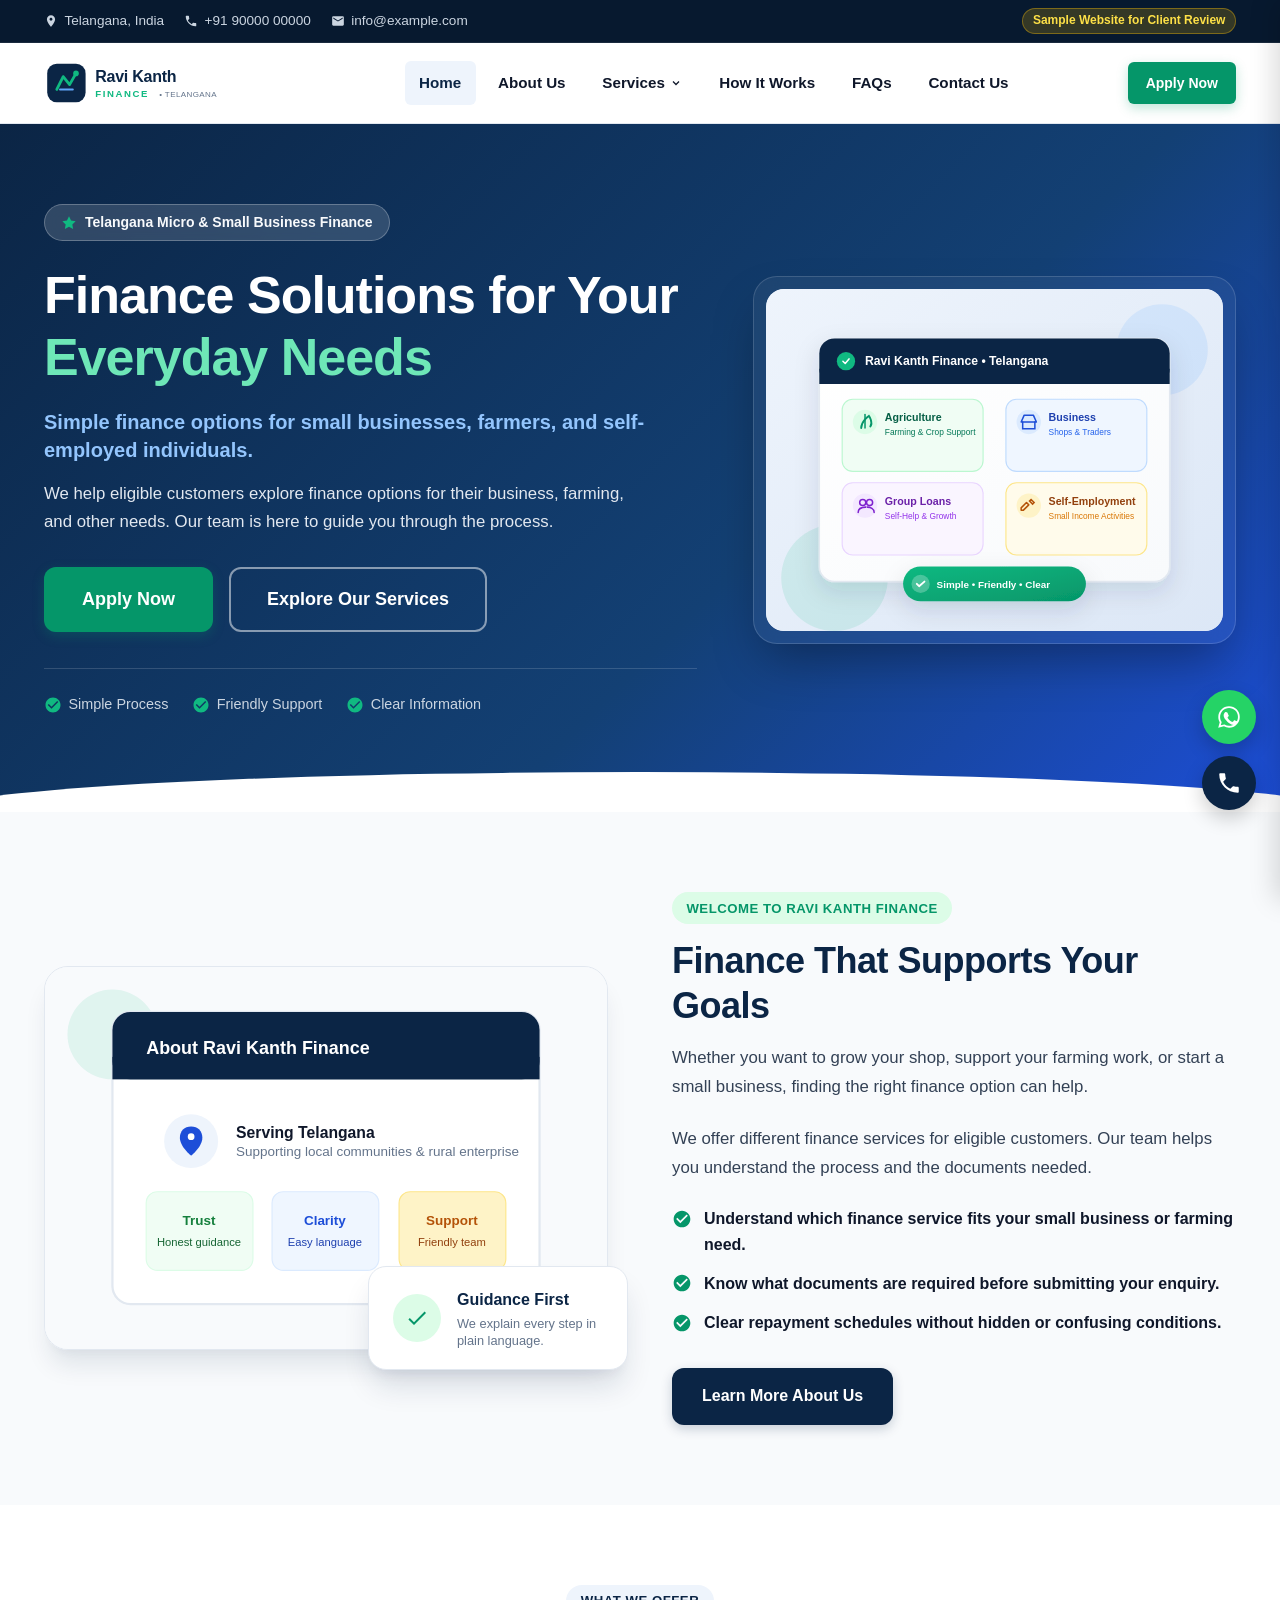
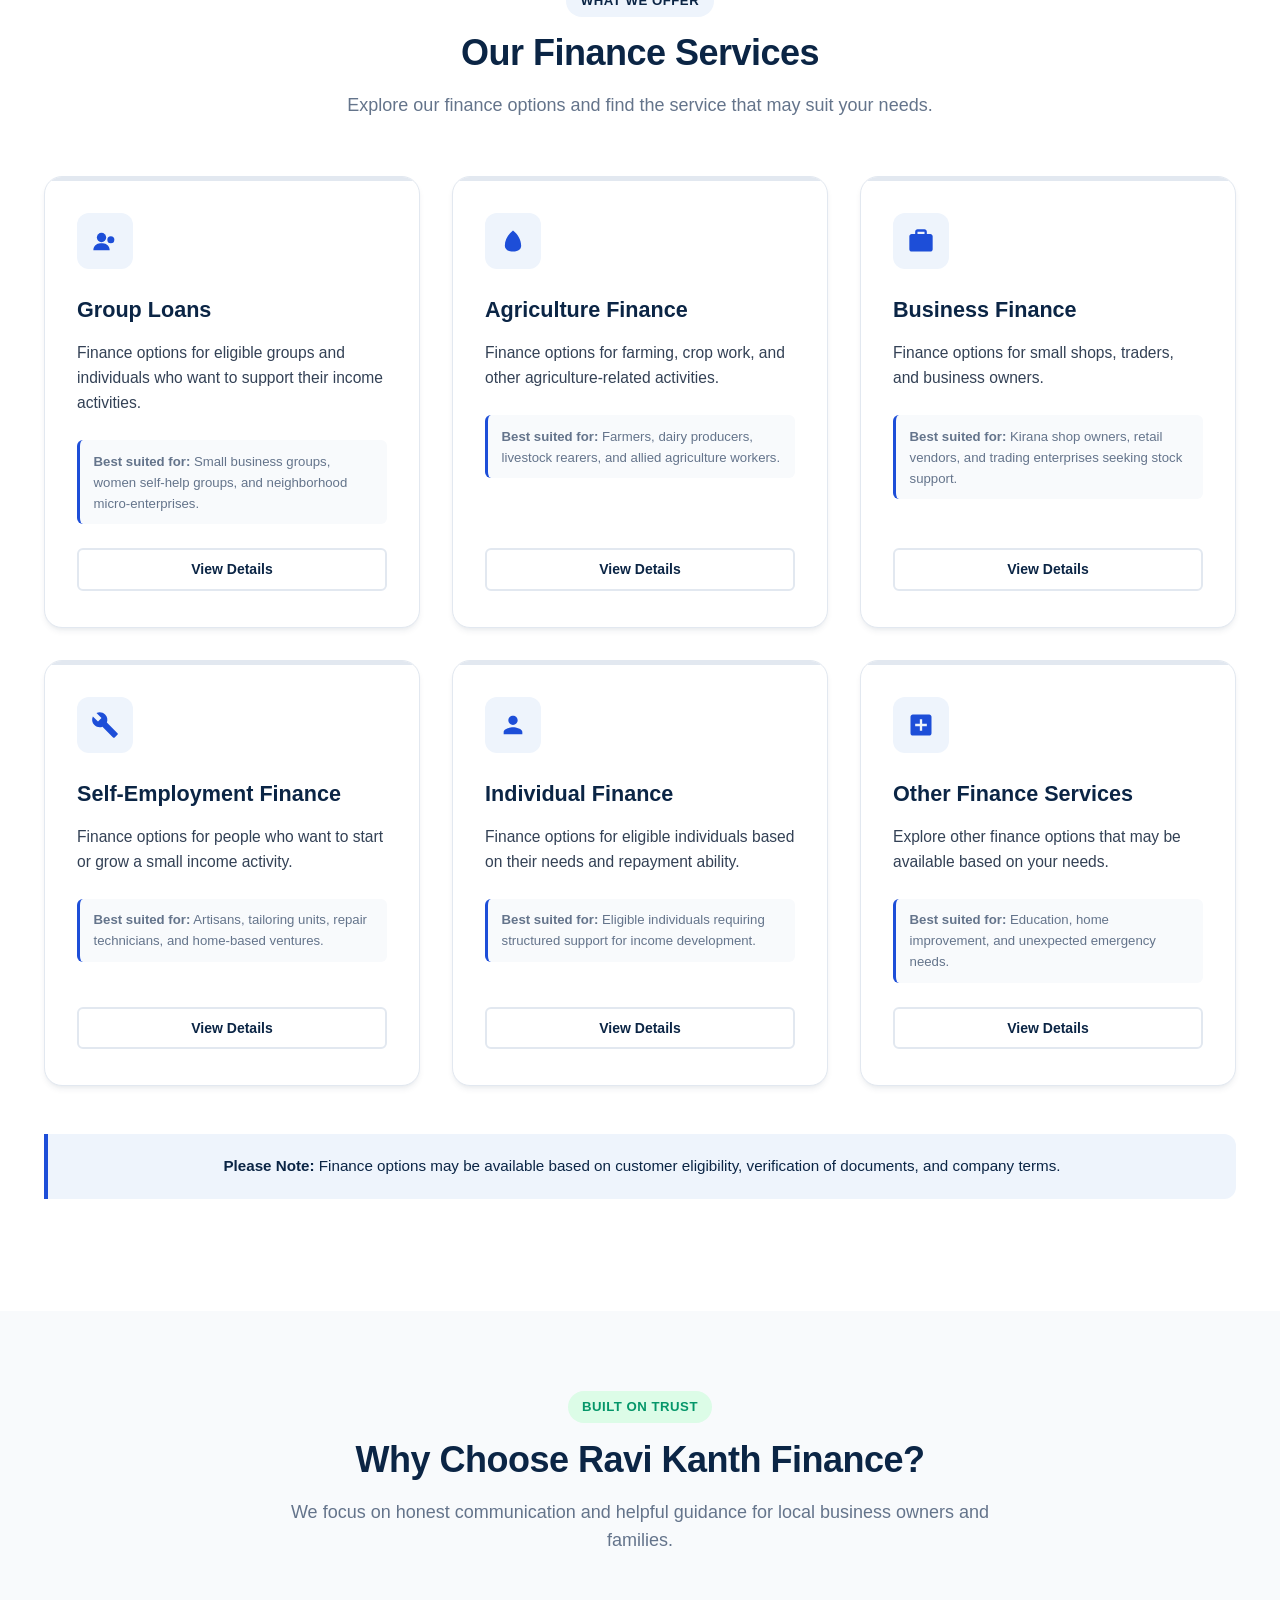
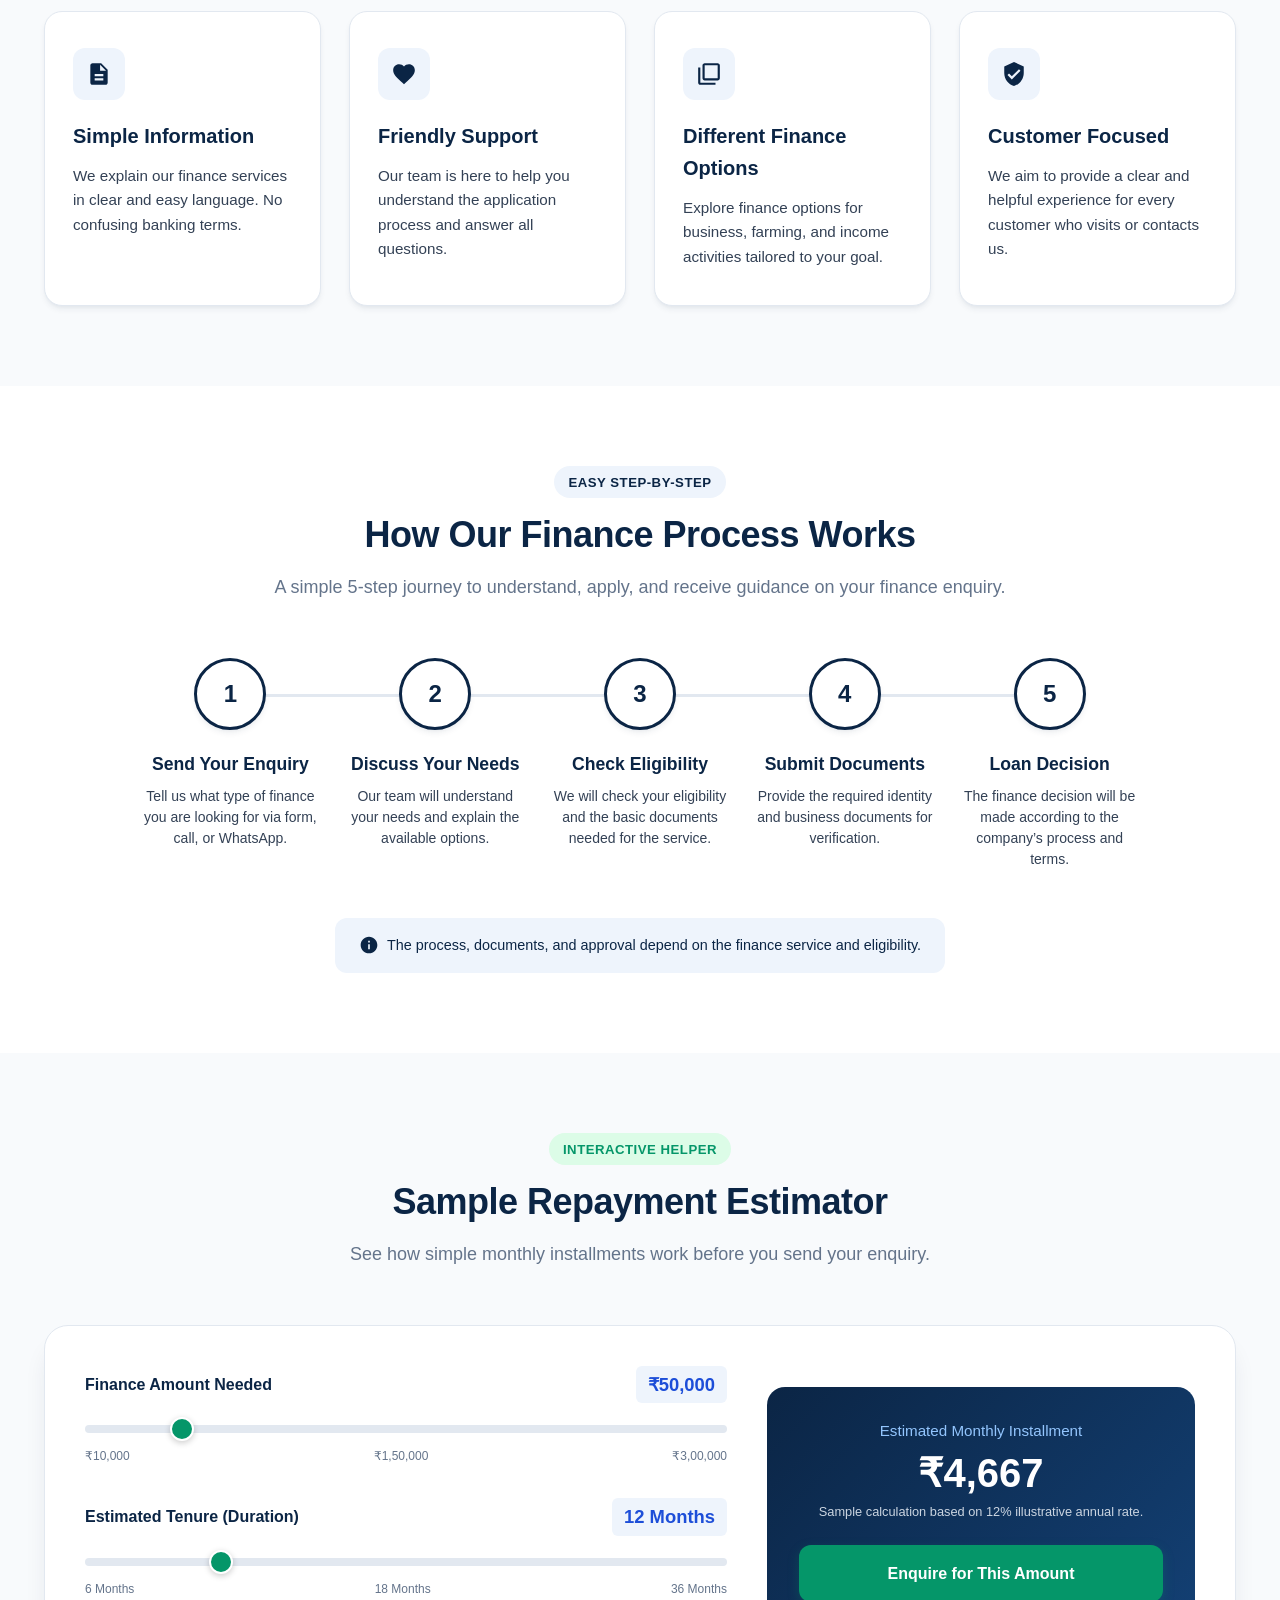
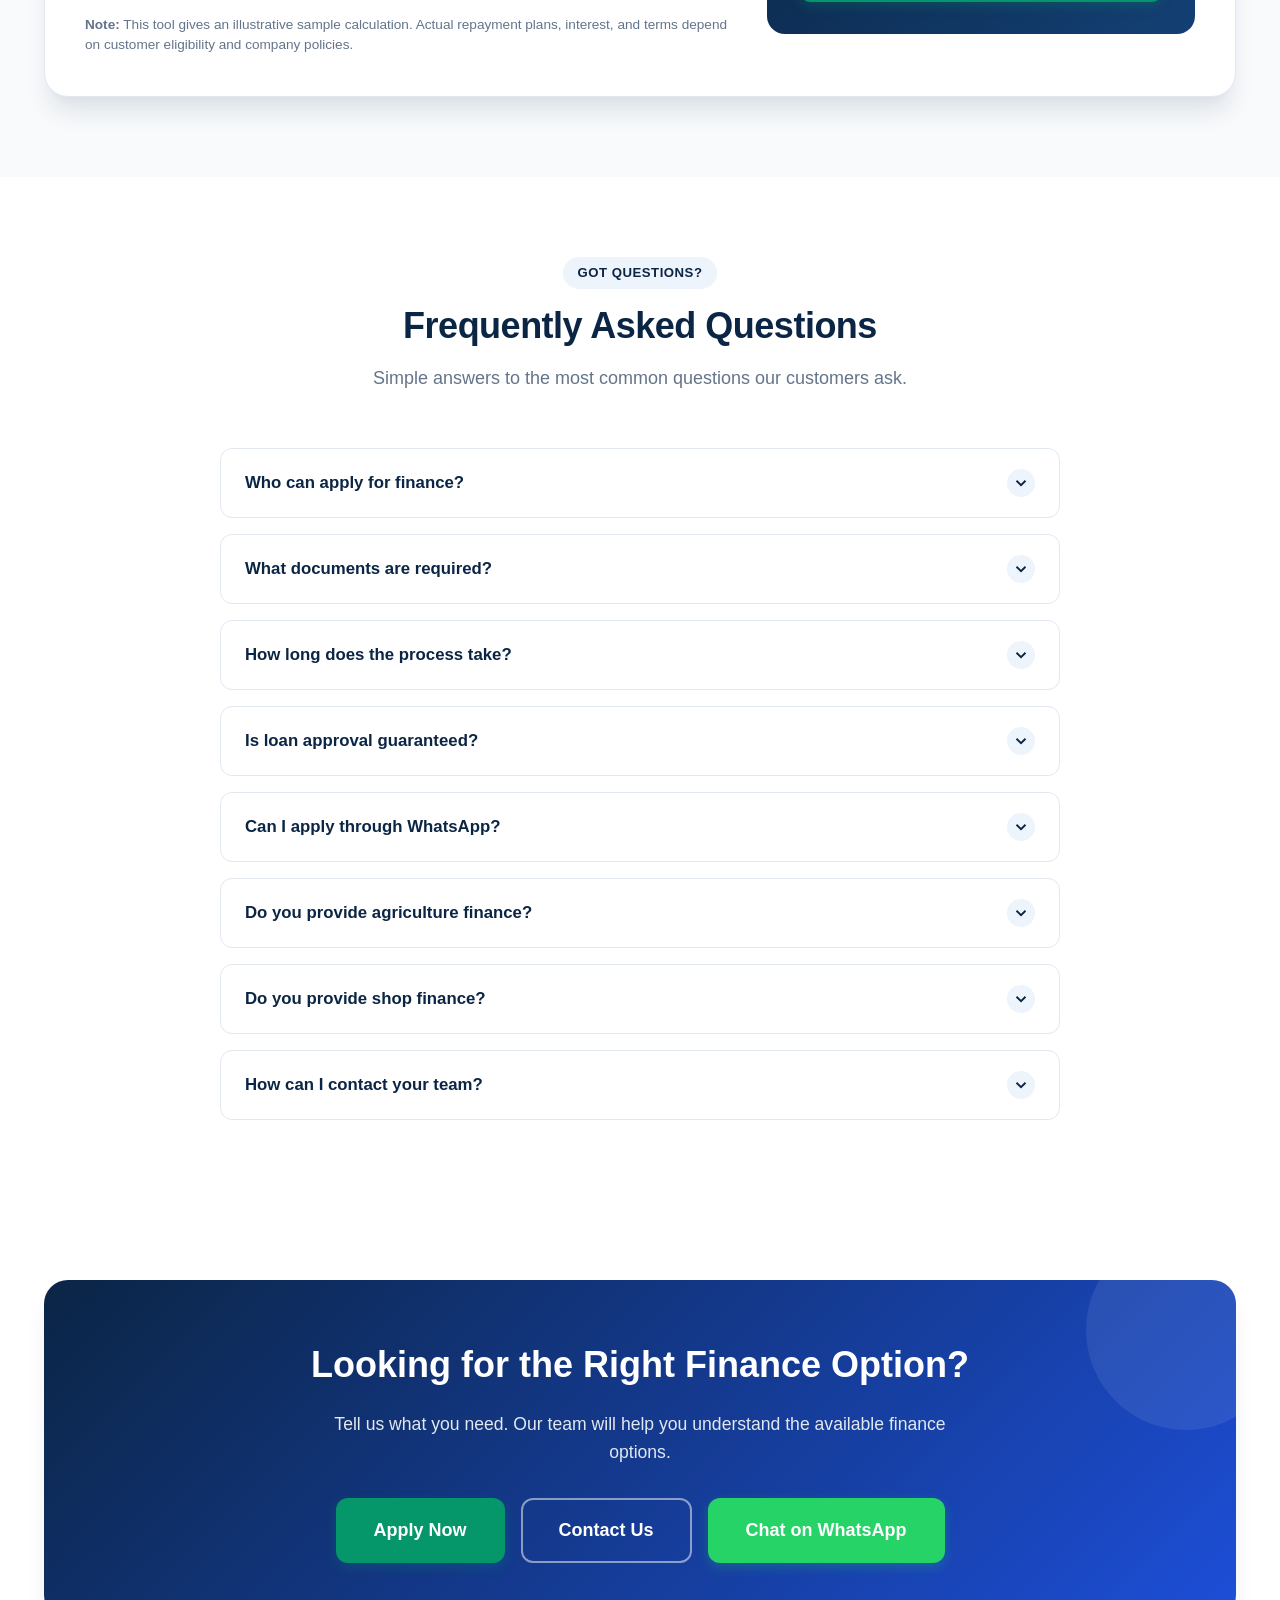
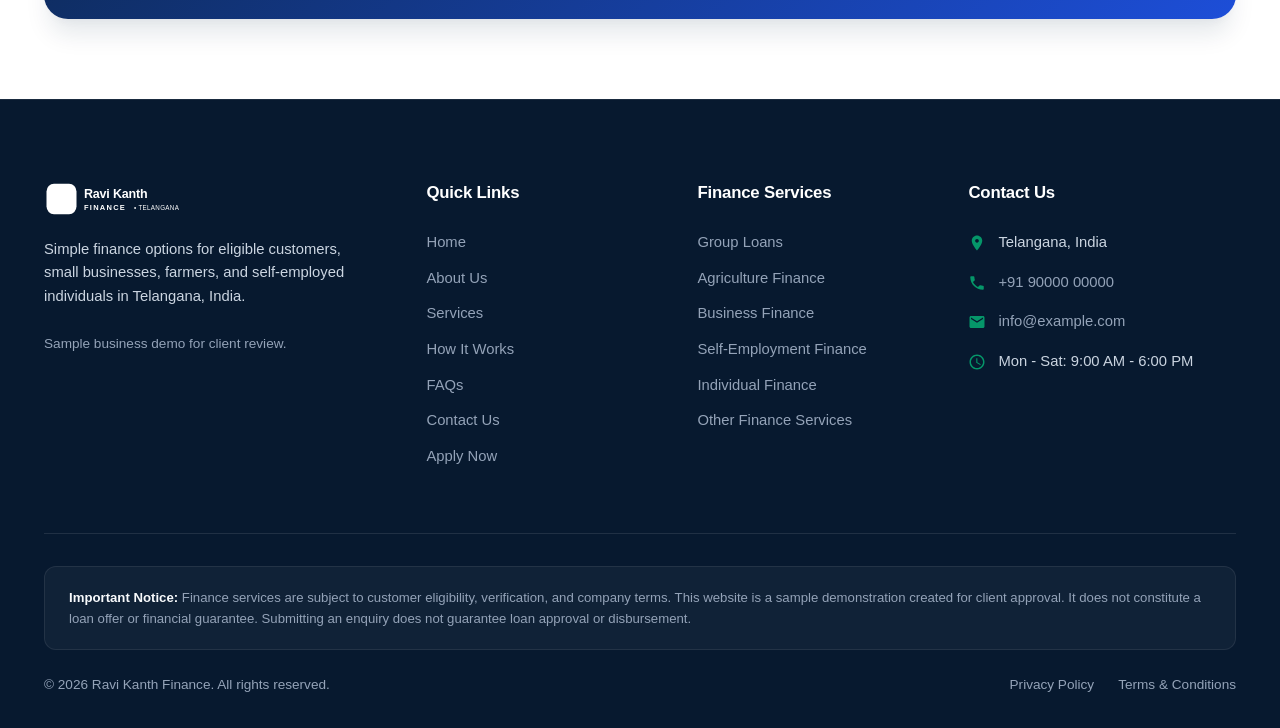
<file: index.html>
<!DOCTYPE html>
<html lang="en">
<head>
  <meta charset="UTF-8">
  <meta name="viewport" content="width=device-width, initial-scale=1.0">
  <title>Ravi Kanth Finance | Group Loans, Agriculture &amp; Business Finance</title>
  <meta name="description" content="Explore finance options for eligible customers, small businesses, farmers, and self-employed individuals in Telangana.">
  
  <!-- Favicon -->
  <link rel="icon" type="image/svg+xml" href="images/favicon.svg">
  
  <!-- Stylesheet -->
  <link rel="stylesheet" href="css/style.css">
</head>
<body>

  <!-- Top Announcement / Contact Bar -->
  <div class="top-bar">
    <div class="container top-bar-inner">
      <div class="top-bar-left">
        <div class="top-bar-item">
          <svg viewBox="0 0 24 24"><path d="M12 2C8.13 2 5 5.13 5 9c0 5.25 7 13 7 13s7-7.75 7-13c0-3.87-3.13-7-7-7zm0 9.5c-1.38 0-2.5-1.12-2.5-2.5s1.12-2.5 2.5-2.5 2.5 1.12 2.5 2.5-1.12 2.5-2.5 2.5z"/></svg>
          <span>Telangana, India</span>
        </div>
        <div class="top-bar-item">
          <svg viewBox="0 0 24 24"><path d="M6.62 10.79c1.44 2.83 3.76 5.14 6.59 6.59l2.2-2.2c.27-.27.67-.36 1.02-.24 1.12.37 2.33.57 3.57.57.55 0 1 .45 1 1V20c0 .55-.45 1-1 1-9.39 0-17-7.61-17-17 0-.55.45-1 1-1h3.5c.55 0 1 .45 1 1 0 1.25.2 2.45.57 3.57.11.35.03.74-.25 1.02l-2.2 2.2z"/></svg>
          <a href="tel:+919000000000" class="top-bar-link">+91 90000 00000</a>
        </div>
        <div class="top-bar-item">
          <svg viewBox="0 0 24 24"><path d="M20 4H4c-1.1 0-1.99.9-1.99 2L2 18c0 1.1.9 2 2 2h16c1.1 0 2-.9 2-2V6c0-1.1-.9-2-2-2zm0 4l-8 5-8-5V6l8 5 8-5v2z"/></svg>
          <a href="mailto:info@example.com" class="top-bar-link">info@example.com</a>
        </div>
      </div>
      <div class="top-bar-right">
        <span class="sample-notice-pill">Sample Website for Client Review</span>
      </div>
    </div>
  </div>

  <!-- Main Sticky Header -->
  <header class="site-header">
    <div class="container nav-container">
      <a href="index.html" class="brand-logo" aria-label="Ravi Kanth Finance Home">
        <img src="images/logo.svg" alt="Ravi Kanth Finance Logo" width="220" height="48">
      </a>

      <!-- Desktop Navigation -->
      <nav class="main-nav" aria-label="Main Navigation">
        <ul class="nav-menu">
          <li class="nav-item">
            <a href="index.html" class="nav-link active">Home</a>
          </li>
          <li class="nav-item">
            <a href="about.html" class="nav-link">About Us</a>
          </li>
          <li class="nav-item has-dropdown">
            <a href="services.html" class="nav-link">
              Services
              <svg class="chevron" viewBox="0 0 24 24" fill="none" stroke="currentColor" stroke-width="2.5"><polyline points="6 9 12 15 18 9"></polyline></svg>
            </a>
            <div class="dropdown-menu">
              <a href="group-loans.html" class="dropdown-item">
                <svg viewBox="0 0 24 24" fill="currentColor"><circle cx="9" cy="9" r="4"/><circle cx="17" cy="11" r="3"/><path d="M2 20c0-3.3 2.7-6 6-6h2c3.3 0 6 2.7 6 6H2z"/></svg>
                Group Loans
              </a>
              <a href="agriculture-finance.html" class="dropdown-item">
                <svg viewBox="0 0 24 24" fill="currentColor"><path d="M12 3v18M12 3c-4 3-7 8-7 13 0 2.5 2 5 7 5s7-2.5 7-5c0-5-3-10-7-13z"/></svg>
                Agriculture Finance
              </a>
              <a href="business-finance.html" class="dropdown-item">
                <svg viewBox="0 0 24 24" fill="currentColor"><path d="M20 6h-3V4c0-1.1-.9-2-2-2h-6c-1.1 0-2 .9-2 2v2H4c-1.1 0-2 .9-2 2v11c0 1.1.9 2 2 2h16c1.1 0 2-.9 2-2V8c0-1.1-.9-2-2-2zm-11-2h6v2H9V4z"/></svg>
                Business Finance
              </a>
              <a href="self-employment-finance.html" class="dropdown-item">
                <svg viewBox="0 0 24 24" fill="currentColor"><path d="M22.7 19l-9.1-9.1c.9-2.3.4-5-1.5-6.9-2-2-5-2.4-7.4-1.3L9 6 6 9 1.6 4.7C.4 7.1.9 10.1 2.9 12.1c1.9 1.9 4.6 2.4 6.9 1.5l9.1 9.1c.4.4 1 .4 1.4 0l2.3-2.3c.5-.4.5-1.1.1-1.4z"/></svg>
                Self-Employment
              </a>
              <a href="individual-finance.html" class="dropdown-item">
                <svg viewBox="0 0 24 24" fill="currentColor"><path d="M12 12c2.21 0 4-1.79 4-4s-1.79-4-4-4-4 1.79-4 4 1.79 4 4 4zm0 2c-2.67 0-8 1.34-8 4v2h16v-2c0-2.66-5.33-4-8-4z"/></svg>
                Individual Finance
              </a>
              <a href="other-finance.html" class="dropdown-item">
                <svg viewBox="0 0 24 24" fill="currentColor"><path d="M19 3H5c-1.1 0-2 .9-2 2v14c0 1.1.9 2 2 2h14c1.1 0 2-.9 2-2V5c0-1.1-.9-2-2-2zm-2 10h-4v4h-2v-4H7v-2h4V7h2v4h4v2z"/></svg>
                Other Finance
              </a>
            </div>
          </li>
          <li class="nav-item">
            <a href="#how-it-works" class="nav-link">How It Works</a>
          </li>
          <li class="nav-item">
            <a href="#faqs" class="nav-link">FAQs</a>
          </li>
          <li class="nav-item">
            <a href="contact.html" class="nav-link">Contact Us</a>
          </li>
        </ul>
      </nav>

      <!-- Header CTA & Mobile Trigger -->
      <div class="header-actions">
        <a href="apply.html" class="btn btn-primary btn-sm">Apply Now</a>
        <button class="hamburger" aria-label="Open Mobile Menu" aria-expanded="false">
          <svg viewBox="0 0 24 24" fill="none" stroke="currentColor" stroke-width="2.2" stroke-linecap="round"><line x1="3" y1="6" x2="21" y2="6"></line><line x1="3" y1="12" x2="21" y2="12"></line><line x1="3" y1="18" x2="21" y2="18"></line></svg>
        </button>
      </div>
    </div>
  </header>

  <!-- Mobile Drawer Backdrop & Menu -->
  <div class="mobile-backdrop"></div>
  <div class="mobile-drawer" role="dialog" aria-label="Mobile Navigation">
    <div class="mobile-drawer-header">
      <img src="images/logo.svg" alt="Ravi Kanth Finance" width="160" height="36">
      <button class="drawer-close" aria-label="Close menu">
        <svg width="24" height="24" viewBox="0 0 24 24" fill="none" stroke="currentColor" stroke-width="2.5"><line x1="18" y1="6" x2="6" y2="18"></line><line x1="6" y1="6" x2="18" y2="18"></line></svg>
      </button>
    </div>
    <div class="drawer-menu">
      <a href="index.html" class="drawer-link active">Home</a>
      <a href="about.html" class="drawer-link">About Us</a>
      <a href="services.html" class="drawer-link">Services Overview</a>
      <div class="drawer-submenu">
        <a href="group-loans.html" class="drawer-sublink">• Group Loans</a>
        <a href="agriculture-finance.html" class="drawer-sublink">• Agriculture Finance</a>
        <a href="business-finance.html" class="drawer-sublink">• Business Finance</a>
        <a href="self-employment-finance.html" class="drawer-sublink">• Self-Employment Finance</a>
        <a href="individual-finance.html" class="drawer-sublink">• Individual Finance</a>
        <a href="other-finance.html" class="drawer-sublink">• Other Finance Services</a>
      </div>
      <a href="#how-it-works" class="drawer-link">How It Works</a>
      <a href="#faqs" class="drawer-link">FAQs</a>
      <a href="contact.html" class="drawer-link">Contact Us</a>
    </div>
    <div style="margin-top: auto; display: flex; flex-direction: column; gap: 0.75rem;">
      <a href="apply.html" class="btn btn-primary" style="width: 100%;">Apply Now</a>
      <a href="https://wa.me/919000000000?text=Hello%2C%20I%20would%20like%20to%20know%20more%20about%20your%20finance%20services." class="btn btn-whatsapp" style="width: 100%;" target="_blank" rel="noopener">WhatsApp Us</a>
    </div>
  </div>

  <main>
    <!-- HERO SECTION -->
    <section class="hero">
      <div class="container">
        <div class="hero-grid">
          <div class="hero-content">
            <div class="hero-badge">
              <svg viewBox="0 0 24 24" fill="currentColor"><path d="M12 2L15.09 8.26L22 9.27L17 14.14L18.18 21.02L12 17.77L5.82 21.02L7 14.14L2 9.27L8.91 8.26L12 2Z"/></svg>
              <span>Telangana Micro &amp; Small Business Finance</span>
            </div>
            <h1 class="hero-title">
              Finance Solutions for Your <span class="highlight">Everyday Needs</span>
            </h1>
            <p class="hero-subtitle">
              Simple finance options for small businesses, farmers, and self-employed individuals.
            </p>
            <p class="hero-description">
              We help eligible customers explore finance options for their business, farming, and other needs. Our team is here to guide you through the process.
            </p>
            <div class="hero-buttons">
              <a href="apply.html" class="btn btn-primary btn-lg">Apply Now</a>
              <a href="services.html" class="btn btn-outline-white btn-lg">Explore Our Services</a>
            </div>
            <div class="hero-trust-bar">
              <div class="hero-trust-item">
                <svg viewBox="0 0 24 24" fill="currentColor"><path d="M12 2C6.48 2 2 6.48 2 12s4.48 10 10 10 10-4.48 10-10S17.52 2 12 2zm-2 15l-5-5 1.41-1.41L10 14.17l7.59-7.59L19 8l-9 9z"/></svg>
                <span>Simple Process</span>
              </div>
              <div class="hero-trust-item">
                <svg viewBox="0 0 24 24" fill="currentColor"><path d="M12 2C6.48 2 2 6.48 2 12s4.48 10 10 10 10-4.48 10-10S17.52 2 12 2zm-2 15l-5-5 1.41-1.41L10 14.17l7.59-7.59L19 8l-9 9z"/></svg>
                <span>Friendly Support</span>
              </div>
              <div class="hero-trust-item">
                <svg viewBox="0 0 24 24" fill="currentColor"><path d="M12 2C6.48 2 2 6.48 2 12s4.48 10 10 10 10-4.48 10-10S17.52 2 12 2zm-2 15l-5-5 1.41-1.41L10 14.17l7.59-7.59L19 8l-9 9z"/></svg>
                <span>Clear Information</span>
              </div>
            </div>
          </div>

          <div class="hero-visual">
            <div class="hero-image-card">
              <img src="images/hero-art.svg" alt="Ravi Kanth Finance Microfinance and Rural Small Business Support in Telangana" width="500" height="375">
            </div>
          </div>
        </div>
      </div>
    </section>

    <!-- INTRODUCTION SECTION -->
    <section class="section section-bg">
      <div class="container">
        <div class="intro-grid">
          <div class="intro-image-wrap">
            <img src="images/about-art.svg" alt="Finance Support for Local Communities" width="500" height="340">
            <div class="intro-float-badge">
              <div class="badge-icon">
                <svg width="24" height="24" viewBox="0 0 24 24" fill="currentColor"><path d="M9 16.17L4.83 12l-1.42 1.41L9 19 21 7l-1.41-1.41z"/></svg>
              </div>
              <div class="badge-text">
                <h4>Guidance First</h4>
                <p>We explain every step in plain language.</p>
              </div>
            </div>
          </div>

          <div class="intro-content">
            <div class="section-tag green">Welcome to Ravi Kanth Finance</div>
            <h2 class="section-title">Finance That Supports Your Goals</h2>
            <p>
              Whether you want to grow your shop, support your farming work, or start a small business, finding the right finance option can help.
            </p>
            <p>
              We offer different finance services for eligible customers. Our team helps you understand the process and the documents needed.
            </p>
            <div class="intro-checklist">
              <div class="intro-check-item">
                <svg viewBox="0 0 24 24" fill="currentColor"><path d="M12 2C6.48 2 2 6.48 2 12s4.48 10 10 10 10-4.48 10-10S17.52 2 12 2zm-2 15l-5-5 1.41-1.41L10 14.17l7.59-7.59L19 8l-9 9z"/></svg>
                <span>Understand which finance service fits your small business or farming need.</span>
              </div>
              <div class="intro-check-item">
                <svg viewBox="0 0 24 24" fill="currentColor"><path d="M12 2C6.48 2 2 6.48 2 12s4.48 10 10 10 10-4.48 10-10S17.52 2 12 2zm-2 15l-5-5 1.41-1.41L10 14.17l7.59-7.59L19 8l-9 9z"/></svg>
                <span>Know what documents are required before submitting your enquiry.</span>
              </div>
              <div class="intro-check-item">
                <svg viewBox="0 0 24 24" fill="currentColor"><path d="M12 2C6.48 2 2 6.48 2 12s4.48 10 10 10 10-4.48 10-10S17.52 2 12 2zm-2 15l-5-5 1.41-1.41L10 14.17l7.59-7.59L19 8l-9 9z"/></svg>
                <span>Clear repayment schedules without hidden or confusing conditions.</span>
              </div>
            </div>
            <a href="about.html" class="btn btn-navy">Learn More About Us</a>
          </div>
        </div>
      </div>
    </section>

    <!-- SERVICES SECTION -->
    <section class="section">
      <div class="container">
        <div class="section-header">
          <div class="section-tag">What We Offer</div>
          <h2 class="section-title">Our Finance Services</h2>
          <p class="section-subtitle">
            Explore our finance options and find the service that may suit your needs.
          </p>
        </div>

        <div class="services-grid">
          <!-- Card 1: Group Loans -->
          <div class="service-card">
            <div>
              <div class="service-icon-box">
                <svg viewBox="0 0 24 24" fill="currentColor"><circle cx="9" cy="9" r="4"/><circle cx="17" cy="11" r="3"/><path d="M2 20c0-3.3 2.7-6 6-6h2c3.3 0 6 2.7 6 6H2z"/></svg>
              </div>
              <h3 class="service-card-title">Group Loans</h3>
              <p class="service-card-desc">
                Finance options for eligible groups and individuals who want to support their income activities.
              </p>
              <div class="service-card-audience">
                <strong>Best suited for:</strong> Small business groups, women self-help groups, and neighborhood micro-enterprises.
              </div>
            </div>
            <div class="service-card-footer">
              <a href="group-loans.html" class="btn btn-outline btn-sm" style="width: 100%;">View Details</a>
            </div>
          </div>

          <!-- Card 2: Agriculture Finance -->
          <div class="service-card">
            <div>
              <div class="service-icon-box">
                <svg viewBox="0 0 24 24" fill="currentColor"><path d="M12 3v18M12 3c-4 3-7 8-7 13 0 2.5 2 5 7 5s7-2.5 7-5c0-5-3-10-7-13z"/></svg>
              </div>
              <h3 class="service-card-title">Agriculture Finance</h3>
              <p class="service-card-desc">
                Finance options for farming, crop work, and other agriculture-related activities.
              </p>
              <div class="service-card-audience">
                <strong>Best suited for:</strong> Farmers, dairy producers, livestock rearers, and allied agriculture workers.
              </div>
            </div>
            <div class="service-card-footer">
              <a href="agriculture-finance.html" class="btn btn-outline btn-sm" style="width: 100%;">View Details</a>
            </div>
          </div>

          <!-- Card 3: Business Finance -->
          <div class="service-card">
            <div>
              <div class="service-icon-box">
                <svg viewBox="0 0 24 24" fill="currentColor"><path d="M20 6h-3V4c0-1.1-.9-2-2-2h-6c-1.1 0-2 .9-2 2v2H4c-1.1 0-2 .9-2 2v11c0 1.1.9 2 2 2h16c1.1 0 2-.9 2-2V8c0-1.1-.9-2-2-2zm-11-2h6v2H9V4z"/></svg>
              </div>
              <h3 class="service-card-title">Business Finance</h3>
              <p class="service-card-desc">
                Finance options for small shops, traders, and business owners.
              </p>
              <div class="service-card-audience">
                <strong>Best suited for:</strong> Kirana shop owners, retail vendors, and trading enterprises seeking stock support.
              </div>
            </div>
            <div class="service-card-footer">
              <a href="business-finance.html" class="btn btn-outline btn-sm" style="width: 100%;">View Details</a>
            </div>
          </div>

          <!-- Card 4: Self-Employment Finance -->
          <div class="service-card">
            <div>
              <div class="service-icon-box">
                <svg viewBox="0 0 24 24" fill="currentColor"><path d="M22.7 19l-9.1-9.1c.9-2.3.4-5-1.5-6.9-2-2-5-2.4-7.4-1.3L9 6 6 9 1.6 4.7C.4 7.1.9 10.1 2.9 12.1c1.9 1.9 4.6 2.4 6.9 1.5l9.1 9.1c.4.4 1 .4 1.4 0l2.3-2.3c.5-.4.5-1.1.1-1.4z"/></svg>
              </div>
              <h3 class="service-card-title">Self-Employment Finance</h3>
              <p class="service-card-desc">
                Finance options for people who want to start or grow a small income activity.
              </p>
              <div class="service-card-audience">
                <strong>Best suited for:</strong> Artisans, tailoring units, repair technicians, and home-based ventures.
              </div>
            </div>
            <div class="service-card-footer">
              <a href="self-employment-finance.html" class="btn btn-outline btn-sm" style="width: 100%;">View Details</a>
            </div>
          </div>

          <!-- Card 5: Individual Finance -->
          <div class="service-card">
            <div>
              <div class="service-icon-box">
                <svg viewBox="0 0 24 24" fill="currentColor"><path d="M12 12c2.21 0 4-1.79 4-4s-1.79-4-4-4-4 1.79-4 4 1.79 4 4 4zm0 2c-2.67 0-8 1.34-8 4v2h16v-2c0-2.66-5.33-4-8-4z"/></svg>
              </div>
              <h3 class="service-card-title">Individual Finance</h3>
              <p class="service-card-desc">
                Finance options for eligible individuals based on their needs and repayment ability.
              </p>
              <div class="service-card-audience">
                <strong>Best suited for:</strong> Eligible individuals requiring structured support for income development.
              </div>
            </div>
            <div class="service-card-footer">
              <a href="individual-finance.html" class="btn btn-outline btn-sm" style="width: 100%;">View Details</a>
            </div>
          </div>

          <!-- Card 6: Other Finance Services -->
          <div class="service-card">
            <div>
              <div class="service-icon-box">
                <svg viewBox="0 0 24 24" fill="currentColor"><path d="M19 3H5c-1.1 0-2 .9-2 2v14c0 1.1.9 2 2 2h14c1.1 0 2-.9 2-2V5c0-1.1-.9-2-2-2zm-2 10h-4v4h-2v-4H7v-2h4V7h2v4h4v2z"/></svg>
              </div>
              <h3 class="service-card-title">Other Finance Services</h3>
              <p class="service-card-desc">
                Explore other finance options that may be available based on your needs.
              </p>
              <div class="service-card-audience">
                <strong>Best suited for:</strong> Education, home improvement, and unexpected emergency needs.
              </div>
            </div>
            <div class="service-card-footer">
              <a href="other-finance.html" class="btn btn-outline btn-sm" style="width: 100%;">View Details</a>
            </div>
          </div>
        </div>

        <div class="info-note-box" style="margin-top: 3rem; text-align: center;">
          <p>
            <strong>Please Note:</strong> Finance options may be available based on customer eligibility, verification of documents, and company terms.
          </p>
        </div>
      </div>
    </section>

    <!-- WHY CHOOSE US SECTION -->
    <section class="section section-bg">
      <div class="container">
        <div class="section-header">
          <div class="section-tag green">Built on Trust</div>
          <h2 class="section-title">Why Choose Ravi Kanth Finance?</h2>
          <p class="section-subtitle">
            We focus on honest communication and helpful guidance for local business owners and families.
          </p>
        </div>

        <div class="why-grid">
          <!-- Card 1 -->
          <div class="why-card">
            <div class="why-icon">
              <svg viewBox="0 0 24 24" fill="currentColor"><path d="M14 2H6c-1.1 0-1.99.9-1.99 2L4 20c0 1.1.89 2 1.99 2H18c1.1 0 2-.9 2-2V8l-6-6zm2 16H8v-2h8v2zm0-4H8v-2h8v2zm-3-5V3.5L18.5 9H13z"/></svg>
            </div>
            <h3>Simple Information</h3>
            <p>
              We explain our finance services in clear and easy language. No confusing banking terms.
            </p>
          </div>

          <!-- Card 2 -->
          <div class="why-card">
            <div class="why-icon">
              <svg viewBox="0 0 24 24" fill="currentColor"><path d="M12 21.35l-1.45-1.32C5.4 15.36 2 12.28 2 8.5 2 5.42 4.42 3 7.5 3c1.74 0 3.41.81 4.5 2.09C13.09 3.81 14.76 3 16.5 3 19.58 3 22 5.42 22 8.5c0 3.78-3.4 6.86-8.55 11.54L12 21.35z"/></svg>
            </div>
            <h3>Friendly Support</h3>
            <p>
              Our team is here to help you understand the application process and answer all questions.
            </p>
          </div>

          <!-- Card 3 -->
          <div class="why-card">
            <div class="why-icon">
              <svg viewBox="0 0 24 24" fill="currentColor"><path d="M4 6H2v14c0 1.1.9 2 2 2h14v-2H4V6zm16-4H8c-1.1 0-2 .9-2 2v12c0 1.1.9 2 2 2h12c1.1 0 2-.9 2-2V4c0-1.1-.9-2-2-2zm0 14H8V4h12v12z"/></svg>
            </div>
            <h3>Different Finance Options</h3>
            <p>
              Explore finance options for business, farming, and income activities tailored to your goal.
            </p>
          </div>

          <!-- Card 4 -->
          <div class="why-card">
            <div class="why-icon">
              <svg viewBox="0 0 24 24" fill="currentColor"><path d="M12 1L3 5v6c0 5.55 3.84 10.74 9 12 5.16-1.26 9-6.45 9-12V5l-9-4zm-2 16l-4-4 1.41-1.41L10 14.17l6.59-6.59L18 9l-8 8z"/></svg>
            </div>
            <h3>Customer Focused</h3>
            <p>
              We aim to provide a clear and helpful experience for every customer who visits or contacts us.
            </p>
          </div>
        </div>
      </div>
    </section>

    <!-- HOW IT WORKS SECTION (5-STEP TIMELINE) -->
    <section class="section" id="how-it-works">
      <div class="container">
        <div class="section-header">
          <div class="section-tag">Easy Step-by-Step</div>
          <h2 class="section-title">How Our Finance Process Works</h2>
          <p class="section-subtitle">
            A simple 5-step journey to understand, apply, and receive guidance on your finance enquiry.
          </p>
        </div>

        <div class="timeline-wrapper">
          <div class="timeline-line"></div>
          <div class="timeline-steps">
            <!-- Step 1 -->
            <div class="step-card">
              <div class="step-number">1</div>
              <h3 class="step-title">Send Your Enquiry</h3>
              <p class="step-desc">Tell us what type of finance you are looking for via form, call, or WhatsApp.</p>
            </div>

            <!-- Step 2 -->
            <div class="step-card">
              <div class="step-number">2</div>
              <h3 class="step-title">Discuss Your Needs</h3>
              <p class="step-desc">Our team will understand your needs and explain the available options.</p>
            </div>

            <!-- Step 3 -->
            <div class="step-card">
              <div class="step-number">3</div>
              <h3 class="step-title">Check Eligibility</h3>
              <p class="step-desc">We will check your eligibility and the basic documents needed for the service.</p>
            </div>

            <!-- Step 4 -->
            <div class="step-card">
              <div class="step-number">4</div>
              <h3 class="step-title">Submit Documents</h3>
              <p class="step-desc">Provide the required identity and business documents for verification.</p>
            </div>

            <!-- Step 5 -->
            <div class="step-card">
              <div class="step-number">5</div>
              <h3 class="step-title">Loan Decision</h3>
              <p class="step-desc">The finance decision will be made according to the company’s process and terms.</p>
            </div>
          </div>
        </div>

        <div style="text-align: center;">
          <div class="timeline-note">
            <svg width="20" height="20" viewBox="0 0 24 24" fill="currentColor"><path d="M12 2C6.48 2 2 6.48 2 12s4.48 10 10 10 10-4.48 10-10S17.52 2 12 2zm1 15h-2v-6h2v6zm0-8h-2V7h2v2z"/></svg>
            <span>The process, documents, and approval depend on the finance service and eligibility.</span>
          </div>
        </div>
      </div>
    </section>

    <!-- SIMPLE REPAYMENT ESTIMATOR / CALCULATOR -->
    <section class="section section-bg">
      <div class="container">
        <div class="section-header">
          <div class="section-tag green">Interactive Helper</div>
          <h2 class="section-title">Sample Repayment Estimator</h2>
          <p class="section-subtitle">
            See how simple monthly installments work before you send your enquiry.
          </p>
        </div>

        <div class="calc-card">
          <div class="calc-inputs">
            <!-- Amount Slider -->
            <div class="calc-control-group">
              <div class="calc-label-row">
                <label for="calc-amount-slider" class="calc-label">Finance Amount Needed</label>
                <span class="calc-value-badge" id="calc-amount-val">₹50,000</span>
              </div>
              <input type="range" id="calc-amount-slider" class="calc-slider" min="10000" max="300000" step="5000" value="50000">
              <div style="display: flex; justify-content: space-between; font-size: 0.75rem; color: var(--text-muted); margin-top: 0.4rem;">
                <span>₹10,000</span>
                <span>₹1,50,000</span>
                <span>₹3,00,000</span>
              </div>
            </div>

            <!-- Tenure Slider -->
            <div class="calc-control-group" style="margin-bottom: 1rem;">
              <div class="calc-label-row">
                <label for="calc-tenure-slider" class="calc-label">Estimated Tenure (Duration)</label>
                <span class="calc-value-badge" id="calc-tenure-val">12 Months</span>
              </div>
              <input type="range" id="calc-tenure-slider" class="calc-slider" min="6" max="36" step="6" value="12">
              <div style="display: flex; justify-content: space-between; font-size: 0.75rem; color: var(--text-muted); margin-top: 0.4rem;">
                <span>6 Months</span>
                <span>18 Months</span>
                <span>36 Months</span>
              </div>
            </div>

            <p style="font-size: 0.85rem; color: var(--text-muted); line-height: 1.5;">
              <strong>Note:</strong> This tool gives an illustrative sample calculation. Actual repayment plans, interest, and terms depend on customer eligibility and company policies.
            </p>
          </div>

          <div class="calc-result-box">
            <span class="calc-result-label">Estimated Monthly Installment</span>
            <div class="calc-result-amount" id="calc-monthly-emi">₹4,667</div>
            <p class="calc-result-subtext">Sample calculation based on 12% illustrative annual rate.</p>
            <a href="apply.html" class="btn btn-primary" style="width: 100%;">Enquire for This Amount</a>
          </div>
        </div>
      </div>
    </section>

    <!-- FAQS SECTION -->
    <section class="section" id="faqs">
      <div class="container">
        <div class="section-header">
          <div class="section-tag">Got Questions?</div>
          <h2 class="section-title">Frequently Asked Questions</h2>
          <p class="section-subtitle">
            Simple answers to the most common questions our customers ask.
          </p>
        </div>

        <div class="faq-list">
          <!-- FAQ 1 -->
          <div class="faq-item">
            <button class="faq-question" aria-expanded="false">
              <span>Who can apply for finance?</span>
              <div class="faq-icon">
                <svg width="18" height="18" viewBox="0 0 24 24" fill="currentColor"><polyline points="6 9 12 15 18 9" stroke="currentColor" stroke-width="2.5" fill="none"></polyline></svg>
              </div>
            </button>
            <div class="faq-answer">
              <div class="faq-answer-inner">
                Eligible individuals, business owners, farmers, and other customers in Telangana may apply based on the finance service and repayment ability.
              </div>
            </div>
          </div>

          <!-- FAQ 2 -->
          <div class="faq-item">
            <button class="faq-question" aria-expanded="false">
              <span>What documents are required?</span>
              <div class="faq-icon">
                <svg width="18" height="18" viewBox="0 0 24 24" fill="currentColor"><polyline points="6 9 12 15 18 9" stroke="currentColor" stroke-width="2.5" fill="none"></polyline></svg>
              </div>
            </button>
            <div class="faq-answer">
              <div class="faq-answer-inner">
                The required documents depend on the finance service and the company’s process. Usually, basic identity proof, address proof, and simple business or farming records are requested.
              </div>
            </div>
          </div>

          <!-- FAQ 3 -->
          <div class="faq-item">
            <button class="faq-question" aria-expanded="false">
              <span>How long does the process take?</span>
              <div class="faq-icon">
                <svg width="18" height="18" viewBox="0 0 24 24" fill="currentColor"><polyline points="6 9 12 15 18 9" stroke="currentColor" stroke-width="2.5" fill="none"></polyline></svg>
              </div>
            </button>
            <div class="faq-answer">
              <div class="faq-answer-inner">
                The process time depends on the service, documents submitted, and customer eligibility. Our team works to guide you as quickly and smoothly as possible.
              </div>
            </div>
          </div>

          <!-- FAQ 4 -->
          <div class="faq-item">
            <button class="faq-question" aria-expanded="false">
              <span>Is loan approval guaranteed?</span>
              <div class="faq-icon">
                <svg width="18" height="18" viewBox="0 0 24 24" fill="currentColor"><polyline points="6 9 12 15 18 9" stroke="currentColor" stroke-width="2.5" fill="none"></polyline></svg>
              </div>
            </button>
            <div class="faq-answer">
              <div class="faq-answer-inner">
                No. Finance approval depends on eligibility, verification, and the company’s terms. We do not make false promises of guaranteed approval.
              </div>
            </div>
          </div>

          <!-- FAQ 5 -->
          <div class="faq-item">
            <button class="faq-question" aria-expanded="false">
              <span>Can I apply through WhatsApp?</span>
              <div class="faq-icon">
                <svg width="18" height="18" viewBox="0 0 24 24" fill="currentColor"><polyline points="6 9 12 15 18 9" stroke="currentColor" stroke-width="2.5" fill="none"></polyline></svg>
              </div>
            </button>
            <div class="faq-answer">
              <div class="faq-answer-inner">
                Yes. You can send an enquiry through WhatsApp. Our friendly team will reply and explain the steps.
              </div>
            </div>
          </div>

          <!-- FAQ 6 -->
          <div class="faq-item">
            <button class="faq-question" aria-expanded="false">
              <span>Do you provide agriculture finance?</span>
              <div class="faq-icon">
                <svg width="18" height="18" viewBox="0 0 24 24" fill="currentColor"><polyline points="6 9 12 15 18 9" stroke="currentColor" stroke-width="2.5" fill="none"></polyline></svg>
              </div>
            </button>
            <div class="faq-answer">
              <div class="faq-answer-inner">
                Agriculture finance options may be available based on the company’s services and customer eligibility.
              </div>
            </div>
          </div>

          <!-- FAQ 7 -->
          <div class="faq-item">
            <button class="faq-question" aria-expanded="false">
              <span>Do you provide shop finance?</span>
              <div class="faq-icon">
                <svg width="18" height="18" viewBox="0 0 24 24" fill="currentColor"><polyline points="6 9 12 15 18 9" stroke="currentColor" stroke-width="2.5" fill="none"></polyline></svg>
              </div>
            </button>
            <div class="faq-answer">
              <div class="faq-answer-inner">
                Shop finance options may be available for eligible business owners looking for working capital or stock purchase support.
              </div>
            </div>
          </div>

          <!-- FAQ 8 -->
          <div class="faq-item">
            <button class="faq-question" aria-expanded="false">
              <span>How can I contact your team?</span>
              <div class="faq-icon">
                <svg width="18" height="18" viewBox="0 0 24 24" fill="currentColor"><polyline points="6 9 12 15 18 9" stroke="currentColor" stroke-width="2.5" fill="none"></polyline></svg>
              </div>
            </button>
            <div class="faq-answer">
              <div class="faq-answer-inner">
                You can call us at +91 90000 00000, send a WhatsApp message, or submit an enquiry form on our Contact Us page.
              </div>
            </div>
          </div>
        </div>
      </div>
    </section>

    <!-- CALL TO ACTION SECTION -->
    <section class="section">
      <div class="container">
        <div class="cta-banner">
          <h2 class="cta-title">Looking for the Right Finance Option?</h2>
          <p class="cta-desc">
            Tell us what you need. Our team will help you understand the available finance options.
          </p>
          <div class="cta-buttons">
            <a href="apply.html" class="btn btn-primary btn-lg">Apply Now</a>
            <a href="contact.html" class="btn btn-outline-white btn-lg">Contact Us</a>
            <a href="https://wa.me/919000000000?text=Hello%2C%20I%20would%20like%20to%20know%20more%20about%20your%20finance%20services." class="btn btn-whatsapp btn-lg" target="_blank" rel="noopener">Chat on WhatsApp</a>
          </div>
        </div>
      </div>
    </section>
  </main>

  <!-- SUCCESS MODAL FOR DEMO ENQUIRIES -->
  <div class="modal-backdrop" id="success-modal" role="dialog" aria-modal="true">
    <div class="modal-card">
      <div class="modal-icon-success">
        <svg viewBox="0 0 24 24" fill="currentColor"><path d="M9 16.17L4.83 12l-1.42 1.41L9 19 21 7l-1.41-1.41z"/></svg>
      </div>
      <h3 class="modal-title">Enquiry Submitted</h3>
      <p class="modal-text">
        Thank you for your enquiry. Our team will contact you soon.
      </p>
      <button class="btn btn-navy" id="modal-close-btn" style="width: 100%;">Close</button>
    </div>
  </div>

  <!-- FLOATING QUICK ACTIONS -->
  <div class="floating-actions" aria-label="Quick Contacts">
    <a href="https://wa.me/919000000000?text=Hello%2C%20I%20would%20like%20to%20know%20more%20about%20your%20finance%20services." class="floating-btn floating-whatsapp" target="_blank" rel="noopener" aria-label="Chat on WhatsApp">
      <svg viewBox="0 0 24 24" fill="currentColor"><path d="M12.04 2C6.58 2 2.13 6.45 2.13 11.91C2.13 13.66 2.59 15.36 3.45 16.86L2.05 22L7.3 20.62C8.75 21.41 10.38 21.83 12.04 21.83C17.5 21.83 21.95 17.38 21.95 11.92C21.95 9.27 20.92 6.78 19.05 4.91C17.18 3.03 14.69 2 12.04 2M12.05 3.67C14.25 3.67 16.31 4.53 17.87 6.09C19.42 7.65 20.28 9.72 20.28 11.92C20.28 16.46 16.58 20.15 12.04 20.15C10.56 20.15 9.11 19.76 7.85 19L7.55 18.83L4.43 19.65L5.26 16.61L5.06 16.29C4.24 14.99 3.8 13.47 3.8 11.91C3.81 7.37 7.5 3.67 12.05 3.67M9.05 7.42C8.84 7.42 8.5 7.5 8.2 7.82C7.9 8.15 7.07 8.93 7.07 10.51C7.07 12.09 8.22 13.62 8.38 13.83C8.54 14.04 10.6 17.22 13.78 18.59C14.54 18.91 15.13 19.11 15.59 19.26C16.35 19.5 17.05 19.47 17.6 19.38C18.21 19.29 19.48 18.61 19.74 17.87C20 17.13 20 16.5 19.92 16.37C19.84 16.24 19.63 16.17 19.31 16.01C19 15.85 17.53 15.13 17.26 15.03C16.99 14.93 16.8 14.88 16.6 15.19C16.4 15.5 15.84 16.17 15.66 16.37C15.49 16.57 15.32 16.6 15.01 16.44C14.7 16.28 13.7 15.96 12.51 14.9C11.58 14.07 10.96 13.05 10.78 12.74C10.6 12.43 10.76 12.26 10.92 12.1C11.06 11.96 11.23 11.73 11.39 11.55C11.55 11.37 11.6 11.24 11.7 11.03C11.8 10.82 11.75 10.64 11.67 10.48C11.59 10.33 11 8.87 10.75 8.26C10.5 7.67 10.26 7.75 10.07 7.74C9.89 7.74 9.68 7.42 9.05 7.42Z"/></svg>
    </a>
    <a href="tel:+919000000000" class="floating-btn floating-phone" aria-label="Call Ravi Kanth Finance">
      <svg viewBox="0 0 24 24" fill="currentColor"><path d="M6.62 10.79c1.44 2.83 3.76 5.14 6.59 6.59l2.2-2.2c.27-.27.67-.36 1.02-.24 1.12.37 2.33.57 3.57.57.55 0 1 .45 1 1V20c0 .55-.45 1-1 1-9.39 0-17-7.61-17-17 0-.55.45-1 1-1h3.5c.55 0 1 .45 1 1 0 1.25.2 2.45.57 3.57.11.35.03.74-.25 1.02l-2.2 2.2z"/></svg>
    </a>
    <a href="#" class="floating-btn floating-top" aria-label="Back to Top">
      <svg viewBox="0 0 24 24" fill="none" stroke="currentColor" stroke-width="2.5"><polyline points="18 15 12 9 6 15"></polyline></svg>
    </a>
  </div>

  <!-- FOOTER -->
  <footer class="site-footer">
    <div class="container">
      <div class="footer-grid">
        <!-- Col 1: Brand -->
        <div class="footer-brand">
          <img src="images/logo.svg" alt="Ravi Kanth Finance" width="200" height="42" style="filter: brightness(0) invert(1);">
          <p>
            Simple finance options for eligible customers, small businesses, farmers, and self-employed individuals in Telangana, India.
          </p>
          <div style="font-size: 0.85rem; color: #94A3B8;">
            Sample business demo for client review.
          </div>
        </div>

        <!-- Col 2: Quick Links -->
        <div>
          <h4 class="footer-col-title">Quick Links</h4>
          <div class="footer-links">
            <a href="index.html" class="footer-link">Home</a>
            <a href="about.html" class="footer-link">About Us</a>
            <a href="services.html" class="footer-link">Services</a>
            <a href="#how-it-works" class="footer-link">How It Works</a>
            <a href="#faqs" class="footer-link">FAQs</a>
            <a href="contact.html" class="footer-link">Contact Us</a>
            <a href="apply.html" class="footer-link">Apply Now</a>
          </div>
        </div>

        <!-- Col 3: Services -->
        <div>
          <h4 class="footer-col-title">Finance Services</h4>
          <div class="footer-links">
            <a href="group-loans.html" class="footer-link">Group Loans</a>
            <a href="agriculture-finance.html" class="footer-link">Agriculture Finance</a>
            <a href="business-finance.html" class="footer-link">Business Finance</a>
            <a href="self-employment-finance.html" class="footer-link">Self-Employment Finance</a>
            <a href="individual-finance.html" class="footer-link">Individual Finance</a>
            <a href="other-finance.html" class="footer-link">Other Finance Services</a>
          </div>
        </div>

        <!-- Col 4: Contact & Hours -->
        <div>
          <h4 class="footer-col-title">Contact Us</h4>
          <div class="footer-contact-list">
            <div class="footer-contact-item">
              <svg viewBox="0 0 24 24" fill="currentColor"><path d="M12 2C8.13 2 5 5.13 5 9c0 5.25 7 13 7 13s7-7.75 7-13c0-3.87-3.13-7-7-7zm0 9.5c-1.38 0-2.5-1.12-2.5-2.5s1.12-2.5 2.5-2.5 2.5 1.12 2.5 2.5-1.12 2.5-2.5 2.5z"/></svg>
              <span>Telangana, India</span>
            </div>
            <div class="footer-contact-item">
              <svg viewBox="0 0 24 24" fill="currentColor"><path d="M6.62 10.79c1.44 2.83 3.76 5.14 6.59 6.59l2.2-2.2c.27-.27.67-.36 1.02-.24 1.12.37 2.33.57 3.57.57.55 0 1 .45 1 1V20c0 .55-.45 1-1 1-9.39 0-17-7.61-17-17 0-.55.45-1 1-1h3.5c.55 0 1 .45 1 1 0 1.25.2 2.45.57 3.57.11.35.03.74-.25 1.02l-2.2 2.2z"/></svg>
              <a href="tel:+919000000000" class="footer-link">+91 90000 00000</a>
            </div>
            <div class="footer-contact-item">
              <svg viewBox="0 0 24 24" fill="currentColor"><path d="M20 4H4c-1.1 0-1.99.9-1.99 2L2 18c0 1.1.9 2 2 2h16c1.1 0 2-.9 2-2V6c0-1.1-.9-2-2-2zm0 4l-8 5-8-5V6l8 5 8-5v2z"/></svg>
              <a href="mailto:info@example.com" class="footer-link">info@example.com</a>
            </div>
            <div class="footer-contact-item">
              <svg viewBox="0 0 24 24" fill="currentColor"><path d="M11.99 2C6.47 2 2 6.48 2 12s4.47 10 9.99 10C17.52 22 22 17.52 22 12S17.52 2 11.99 2zM12 20c-4.42 0-8-3.58-8-8s3.58-8 8-8 8 3.58 8 8-3.58 8-8 8zm.5-13H11v6l5.25 3.15.75-1.23-4.5-2.67z"/></svg>
              <span>Mon - Sat: 9:00 AM - 6:00 PM</span>
            </div>
          </div>
        </div>
      </div>

      <!-- Legal & Disclaimer -->
      <div class="footer-bottom">
        <div class="footer-disclaimer-card">
          <strong>Important Notice:</strong> Finance services are subject to customer eligibility, verification, and company terms. This website is a sample demonstration created for client approval. It does not constitute a loan offer or financial guarantee. Submitting an enquiry does not guarantee loan approval or disbursement.
        </div>

        <div class="footer-bottom-row">
          <div>
            &copy; 2026 Ravi Kanth Finance. All rights reserved.
          </div>
          <div class="footer-legal-links">
            <a href="privacy-policy.html">Privacy Policy</a>
            <a href="terms.html">Terms &amp; Conditions</a>
          </div>
        </div>
      </div>
    </div>
  </footer>

  <!-- Main JavaScript -->
  <script src="js/script.js"></script>
</body>
</html>
</file>
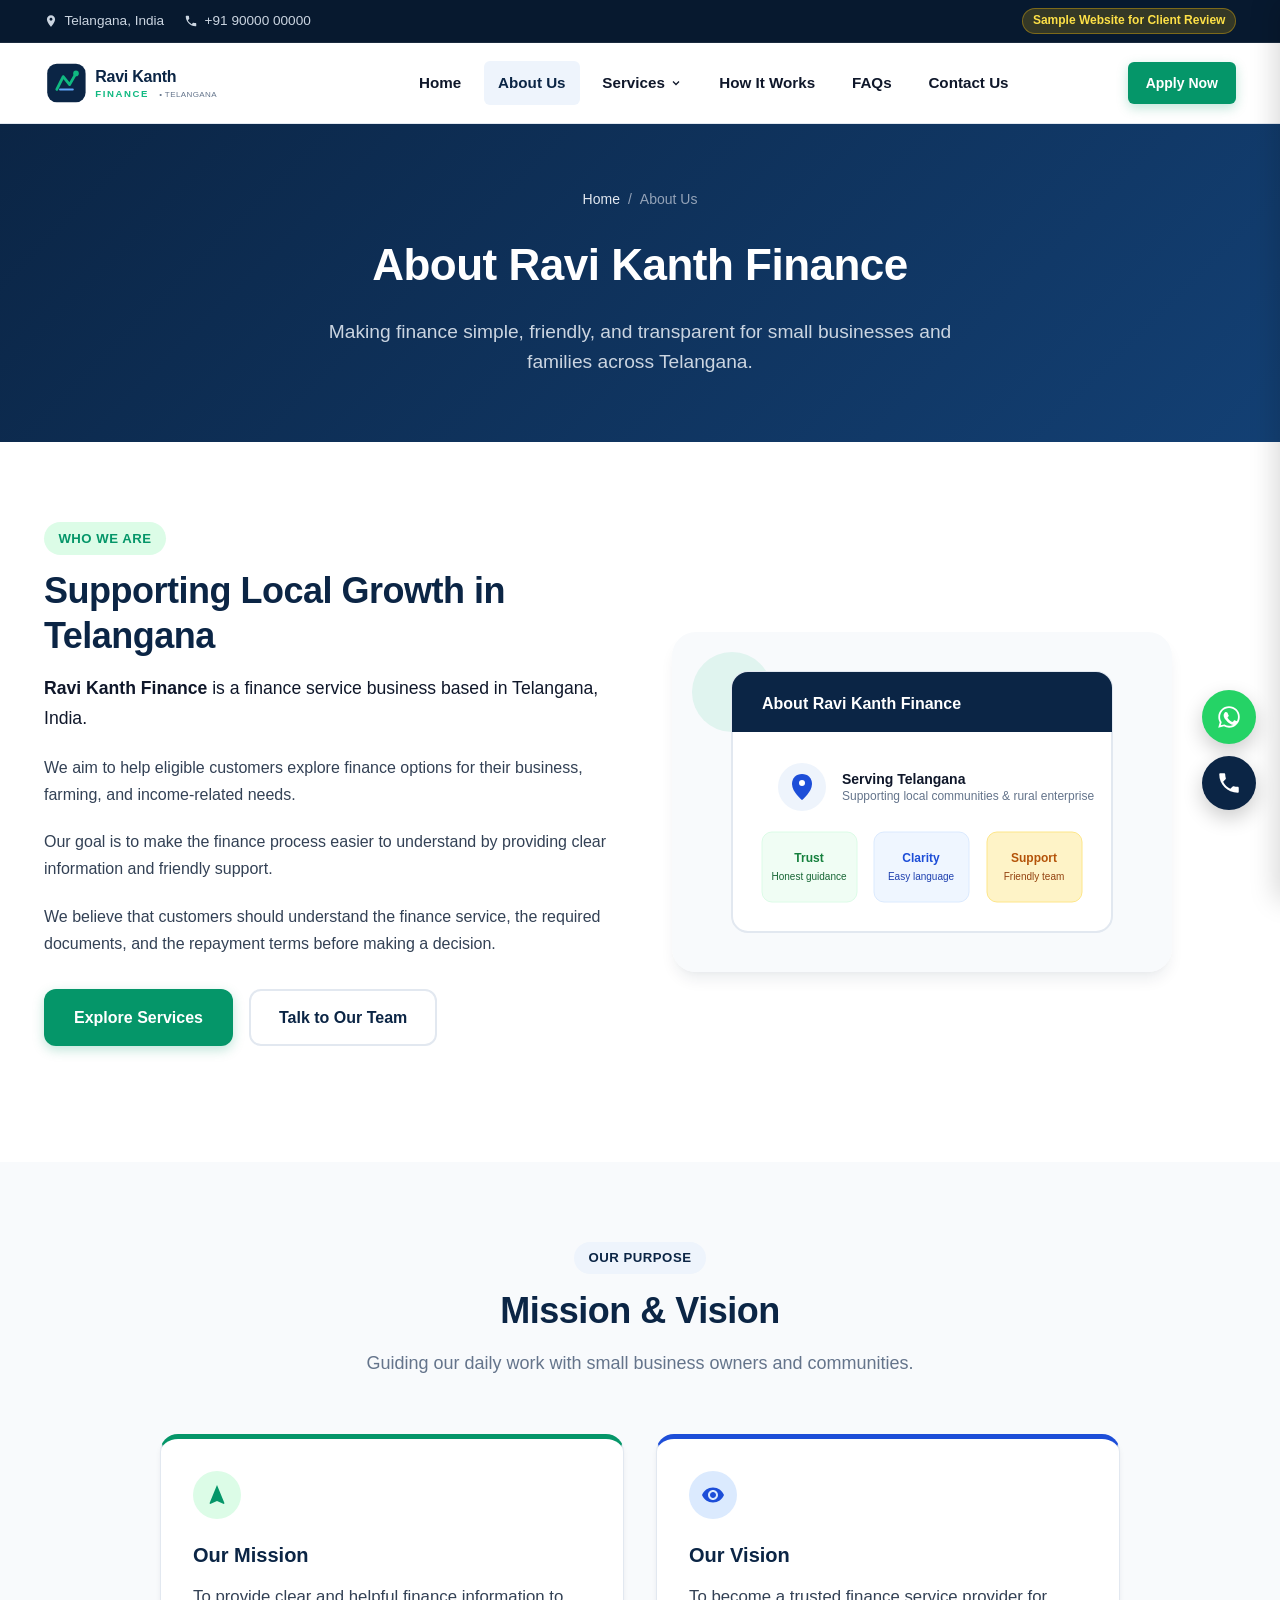
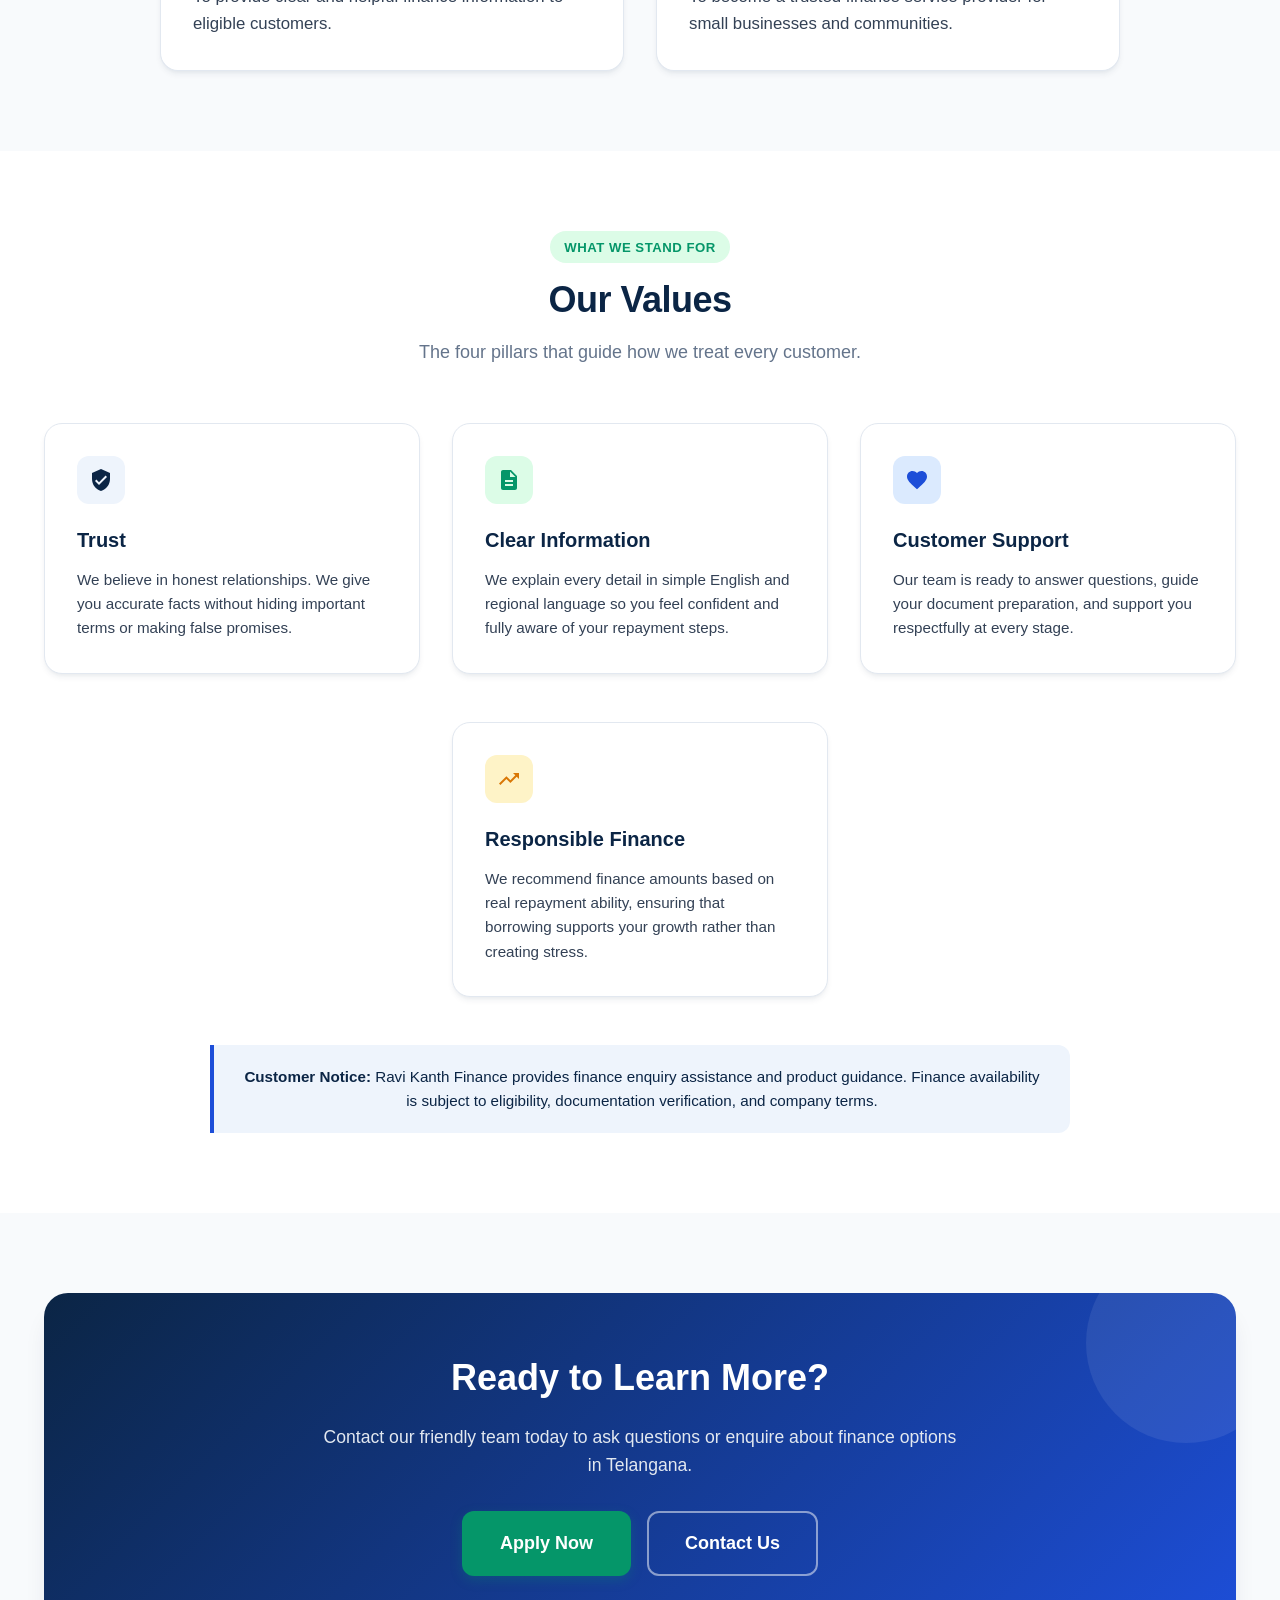
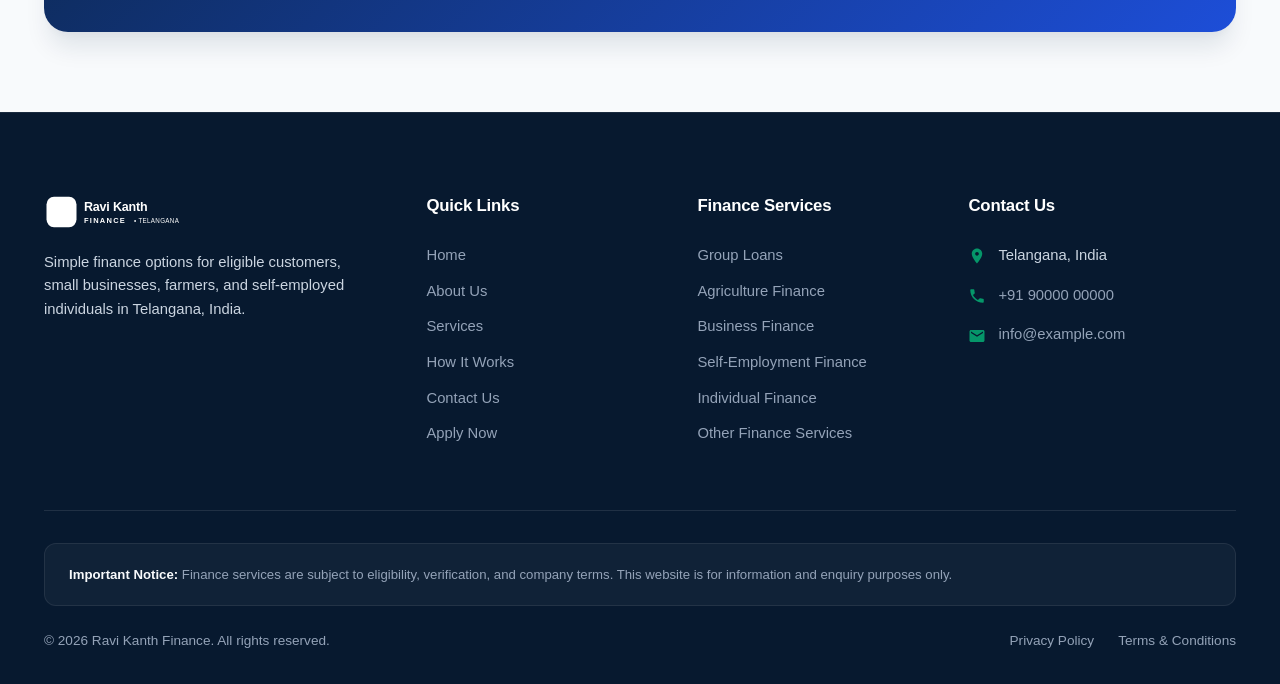
<file: about.html>
<!DOCTYPE html>
<html lang="en">
<head>
  <meta charset="UTF-8">
  <meta name="viewport" content="width=device-width, initial-scale=1.0">
  <title>About Us | Ravi Kanth Finance</title>
  <meta name="description" content="Learn about Ravi Kanth Finance in Telangana. We provide clear, friendly, and honest microfinance guidance for small businesses, farmers, and self-employed individuals.">
  
  <!-- Favicon -->
  <link rel="icon" type="image/svg+xml" href="images/favicon.svg">
  
  <!-- Stylesheet -->
  <link rel="stylesheet" href="css/style.css">
</head>
<body>

  <!-- Top Announcement Bar -->
  <div class="top-bar">
    <div class="container top-bar-inner">
      <div class="top-bar-left">
        <div class="top-bar-item">
          <svg viewBox="0 0 24 24"><path d="M12 2C8.13 2 5 5.13 5 9c0 5.25 7 13 7 13s7-7.75 7-13c0-3.87-3.13-7-7-7zm0 9.5c-1.38 0-2.5-1.12-2.5-2.5s1.12-2.5 2.5-2.5 2.5 1.12 2.5 2.5-1.12 2.5-2.5 2.5z"/></svg>
          <span>Telangana, India</span>
        </div>
        <div class="top-bar-item">
          <svg viewBox="0 0 24 24"><path d="M6.62 10.79c1.44 2.83 3.76 5.14 6.59 6.59l2.2-2.2c.27-.27.67-.36 1.02-.24 1.12.37 2.33.57 3.57.57.55 0 1 .45 1 1V20c0 .55-.45 1-1 1-9.39 0-17-7.61-17-17 0-.55.45-1 1-1h3.5c.55 0 1 .45 1 1 0 1.25.2 2.45.57 3.57.11.35.03.74-.25 1.02l-2.2 2.2z"/></svg>
          <a href="tel:+919000000000" class="top-bar-link">+91 90000 00000</a>
        </div>
      </div>
      <div class="top-bar-right">
        <span class="sample-notice-pill">Sample Website for Client Review</span>
      </div>
    </div>
  </div>

  <!-- Header -->
  <header class="site-header">
    <div class="container nav-container">
      <a href="index.html" class="brand-logo" aria-label="Ravi Kanth Finance Home">
        <img src="images/logo.svg" alt="Ravi Kanth Finance Logo" width="220" height="48">
      </a>

      <nav class="main-nav" aria-label="Main Navigation">
        <ul class="nav-menu">
          <li class="nav-item"><a href="index.html" class="nav-link">Home</a></li>
          <li class="nav-item"><a href="about.html" class="nav-link active">About Us</a></li>
          <li class="nav-item has-dropdown">
            <a href="services.html" class="nav-link">
              Services
              <svg class="chevron" viewBox="0 0 24 24" fill="none" stroke="currentColor" stroke-width="2.5"><polyline points="6 9 12 15 18 9"></polyline></svg>
            </a>
            <div class="dropdown-menu">
              <a href="group-loans.html" class="dropdown-item">Group Loans</a>
              <a href="agriculture-finance.html" class="dropdown-item">Agriculture Finance</a>
              <a href="business-finance.html" class="dropdown-item">Business Finance</a>
              <a href="self-employment-finance.html" class="dropdown-item">Self-Employment</a>
              <a href="individual-finance.html" class="dropdown-item">Individual Finance</a>
              <a href="other-finance.html" class="dropdown-item">Other Finance</a>
            </div>
          </li>
          <li class="nav-item"><a href="index.html#how-it-works" class="nav-link">How It Works</a></li>
          <li class="nav-item"><a href="index.html#faqs" class="nav-link">FAQs</a></li>
          <li class="nav-item"><a href="contact.html" class="nav-link">Contact Us</a></li>
        </ul>
      </nav>

      <div class="header-actions">
        <a href="apply.html" class="btn btn-primary btn-sm">Apply Now</a>
        <button class="hamburger" aria-label="Open Mobile Menu" aria-expanded="false">
          <svg viewBox="0 0 24 24" fill="none" stroke="currentColor" stroke-width="2.2" stroke-linecap="round"><line x1="3" y1="6" x2="21" y2="6"></line><line x1="3" y1="12" x2="21" y2="12"></line><line x1="3" y1="18" x2="21" y2="18"></line></svg>
        </button>
      </div>
    </div>
  </header>

  <!-- Mobile Drawer Backdrop & Menu -->
  <div class="mobile-backdrop"></div>
  <div class="mobile-drawer" role="dialog" aria-label="Mobile Navigation">
    <div class="mobile-drawer-header">
      <img src="images/logo.svg" alt="Ravi Kanth Finance" width="160" height="36">
      <button class="drawer-close" aria-label="Close menu">
        <svg width="24" height="24" viewBox="0 0 24 24" fill="none" stroke="currentColor" stroke-width="2.5"><line x1="18" y1="6" x2="6" y2="18"></line><line x1="6" y1="6" x2="18" y2="18"></line></svg>
      </button>
    </div>
    <div class="drawer-menu">
      <a href="index.html" class="drawer-link">Home</a>
      <a href="about.html" class="drawer-link active">About Us</a>
      <a href="services.html" class="drawer-link">Services Overview</a>
      <div class="drawer-submenu">
        <a href="group-loans.html" class="drawer-sublink">• Group Loans</a>
        <a href="agriculture-finance.html" class="drawer-sublink">• Agriculture Finance</a>
        <a href="business-finance.html" class="drawer-sublink">• Business Finance</a>
        <a href="self-employment-finance.html" class="drawer-sublink">• Self-Employment Finance</a>
        <a href="individual-finance.html" class="drawer-sublink">• Individual Finance</a>
        <a href="other-finance.html" class="drawer-sublink">• Other Finance Services</a>
      </div>
      <a href="index.html#how-it-works" class="drawer-link">How It Works</a>
      <a href="index.html#faqs" class="drawer-link">FAQs</a>
      <a href="contact.html" class="drawer-link">Contact Us</a>
    </div>
    <div style="margin-top: auto; display: flex; flex-direction: column; gap: 0.75rem;">
      <a href="apply.html" class="btn btn-primary" style="width: 100%;">Apply Now</a>
    </div>
  </div>

  <main>
    <!-- PAGE HERO -->
    <section class="page-hero">
      <div class="container">
        <div class="breadcrumbs">
          <a href="index.html">Home</a>
          <span>/</span>
          <span>About Us</span>
        </div>
        <h1 class="page-hero-title">About Ravi Kanth Finance</h1>
        <p class="page-hero-subtitle">
          Making finance simple, friendly, and transparent for small businesses and families across Telangana.
        </p>
      </div>
    </section>

    <!-- MAIN ABOUT CONTENT -->
    <section class="section">
      <div class="container">
        <div class="intro-grid">
          <div>
            <div class="section-tag green">Who We Are</div>
            <h2 class="section-title">Supporting Local Growth in Telangana</h2>
            <p style="font-size: 1.1rem; line-height: 1.7; color: var(--text-dark); margin-bottom: 1.25rem;">
              <strong>Ravi Kanth Finance</strong> is a finance service business based in Telangana, India.
            </p>
            <p style="margin-bottom: 1.25rem; line-height: 1.7;">
              We aim to help eligible customers explore finance options for their business, farming, and income-related needs.
            </p>
            <p style="margin-bottom: 1.25rem; line-height: 1.7;">
              Our goal is to make the finance process easier to understand by providing clear information and friendly support.
            </p>
            <p style="margin-bottom: 2rem; line-height: 1.7;">
              We believe that customers should understand the finance service, the required documents, and the repayment terms before making a decision.
            </p>
            <div class="hero-buttons">
              <a href="services.html" class="btn btn-primary">Explore Services</a>
              <a href="contact.html" class="btn btn-outline">Talk to Our Team</a>
            </div>
          </div>

          <div>
            <img src="images/about-art.svg" alt="Ravi Kanth Finance Community Support" width="500" height="340" style="border-radius: var(--radius-xl); box-shadow: var(--shadow-md);">
          </div>
        </div>
      </div>
    </section>

    <!-- MISSION & VISION SECTION -->
    <section class="section section-bg">
      <div class="container">
        <div class="section-header">
          <div class="section-tag">Our Purpose</div>
          <h2 class="section-title">Mission &amp; Vision</h2>
          <p class="section-subtitle">Guiding our daily work with small business owners and communities.</p>
        </div>

        <div style="display: grid; grid-template-columns: 1fr 1fr; gap: 2rem; max-width: 960px; margin: 0 auto;">
          <!-- Mission -->
          <div class="feature-box" style="border-top: 5px solid var(--accent-green);">
            <div style="width: 48px; height: 48px; border-radius: 50%; background-color: var(--accent-green-light); display: flex; align-items: center; justify-content: center; color: var(--accent-green); margin-bottom: 1.25rem;">
              <svg width="24" height="24" viewBox="0 0 24 24" fill="currentColor"><path d="M12 2L4.5 20.29l.71.71L12 18l6.79 3 .71-.71z"/></svg>
            </div>
            <h3>Our Mission</h3>
            <p style="font-size: 1.05rem; line-height: 1.65; color: var(--text-body);">
              To provide clear and helpful finance information to eligible customers.
            </p>
          </div>

          <!-- Vision -->
          <div class="feature-box" style="border-top: 5px solid var(--accent-blue);">
            <div style="width: 48px; height: 48px; border-radius: 50%; background-color: var(--accent-blue-light); display: flex; align-items: center; justify-content: center; color: var(--accent-blue); margin-bottom: 1.25rem;">
              <svg width="24" height="24" viewBox="0 0 24 24" fill="currentColor"><path d="M12 4.5C7 4.5 2.73 7.61 1 12c1.73 4.39 6 7.5 11 7.5s9.27-3.11 11-7.5c-1.73-4.39-6-7.5-11-7.5zM12 17c-2.76 0-5-2.24-5-5s2.24-5 5-5 5 2.24 5 5-2.24 5-5 5zm0-8c-1.66 0-3 1.34-3 3s1.34 3 3 3 3-1.34 3-3-1.34-3-3-3z"/></svg>
            </div>
            <h3>Our Vision</h3>
            <p style="font-size: 1.05rem; line-height: 1.65; color: var(--text-body);">
              To become a trusted finance service provider for small businesses and communities.
            </p>
          </div>
        </div>
      </div>
    </section>

    <!-- OUR CORE VALUES -->
    <section class="section">
      <div class="container">
        <div class="section-header">
          <div class="section-tag green">What We Stand For</div>
          <h2 class="section-title">Our Values</h2>
          <p class="section-subtitle">The four pillars that guide how we treat every customer.</p>
        </div>

        <div class="feature-box-grid">
          <!-- Value 1 -->
          <div class="feature-box">
            <div style="width: 48px; height: 48px; border-radius: 12px; background-color: var(--primary-light); color: var(--primary); display: flex; align-items: center; justify-content: center; margin-bottom: 1.25rem;">
              <svg width="24" height="24" viewBox="0 0 24 24" fill="currentColor"><path d="M12 1L3 5v6c0 5.55 3.84 10.74 9 12 5.16-1.26 9-6.45 9-12V5l-9-4zm-2 16l-4-4 1.41-1.41L10 14.17l6.59-6.59L18 9l-8 8z"/></svg>
            </div>
            <h3>Trust</h3>
            <p>
              We believe in honest relationships. We give you accurate facts without hiding important terms or making false promises.
            </p>
          </div>

          <!-- Value 2 -->
          <div class="feature-box">
            <div style="width: 48px; height: 48px; border-radius: 12px; background-color: var(--accent-green-light); color: var(--accent-green); display: flex; align-items: center; justify-content: center; margin-bottom: 1.25rem;">
              <svg width="24" height="24" viewBox="0 0 24 24" fill="currentColor"><path d="M14 2H6c-1.1 0-1.99.9-1.99 2L4 20c0 1.1.89 2 1.99 2H18c1.1 0 2-.9 2-2V8l-6-6zm2 16H8v-2h8v2zm0-4H8v-2h8v2zm-3-5V3.5L18.5 9H13z"/></svg>
            </div>
            <h3>Clear Information</h3>
            <p>
              We explain every detail in simple English and regional language so you feel confident and fully aware of your repayment steps.
            </p>
          </div>

          <!-- Value 3 -->
          <div class="feature-box">
            <div style="width: 48px; height: 48px; border-radius: 12px; background-color: var(--accent-blue-light); color: var(--accent-blue); display: flex; align-items: center; justify-content: center; margin-bottom: 1.25rem;">
              <svg width="24" height="24" viewBox="0 0 24 24" fill="currentColor"><path d="M12 21.35l-1.45-1.32C5.4 15.36 2 12.28 2 8.5 2 5.42 4.42 3 7.5 3c1.74 0 3.41.81 4.5 2.09C13.09 3.81 14.76 3 16.5 3 19.58 3 22 5.42 22 8.5c0 3.78-3.4 6.86-8.55 11.54L12 21.35z"/></svg>
            </div>
            <h3>Customer Support</h3>
            <p>
              Our team is ready to answer questions, guide your document preparation, and support you respectfully at every stage.
            </p>
          </div>

          <!-- Value 4 -->
          <div class="feature-box" style="grid-column: 2; margin-top: 1rem;">
            <div style="width: 48px; height: 48px; border-radius: 12px; background-color: var(--accent-gold-light); color: var(--accent-gold); display: flex; align-items: center; justify-content: center; margin-bottom: 1.25rem;">
              <svg width="24" height="24" viewBox="0 0 24 24" fill="currentColor"><path d="M16 6l2.29 2.29-4.88 4.88-4-4L2 16.59 3.41 18l6-6 4 4 6.3-6.29L22 12V6z"/></svg>
            </div>
            <h3>Responsible Finance</h3>
            <p>
              We recommend finance amounts based on real repayment ability, ensuring that borrowing supports your growth rather than creating stress.
            </p>
          </div>
        </div>

        <!-- Disclaimers Notice -->
        <div class="info-note-box" style="max-width: 860px; margin: 3rem auto 0 auto; text-align: center;">
          <p>
            <strong>Customer Notice:</strong> Ravi Kanth Finance provides finance enquiry assistance and product guidance. Finance availability is subject to eligibility, documentation verification, and company terms.
          </p>
        </div>
      </div>
    </section>

    <!-- CALL TO ACTION -->
    <section class="section section-bg">
      <div class="container">
        <div class="cta-banner">
          <h2 class="cta-title">Ready to Learn More?</h2>
          <p class="cta-desc">
            Contact our friendly team today to ask questions or enquire about finance options in Telangana.
          </p>
          <div class="cta-buttons">
            <a href="apply.html" class="btn btn-primary btn-lg">Apply Now</a>
            <a href="contact.html" class="btn btn-outline-white btn-lg">Contact Us</a>
          </div>
        </div>
      </div>
    </section>
  </main>

  <!-- FLOATING QUICK ACTIONS -->
  <div class="floating-actions" aria-label="Quick Contacts">
    <a href="https://wa.me/919000000000?text=Hello%2C%20I%20would%20like%20to%20know%20more%20about%20your%20finance%20services." class="floating-btn floating-whatsapp" target="_blank" rel="noopener" aria-label="Chat on WhatsApp">
      <svg viewBox="0 0 24 24" fill="currentColor"><path d="M12.04 2C6.58 2 2.13 6.45 2.13 11.91C2.13 13.66 2.59 15.36 3.45 16.86L2.05 22L7.3 20.62C8.75 21.41 10.38 21.83 12.04 21.83C17.5 21.83 21.95 17.38 21.95 11.92C21.95 9.27 20.92 6.78 19.05 4.91C17.18 3.03 14.69 2 12.04 2M12.05 3.67C14.25 3.67 16.31 4.53 17.87 6.09C19.42 7.65 20.28 9.72 20.28 11.92C20.28 16.46 16.58 20.15 12.04 20.15C10.56 20.15 9.11 19.76 7.85 19L7.55 18.83L4.43 19.65L5.26 16.61L5.06 16.29C4.24 14.99 3.8 13.47 3.8 11.91C3.81 7.37 7.5 3.67 12.05 3.67M9.05 7.42C8.84 7.42 8.5 7.5 8.2 7.82C7.9 8.15 7.07 8.93 7.07 10.51C7.07 12.09 8.22 13.62 8.38 13.83C8.54 14.04 10.6 17.22 13.78 18.59C14.54 18.91 15.13 19.11 15.59 19.26C16.35 19.5 17.05 19.47 17.6 19.38C18.21 19.29 19.48 18.61 19.74 17.87C20 17.13 20 16.5 19.92 16.37C19.84 16.24 19.63 16.17 19.31 16.01C19 15.85 17.53 15.13 17.26 15.03C16.99 14.93 16.8 14.88 16.6 15.19C16.4 15.5 15.84 16.17 15.66 16.37C15.49 16.57 15.32 16.6 15.01 16.44C14.7 16.28 13.7 15.96 12.51 14.9C11.58 14.07 10.96 13.05 10.78 12.74C10.6 12.43 10.76 12.26 10.92 12.1C11.06 11.96 11.23 11.73 11.39 11.55C11.55 11.37 11.6 11.24 11.7 11.03C11.8 10.82 11.75 10.64 11.67 10.48C11.59 10.33 11 8.87 10.75 8.26C10.5 7.67 10.26 7.75 10.07 7.74C9.89 7.74 9.68 7.42 9.05 7.42Z"/></svg>
    </a>
    <a href="tel:+919000000000" class="floating-btn floating-phone" aria-label="Call Ravi Kanth Finance">
      <svg viewBox="0 0 24 24" fill="currentColor"><path d="M6.62 10.79c1.44 2.83 3.76 5.14 6.59 6.59l2.2-2.2c.27-.27.67-.36 1.02-.24 1.12.37 2.33.57 3.57.57.55 0 1 .45 1 1V20c0 .55-.45 1-1 1-9.39 0-17-7.61-17-17 0-.55.45-1 1-1h3.5c.55 0 1 .45 1 1 0 1.25.2 2.45.57 3.57.11.35.03.74-.25 1.02l-2.2 2.2z"/></svg>
    </a>
    <a href="#" class="floating-btn floating-top" aria-label="Back to Top">
      <svg viewBox="0 0 24 24" fill="none" stroke="currentColor" stroke-width="2.5"><polyline points="18 15 12 9 6 15"></polyline></svg>
    </a>
  </div>

  <!-- FOOTER -->
  <footer class="site-footer">
    <div class="container">
      <div class="footer-grid">
        <div class="footer-brand">
          <img src="images/logo.svg" alt="Ravi Kanth Finance" width="200" height="42" style="filter: brightness(0) invert(1);">
          <p>
            Simple finance options for eligible customers, small businesses, farmers, and self-employed individuals in Telangana, India.
          </p>
        </div>
        <div>
          <h4 class="footer-col-title">Quick Links</h4>
          <div class="footer-links">
            <a href="index.html" class="footer-link">Home</a>
            <a href="about.html" class="footer-link">About Us</a>
            <a href="services.html" class="footer-link">Services</a>
            <a href="index.html#how-it-works" class="footer-link">How It Works</a>
            <a href="contact.html" class="footer-link">Contact Us</a>
            <a href="apply.html" class="footer-link">Apply Now</a>
          </div>
        </div>
        <div>
          <h4 class="footer-col-title">Finance Services</h4>
          <div class="footer-links">
            <a href="group-loans.html" class="footer-link">Group Loans</a>
            <a href="agriculture-finance.html" class="footer-link">Agriculture Finance</a>
            <a href="business-finance.html" class="footer-link">Business Finance</a>
            <a href="self-employment-finance.html" class="footer-link">Self-Employment Finance</a>
            <a href="individual-finance.html" class="footer-link">Individual Finance</a>
            <a href="other-finance.html" class="footer-link">Other Finance Services</a>
          </div>
        </div>
        <div>
          <h4 class="footer-col-title">Contact Us</h4>
          <div class="footer-contact-list">
            <div class="footer-contact-item">
              <svg viewBox="0 0 24 24" fill="currentColor"><path d="M12 2C8.13 2 5 5.13 5 9c0 5.25 7 13 7 13s7-7.75 7-13c0-3.87-3.13-7-7-7zm0 9.5c-1.38 0-2.5-1.12-2.5-2.5s1.12-2.5 2.5-2.5 2.5 1.12 2.5 2.5-1.12 2.5-2.5 2.5z"/></svg>
              <span>Telangana, India</span>
            </div>
            <div class="footer-contact-item">
              <svg viewBox="0 0 24 24" fill="currentColor"><path d="M6.62 10.79c1.44 2.83 3.76 5.14 6.59 6.59l2.2-2.2c.27-.27.67-.36 1.02-.24 1.12.37 2.33.57 3.57.57.55 0 1 .45 1 1V20c0 .55-.45 1-1 1-9.39 0-17-7.61-17-17 0-.55.45-1 1-1h3.5c.55 0 1 .45 1 1 0 1.25.2 2.45.57 3.57.11.35.03.74-.25 1.02l-2.2 2.2z"/></svg>
              <a href="tel:+919000000000" class="footer-link">+91 90000 00000</a>
            </div>
            <div class="footer-contact-item">
              <svg viewBox="0 0 24 24" fill="currentColor"><path d="M20 4H4c-1.1 0-1.99.9-1.99 2L2 18c0 1.1.9 2 2 2h16c1.1 0 2-.9 2-2V6c0-1.1-.9-2-2-2zm0 4l-8 5-8-5V6l8 5 8-5v2z"/></svg>
              <a href="mailto:info@example.com" class="footer-link">info@example.com</a>
            </div>
          </div>
        </div>
      </div>

      <div class="footer-bottom">
        <div class="footer-disclaimer-card">
          <strong>Important Notice:</strong> Finance services are subject to eligibility, verification, and company terms. This website is for information and enquiry purposes only.
        </div>
        <div class="footer-bottom-row">
          <div>&copy; 2026 Ravi Kanth Finance. All rights reserved.</div>
          <div class="footer-legal-links">
            <a href="privacy-policy.html">Privacy Policy</a>
            <a href="terms.html">Terms &amp; Conditions</a>
          </div>
        </div>
      </div>
    </div>
  </footer>

  <script src="js/script.js"></script>
</body>
</html>
</file>
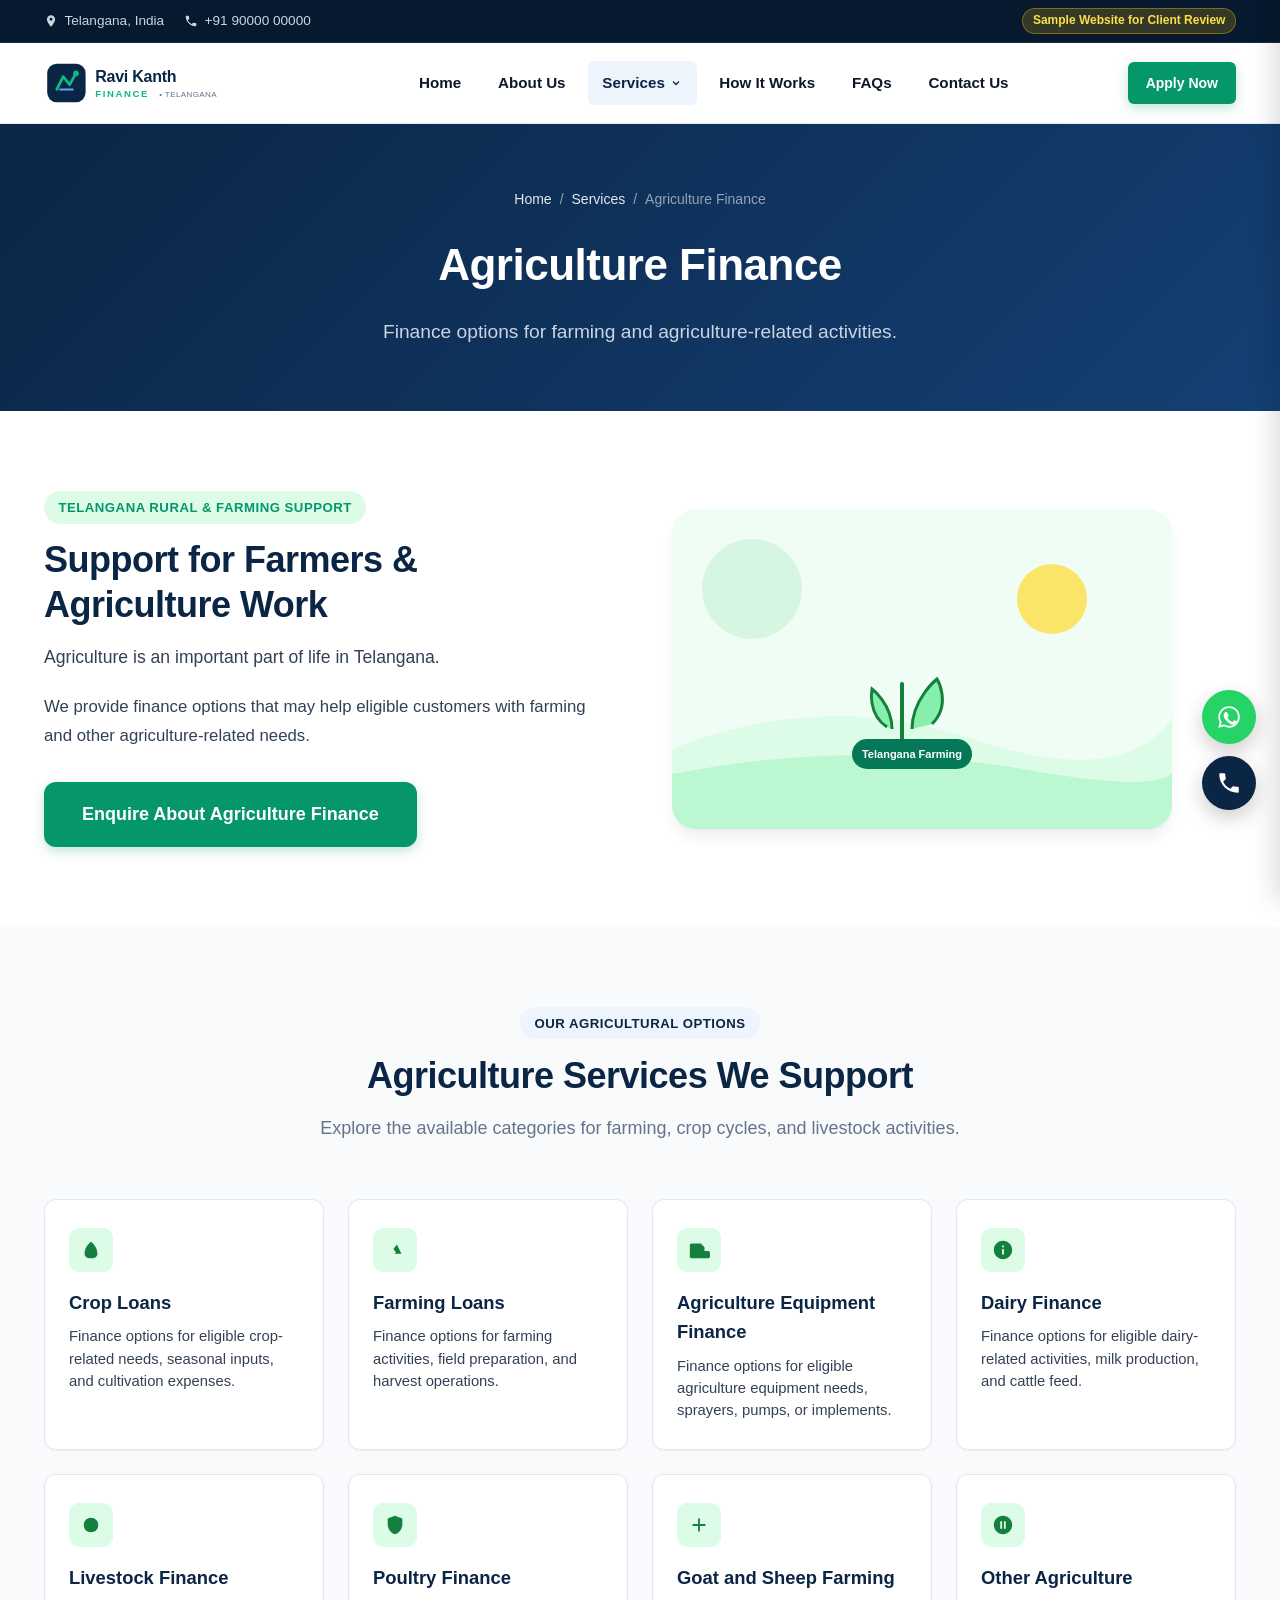
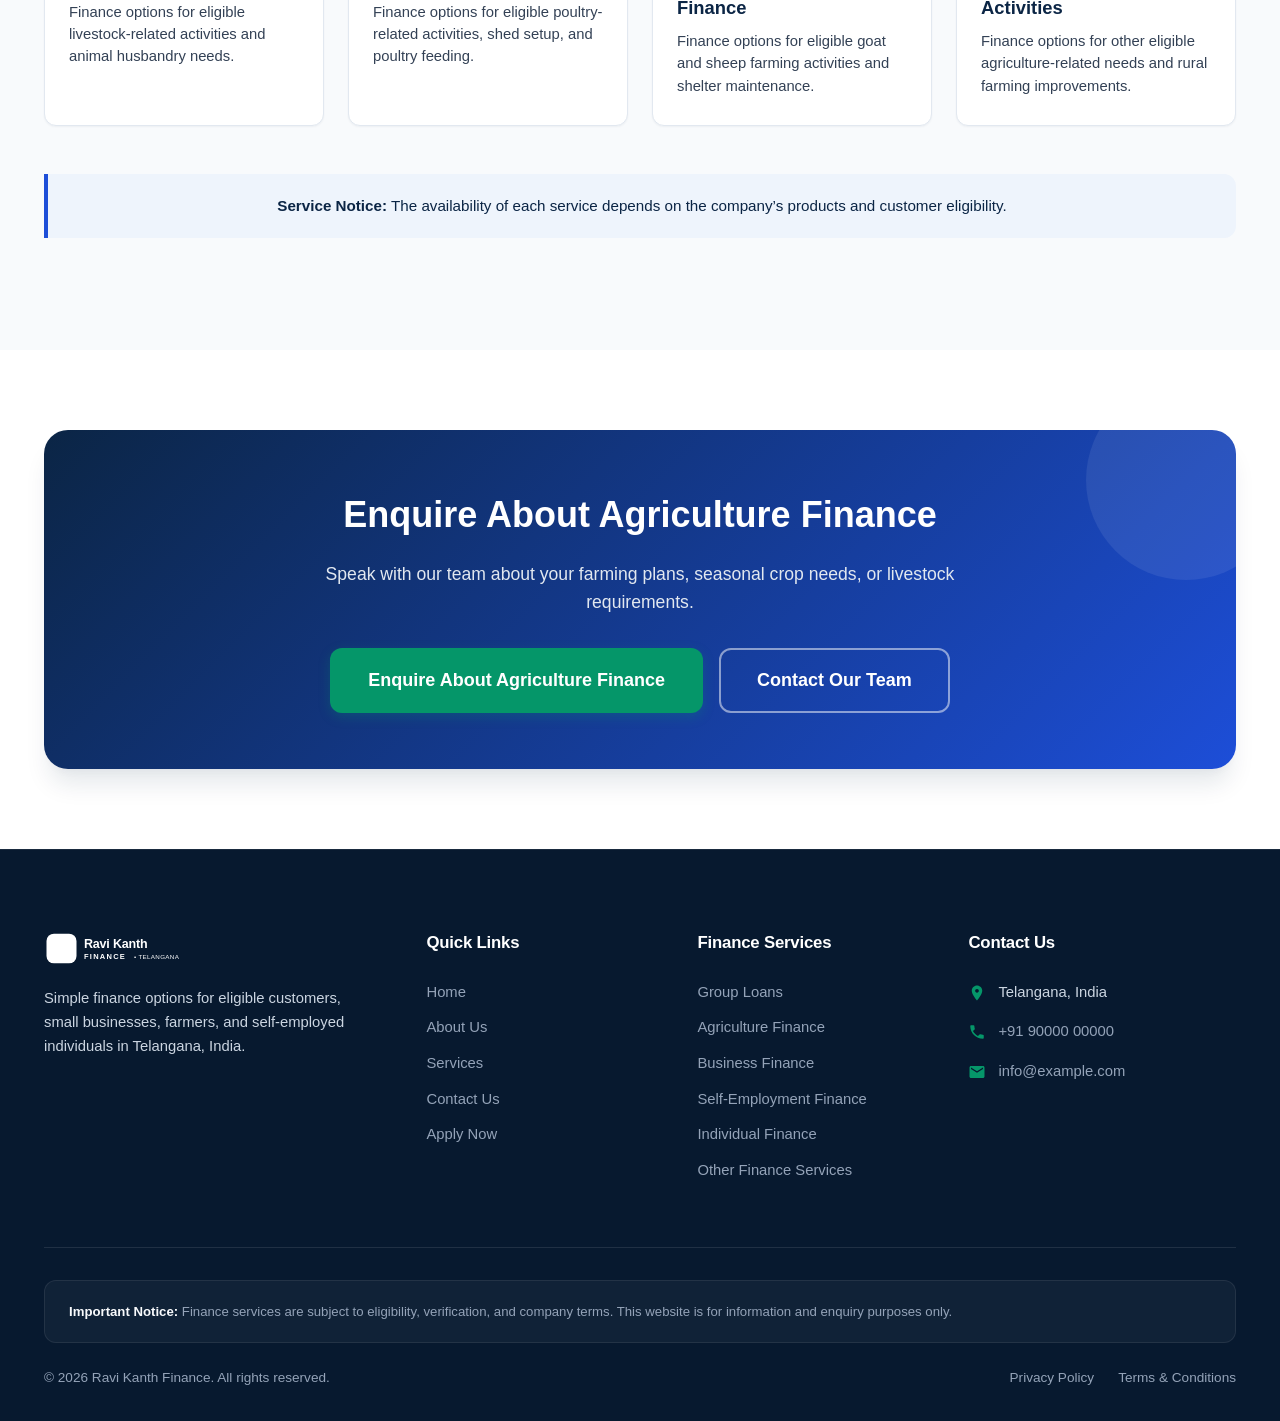
<file: agriculture-finance.html>
<!DOCTYPE html>
<html lang="en">
<head>
  <meta charset="UTF-8">
  <meta name="viewport" content="width=device-width, initial-scale=1.0">
  <title>Agriculture Finance | Ravi Kanth Finance</title>
  <meta name="description" content="Explore crop loans, farming equipment, dairy, and livestock finance options for eligible farmers in Telangana.">
  
  <link rel="icon" type="image/svg+xml" href="images/favicon.svg">
  <link rel="stylesheet" href="css/style.css">
</head>
<body>

  <!-- Top Announcement Bar -->
  <div class="top-bar">
    <div class="container top-bar-inner">
      <div class="top-bar-left">
        <div class="top-bar-item">
          <svg viewBox="0 0 24 24"><path d="M12 2C8.13 2 5 5.13 5 9c0 5.25 7 13 7 13s7-7.75 7-13c0-3.87-3.13-7-7-7zm0 9.5c-1.38 0-2.5-1.12-2.5-2.5s1.12-2.5 2.5-2.5 2.5 1.12 2.5 2.5-1.12 2.5-2.5 2.5z"/></svg>
          <span>Telangana, India</span>
        </div>
        <div class="top-bar-item">
          <svg viewBox="0 0 24 24"><path d="M6.62 10.79c1.44 2.83 3.76 5.14 6.59 6.59l2.2-2.2c.27-.27.67-.36 1.02-.24 1.12.37 2.33.57 3.57.57.55 0 1 .45 1 1V20c0 .55-.45 1-1 1-9.39 0-17-7.61-17-17 0-.55.45-1 1-1h3.5c.55 0 1 .45 1 1 0 1.25.2 2.45.57 3.57.11.35.03.74-.25 1.02l-2.2 2.2z"/></svg>
          <a href="tel:+919000000000" class="top-bar-link">+91 90000 00000</a>
        </div>
      </div>
      <div class="top-bar-right">
        <span class="sample-notice-pill">Sample Website for Client Review</span>
      </div>
    </div>
  </div>

  <!-- Header -->
  <header class="site-header">
    <div class="container nav-container">
      <a href="index.html" class="brand-logo" aria-label="Ravi Kanth Finance Home">
        <img src="images/logo.svg" alt="Ravi Kanth Finance Logo" width="220" height="48">
      </a>

      <nav class="main-nav" aria-label="Main Navigation">
        <ul class="nav-menu">
          <li class="nav-item"><a href="index.html" class="nav-link">Home</a></li>
          <li class="nav-item"><a href="about.html" class="nav-link">About Us</a></li>
          <li class="nav-item has-dropdown">
            <a href="services.html" class="nav-link active">
              Services
              <svg class="chevron" viewBox="0 0 24 24" fill="none" stroke="currentColor" stroke-width="2.5"><polyline points="6 9 12 15 18 9"></polyline></svg>
            </a>
            <div class="dropdown-menu">
              <a href="group-loans.html" class="dropdown-item">Group Loans</a>
              <a href="agriculture-finance.html" class="dropdown-item">Agriculture Finance</a>
              <a href="business-finance.html" class="dropdown-item">Business Finance</a>
              <a href="self-employment-finance.html" class="dropdown-item">Self-Employment</a>
              <a href="individual-finance.html" class="dropdown-item">Individual Finance</a>
              <a href="other-finance.html" class="dropdown-item">Other Finance</a>
            </div>
          </li>
          <li class="nav-item"><a href="index.html#how-it-works" class="nav-link">How It Works</a></li>
          <li class="nav-item"><a href="index.html#faqs" class="nav-link">FAQs</a></li>
          <li class="nav-item"><a href="contact.html" class="nav-link">Contact Us</a></li>
        </ul>
      </nav>

      <div class="header-actions">
        <a href="apply.html?service=agriculture-finance" class="btn btn-primary btn-sm">Apply Now</a>
        <button class="hamburger" aria-label="Open Mobile Menu" aria-expanded="false">
          <svg viewBox="0 0 24 24" fill="none" stroke="currentColor" stroke-width="2.2" stroke-linecap="round"><line x1="3" y1="6" x2="21" y2="6"></line><line x1="3" y1="12" x2="21" y2="12"></line><line x1="3" y1="18" x2="21" y2="18"></line></svg>
        </button>
      </div>
    </div>
  </header>

  <!-- Mobile Drawer -->
  <div class="mobile-backdrop"></div>
  <div class="mobile-drawer" role="dialog" aria-label="Mobile Navigation">
    <div class="mobile-drawer-header">
      <img src="images/logo.svg" alt="Ravi Kanth Finance" width="160" height="36">
      <button class="drawer-close" aria-label="Close menu">
        <svg width="24" height="24" viewBox="0 0 24 24" fill="none" stroke="currentColor" stroke-width="2.5"><line x1="18" y1="6" x2="6" y2="18"></line><line x1="6" y1="6" x2="18" y2="18"></line></svg>
      </button>
    </div>
    <div class="drawer-menu">
      <a href="index.html" class="drawer-link">Home</a>
      <a href="about.html" class="drawer-link">About Us</a>
      <a href="services.html" class="drawer-link">Services Overview</a>
      <div class="drawer-submenu">
        <a href="group-loans.html" class="drawer-sublink">• Group Loans</a>
        <a href="agriculture-finance.html" class="drawer-sublink active">• Agriculture Finance</a>
        <a href="business-finance.html" class="drawer-sublink">• Business Finance</a>
        <a href="self-employment-finance.html" class="drawer-sublink">• Self-Employment Finance</a>
        <a href="individual-finance.html" class="drawer-sublink">• Individual Finance</a>
        <a href="other-finance.html" class="drawer-sublink">• Other Finance Services</a>
      </div>
      <a href="index.html#how-it-works" class="drawer-link">How It Works</a>
      <a href="index.html#faqs" class="drawer-link">FAQs</a>
      <a href="contact.html" class="drawer-link">Contact Us</a>
    </div>
    <div style="margin-top: auto;">
      <a href="apply.html?service=agriculture-finance" class="btn btn-primary" style="width: 100%;">Apply Now</a>
    </div>
  </div>

  <main>
    <!-- PAGE HERO -->
    <section class="page-hero">
      <div class="container">
        <div class="breadcrumbs">
          <a href="index.html">Home</a>
          <span>/</span>
          <a href="services.html">Services</a>
          <span>/</span>
          <span>Agriculture Finance</span>
        </div>
        <h1 class="page-hero-title">Agriculture Finance</h1>
        <p class="page-hero-subtitle">
          Finance options for farming and agriculture-related activities.
        </p>
      </div>
    </section>

    <!-- INTRO CONTENT -->
    <section class="section">
      <div class="container">
        <div class="intro-grid">
          <div>
            <div class="section-tag green">Telangana Rural &amp; Farming Support</div>
            <h2 class="section-title">Support for Farmers &amp; Agriculture Work</h2>
            <p style="font-size: 1.1rem; line-height: 1.7; margin-bottom: 1.25rem;">
              Agriculture is an important part of life in Telangana.
            </p>
            <p style="font-size: 1.05rem; line-height: 1.7; margin-bottom: 2rem;">
              We provide finance options that may help eligible customers with farming and other agriculture-related needs.
            </p>
            <a href="apply.html?service=agriculture-finance" class="btn btn-primary btn-lg">Enquire About Agriculture Finance</a>
          </div>

          <div>
            <img src="images/agri-art.svg" alt="Agriculture and Farming Finance" width="500" height="320" style="border-radius: var(--radius-xl); box-shadow: var(--shadow-md);">
          </div>
        </div>
      </div>
    </section>

    <!-- 8 SERVICE CARDS -->
    <section class="section section-bg">
      <div class="container">
        <div class="section-header">
          <div class="section-tag">Our Agricultural Options</div>
          <h2 class="section-title">Agriculture Services We Support</h2>
          <p class="section-subtitle">
            Explore the available categories for farming, crop cycles, and livestock activities.
          </p>
        </div>

        <div class="subservices-grid">
          <!-- Card 1 -->
          <div class="subservice-card">
            <div style="width: 44px; height: 44px; border-radius: 10px; background: #DCFCE7; color: #15803D; display: flex; align-items: center; justify-content: center; margin-bottom: 1rem;">
              <svg width="22" height="22" viewBox="0 0 24 24" fill="currentColor"><path d="M12 3v18M12 3c-4 3-7 8-7 13 0 2.5 2 5 7 5s7-2.5 7-5c0-5-3-10-7-13z"/></svg>
            </div>
            <h4>Crop Loans</h4>
            <p>Finance options for eligible crop-related needs, seasonal inputs, and cultivation expenses.</p>
          </div>

          <!-- Card 2 -->
          <div class="subservice-card">
            <div style="width: 44px; height: 44px; border-radius: 10px; background: #DCFCE7; color: #15803D; display: flex; align-items: center; justify-content: center; margin-bottom: 1rem;">
              <svg width="22" height="22" viewBox="0 0 24 24" fill="currentColor"><path d="M14 6l-3.75 5 2.85 3.8L11.5 16H19l-5-10z"/></svg>
            </div>
            <h4>Farming Loans</h4>
            <p>Finance options for farming activities, field preparation, and harvest operations.</p>
          </div>

          <!-- Card 3 -->
          <div class="subservice-card">
            <div style="width: 44px; height: 44px; border-radius: 10px; background: #DCFCE7; color: #15803D; display: flex; align-items: center; justify-content: center; margin-bottom: 1rem;">
              <svg width="22" height="22" viewBox="0 0 24 24" fill="currentColor"><path d="M22 13h-4V9l-4-4H4c-1.1 0-2 .9-2 2v12c0 1.1.9 2 2 2h18c1.1 0 2-.9 2-2v-4c0-1.1-.9-2-2-2z"/></svg>
            </div>
            <h4>Agriculture Equipment Finance</h4>
            <p>Finance options for eligible agriculture equipment needs, sprayers, pumps, or implements.</p>
          </div>

          <!-- Card 4 -->
          <div class="subservice-card">
            <div style="width: 44px; height: 44px; border-radius: 10px; background: #DCFCE7; color: #15803D; display: flex; align-items: center; justify-content: center; margin-bottom: 1rem;">
              <svg width="22" height="22" viewBox="0 0 24 24" fill="currentColor"><path d="M12 2C6.48 2 2 6.48 2 12s4.48 10 10 10 10-4.48 10-10S17.52 2 12 2zm1 15h-2v-6h2v6zm0-8h-2V7h2v2z"/></svg>
            </div>
            <h4>Dairy Finance</h4>
            <p>Finance options for eligible dairy-related activities, milk production, and cattle feed.</p>
          </div>

          <!-- Card 5 -->
          <div class="subservice-card">
            <div style="width: 44px; height: 44px; border-radius: 10px; background: #DCFCE7; color: #15803D; display: flex; align-items: center; justify-content: center; margin-bottom: 1rem;">
              <svg width="22" height="22" viewBox="0 0 24 24" fill="currentColor"><circle cx="12" cy="12" r="8"/></svg>
            </div>
            <h4>Livestock Finance</h4>
            <p>Finance options for eligible livestock-related activities and animal husbandry needs.</p>
          </div>

          <!-- Card 6 -->
          <div class="subservice-card">
            <div style="width: 44px; height: 44px; border-radius: 10px; background: #DCFCE7; color: #15803D; display: flex; align-items: center; justify-content: center; margin-bottom: 1rem;">
              <svg width="22" height="22" viewBox="0 0 24 24" fill="currentColor"><path d="M12 2L4 5v6.09c0 5.05 3.41 9.76 8 10.91 4.59-1.15 8-5.86 8-10.91V5l-8-3z"/></svg>
            </div>
            <h4>Poultry Finance</h4>
            <p>Finance options for eligible poultry-related activities, shed setup, and poultry feeding.</p>
          </div>

          <!-- Card 7 -->
          <div class="subservice-card">
            <div style="width: 44px; height: 44px; border-radius: 10px; background: #DCFCE7; color: #15803D; display: flex; align-items: center; justify-content: center; margin-bottom: 1rem;">
              <svg width="22" height="22" viewBox="0 0 24 24" fill="currentColor"><path d="M19 13h-6v6h-2v-6H5v-2h6V5h2v6h6v2z"/></svg>
            </div>
            <h4>Goat and Sheep Farming Finance</h4>
            <p>Finance options for eligible goat and sheep farming activities and shelter maintenance.</p>
          </div>

          <!-- Card 8 -->
          <div class="subservice-card">
            <div style="width: 44px; height: 44px; border-radius: 10px; background: #DCFCE7; color: #15803D; display: flex; align-items: center; justify-content: center; margin-bottom: 1rem;">
              <svg width="22" height="22" viewBox="0 0 24 24" fill="currentColor"><path d="M12 2C6.48 2 2 6.48 2 12s4.48 10 10 10 10-4.48 10-10S17.52 2 12 2zm-1 14H9V8h2v8zm4 0h-2V8h2v8z"/></svg>
            </div>
            <h4>Other Agriculture Activities</h4>
            <p>Finance options for other eligible agriculture-related needs and rural farming improvements.</p>
          </div>
        </div>

        <div class="info-note-box" style="margin-top: 3rem; text-align: center;">
          <p>
            <strong>Service Notice:</strong> The availability of each service depends on the company’s products and customer eligibility.
          </p>
        </div>
      </div>
    </section>

    <!-- CTA -->
    <section class="section">
      <div class="container">
        <div class="cta-banner">
          <h2 class="cta-title">Enquire About Agriculture Finance</h2>
          <p class="cta-desc">
            Speak with our team about your farming plans, seasonal crop needs, or livestock requirements.
          </p>
          <div class="cta-buttons">
            <a href="apply.html?service=agriculture-finance" class="btn btn-primary btn-lg">Enquire About Agriculture Finance</a>
            <a href="contact.html" class="btn btn-outline-white btn-lg">Contact Our Team</a>
          </div>
        </div>
      </div>
    </section>
  </main>

  <!-- FLOATING QUICK ACTIONS -->
  <div class="floating-actions" aria-label="Quick Contacts">
    <a href="https://wa.me/919000000000?text=Hello%2C%20I%20would%20like%20to%20know%20more%20about%20Agriculture%20Finance." class="floating-btn floating-whatsapp" target="_blank" rel="noopener" aria-label="Chat on WhatsApp">
      <svg viewBox="0 0 24 24" fill="currentColor"><path d="M12.04 2C6.58 2 2.13 6.45 2.13 11.91C2.13 13.66 2.59 15.36 3.45 16.86L2.05 22L7.3 20.62C8.75 21.41 10.38 21.83 12.04 21.83C17.5 21.83 21.95 17.38 21.95 11.92C21.95 9.27 20.92 6.78 19.05 4.91C17.18 3.03 14.69 2 12.04 2M12.05 3.67C14.25 3.67 16.31 4.53 17.87 6.09C19.42 7.65 20.28 9.72 20.28 11.92C20.28 16.46 16.58 20.15 12.04 20.15C10.56 20.15 9.11 19.76 7.85 19L7.55 18.83L4.43 19.65L5.26 16.61L5.06 16.29C4.24 14.99 3.8 13.47 3.8 11.91C3.81 7.37 7.5 3.67 12.05 3.67M9.05 7.42C8.84 7.42 8.5 7.5 8.2 7.82C7.9 8.15 7.07 8.93 7.07 10.51C7.07 12.09 8.22 13.62 8.38 13.83C8.54 14.04 10.6 17.22 13.78 18.59C14.54 18.91 15.13 19.11 15.59 19.26C16.35 19.5 17.05 19.47 17.6 19.38C18.21 19.29 19.48 18.61 19.74 17.87C20 17.13 20 16.5 19.92 16.37C19.84 16.24 19.63 16.17 19.31 16.01C19 15.85 17.53 15.13 17.26 15.03C16.99 14.93 16.8 14.88 16.6 15.19C16.4 15.5 15.84 16.17 15.66 16.37C15.49 16.57 15.32 16.6 15.01 16.44C14.7 16.28 13.7 15.96 12.51 14.9C11.58 14.07 10.96 13.05 10.78 12.74C10.6 12.43 10.76 12.26 10.92 12.1C11.06 11.96 11.23 11.73 11.39 11.55C11.55 11.37 11.6 11.24 11.7 11.03C11.8 10.82 11.75 10.64 11.67 10.48C11.59 10.33 11 8.87 10.75 8.26C10.5 7.67 10.26 7.75 10.07 7.74C9.89 7.74 9.68 7.42 9.05 7.42Z"/></svg>
    </a>
    <a href="tel:+919000000000" class="floating-btn floating-phone" aria-label="Call Ravi Kanth Finance">
      <svg viewBox="0 0 24 24" fill="currentColor"><path d="M6.62 10.79c1.44 2.83 3.76 5.14 6.59 6.59l2.2-2.2c.27-.27.67-.36 1.02-.24 1.12.37 2.33.57 3.57.57.55 0 1 .45 1 1V20c0 .55-.45 1-1 1-9.39 0-17-7.61-17-17 0-.55.45-1 1-1h3.5c.55 0 1 .45 1 1 0 1.25.2 2.45.57 3.57.11.35.03.74-.25 1.02l-2.2 2.2z"/></svg>
    </a>
    <a href="#" class="floating-btn floating-top" aria-label="Back to Top">
      <svg viewBox="0 0 24 24" fill="none" stroke="currentColor" stroke-width="2.5"><polyline points="18 15 12 9 6 15"></polyline></svg>
    </a>
  </div>

  <!-- FOOTER -->
  <footer class="site-footer">
    <div class="container">
      <div class="footer-grid">
        <div class="footer-brand">
          <img src="images/logo.svg" alt="Ravi Kanth Finance" width="200" height="42" style="filter: brightness(0) invert(1);">
          <p>Simple finance options for eligible customers, small businesses, farmers, and self-employed individuals in Telangana, India.</p>
        </div>
        <div>
          <h4 class="footer-col-title">Quick Links</h4>
          <div class="footer-links">
            <a href="index.html" class="footer-link">Home</a>
            <a href="about.html" class="footer-link">About Us</a>
            <a href="services.html" class="footer-link">Services</a>
            <a href="contact.html" class="footer-link">Contact Us</a>
            <a href="apply.html" class="footer-link">Apply Now</a>
          </div>
        </div>
        <div>
          <h4 class="footer-col-title">Finance Services</h4>
          <div class="footer-links">
            <a href="group-loans.html" class="footer-link">Group Loans</a>
            <a href="agriculture-finance.html" class="footer-link">Agriculture Finance</a>
            <a href="business-finance.html" class="footer-link">Business Finance</a>
            <a href="self-employment-finance.html" class="footer-link">Self-Employment Finance</a>
            <a href="individual-finance.html" class="footer-link">Individual Finance</a>
            <a href="other-finance.html" class="footer-link">Other Finance Services</a>
          </div>
        </div>
        <div>
          <h4 class="footer-col-title">Contact Us</h4>
          <div class="footer-contact-list">
            <div class="footer-contact-item">
              <svg viewBox="0 0 24 24" fill="currentColor"><path d="M12 2C8.13 2 5 5.13 5 9c0 5.25 7 13 7 13s7-7.75 7-13c0-3.87-3.13-7-7-7zm0 9.5c-1.38 0-2.5-1.12-2.5-2.5s1.12-2.5 2.5-2.5 2.5 1.12 2.5 2.5-1.12 2.5-2.5 2.5z"/></svg>
              <span>Telangana, India</span>
            </div>
            <div class="footer-contact-item">
              <svg viewBox="0 0 24 24" fill="currentColor"><path d="M6.62 10.79c1.44 2.83 3.76 5.14 6.59 6.59l2.2-2.2c.27-.27.67-.36 1.02-.24 1.12.37 2.33.57 3.57.57.55 0 1 .45 1 1V20c0 .55-.45 1-1 1-9.39 0-17-7.61-17-17 0-.55.45-1 1-1h3.5c.55 0 1 .45 1 1 0 1.25.2 2.45.57 3.57.11.35.03.74-.25 1.02l-2.2 2.2z"/></svg>
              <a href="tel:+919000000000" class="footer-link">+91 90000 00000</a>
            </div>
            <div class="footer-contact-item">
              <svg viewBox="0 0 24 24" fill="currentColor"><path d="M20 4H4c-1.1 0-1.99.9-1.99 2L2 18c0 1.1.9 2 2 2h16c1.1 0 2-.9 2-2V6c0-1.1-.9-2-2-2zm0 4l-8 5-8-5V6l8 5 8-5v2z"/></svg>
              <a href="mailto:info@example.com" class="footer-link">info@example.com</a>
            </div>
          </div>
        </div>
      </div>

      <div class="footer-bottom">
        <div class="footer-disclaimer-card">
          <strong>Important Notice:</strong> Finance services are subject to eligibility, verification, and company terms. This website is for information and enquiry purposes only.
        </div>
        <div class="footer-bottom-row">
          <div>&copy; 2026 Ravi Kanth Finance. All rights reserved.</div>
          <div class="footer-legal-links">
            <a href="privacy-policy.html">Privacy Policy</a>
            <a href="terms.html">Terms &amp; Conditions</a>
          </div>
        </div>
      </div>
    </div>
  </footer>

  <script src="js/script.js"></script>
</body>
</html>
</file>
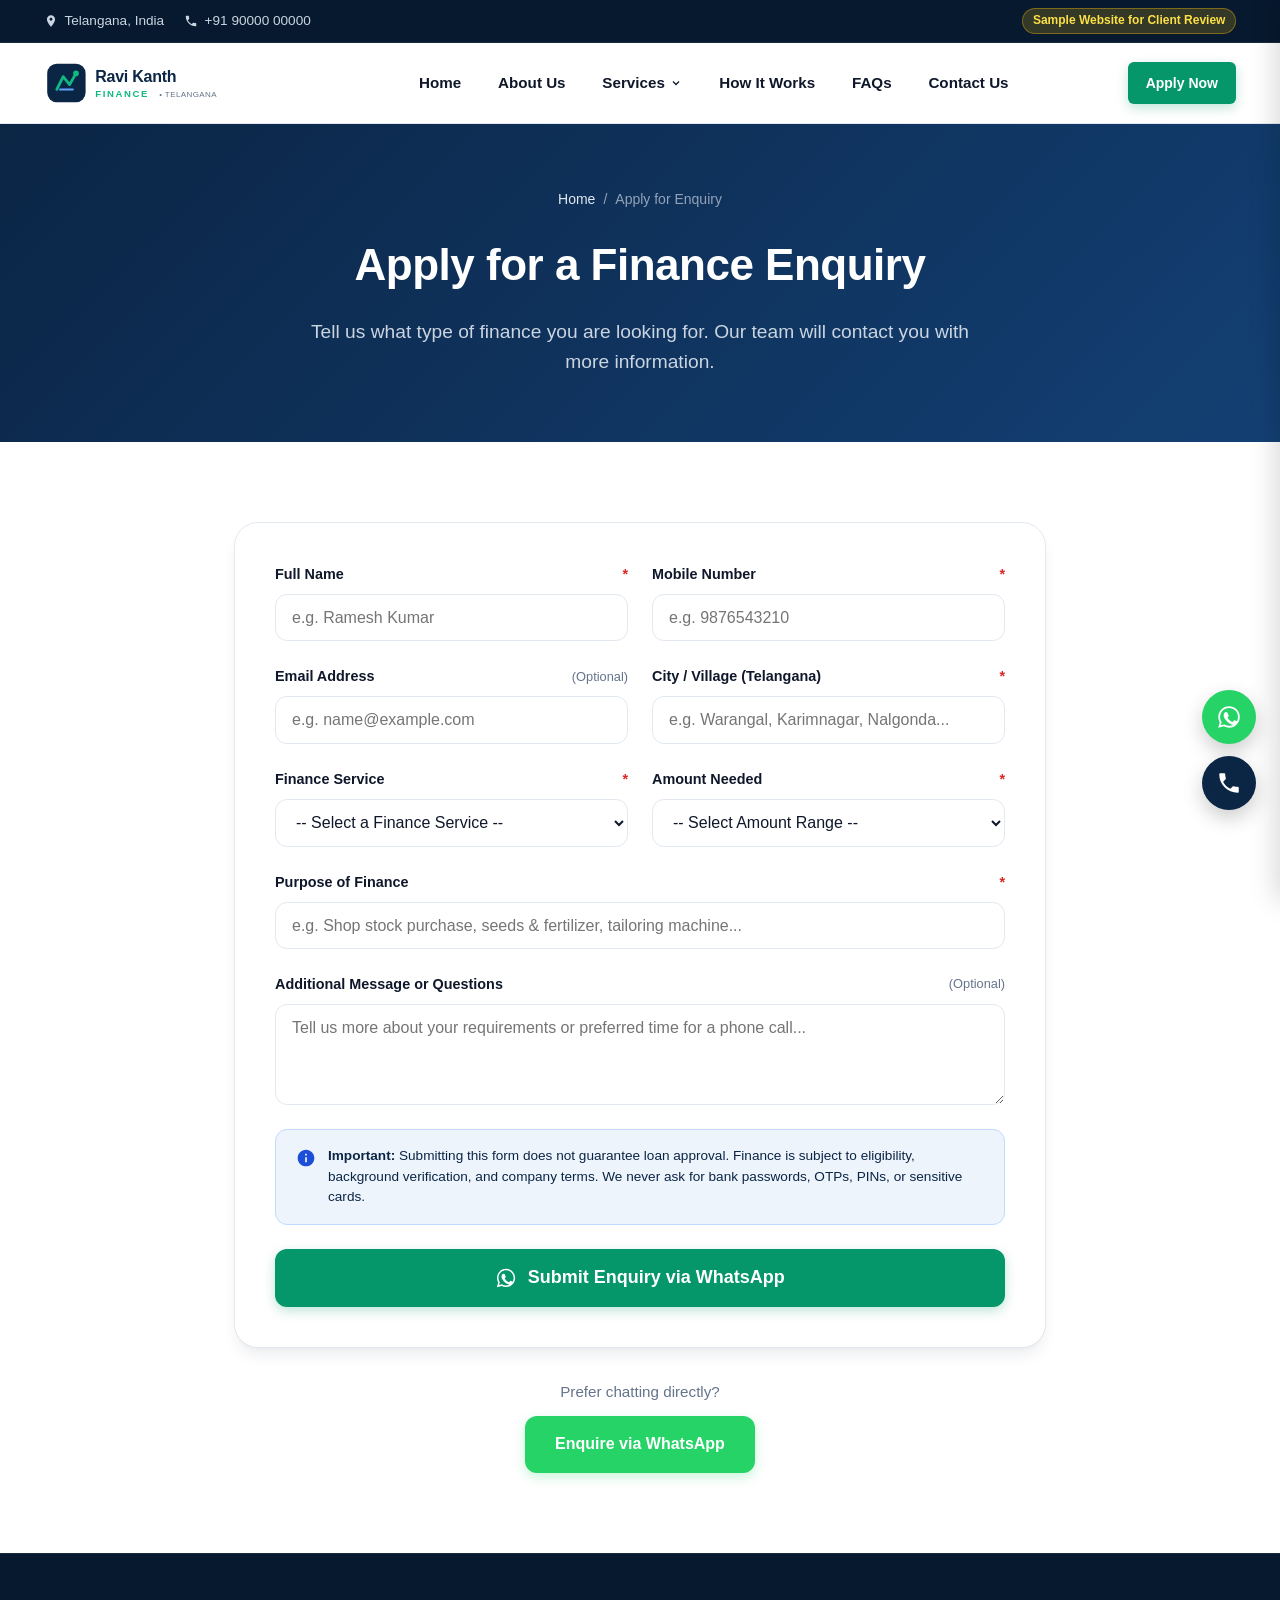
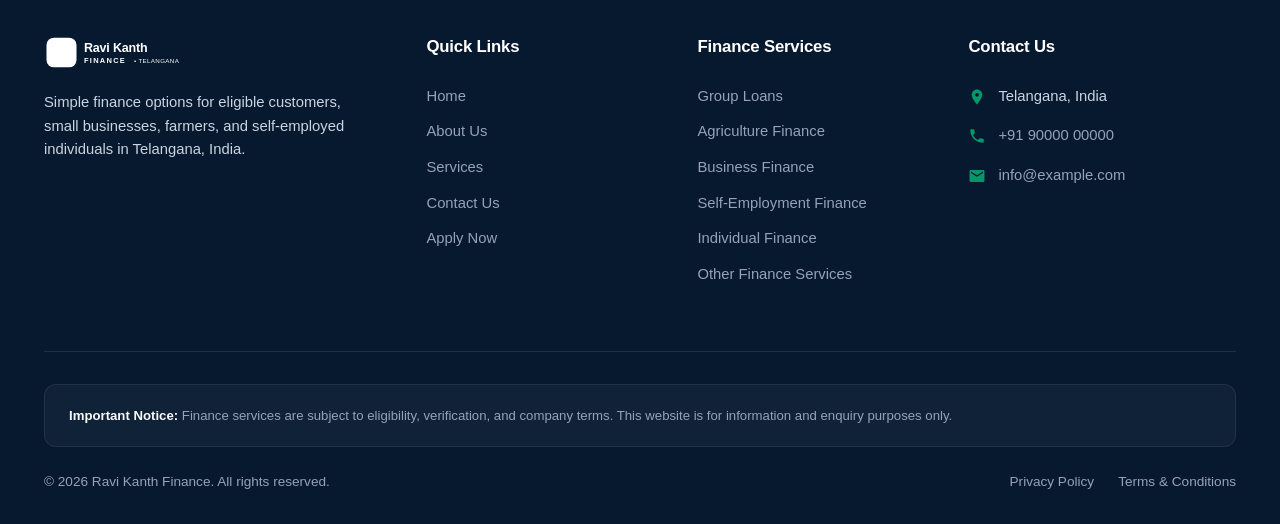
<file: apply.html>
<!DOCTYPE html>
<html lang="en">
<head>
  <meta charset="UTF-8">
  <meta name="viewport" content="width=device-width, initial-scale=1.0">
  <title>Apply for a Finance Enquiry | Ravi Kanth Finance</title>
  <meta name="description" content="Submit a finance enquiry to Ravi Kanth Finance in Telangana. Explore group, agriculture, business, and self-employment finance options.">
  
  <link rel="icon" type="image/svg+xml" href="images/favicon.svg">
  <link rel="stylesheet" href="css/style.css">
</head>
<body>

  <!-- Top Announcement Bar -->
  <div class="top-bar">
    <div class="container top-bar-inner">
      <div class="top-bar-left">
        <div class="top-bar-item">
          <svg viewBox="0 0 24 24"><path d="M12 2C8.13 2 5 5.13 5 9c0 5.25 7 13 7 13s7-7.75 7-13c0-3.87-3.13-7-7-7zm0 9.5c-1.38 0-2.5-1.12-2.5-2.5s1.12-2.5 2.5-2.5 2.5 1.12 2.5 2.5-1.12 2.5-2.5 2.5z"/></svg>
          <span>Telangana, India</span>
        </div>
        <div class="top-bar-item">
          <svg viewBox="0 0 24 24"><path d="M6.62 10.79c1.44 2.83 3.76 5.14 6.59 6.59l2.2-2.2c.27-.27.67-.36 1.02-.24 1.12.37 2.33.57 3.57.57.55 0 1 .45 1 1V20c0 .55-.45 1-1 1-9.39 0-17-7.61-17-17 0-.55.45-1 1-1h3.5c.55 0 1 .45 1 1 0 1.25.2 2.45.57 3.57.11.35.03.74-.25 1.02l-2.2 2.2z"/></svg>
          <a href="tel:+919000000000" class="top-bar-link">+91 90000 00000</a>
        </div>
      </div>
      <div class="top-bar-right">
        <span class="sample-notice-pill">Sample Website for Client Review</span>
      </div>
    </div>
  </div>

  <!-- Header -->
  <header class="site-header">
    <div class="container nav-container">
      <a href="index.html" class="brand-logo" aria-label="Ravi Kanth Finance Home">
        <img src="images/logo.svg" alt="Ravi Kanth Finance Logo" width="220" height="48">
      </a>

      <nav class="main-nav" aria-label="Main Navigation">
        <ul class="nav-menu">
          <li class="nav-item"><a href="index.html" class="nav-link">Home</a></li>
          <li class="nav-item"><a href="about.html" class="nav-link">About Us</a></li>
          <li class="nav-item has-dropdown">
            <a href="services.html" class="nav-link">
              Services
              <svg class="chevron" viewBox="0 0 24 24" fill="none" stroke="currentColor" stroke-width="2.5"><polyline points="6 9 12 15 18 9"></polyline></svg>
            </a>
            <div class="dropdown-menu">
              <a href="group-loans.html" class="dropdown-item">Group Loans</a>
              <a href="agriculture-finance.html" class="dropdown-item">Agriculture Finance</a>
              <a href="business-finance.html" class="dropdown-item">Business Finance</a>
              <a href="self-employment-finance.html" class="dropdown-item">Self-Employment</a>
              <a href="individual-finance.html" class="dropdown-item">Individual Finance</a>
              <a href="other-finance.html" class="dropdown-item">Other Finance</a>
            </div>
          </li>
          <li class="nav-item"><a href="index.html#how-it-works" class="nav-link">How It Works</a></li>
          <li class="nav-item"><a href="index.html#faqs" class="nav-link">FAQs</a></li>
          <li class="nav-item"><a href="contact.html" class="nav-link">Contact Us</a></li>
        </ul>
      </nav>

      <div class="header-actions">
        <a href="apply.html" class="btn btn-primary btn-sm active">Apply Now</a>
        <button class="hamburger" aria-label="Open Mobile Menu" aria-expanded="false">
          <svg viewBox="0 0 24 24" fill="none" stroke="currentColor" stroke-width="2.2" stroke-linecap="round"><line x1="3" y1="6" x2="21" y2="6"></line><line x1="3" y1="12" x2="21" y2="12"></line><line x1="3" y1="18" x2="21" y2="18"></line></svg>
        </button>
      </div>
    </div>
  </header>

  <!-- Mobile Drawer -->
  <div class="mobile-backdrop"></div>
  <div class="mobile-drawer" role="dialog" aria-label="Mobile Navigation">
    <div class="mobile-drawer-header">
      <img src="images/logo.svg" alt="Ravi Kanth Finance" width="160" height="36">
      <button class="drawer-close" aria-label="Close menu">
        <svg width="24" height="24" viewBox="0 0 24 24" fill="none" stroke="currentColor" stroke-width="2.5"><line x1="18" y1="6" x2="6" y2="18"></line><line x1="6" y1="6" x2="18" y2="18"></line></svg>
      </button>
    </div>
    <div class="drawer-menu">
      <a href="index.html" class="drawer-link">Home</a>
      <a href="about.html" class="drawer-link">About Us</a>
      <a href="services.html" class="drawer-link">Services Overview</a>
      <div class="drawer-submenu">
        <a href="group-loans.html" class="drawer-sublink">• Group Loans</a>
        <a href="agriculture-finance.html" class="drawer-sublink">• Agriculture Finance</a>
        <a href="business-finance.html" class="drawer-sublink">• Business Finance</a>
        <a href="self-employment-finance.html" class="drawer-sublink">• Self-Employment Finance</a>
        <a href="individual-finance.html" class="drawer-sublink">• Individual Finance</a>
        <a href="other-finance.html" class="drawer-sublink">• Other Finance Services</a>
      </div>
      <a href="index.html#how-it-works" class="drawer-link">How It Works</a>
      <a href="index.html#faqs" class="drawer-link">FAQs</a>
      <a href="contact.html" class="drawer-link">Contact Us</a>
    </div>
    <div style="margin-top: auto;">
      <a href="apply.html" class="btn btn-primary" style="width: 100%;">Apply Now</a>
    </div>
  </div>

  <main>
    <!-- PAGE HERO -->
    <section class="page-hero">
      <div class="container">
        <div class="breadcrumbs">
          <a href="index.html">Home</a>
          <span>/</span>
          <span>Apply for Enquiry</span>
        </div>
        <h1 class="page-hero-title">Apply for a Finance Enquiry</h1>
        <p class="page-hero-subtitle">
          Tell us what type of finance you are looking for. Our team will contact you with more information.
        </p>
      </div>
    </section>

    <!-- FORM SECTION -->
    <section class="section">
      <div class="container" style="max-width: 860px;">
        <div class="form-card">
          <form id="loan-enquiry-form" novalidate>
            <div class="form-grid">
              <!-- Full Name -->
              <div class="form-group">
                <label for="enquiry-name" class="form-label">
                  <span>Full Name</span>
                  <span class="req">*</span>
                </label>
                <input type="text" id="enquiry-name" class="form-input" placeholder="e.g. Ramesh Kumar" required>
                <span class="error-text">Please enter your full name (at least 2 letters).</span>
              </div>

              <!-- Mobile Number -->
              <div class="form-group">
                <label for="enquiry-phone" class="form-label">
                  <span>Mobile Number</span>
                  <span class="req">*</span>
                </label>
                <input type="tel" id="enquiry-phone" class="form-input" placeholder="e.g. 9876543210" maxlength="10" required>
                <span class="error-text">Please enter a valid 10-digit Indian mobile number.</span>
              </div>

              <!-- Email Address -->
              <div class="form-group">
                <label for="enquiry-email" class="form-label">
                  <span>Email Address</span>
                  <span style="font-size: 0.8rem; color: var(--text-muted); font-weight: normal;">(Optional)</span>
                </label>
                <input type="email" id="enquiry-email" class="form-input" placeholder="e.g. name@example.com">
              </div>

              <!-- City / Village -->
              <div class="form-group">
                <label for="enquiry-location" class="form-label">
                  <span>City / Village (Telangana)</span>
                  <span class="req">*</span>
                </label>
                <input type="text" id="enquiry-location" class="form-input" placeholder="e.g. Warangal, Karimnagar, Nalgonda..." required>
                <span class="error-text">Please enter your city or village in Telangana.</span>
              </div>

              <!-- Finance Service Dropdown -->
              <div class="form-group">
                <label for="enquiry-service" class="form-label">
                  <span>Finance Service</span>
                  <span class="req">*</span>
                </label>
                <select id="enquiry-service" class="form-select" required>
                  <option value="">-- Select a Finance Service --</option>
                  <option value="group-loans">Group Loans</option>
                  <option value="agriculture-finance">Agriculture Finance</option>
                  <option value="business-finance">Business Finance</option>
                  <option value="self-employment-finance">Self-Employment Finance</option>
                  <option value="individual-finance">Individual Finance</option>
                  <option value="other-finance">Other Finance</option>
                </select>
                <span class="error-text">Please select which finance service you need.</span>
              </div>

              <!-- Amount Needed -->
              <div class="form-group">
                <label for="enquiry-amount" class="form-label">
                  <span>Amount Needed</span>
                  <span class="req">*</span>
                </label>
                <select id="enquiry-amount" class="form-select" required>
                  <option value="">-- Select Amount Range --</option>
                  <option value="up-to-25k">Up to ₹25,000</option>
                  <option value="25k-50k">₹25,000 to ₹50,000</option>
                  <option value="50k-100k">₹50,000 to ₹1,00,000</option>
                  <option value="100k-200k">₹1,00,000 to ₹2,00,000</option>
                  <option value="above-200k">Above ₹2,00,000</option>
                </select>
                <span class="error-text">Please select an estimated amount range.</span>
              </div>

              <!-- Purpose of Finance -->
              <div class="form-group col-span-2">
                <label for="enquiry-purpose" class="form-label">
                  <span>Purpose of Finance</span>
                  <span class="req">*</span>
                </label>
                <input type="text" id="enquiry-purpose" class="form-input" placeholder="e.g. Shop stock purchase, seeds &amp; fertilizer, tailoring machine..." required>
                <span class="error-text">Please describe the purpose of finance.</span>
              </div>

              <!-- Additional Message -->
              <div class="form-group col-span-2">
                <label for="enquiry-message" class="form-label">
                  <span>Additional Message or Questions</span>
                  <span style="font-size: 0.8rem; color: var(--text-muted); font-weight: normal;">(Optional)</span>
                </label>
                <textarea id="enquiry-message" rows="4" class="form-textarea" placeholder="Tell us more about your requirements or preferred time for a phone call..."></textarea>
              </div>
            </div>

            <!-- Disclaimer Box -->
            <div class="form-disclaimer-box">
              <svg viewBox="0 0 24 24" fill="currentColor"><path d="M12 2C6.48 2 2 6.48 2 12s4.48 10 10 10 10-4.48 10-10S17.52 2 12 2zm1 15h-2v-6h2v6zm0-8h-2V7h2v2z"/></svg>
              <div>
                <strong>Important:</strong> Submitting this form does not guarantee loan approval. Finance is subject to eligibility, background verification, and company terms. We never ask for bank passwords, OTPs, PINs, or sensitive cards.
              </div>
            </div>

            <!-- Submit Button -->
            <button type="submit" class="btn btn-primary btn-lg" style="width: 100%; display: flex; align-items: center; justify-content: center; gap: 0.65rem;">
              <svg width="22" height="22" viewBox="0 0 24 24" fill="currentColor"><path d="M12.04 2C6.58 2 2.13 6.45 2.13 11.91C2.13 13.66 2.59 15.36 3.45 16.86L2.05 22L7.3 20.62C8.75 21.41 10.38 21.83 12.04 21.83C17.5 21.83 21.95 17.38 21.95 11.92C21.95 9.27 20.92 6.78 19.05 4.91C17.18 3.03 14.69 2 12.04 2M12.05 3.67C14.25 3.67 16.31 4.53 17.87 6.09C19.42 7.65 20.28 9.72 20.28 11.92C20.28 16.46 16.58 20.15 12.04 20.15C10.56 20.15 9.11 19.76 7.85 19L7.55 18.83L4.43 19.65L5.26 16.61L5.06 16.29C4.24 14.99 3.8 13.47 3.8 11.91C3.81 7.37 7.5 3.67 12.05 3.67M9.05 7.42C8.84 7.42 8.5 7.5 8.2 7.82C7.9 8.15 7.07 8.93 7.07 10.51C7.07 12.09 8.22 13.62 8.38 13.83C8.54 14.04 10.6 17.22 13.78 18.59C14.54 18.91 15.13 19.11 15.59 19.26C16.35 19.5 17.05 19.47 17.6 19.38C18.21 19.29 19.48 18.61 19.74 17.87C20 17.13 20 16.5 19.92 16.37C19.84 16.24 19.63 16.17 19.31 16.01C19 15.85 17.53 15.13 17.26 15.03C16.99 14.93 16.8 14.88 16.6 15.19C16.4 15.5 15.84 16.17 15.66 16.37C15.49 16.57 15.32 16.6 15.01 16.44C14.7 16.28 13.7 15.96 12.51 14.9C11.58 14.07 10.96 13.05 10.78 12.74C10.6 12.43 10.76 12.26 10.92 12.1C11.06 11.96 11.23 11.73 11.39 11.55C11.55 11.37 11.6 11.24 11.7 11.03C11.8 10.82 11.75 10.64 11.67 10.48C11.59 10.33 11 8.87 10.75 8.26C10.5 7.67 10.26 7.75 10.07 7.74C9.89 7.74 9.68 7.42 9.05 7.42Z"/></svg>
              <span>Submit Enquiry via WhatsApp</span>
            </button>
          </form>
        </div>

        <!-- WhatsApp Quick Alternative -->
        <div style="text-align: center; margin-top: 2rem;">
          <p style="color: var(--text-muted); font-size: 0.95rem; margin-bottom: 0.75rem;">Prefer chatting directly?</p>
          <a href="https://wa.me/919000000000?text=Hello%2C%20I%20would%20like%20to%20submit%20a%20loan%20enquiry." class="btn btn-whatsapp" target="_blank" rel="noopener">
            Enquire via WhatsApp
          </a>
        </div>
      </div>
    </section>
  </main>

  <!-- SUCCESS MODAL FOR DEMO ENQUIRIES -->
  <div class="modal-backdrop" id="success-modal" role="dialog" aria-modal="true">
    <div class="modal-card">
      <div class="modal-icon-success">
        <svg viewBox="0 0 24 24" fill="currentColor"><path d="M9 16.17L4.83 12l-1.42 1.41L9 19 21 7l-1.41-1.41z"/></svg>
      </div>
      <h3 class="modal-title">Enquiry Submitted</h3>
      <p class="modal-text">
        Thank you for your enquiry. Our team will contact you soon.
      </p>
      <button class="btn btn-navy" id="modal-close-btn" style="width: 100%;">Close</button>
    </div>
  </div>

  <!-- FLOATING QUICK ACTIONS -->
  <div class="floating-actions" aria-label="Quick Contacts">
    <a href="https://wa.me/919000000000?text=Hello%2C%20I%20would%20like%20to%20know%20more%20about%20your%20finance%20services." class="floating-btn floating-whatsapp" target="_blank" rel="noopener" aria-label="Chat on WhatsApp">
      <svg viewBox="0 0 24 24" fill="currentColor"><path d="M12.04 2C6.58 2 2.13 6.45 2.13 11.91C2.13 13.66 2.59 15.36 3.45 16.86L2.05 22L7.3 20.62C8.75 21.41 10.38 21.83 12.04 21.83C17.5 21.83 21.95 17.38 21.95 11.92C21.95 9.27 20.92 6.78 19.05 4.91C17.18 3.03 14.69 2 12.04 2M12.05 3.67C14.25 3.67 16.31 4.53 17.87 6.09C19.42 7.65 20.28 9.72 20.28 11.92C20.28 16.46 16.58 20.15 12.04 20.15C10.56 20.15 9.11 19.76 7.85 19L7.55 18.83L4.43 19.65L5.26 16.61L5.06 16.29C4.24 14.99 3.8 13.47 3.8 11.91C3.81 7.37 7.5 3.67 12.05 3.67M9.05 7.42C8.84 7.42 8.5 7.5 8.2 7.82C7.9 8.15 7.07 8.93 7.07 10.51C7.07 12.09 8.22 13.62 8.38 13.83C8.54 14.04 10.6 17.22 13.78 18.59C14.54 18.91 15.13 19.11 15.59 19.26C16.35 19.5 17.05 19.47 17.6 19.38C18.21 19.29 19.48 18.61 19.74 17.87C20 17.13 20 16.5 19.92 16.37C19.84 16.24 19.63 16.17 19.31 16.01C19 15.85 17.53 15.13 17.26 15.03C16.99 14.93 16.8 14.88 16.6 15.19C16.4 15.5 15.84 16.17 15.66 16.37C15.49 16.57 15.32 16.6 15.01 16.44C14.7 16.28 13.7 15.96 12.51 14.9C11.58 14.07 10.96 13.05 10.78 12.74C10.6 12.43 10.76 12.26 10.92 12.1C11.06 11.96 11.23 11.73 11.39 11.55C11.55 11.37 11.6 11.24 11.7 11.03C11.8 10.82 11.75 10.64 11.67 10.48C11.59 10.33 11 8.87 10.75 8.26C10.5 7.67 10.26 7.75 10.07 7.74C9.89 7.74 9.68 7.42 9.05 7.42Z"/></svg>
    </a>
    <a href="tel:+919000000000" class="floating-btn floating-phone" aria-label="Call Ravi Kanth Finance">
      <svg viewBox="0 0 24 24" fill="currentColor"><path d="M6.62 10.79c1.44 2.83 3.76 5.14 6.59 6.59l2.2-2.2c.27-.27.67-.36 1.02-.24 1.12.37 2.33.57 3.57.57.55 0 1 .45 1 1V20c0 .55-.45 1-1 1-9.39 0-17-7.61-17-17 0-.55.45-1 1-1h3.5c.55 0 1 .45 1 1 0 1.25.2 2.45.57 3.57.11.35.03.74-.25 1.02l-2.2 2.2z"/></svg>
    </a>
    <a href="#" class="floating-btn floating-top" aria-label="Back to Top">
      <svg viewBox="0 0 24 24" fill="none" stroke="currentColor" stroke-width="2.5"><polyline points="18 15 12 9 6 15"></polyline></svg>
    </a>
  </div>

  <!-- FOOTER -->
  <footer class="site-footer">
    <div class="container">
      <div class="footer-grid">
        <div class="footer-brand">
          <img src="images/logo.svg" alt="Ravi Kanth Finance" width="200" height="42" style="filter: brightness(0) invert(1);">
          <p>Simple finance options for eligible customers, small businesses, farmers, and self-employed individuals in Telangana, India.</p>
        </div>
        <div>
          <h4 class="footer-col-title">Quick Links</h4>
          <div class="footer-links">
            <a href="index.html" class="footer-link">Home</a>
            <a href="about.html" class="footer-link">About Us</a>
            <a href="services.html" class="footer-link">Services</a>
            <a href="contact.html" class="footer-link">Contact Us</a>
            <a href="apply.html" class="footer-link">Apply Now</a>
          </div>
        </div>
        <div>
          <h4 class="footer-col-title">Finance Services</h4>
          <div class="footer-links">
            <a href="group-loans.html" class="footer-link">Group Loans</a>
            <a href="agriculture-finance.html" class="footer-link">Agriculture Finance</a>
            <a href="business-finance.html" class="footer-link">Business Finance</a>
            <a href="self-employment-finance.html" class="footer-link">Self-Employment Finance</a>
            <a href="individual-finance.html" class="footer-link">Individual Finance</a>
            <a href="other-finance.html" class="footer-link">Other Finance Services</a>
          </div>
        </div>
        <div>
          <h4 class="footer-col-title">Contact Us</h4>
          <div class="footer-contact-list">
            <div class="footer-contact-item">
              <svg viewBox="0 0 24 24" fill="currentColor"><path d="M12 2C8.13 2 5 5.13 5 9c0 5.25 7 13 7 13s7-7.75 7-13c0-3.87-3.13-7-7-7zm0 9.5c-1.38 0-2.5-1.12-2.5-2.5s1.12-2.5 2.5-2.5 2.5 1.12 2.5 2.5-1.12 2.5-2.5 2.5z"/></svg>
              <span>Telangana, India</span>
            </div>
            <div class="footer-contact-item">
              <svg viewBox="0 0 24 24" fill="currentColor"><path d="M6.62 10.79c1.44 2.83 3.76 5.14 6.59 6.59l2.2-2.2c.27-.27.67-.36 1.02-.24 1.12.37 2.33.57 3.57.57.55 0 1 .45 1 1V20c0 .55-.45 1-1 1-9.39 0-17-7.61-17-17 0-.55.45-1 1-1h3.5c.55 0 1 .45 1 1 0 1.25.2 2.45.57 3.57.11.35.03.74-.25 1.02l-2.2 2.2z"/></svg>
              <a href="tel:+919000000000" class="footer-link">+91 90000 00000</a>
            </div>
            <div class="footer-contact-item">
              <svg viewBox="0 0 24 24" fill="currentColor"><path d="M20 4H4c-1.1 0-1.99.9-1.99 2L2 18c0 1.1.9 2 2 2h16c1.1 0 2-.9 2-2V6c0-1.1-.9-2-2-2zm0 4l-8 5-8-5V6l8 5 8-5v2z"/></svg>
              <a href="mailto:info@example.com" class="footer-link">info@example.com</a>
            </div>
          </div>
        </div>
      </div>

      <div class="footer-bottom">
        <div class="footer-disclaimer-card">
          <strong>Important Notice:</strong> Finance services are subject to eligibility, verification, and company terms. This website is for information and enquiry purposes only.
        </div>
        <div class="footer-bottom-row">
          <div>&copy; 2026 Ravi Kanth Finance. All rights reserved.</div>
          <div class="footer-legal-links">
            <a href="privacy-policy.html">Privacy Policy</a>
            <a href="terms.html">Terms &amp; Conditions</a>
          </div>
        </div>
      </div>
    </div>
  </footer>

  <script src="js/script.js"></script>
  <script>
    // Pre-select service dropdown if passed in query string
    document.addEventListener('DOMContentLoaded', () => {
      const urlParams = new URLSearchParams(window.location.search);
      const serviceParam = urlParams.get('service');
      if (serviceParam) {
        const selectEl = document.getElementById('enquiry-service');
        if (selectEl) {
          selectEl.value = serviceParam;
        }
      }
    });
  </script>
</body>
</html>
</file>
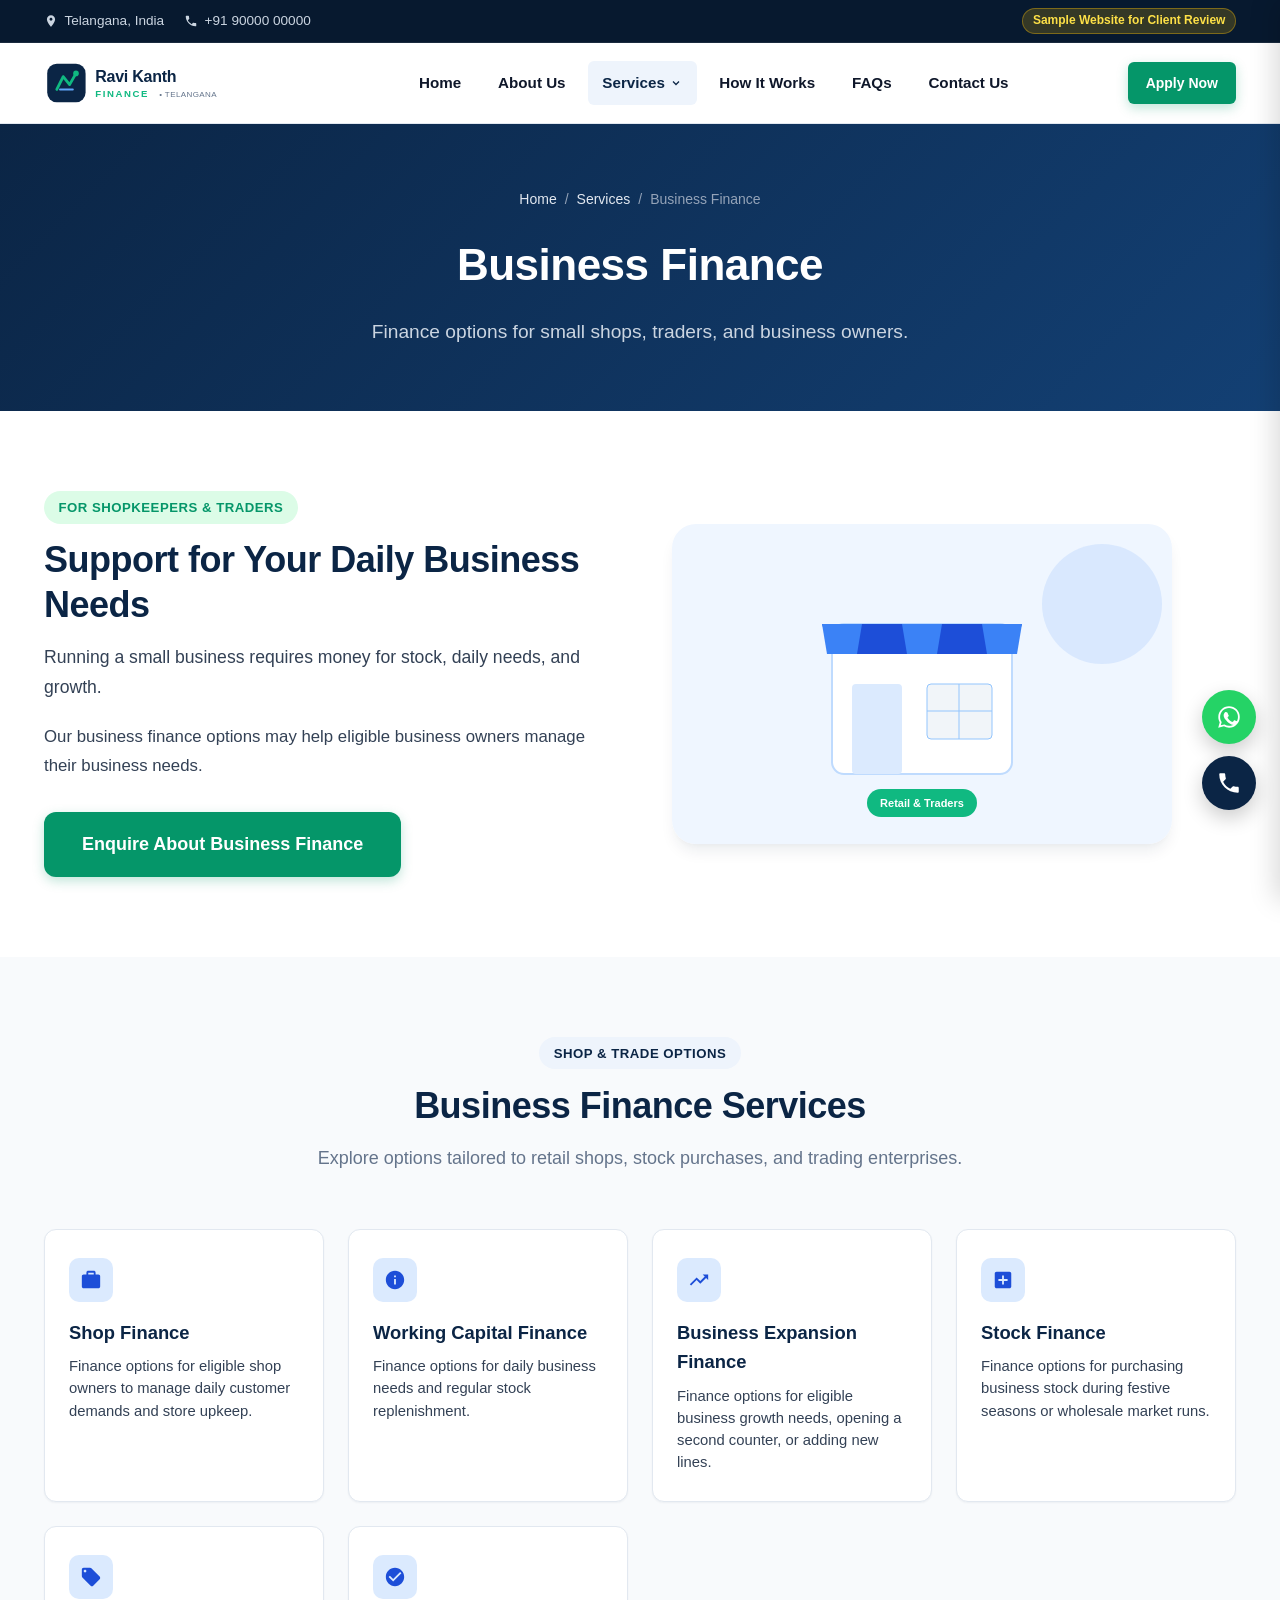
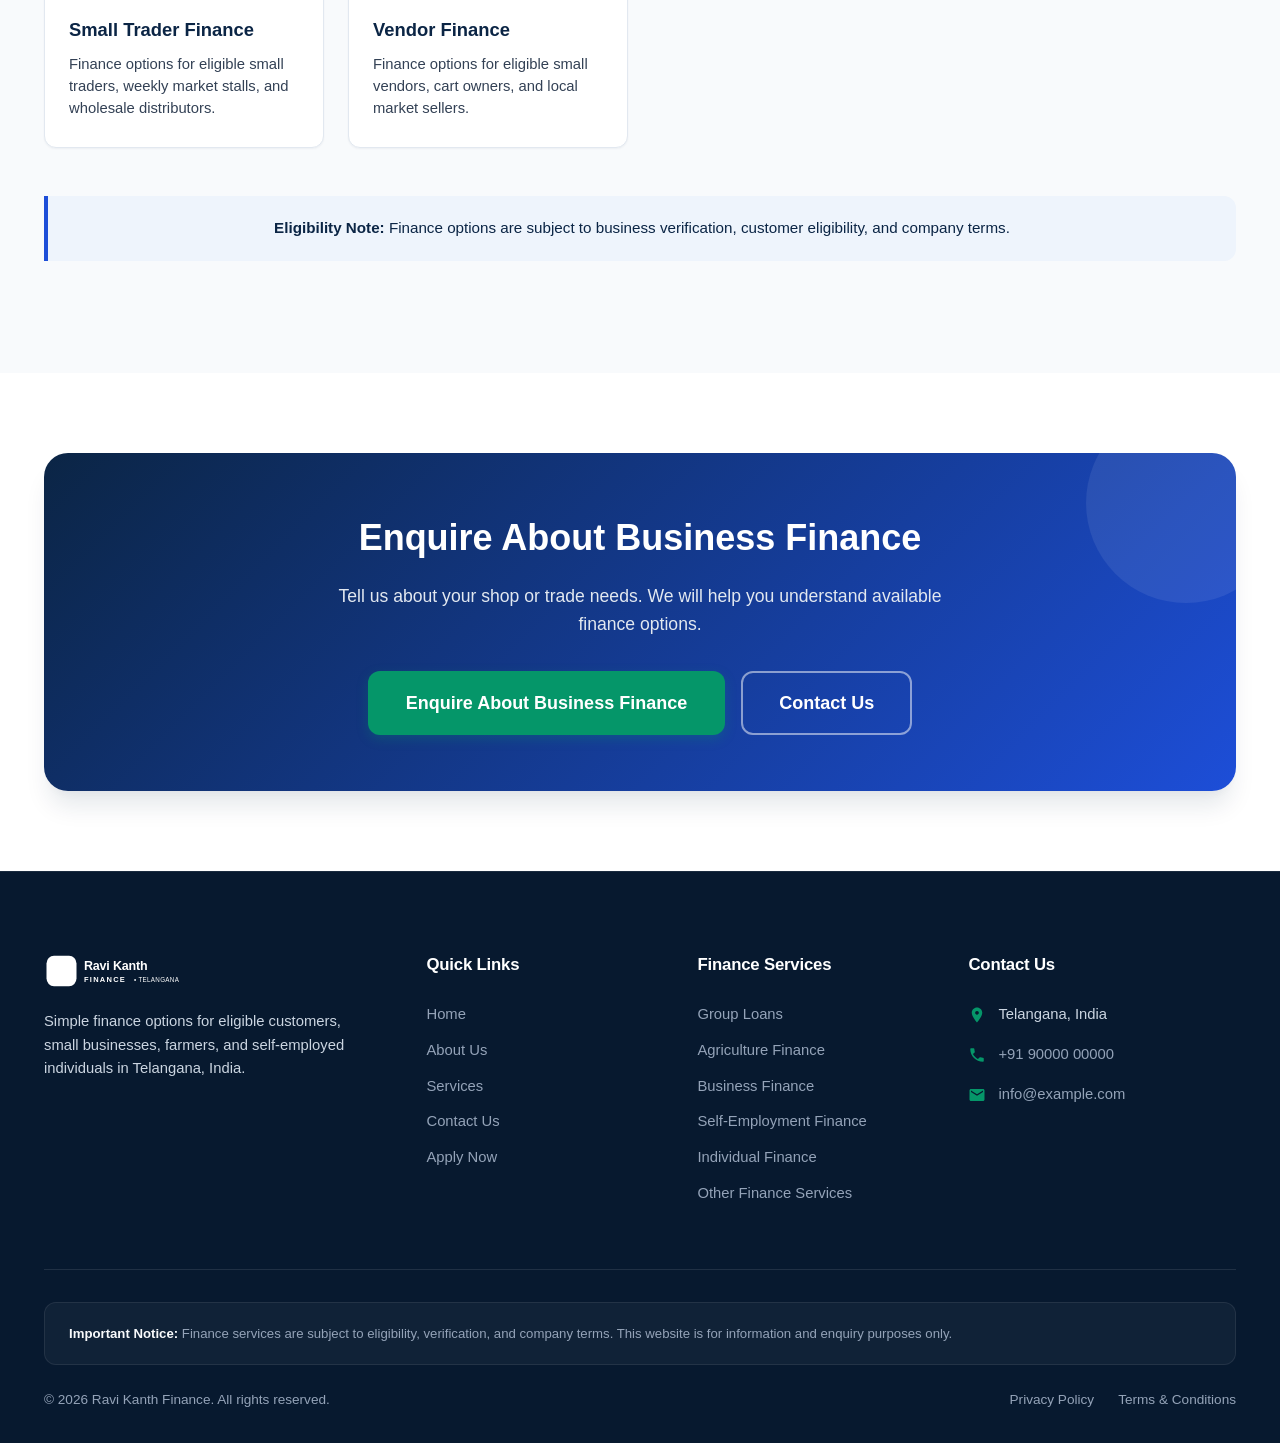
<file: business-finance.html>
<!DOCTYPE html>
<html lang="en">
<head>
  <meta charset="UTF-8">
  <meta name="viewport" content="width=device-width, initial-scale=1.0">
  <title>Business Finance | Ravi Kanth Finance</title>
  <meta name="description" content="Finance options for small shops, traders, and business owners in Telangana. Working capital, stock purchase, and shop expansion support.">
  
  <link rel="icon" type="image/svg+xml" href="images/favicon.svg">
  <link rel="stylesheet" href="css/style.css">
</head>
<body>

  <!-- Top Announcement Bar -->
  <div class="top-bar">
    <div class="container top-bar-inner">
      <div class="top-bar-left">
        <div class="top-bar-item">
          <svg viewBox="0 0 24 24"><path d="M12 2C8.13 2 5 5.13 5 9c0 5.25 7 13 7 13s7-7.75 7-13c0-3.87-3.13-7-7-7zm0 9.5c-1.38 0-2.5-1.12-2.5-2.5s1.12-2.5 2.5-2.5 2.5 1.12 2.5 2.5-1.12 2.5-2.5 2.5z"/></svg>
          <span>Telangana, India</span>
        </div>
        <div class="top-bar-item">
          <svg viewBox="0 0 24 24"><path d="M6.62 10.79c1.44 2.83 3.76 5.14 6.59 6.59l2.2-2.2c.27-.27.67-.36 1.02-.24 1.12.37 2.33.57 3.57.57.55 0 1 .45 1 1V20c0 .55-.45 1-1 1-9.39 0-17-7.61-17-17 0-.55.45-1 1-1h3.5c.55 0 1 .45 1 1 0 1.25.2 2.45.57 3.57.11.35.03.74-.25 1.02l-2.2 2.2z"/></svg>
          <a href="tel:+919000000000" class="top-bar-link">+91 90000 00000</a>
        </div>
      </div>
      <div class="top-bar-right">
        <span class="sample-notice-pill">Sample Website for Client Review</span>
      </div>
    </div>
  </div>

  <!-- Header -->
  <header class="site-header">
    <div class="container nav-container">
      <a href="index.html" class="brand-logo" aria-label="Ravi Kanth Finance Home">
        <img src="images/logo.svg" alt="Ravi Kanth Finance Logo" width="220" height="48">
      </a>

      <nav class="main-nav" aria-label="Main Navigation">
        <ul class="nav-menu">
          <li class="nav-item"><a href="index.html" class="nav-link">Home</a></li>
          <li class="nav-item"><a href="about.html" class="nav-link">About Us</a></li>
          <li class="nav-item has-dropdown">
            <a href="services.html" class="nav-link active">
              Services
              <svg class="chevron" viewBox="0 0 24 24" fill="none" stroke="currentColor" stroke-width="2.5"><polyline points="6 9 12 15 18 9"></polyline></svg>
            </a>
            <div class="dropdown-menu">
              <a href="group-loans.html" class="dropdown-item">Group Loans</a>
              <a href="agriculture-finance.html" class="dropdown-item">Agriculture Finance</a>
              <a href="business-finance.html" class="dropdown-item">Business Finance</a>
              <a href="self-employment-finance.html" class="dropdown-item">Self-Employment</a>
              <a href="individual-finance.html" class="dropdown-item">Individual Finance</a>
              <a href="other-finance.html" class="dropdown-item">Other Finance</a>
            </div>
          </li>
          <li class="nav-item"><a href="index.html#how-it-works" class="nav-link">How It Works</a></li>
          <li class="nav-item"><a href="index.html#faqs" class="nav-link">FAQs</a></li>
          <li class="nav-item"><a href="contact.html" class="nav-link">Contact Us</a></li>
        </ul>
      </nav>

      <div class="header-actions">
        <a href="apply.html?service=business-finance" class="btn btn-primary btn-sm">Apply Now</a>
        <button class="hamburger" aria-label="Open Mobile Menu" aria-expanded="false">
          <svg viewBox="0 0 24 24" fill="none" stroke="currentColor" stroke-width="2.2" stroke-linecap="round"><line x1="3" y1="6" x2="21" y2="6"></line><line x1="3" y1="12" x2="21" y2="12"></line><line x1="3" y1="18" x2="21" y2="18"></line></svg>
        </button>
      </div>
    </div>
  </header>

  <!-- Mobile Drawer -->
  <div class="mobile-backdrop"></div>
  <div class="mobile-drawer" role="dialog" aria-label="Mobile Navigation">
    <div class="mobile-drawer-header">
      <img src="images/logo.svg" alt="Ravi Kanth Finance" width="160" height="36">
      <button class="drawer-close" aria-label="Close menu">
        <svg width="24" height="24" viewBox="0 0 24 24" fill="none" stroke="currentColor" stroke-width="2.5"><line x1="18" y1="6" x2="6" y2="18"></line><line x1="6" y1="6" x2="18" y2="18"></line></svg>
      </button>
    </div>
    <div class="drawer-menu">
      <a href="index.html" class="drawer-link">Home</a>
      <a href="about.html" class="drawer-link">About Us</a>
      <a href="services.html" class="drawer-link">Services Overview</a>
      <div class="drawer-submenu">
        <a href="group-loans.html" class="drawer-sublink">• Group Loans</a>
        <a href="agriculture-finance.html" class="drawer-sublink">• Agriculture Finance</a>
        <a href="business-finance.html" class="drawer-sublink active">• Business Finance</a>
        <a href="self-employment-finance.html" class="drawer-sublink">• Self-Employment Finance</a>
        <a href="individual-finance.html" class="drawer-sublink">• Individual Finance</a>
        <a href="other-finance.html" class="drawer-sublink">• Other Finance Services</a>
      </div>
      <a href="index.html#how-it-works" class="drawer-link">How It Works</a>
      <a href="index.html#faqs" class="drawer-link">FAQs</a>
      <a href="contact.html" class="drawer-link">Contact Us</a>
    </div>
    <div style="margin-top: auto;">
      <a href="apply.html?service=business-finance" class="btn btn-primary" style="width: 100%;">Apply Now</a>
    </div>
  </div>

  <main>
    <!-- PAGE HERO -->
    <section class="page-hero">
      <div class="container">
        <div class="breadcrumbs">
          <a href="index.html">Home</a>
          <span>/</span>
          <a href="services.html">Services</a>
          <span>/</span>
          <span>Business Finance</span>
        </div>
        <h1 class="page-hero-title">Business Finance</h1>
        <p class="page-hero-subtitle">
          Finance options for small shops, traders, and business owners.
        </p>
      </div>
    </section>

    <!-- INTRO CONTENT -->
    <section class="section">
      <div class="container">
        <div class="intro-grid">
          <div>
            <div class="section-tag green">For Shopkeepers &amp; Traders</div>
            <h2 class="section-title">Support for Your Daily Business Needs</h2>
            <p style="font-size: 1.1rem; line-height: 1.7; margin-bottom: 1.25rem;">
              Running a small business requires money for stock, daily needs, and growth.
            </p>
            <p style="font-size: 1.05rem; line-height: 1.7; margin-bottom: 2rem;">
              Our business finance options may help eligible business owners manage their business needs.
            </p>
            <a href="apply.html?service=business-finance" class="btn btn-primary btn-lg">Enquire About Business Finance</a>
          </div>

          <div>
            <img src="images/biz-art.svg" alt="Business and Shop Finance" width="500" height="320" style="border-radius: var(--radius-xl); box-shadow: var(--shadow-md);">
          </div>
        </div>
      </div>
    </section>

    <!-- 6 SERVICE CARDS -->
    <section class="section section-bg">
      <div class="container">
        <div class="section-header">
          <div class="section-tag">Shop &amp; Trade Options</div>
          <h2 class="section-title">Business Finance Services</h2>
          <p class="section-subtitle">
            Explore options tailored to retail shops, stock purchases, and trading enterprises.
          </p>
        </div>

        <div class="subservices-grid">
          <!-- Card 1 -->
          <div class="subservice-card">
            <div style="width: 44px; height: 44px; border-radius: 10px; background: #DBEAFE; color: #1D4ED8; display: flex; align-items: center; justify-content: center; margin-bottom: 1rem;">
              <svg width="22" height="22" viewBox="0 0 24 24" fill="currentColor"><path d="M20 6h-3V4c0-1.1-.9-2-2-2h-6c-1.1 0-2 .9-2 2v2H4c-1.1 0-2 .9-2 2v11c0 1.1.9 2 2 2h16c1.1 0 2-.9 2-2V8c0-1.1-.9-2-2-2zm-11-2h6v2H9V4z"/></svg>
            </div>
            <h4>Shop Finance</h4>
            <p>Finance options for eligible shop owners to manage daily customer demands and store upkeep.</p>
          </div>

          <!-- Card 2 -->
          <div class="subservice-card">
            <div style="width: 44px; height: 44px; border-radius: 10px; background: #DBEAFE; color: #1D4ED8; display: flex; align-items: center; justify-content: center; margin-bottom: 1rem;">
              <svg width="22" height="22" viewBox="0 0 24 24" fill="currentColor"><path d="M12 2C6.48 2 2 6.48 2 12s4.48 10 10 10 10-4.48 10-10S17.52 2 12 2zm1 15h-2v-6h2v6zm0-8h-2V7h2v2z"/></svg>
            </div>
            <h4>Working Capital Finance</h4>
            <p>Finance options for daily business needs and regular stock replenishment.</p>
          </div>

          <!-- Card 3 -->
          <div class="subservice-card">
            <div style="width: 44px; height: 44px; border-radius: 10px; background: #DBEAFE; color: #1D4ED8; display: flex; align-items: center; justify-content: center; margin-bottom: 1rem;">
              <svg width="22" height="22" viewBox="0 0 24 24" fill="currentColor"><path d="M16 6l2.29 2.29-4.88 4.88-4-4L2 16.59 3.41 18l6-6 4 4 6.3-6.29L22 12V6z"/></svg>
            </div>
            <h4>Business Expansion Finance</h4>
            <p>Finance options for eligible business growth needs, opening a second counter, or adding new lines.</p>
          </div>

          <!-- Card 4 -->
          <div class="subservice-card">
            <div style="width: 44px; height: 44px; border-radius: 10px; background: #DBEAFE; color: #1D4ED8; display: flex; align-items: center; justify-content: center; margin-bottom: 1rem;">
              <svg width="22" height="22" viewBox="0 0 24 24" fill="currentColor"><path d="M19 3H5c-1.1 0-2 .9-2 2v14c0 1.1.9 2 2 2h14c1.1 0 2-.9 2-2V5c0-1.1-.9-2-2-2zm-2 10h-4v4h-2v-4H7v-2h4V7h2v4h4v2z"/></svg>
            </div>
            <h4>Stock Finance</h4>
            <p>Finance options for purchasing business stock during festive seasons or wholesale market runs.</p>
          </div>

          <!-- Card 5 -->
          <div class="subservice-card">
            <div style="width: 44px; height: 44px; border-radius: 10px; background: #DBEAFE; color: #1D4ED8; display: flex; align-items: center; justify-content: center; margin-bottom: 1rem;">
              <svg width="22" height="22" viewBox="0 0 24 24" fill="currentColor"><path d="M21.41 11.58l-9-9C12.05 2.22 11.55 2 11 2H4c-1.1 0-2 .9-2 2v7c0 .55.22 1.05.59 1.42l9 9c.36.36.86.58 1.41.58.55 0 1.05-.22 1.41-.59l7-7c.37-.36.59-.86.59-1.41 0-.55-.23-1.06-.59-1.42zM5.5 7C4.67 7 4 6.33 4 5.5S4.67 4 5.5 4 7 4.67 7 5.5 6.33 7 5.5 7z"/></svg>
            </div>
            <h4>Small Trader Finance</h4>
            <p>Finance options for eligible small traders, weekly market stalls, and wholesale distributors.</p>
          </div>

          <!-- Card 6 -->
          <div class="subservice-card">
            <div style="width: 44px; height: 44px; border-radius: 10px; background: #DBEAFE; color: #1D4ED8; display: flex; align-items: center; justify-content: center; margin-bottom: 1rem;">
              <svg width="22" height="22" viewBox="0 0 24 24" fill="currentColor"><path d="M12 2C6.48 2 2 6.48 2 12s4.48 10 10 10 10-4.48 10-10S17.52 2 12 2zm-2 15l-5-5 1.41-1.41L10 14.17l7.59-7.59L19 8l-9 9z"/></svg>
            </div>
            <h4>Vendor Finance</h4>
            <p>Finance options for eligible small vendors, cart owners, and local market sellers.</p>
          </div>
        </div>

        <div class="info-note-box" style="margin-top: 3rem; text-align: center;">
          <p>
            <strong>Eligibility Note:</strong> Finance options are subject to business verification, customer eligibility, and company terms.
          </p>
        </div>
      </div>
    </section>

    <!-- CTA -->
    <section class="section">
      <div class="container">
        <div class="cta-banner">
          <h2 class="cta-title">Enquire About Business Finance</h2>
          <p class="cta-desc">
            Tell us about your shop or trade needs. We will help you understand available finance options.
          </p>
          <div class="cta-buttons">
            <a href="apply.html?service=business-finance" class="btn btn-primary btn-lg">Enquire About Business Finance</a>
            <a href="contact.html" class="btn btn-outline-white btn-lg">Contact Us</a>
          </div>
        </div>
      </div>
    </section>
  </main>

  <!-- FLOATING QUICK ACTIONS -->
  <div class="floating-actions" aria-label="Quick Contacts">
    <a href="https://wa.me/919000000000?text=Hello%2C%20I%20would%20like%20to%20know%20more%20about%20Business%20Finance." class="floating-btn floating-whatsapp" target="_blank" rel="noopener" aria-label="Chat on WhatsApp">
      <svg viewBox="0 0 24 24" fill="currentColor"><path d="M12.04 2C6.58 2 2.13 6.45 2.13 11.91C2.13 13.66 2.59 15.36 3.45 16.86L2.05 22L7.3 20.62C8.75 21.41 10.38 21.83 12.04 21.83C17.5 21.83 21.95 17.38 21.95 11.92C21.95 9.27 20.92 6.78 19.05 4.91C17.18 3.03 14.69 2 12.04 2M12.05 3.67C14.25 3.67 16.31 4.53 17.87 6.09C19.42 7.65 20.28 9.72 20.28 11.92C20.28 16.46 16.58 20.15 12.04 20.15C10.56 20.15 9.11 19.76 7.85 19L7.55 18.83L4.43 19.65L5.26 16.61L5.06 16.29C4.24 14.99 3.8 13.47 3.8 11.91C3.81 7.37 7.5 3.67 12.05 3.67M9.05 7.42C8.84 7.42 8.5 7.5 8.2 7.82C7.9 8.15 7.07 8.93 7.07 10.51C7.07 12.09 8.22 13.62 8.38 13.83C8.54 14.04 10.6 17.22 13.78 18.59C14.54 18.91 15.13 19.11 15.59 19.26C16.35 19.5 17.05 19.47 17.6 19.38C18.21 19.29 19.48 18.61 19.74 17.87C20 17.13 20 16.5 19.92 16.37C19.84 16.24 19.63 16.17 19.31 16.01C19 15.85 17.53 15.13 17.26 15.03C16.99 14.93 16.8 14.88 16.6 15.19C16.4 15.5 15.84 16.17 15.66 16.37C15.49 16.57 15.32 16.6 15.01 16.44C14.7 16.28 13.7 15.96 12.51 14.9C11.58 14.07 10.96 13.05 10.78 12.74C10.6 12.43 10.76 12.26 10.92 12.1C11.06 11.96 11.23 11.73 11.39 11.55C11.55 11.37 11.6 11.24 11.7 11.03C11.8 10.82 11.75 10.64 11.67 10.48C11.59 10.33 11 8.87 10.75 8.26C10.5 7.67 10.26 7.75 10.07 7.74C9.89 7.74 9.68 7.42 9.05 7.42Z"/></svg>
    </a>
    <a href="tel:+919000000000" class="floating-btn floating-phone" aria-label="Call Ravi Kanth Finance">
      <svg viewBox="0 0 24 24" fill="currentColor"><path d="M6.62 10.79c1.44 2.83 3.76 5.14 6.59 6.59l2.2-2.2c.27-.27.67-.36 1.02-.24 1.12.37 2.33.57 3.57.57.55 0 1 .45 1 1V20c0 .55-.45 1-1 1-9.39 0-17-7.61-17-17 0-.55.45-1 1-1h3.5c.55 0 1 .45 1 1 0 1.25.2 2.45.57 3.57.11.35.03.74-.25 1.02l-2.2 2.2z"/></svg>
    </a>
    <a href="#" class="floating-btn floating-top" aria-label="Back to Top">
      <svg viewBox="0 0 24 24" fill="none" stroke="currentColor" stroke-width="2.5"><polyline points="18 15 12 9 6 15"></polyline></svg>
    </a>
  </div>

  <!-- FOOTER -->
  <footer class="site-footer">
    <div class="container">
      <div class="footer-grid">
        <div class="footer-brand">
          <img src="images/logo.svg" alt="Ravi Kanth Finance" width="200" height="42" style="filter: brightness(0) invert(1);">
          <p>Simple finance options for eligible customers, small businesses, farmers, and self-employed individuals in Telangana, India.</p>
        </div>
        <div>
          <h4 class="footer-col-title">Quick Links</h4>
          <div class="footer-links">
            <a href="index.html" class="footer-link">Home</a>
            <a href="about.html" class="footer-link">About Us</a>
            <a href="services.html" class="footer-link">Services</a>
            <a href="contact.html" class="footer-link">Contact Us</a>
            <a href="apply.html" class="footer-link">Apply Now</a>
          </div>
        </div>
        <div>
          <h4 class="footer-col-title">Finance Services</h4>
          <div class="footer-links">
            <a href="group-loans.html" class="footer-link">Group Loans</a>
            <a href="agriculture-finance.html" class="footer-link">Agriculture Finance</a>
            <a href="business-finance.html" class="footer-link">Business Finance</a>
            <a href="self-employment-finance.html" class="footer-link">Self-Employment Finance</a>
            <a href="individual-finance.html" class="footer-link">Individual Finance</a>
            <a href="other-finance.html" class="footer-link">Other Finance Services</a>
          </div>
        </div>
        <div>
          <h4 class="footer-col-title">Contact Us</h4>
          <div class="footer-contact-list">
            <div class="footer-contact-item">
              <svg viewBox="0 0 24 24" fill="currentColor"><path d="M12 2C8.13 2 5 5.13 5 9c0 5.25 7 13 7 13s7-7.75 7-13c0-3.87-3.13-7-7-7zm0 9.5c-1.38 0-2.5-1.12-2.5-2.5s1.12-2.5 2.5-2.5 2.5 1.12 2.5 2.5-1.12 2.5-2.5 2.5z"/></svg>
              <span>Telangana, India</span>
            </div>
            <div class="footer-contact-item">
              <svg viewBox="0 0 24 24" fill="currentColor"><path d="M6.62 10.79c1.44 2.83 3.76 5.14 6.59 6.59l2.2-2.2c.27-.27.67-.36 1.02-.24 1.12.37 2.33.57 3.57.57.55 0 1 .45 1 1V20c0 .55-.45 1-1 1-9.39 0-17-7.61-17-17 0-.55.45-1 1-1h3.5c.55 0 1 .45 1 1 0 1.25.2 2.45.57 3.57.11.35.03.74-.25 1.02l-2.2 2.2z"/></svg>
              <a href="tel:+919000000000" class="footer-link">+91 90000 00000</a>
            </div>
            <div class="footer-contact-item">
              <svg viewBox="0 0 24 24" fill="currentColor"><path d="M20 4H4c-1.1 0-1.99.9-1.99 2L2 18c0 1.1.9 2 2 2h16c1.1 0 2-.9 2-2V6c0-1.1-.9-2-2-2zm0 4l-8 5-8-5V6l8 5 8-5v2z"/></svg>
              <a href="mailto:info@example.com" class="footer-link">info@example.com</a>
            </div>
          </div>
        </div>
      </div>

      <div class="footer-bottom">
        <div class="footer-disclaimer-card">
          <strong>Important Notice:</strong> Finance services are subject to eligibility, verification, and company terms. This website is for information and enquiry purposes only.
        </div>
        <div class="footer-bottom-row">
          <div>&copy; 2026 Ravi Kanth Finance. All rights reserved.</div>
          <div class="footer-legal-links">
            <a href="privacy-policy.html">Privacy Policy</a>
            <a href="terms.html">Terms &amp; Conditions</a>
          </div>
        </div>
      </div>
    </div>
  </footer>

  <script src="js/script.js"></script>
</body>
</html>
</file>
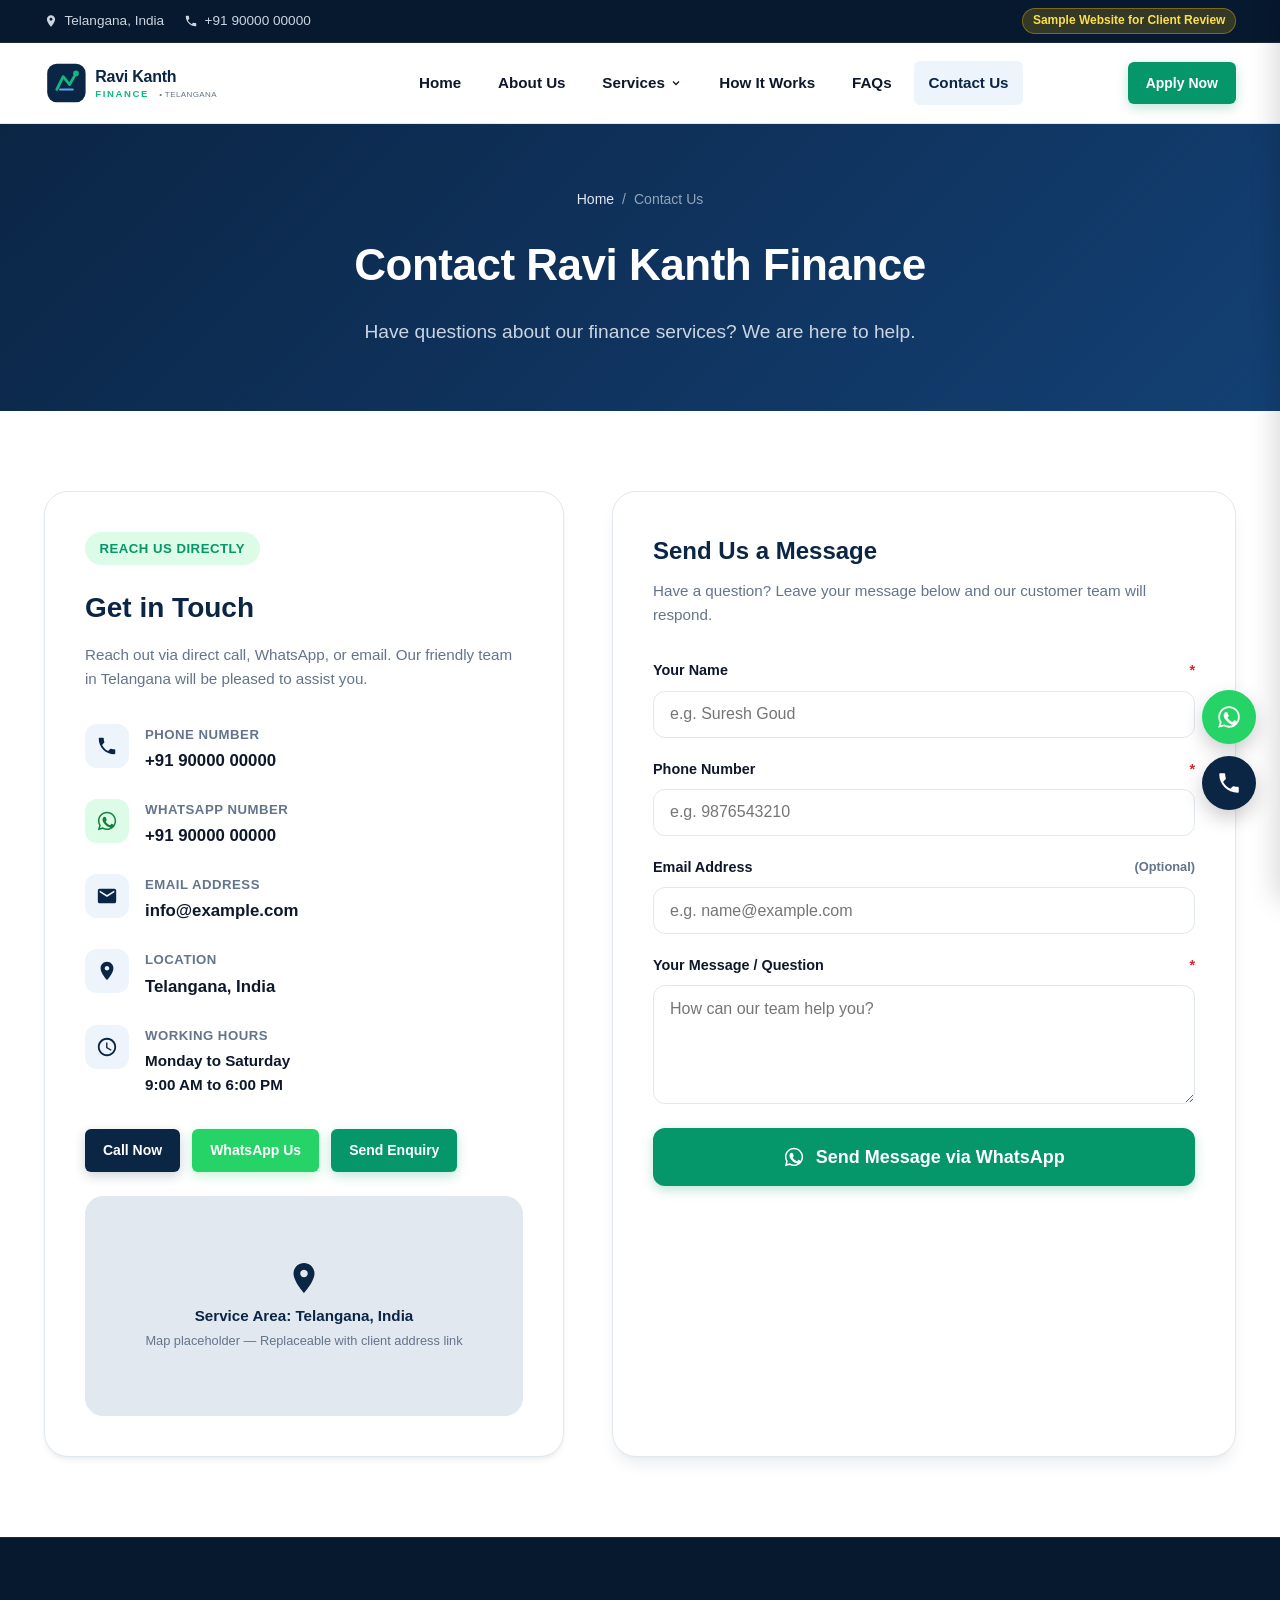
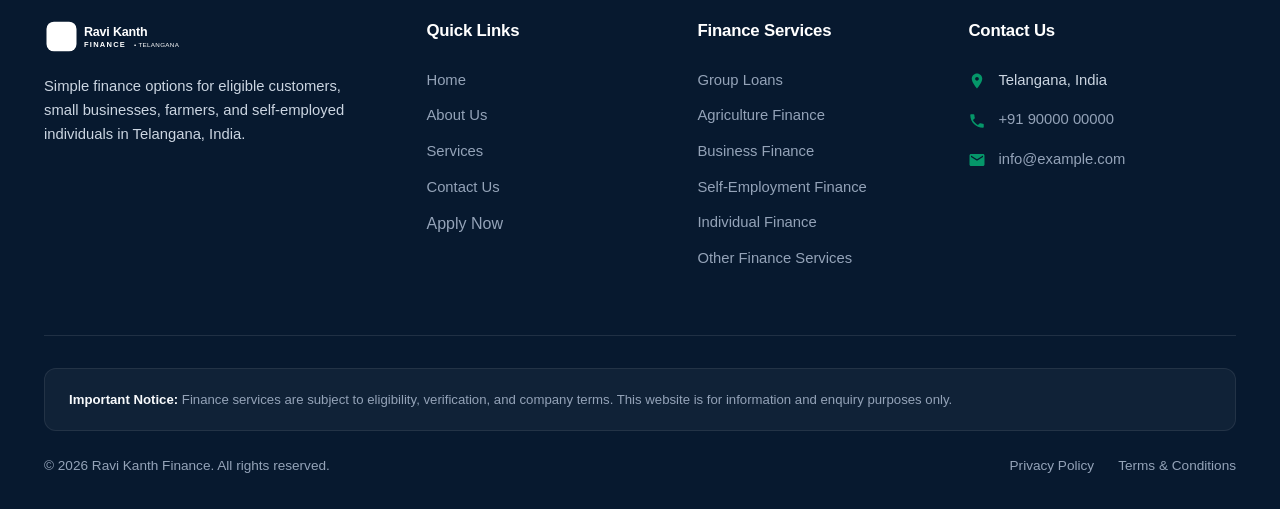
<file: contact.html>
<!DOCTYPE html>
<html lang="en">
<head>
  <meta charset="UTF-8">
  <meta name="viewport" content="width=device-width, initial-scale=1.0">
  <title>Contact Us | Ravi Kanth Finance</title>
  <meta name="description" content="Contact Ravi Kanth Finance in Telangana, India. Phone, WhatsApp, and enquiry form for friendly microfinance guidance.">
  
  <link rel="icon" type="image/svg+xml" href="images/favicon.svg">
  <link rel="stylesheet" href="css/style.css">
</head>
<body>

  <!-- Top Announcement Bar -->
  <div class="top-bar">
    <div class="container top-bar-inner">
      <div class="top-bar-left">
        <div class="top-bar-item">
          <svg viewBox="0 0 24 24"><path d="M12 2C8.13 2 5 5.13 5 9c0 5.25 7 13 7 13s7-7.75 7-13c0-3.87-3.13-7-7-7zm0 9.5c-1.38 0-2.5-1.12-2.5-2.5s1.12-2.5 2.5-2.5 2.5 1.12 2.5 2.5-1.12 2.5-2.5 2.5z"/></svg>
          <span>Telangana, India</span>
        </div>
        <div class="top-bar-item">
          <svg viewBox="0 0 24 24"><path d="M6.62 10.79c1.44 2.83 3.76 5.14 6.59 6.59l2.2-2.2c.27-.27.67-.36 1.02-.24 1.12.37 2.33.57 3.57.57.55 0 1 .45 1 1V20c0 .55-.45 1-1 1-9.39 0-17-7.61-17-17 0-.55.45-1 1-1h3.5c.55 0 1 .45 1 1 0 1.25.2 2.45.57 3.57.11.35.03.74-.25 1.02l-2.2 2.2z"/></svg>
          <a href="tel:+919000000000" class="top-bar-link">+91 90000 00000</a>
        </div>
      </div>
      <div class="top-bar-right">
        <span class="sample-notice-pill">Sample Website for Client Review</span>
      </div>
    </div>
  </div>

  <!-- Header -->
  <header class="site-header">
    <div class="container nav-container">
      <a href="index.html" class="brand-logo" aria-label="Ravi Kanth Finance Home">
        <img src="images/logo.svg" alt="Ravi Kanth Finance Logo" width="220" height="48">
      </a>

      <nav class="main-nav" aria-label="Main Navigation">
        <ul class="nav-menu">
          <li class="nav-item"><a href="index.html" class="nav-link">Home</a></li>
          <li class="nav-item"><a href="about.html" class="nav-link">About Us</a></li>
          <li class="nav-item has-dropdown">
            <a href="services.html" class="nav-link">
              Services
              <svg class="chevron" viewBox="0 0 24 24" fill="none" stroke="currentColor" stroke-width="2.5"><polyline points="6 9 12 15 18 9"></polyline></svg>
            </a>
            <div class="dropdown-menu">
              <a href="group-loans.html" class="dropdown-item">Group Loans</a>
              <a href="agriculture-finance.html" class="dropdown-item">Agriculture Finance</a>
              <a href="business-finance.html" class="dropdown-item">Business Finance</a>
              <a href="self-employment-finance.html" class="dropdown-item">Self-Employment</a>
              <a href="individual-finance.html" class="dropdown-item">Individual Finance</a>
              <a href="other-finance.html" class="dropdown-item">Other Finance</a>
            </div>
          </li>
          <li class="nav-item"><a href="index.html#how-it-works" class="nav-link">How It Works</a></li>
          <li class="nav-item"><a href="index.html#faqs" class="nav-link">FAQs</a></li>
          <li class="nav-item"><a href="contact.html" class="nav-link active">Contact Us</a></li>
        </ul>
      </nav>

      <div class="header-actions">
        <a href="apply.html" class="btn btn-primary btn-sm">Apply Now</a>
        <button class="hamburger" aria-label="Open Mobile Menu" aria-expanded="false">
          <svg viewBox="0 0 24 24" fill="none" stroke="currentColor" stroke-width="2.2" stroke-linecap="round"><line x1="3" y1="6" x2="21" y2="6"></line><line x1="3" y1="12" x2="21" y2="12"></line><line x1="3" y1="18" x2="21" y2="18"></line></svg>
        </button>
      </div>
    </div>
  </header>

  <!-- Mobile Drawer -->
  <div class="mobile-backdrop"></div>
  <div class="mobile-drawer" role="dialog" aria-label="Mobile Navigation">
    <div class="mobile-drawer-header">
      <img src="images/logo.svg" alt="Ravi Kanth Finance" width="160" height="36">
      <button class="drawer-close" aria-label="Close menu">
        <svg width="24" height="24" viewBox="0 0 24 24" fill="none" stroke="currentColor" stroke-width="2.5"><line x1="18" y1="6" x2="6" y2="18"></line><line x1="6" y1="6" x2="18" y2="18"></line></svg>
      </button>
    </div>
    <div class="drawer-menu">
      <a href="index.html" class="drawer-link">Home</a>
      <a href="about.html" class="drawer-link">About Us</a>
      <a href="services.html" class="drawer-link">Services Overview</a>
      <div class="drawer-submenu">
        <a href="group-loans.html" class="drawer-sublink">• Group Loans</a>
        <a href="agriculture-finance.html" class="drawer-sublink">• Agriculture Finance</a>
        <a href="business-finance.html" class="drawer-sublink">• Business Finance</a>
        <a href="self-employment-finance.html" class="drawer-sublink">• Self-Employment Finance</a>
        <a href="individual-finance.html" class="drawer-sublink">• Individual Finance</a>
        <a href="other-finance.html" class="drawer-sublink">• Other Finance Services</a>
      </div>
      <a href="index.html#how-it-works" class="drawer-link">How It Works</a>
      <a href="index.html#faqs" class="drawer-link">FAQs</a>
      <a href="contact.html" class="drawer-link active">Contact Us</a>
    </div>
    <div style="margin-top: auto;">
      <a href="apply.html" class="btn btn-primary" style="width: 100%;">Apply Now</a>
    </div>
  </div>

  <main>
    <!-- PAGE HERO -->
    <section class="page-hero">
      <div class="container">
        <div class="breadcrumbs">
          <a href="index.html">Home</a>
          <span>/</span>
          <span>Contact Us</span>
        </div>
        <h1 class="page-hero-title">Contact Ravi Kanth Finance</h1>
        <p class="page-hero-subtitle">
          Have questions about our finance services? We are here to help.
        </p>
      </div>
    </section>

    <!-- CONTACT DETAILS & FORM SECTION -->
    <section class="section">
      <div class="container">
        <div class="contact-layout">
          <!-- Left Column: Contact Information -->
          <div class="contact-info-card">
            <div class="section-tag green">Reach Us Directly</div>
            <h2 style="font-size: 1.75rem; color: var(--primary); margin-top: 0.5rem; margin-bottom: 0.75rem;">
              Get in Touch
            </h2>
            <p style="color: var(--text-muted); font-size: 0.95rem; line-height: 1.6;">
              Reach out via direct call, WhatsApp, or email. Our friendly team in Telangana will be pleased to assist you.
            </p>

            <div class="contact-channels">
              <!-- Phone -->
              <div class="contact-channel-item">
                <div class="contact-channel-icon">
                  <svg viewBox="0 0 24 24" fill="currentColor"><path d="M6.62 10.79c1.44 2.83 3.76 5.14 6.59 6.59l2.2-2.2c.27-.27.67-.36 1.02-.24 1.12.37 2.33.57 3.57.57.55 0 1 .45 1 1V20c0 .55-.45 1-1 1-9.39 0-17-7.61-17-17 0-.55.45-1 1-1h3.5c.55 0 1 .45 1 1 0 1.25.2 2.45.57 3.57.11.35.03.74-.25 1.02l-2.2 2.2z"/></svg>
                </div>
                <div>
                  <div class="contact-channel-title">Phone Number</div>
                  <div class="contact-channel-val">
                    <a href="tel:+919000000000">+91 90000 00000</a>
                  </div>
                </div>
              </div>

              <!-- WhatsApp -->
              <div class="contact-channel-item">
                <div class="contact-channel-icon" style="background-color: #DCFCE7; color: #15803D;">
                  <svg viewBox="0 0 24 24" fill="currentColor"><path d="M12.04 2C6.58 2 2.13 6.45 2.13 11.91C2.13 13.66 2.59 15.36 3.45 16.86L2.05 22L7.3 20.62C8.75 21.41 10.38 21.83 12.04 21.83C17.5 21.83 21.95 17.38 21.95 11.92C21.95 9.27 20.92 6.78 19.05 4.91C17.18 3.03 14.69 2 12.04 2M12.05 3.67C14.25 3.67 16.31 4.53 17.87 6.09C19.42 7.65 20.28 9.72 20.28 11.92C20.28 16.46 16.58 20.15 12.04 20.15C10.56 20.15 9.11 19.76 7.85 19L7.55 18.83L4.43 19.65L5.26 16.61L5.06 16.29C4.24 14.99 3.8 13.47 3.8 11.91C3.81 7.37 7.5 3.67 12.05 3.67M9.05 7.42C8.84 7.42 8.5 7.5 8.2 7.82C7.9 8.15 7.07 8.93 7.07 10.51C7.07 12.09 8.22 13.62 8.38 13.83C8.54 14.04 10.6 17.22 13.78 18.59C14.54 18.91 15.13 19.11 15.59 19.26C16.35 19.5 17.05 19.47 17.6 19.38C18.21 19.29 19.48 18.61 19.74 17.87C20 17.13 20 16.5 19.92 16.37C19.84 16.24 19.63 16.17 19.31 16.01C19 15.85 17.53 15.13 17.26 15.03C16.99 14.93 16.8 14.88 16.6 15.19C16.4 15.5 15.84 16.17 15.66 16.37C15.49 16.57 15.32 16.6 15.01 16.44C14.7 16.28 13.7 15.96 12.51 14.9C11.58 14.07 10.96 13.05 10.78 12.74C10.6 12.43 10.76 12.26 10.92 12.1C11.06 11.96 11.23 11.73 11.39 11.55C11.55 11.37 11.6 11.24 11.7 11.03C11.8 10.82 11.75 10.64 11.67 10.48C11.59 10.33 11 8.87 10.75 8.26C10.5 7.67 10.26 7.75 10.07 7.74C9.89 7.74 9.68 7.42 9.05 7.42Z"/></svg>
                </div>
                <div>
                  <div class="contact-channel-title">WhatsApp Number</div>
                  <div class="contact-channel-val">
                    <a href="https://wa.me/919000000000?text=Hello%2C%20I%20would%20like%20to%20know%20more%20about%20your%20finance%20services." target="_blank" rel="noopener">+91 90000 00000</a>
                  </div>
                </div>
              </div>

              <!-- Email -->
              <div class="contact-channel-item">
                <div class="contact-channel-icon">
                  <svg viewBox="0 0 24 24" fill="currentColor"><path d="M20 4H4c-1.1 0-1.99.9-1.99 2L2 18c0 1.1.9 2 2 2h16c1.1 0 2-.9 2-2V6c0-1.1-.9-2-2-2zm0 4l-8 5-8-5V6l8 5 8-5v2z"/></svg>
                </div>
                <div>
                  <div class="contact-channel-title">Email Address</div>
                  <div class="contact-channel-val">
                    <a href="mailto:info@example.com">info@example.com</a>
                  </div>
                </div>
              </div>

              <!-- Address -->
              <div class="contact-channel-item">
                <div class="contact-channel-icon">
                  <svg viewBox="0 0 24 24" fill="currentColor"><path d="M12 2C8.13 2 5 5.13 5 9c0 5.25 7 13 7 13s7-7.75 7-13c0-3.87-3.13-7-7-7zm0 9.5c-1.38 0-2.5-1.12-2.5-2.5s1.12-2.5 2.5-2.5 2.5 1.12 2.5 2.5-1.12 2.5-2.5 2.5z"/></svg>
                </div>
                <div>
                  <div class="contact-channel-title">Location</div>
                  <div class="contact-channel-val">
                    Telangana, India
                  </div>
                </div>
              </div>

              <!-- Working Hours -->
              <div class="contact-channel-item">
                <div class="contact-channel-icon">
                  <svg viewBox="0 0 24 24" fill="currentColor"><path d="M11.99 2C6.47 2 2 6.48 2 12s4.47 10 9.99 10C17.52 22 22 17.52 22 12S17.52 2 11.99 2zM12 20c-4.42 0-8-3.58-8-8s3.58-8 8-8 8 3.58 8 8-3.58 8-8 8zm.5-13H11v6l5.25 3.15.75-1.23-4.5-2.67z"/></svg>
                </div>
                <div>
                  <div class="contact-channel-title">Working Hours</div>
                  <div class="contact-channel-val" style="font-size: 0.95rem;">
                    Monday to Saturday<br>9:00 AM to 6:00 PM
                  </div>
                </div>
              </div>
            </div>

            <!-- Quick Action Buttons -->
            <div style="display: flex; gap: 0.75rem; flex-wrap: wrap;">
              <a href="tel:+919000000000" class="btn btn-navy btn-sm">Call Now</a>
              <a href="https://wa.me/919000000000?text=Hello%2C%20I%20would%20like%20to%20know%20more%20about%20your%20finance%20services." class="btn btn-whatsapp btn-sm" target="_blank" rel="noopener">WhatsApp Us</a>
              <a href="apply.html" class="btn btn-primary btn-sm">Send Enquiry</a>
            </div>

            <!-- Location Map Placeholder -->
            <div class="map-placeholder">
              <div>
                <svg width="36" height="36" viewBox="0 0 24 24" fill="#0B2545" style="margin: 0 auto 0.5rem auto;"><path d="M12 2C8.13 2 5 5.13 5 9c0 5.25 7 13 7 13s7-7.75 7-13c0-3.87-3.13-7-7-7zm0 9.5c-1.38 0-2.5-1.12-2.5-2.5s1.12-2.5 2.5-2.5 2.5 1.12 2.5 2.5-1.12 2.5-2.5 2.5z"/></svg>
                <div style="font-weight: 700; color: var(--primary); font-size: 0.95rem;">Service Area: Telangana, India</div>
                <div style="font-size: 0.8rem; color: var(--text-muted); margin-top: 0.2rem;">Map placeholder — Replaceable with client address link</div>
              </div>
            </div>
          </div>

          <!-- Right Column: Message Form -->
          <div class="form-card">
            <h3 style="font-size: 1.5rem; color: var(--primary); margin-bottom: 0.5rem;">Send Us a Message</h3>
            <p style="color: var(--text-muted); font-size: 0.95rem; margin-bottom: 2rem;">
              Have a question? Leave your message below and our customer team will respond.
            </p>

            <form id="contact-us-form" novalidate>
              <div class="form-group" style="margin-bottom: 1.25rem;">
                <label for="contact-name" class="form-label">
                  <span>Your Name</span>
                  <span class="req">*</span>
                </label>
                <input type="text" id="contact-name" class="form-input" placeholder="e.g. Suresh Goud" required>
                <span class="error-text">Please enter your name (at least 2 letters).</span>
              </div>

              <div class="form-group" style="margin-bottom: 1.25rem;">
                <label for="contact-phone" class="form-label">
                  <span>Phone Number</span>
                  <span class="req">*</span>
                </label>
                <input type="tel" id="contact-phone" class="form-input" placeholder="e.g. 9876543210" maxlength="10" required>
                <span class="error-text">Please enter a valid 10-digit mobile number.</span>
              </div>

              <div class="form-group" style="margin-bottom: 1.25rem;">
                <label for="contact-email" class="form-label">
                  <span>Email Address</span>
                  <span style="font-size: 0.8rem; color: var(--text-muted);">(Optional)</span>
                </label>
                <input type="email" id="contact-email" class="form-input" placeholder="e.g. name@example.com">
              </div>

              <div class="form-group" style="margin-bottom: 1.5rem;">
                <label for="contact-message" class="form-label">
                  <span>Your Message / Question</span>
                  <span class="req">*</span>
                </label>
                <textarea id="contact-message" rows="5" class="form-textarea" placeholder="How can our team help you?" required></textarea>
                <span class="error-text">Please enter your message (at least 5 letters).</span>
              </div>

              <button type="submit" class="btn btn-primary btn-lg" style="width: 100%; display: flex; align-items: center; justify-content: center; gap: 0.65rem;">
                <svg width="22" height="22" viewBox="0 0 24 24" fill="currentColor"><path d="M12.04 2C6.58 2 2.13 6.45 2.13 11.91C2.13 13.66 2.59 15.36 3.45 16.86L2.05 22L7.3 20.62C8.75 21.41 10.38 21.83 12.04 21.83C17.5 21.83 21.95 17.38 21.95 11.92C21.95 9.27 20.92 6.78 19.05 4.91C17.18 3.03 14.69 2 12.04 2M12.05 3.67C14.25 3.67 16.31 4.53 17.87 6.09C19.42 7.65 20.28 9.72 20.28 11.92C20.28 16.46 16.58 20.15 12.04 20.15C10.56 20.15 9.11 19.76 7.85 19L7.55 18.83L4.43 19.65L5.26 16.61L5.06 16.29C4.24 14.99 3.8 13.47 3.8 11.91C3.81 7.37 7.5 3.67 12.05 3.67M9.05 7.42C8.84 7.42 8.5 7.5 8.2 7.82C7.9 8.15 7.07 8.93 7.07 10.51C7.07 12.09 8.22 13.62 8.38 13.83C8.54 14.04 10.6 17.22 13.78 18.59C14.54 18.91 15.13 19.11 15.59 19.26C16.35 19.5 17.05 19.47 17.6 19.38C18.21 19.29 19.48 18.61 19.74 17.87C20 17.13 20 16.5 19.92 16.37C19.84 16.24 19.63 16.17 19.31 16.01C19 15.85 17.53 15.13 17.26 15.03C16.99 14.93 16.8 14.88 16.6 15.19C16.4 15.5 15.84 16.17 15.66 16.37C15.49 16.57 15.32 16.6 15.01 16.44C14.7 16.28 13.7 15.96 12.51 14.9C11.58 14.07 10.96 13.05 10.78 12.74C10.6 12.43 10.76 12.26 10.92 12.1C11.06 11.96 11.23 11.73 11.39 11.55C11.55 11.37 11.6 11.24 11.7 11.03C11.8 10.82 11.75 10.64 11.67 10.48C11.59 10.33 11 8.87 10.75 8.26C10.5 7.67 10.26 7.75 10.07 7.74C9.89 7.74 9.68 7.42 9.05 7.42Z"/></svg>
                <span>Send Message via WhatsApp</span>
              </button>
            </form>
          </div>
        </div>
      </div>
    </section>
  </main>

  <!-- SUCCESS MODAL -->
  <div class="modal-backdrop" id="success-modal" role="dialog" aria-modal="true">
    <div class="modal-card">
      <div class="modal-icon-success">
        <svg viewBox="0 0 24 24" fill="currentColor"><path d="M9 16.17L4.83 12l-1.42 1.41L9 19 21 7l-1.41-1.41z"/></svg>
      </div>
      <h3 class="modal-title">Message Received</h3>
      <p class="modal-text">
        Thank you for contacting Ravi Kanth Finance. Our team will get back to you shortly.
      </p>
      <button class="btn btn-navy" id="modal-close-btn" style="width: 100%;">Close</button>
    </div>
  </div>

  <!-- FLOATING QUICK ACTIONS -->
  <div class="floating-actions" aria-label="Quick Contacts">
    <a href="https://wa.me/919000000000?text=Hello%2C%20I%20would%20like%20to%20know%20more%20about%20your%20finance%20services." class="floating-btn floating-whatsapp" target="_blank" rel="noopener" aria-label="Chat on WhatsApp">
      <svg viewBox="0 0 24 24" fill="currentColor"><path d="M12.04 2C6.58 2 2.13 6.45 2.13 11.91C2.13 13.66 2.59 15.36 3.45 16.86L2.05 22L7.3 20.62C8.75 21.41 10.38 21.83 12.04 21.83C17.5 21.83 21.95 17.38 21.95 11.92C21.95 9.27 20.92 6.78 19.05 4.91C17.18 3.03 14.69 2 12.04 2M12.05 3.67C14.25 3.67 16.31 4.53 17.87 6.09C19.42 7.65 20.28 9.72 20.28 11.92C20.28 16.46 16.58 20.15 12.04 20.15C10.56 20.15 9.11 19.76 7.85 19L7.55 18.83L4.43 19.65L5.26 16.61L5.06 16.29C4.24 14.99 3.8 13.47 3.8 11.91C3.81 7.37 7.5 3.67 12.05 3.67M9.05 7.42C8.84 7.42 8.5 7.5 8.2 7.82C7.9 8.15 7.07 8.93 7.07 10.51C7.07 12.09 8.22 13.62 8.38 13.83C8.54 14.04 10.6 17.22 13.78 18.59C14.54 18.91 15.13 19.11 15.59 19.26C16.35 19.5 17.05 19.47 17.6 19.38C18.21 19.29 19.48 18.61 19.74 17.87C20 17.13 20 16.5 19.92 16.37C19.84 16.24 19.63 16.17 19.31 16.01C19 15.85 17.53 15.13 17.26 15.03C16.99 14.93 16.8 14.88 16.6 15.19C16.4 15.5 15.84 16.17 15.66 16.37C15.49 16.57 15.32 16.6 15.01 16.44C14.7 16.28 13.7 15.96 12.51 14.9C11.58 14.07 10.96 13.05 10.78 12.74C10.6 12.43 10.76 12.26 10.92 12.1C11.06 11.96 11.23 11.73 11.39 11.55C11.55 11.37 11.6 11.24 11.7 11.03C11.8 10.82 11.75 10.64 11.67 10.48C11.59 10.33 11 8.87 10.75 8.26C10.5 7.67 10.26 7.75 10.07 7.74C9.89 7.74 9.68 7.42 9.05 7.42Z"/></svg>
    </a>
    <a href="tel:+919000000000" class="floating-btn floating-phone" aria-label="Call Ravi Kanth Finance">
      <svg viewBox="0 0 24 24" fill="currentColor"><path d="M6.62 10.79c1.44 2.83 3.76 5.14 6.59 6.59l2.2-2.2c.27-.27.67-.36 1.02-.24 1.12.37 2.33.57 3.57.57.55 0 1 .45 1 1V20c0 .55-.45 1-1 1-9.39 0-17-7.61-17-17 0-.55.45-1 1-1h3.5c.55 0 1 .45 1 1 0 1.25.2 2.45.57 3.57.11.35.03.74-.25 1.02l-2.2 2.2z"/></svg>
    </a>
    <a href="#" class="floating-btn floating-top" aria-label="Back to Top">
      <svg viewBox="0 0 24 24" fill="none" stroke="currentColor" stroke-width="2.5"><polyline points="18 15 12 9 6 15"></polyline></svg>
    </a>
  </div>

  <!-- FOOTER -->
  <footer class="site-footer">
    <div class="container">
      <div class="footer-grid">
        <div class="footer-brand">
          <img src="images/logo.svg" alt="Ravi Kanth Finance" width="200" height="42" style="filter: brightness(0) invert(1);">
          <p>Simple finance options for eligible customers, small businesses, farmers, and self-employed individuals in Telangana, India.</p>
        </div>
        <div>
          <h4 class="footer-col-title">Quick Links</h4>
          <div class="footer-links">
            <a href="index.html" class="footer-link">Home</a>
            <a href="about.html" class="footer-link">About Us</a>
            <a href="services.html" class="footer-link">Services</a>
            <a href="contact.html" class="footer-link">Contact Us</a>
            <a href="apply.html">Apply Now</a>
          </div>
        </div>
        <div>
          <h4 class="footer-col-title">Finance Services</h4>
          <div class="footer-links">
            <a href="group-loans.html" class="footer-link">Group Loans</a>
            <a href="agriculture-finance.html" class="footer-link">Agriculture Finance</a>
            <a href="business-finance.html" class="footer-link">Business Finance</a>
            <a href="self-employment-finance.html" class="footer-link">Self-Employment Finance</a>
            <a href="individual-finance.html" class="footer-link">Individual Finance</a>
            <a href="other-finance.html" class="footer-link">Other Finance Services</a>
          </div>
        </div>
        <div>
          <h4 class="footer-col-title">Contact Us</h4>
          <div class="footer-contact-list">
            <div class="footer-contact-item">
              <svg viewBox="0 0 24 24" fill="currentColor"><path d="M12 2C8.13 2 5 5.13 5 9c0 5.25 7 13 7 13s7-7.75 7-13c0-3.87-3.13-7-7-7zm0 9.5c-1.38 0-2.5-1.12-2.5-2.5s1.12-2.5 2.5-2.5 2.5 1.12 2.5 2.5-1.12 2.5-2.5 2.5z"/></svg>
              <span>Telangana, India</span>
            </div>
            <div class="footer-contact-item">
              <svg viewBox="0 0 24 24" fill="currentColor"><path d="M6.62 10.79c1.44 2.83 3.76 5.14 6.59 6.59l2.2-2.2c.27-.27.67-.36 1.02-.24 1.12.37 2.33.57 3.57.57.55 0 1 .45 1 1V20c0 .55-.45 1-1 1-9.39 0-17-7.61-17-17 0-.55.45-1 1-1h3.5c.55 0 1 .45 1 1 0 1.25.2 2.45.57 3.57.11.35.03.74-.25 1.02l-2.2 2.2z"/></svg>
              <a href="tel:+919000000000" class="footer-link">+91 90000 00000</a>
            </div>
            <div class="footer-contact-item">
              <svg viewBox="0 0 24 24" fill="currentColor"><path d="M20 4H4c-1.1 0-1.99.9-1.99 2L2 18c0 1.1.9 2 2 2h16c1.1 0 2-.9 2-2V6c0-1.1-.9-2-2-2zm0 4l-8 5-8-5V6l8 5 8-5v2z"/></svg>
              <a href="mailto:info@example.com" class="footer-link">info@example.com</a>
            </div>
          </div>
        </div>
      </div>

      <div class="footer-bottom">
        <div class="footer-disclaimer-card">
          <strong>Important Notice:</strong> Finance services are subject to eligibility, verification, and company terms. This website is for information and enquiry purposes only.
        </div>
        <div class="footer-bottom-row">
          <div>&copy; 2026 Ravi Kanth Finance. All rights reserved.</div>
          <div class="footer-legal-links">
            <a href="privacy-policy.html">Privacy Policy</a>
            <a href="terms.html">Terms &amp; Conditions</a>
          </div>
        </div>
      </div>
    </div>
  </footer>

  <script src="js/script.js"></script>
</body>
</html>
</file>
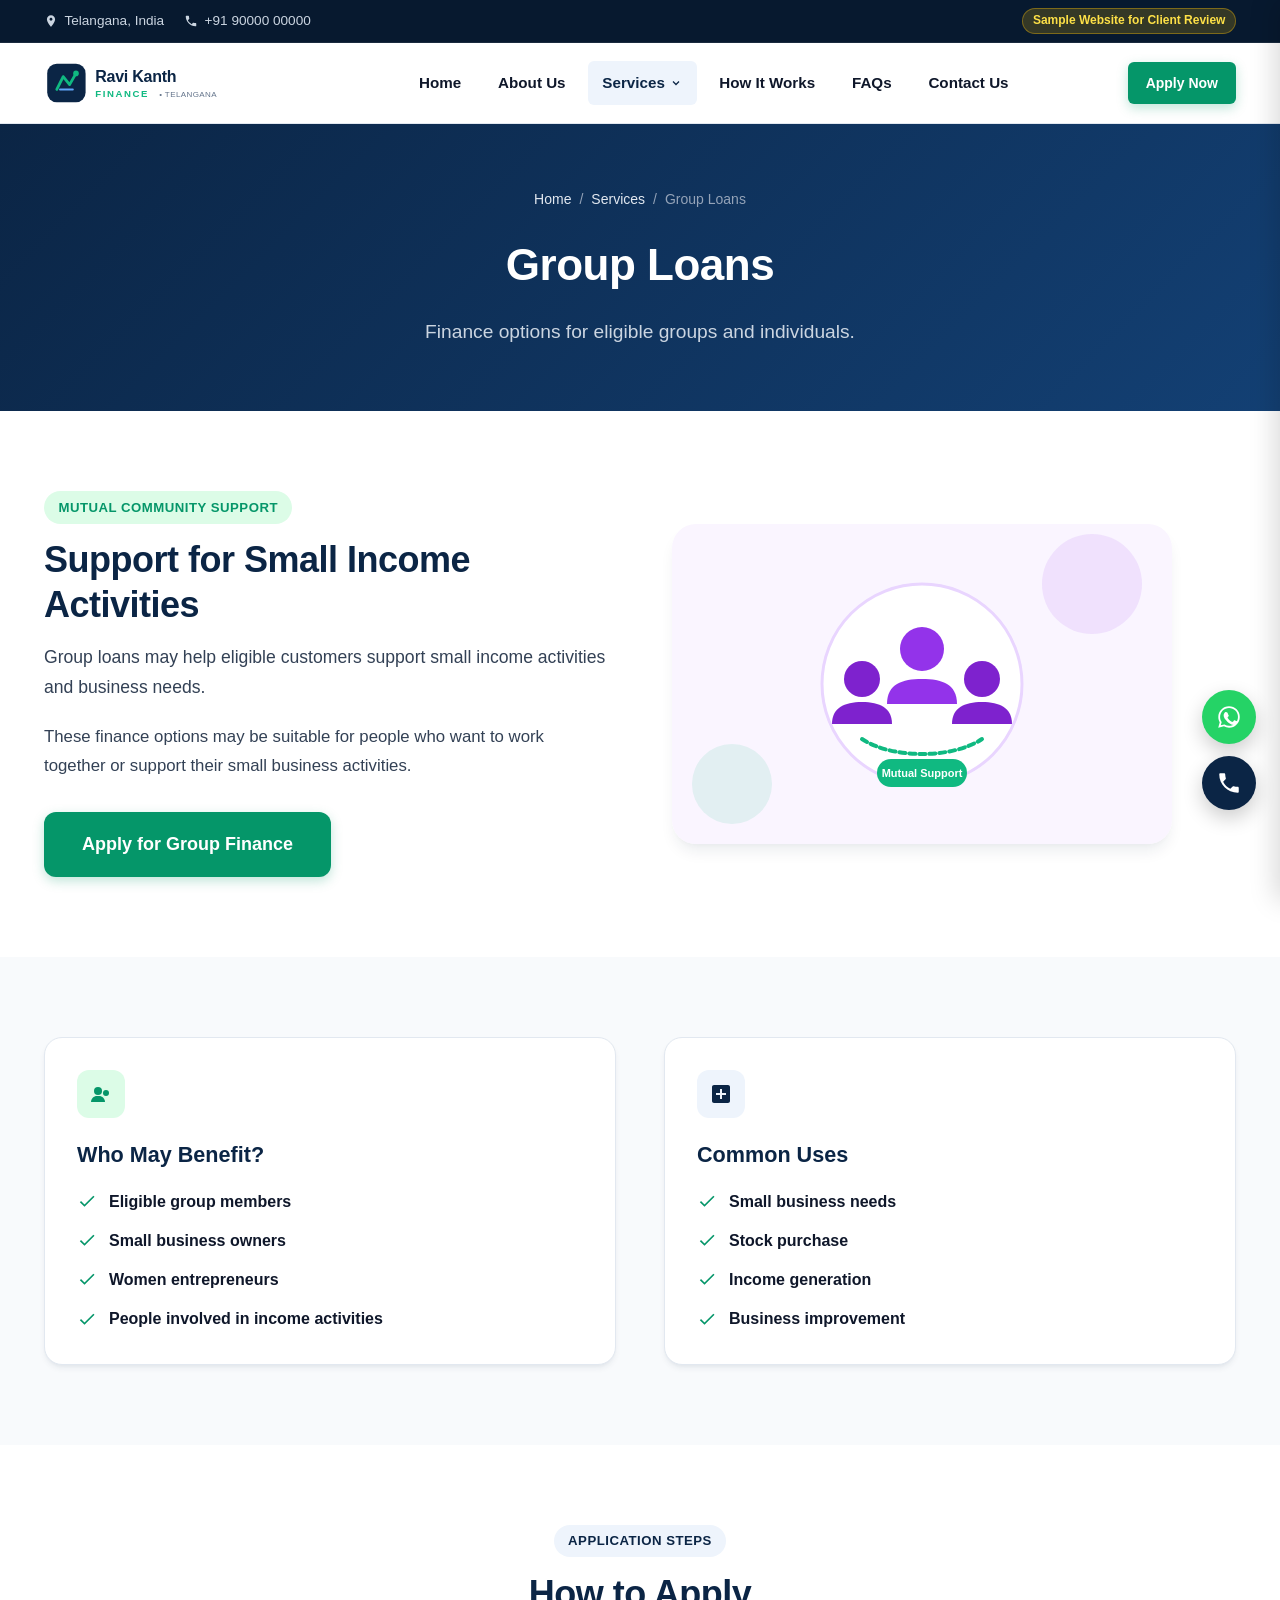
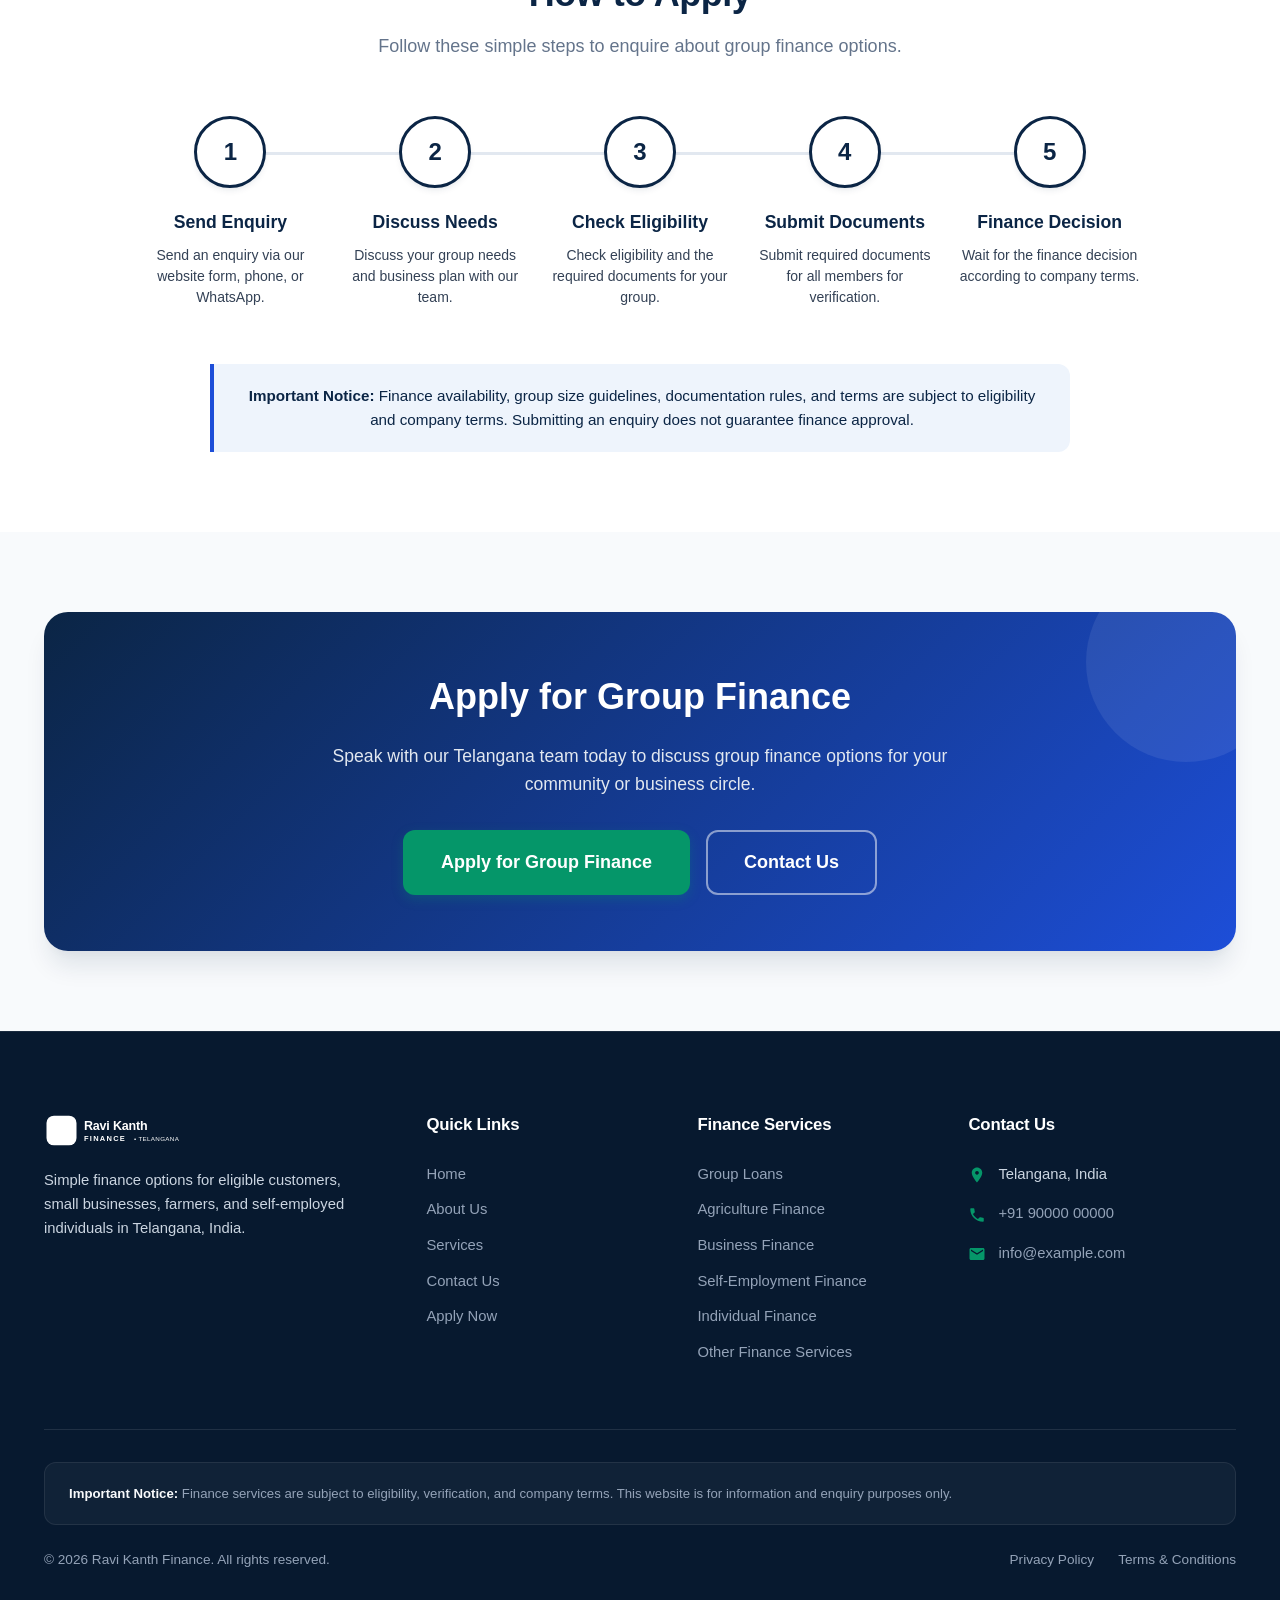
<file: group-loans.html>
<!DOCTYPE html>
<html lang="en">
<head>
  <meta charset="UTF-8">
  <meta name="viewport" content="width=device-width, initial-scale=1.0">
  <title>Group Loans | Ravi Kanth Finance</title>
  <meta name="description" content="Group finance options for eligible groups and individuals in Telangana. Support small business needs, stock purchases, and income activities.">
  
  <link rel="icon" type="image/svg+xml" href="images/favicon.svg">
  <link rel="stylesheet" href="css/style.css">
</head>
<body>

  <!-- Top Announcement Bar -->
  <div class="top-bar">
    <div class="container top-bar-inner">
      <div class="top-bar-left">
        <div class="top-bar-item">
          <svg viewBox="0 0 24 24"><path d="M12 2C8.13 2 5 5.13 5 9c0 5.25 7 13 7 13s7-7.75 7-13c0-3.87-3.13-7-7-7zm0 9.5c-1.38 0-2.5-1.12-2.5-2.5s1.12-2.5 2.5-2.5 2.5 1.12 2.5 2.5-1.12 2.5-2.5 2.5z"/></svg>
          <span>Telangana, India</span>
        </div>
        <div class="top-bar-item">
          <svg viewBox="0 0 24 24"><path d="M6.62 10.79c1.44 2.83 3.76 5.14 6.59 6.59l2.2-2.2c.27-.27.67-.36 1.02-.24 1.12.37 2.33.57 3.57.57.55 0 1 .45 1 1V20c0 .55-.45 1-1 1-9.39 0-17-7.61-17-17 0-.55.45-1 1-1h3.5c.55 0 1 .45 1 1 0 1.25.2 2.45.57 3.57.11.35.03.74-.25 1.02l-2.2 2.2z"/></svg>
          <a href="tel:+919000000000" class="top-bar-link">+91 90000 00000</a>
        </div>
      </div>
      <div class="top-bar-right">
        <span class="sample-notice-pill">Sample Website for Client Review</span>
      </div>
    </div>
  </div>

  <!-- Header -->
  <header class="site-header">
    <div class="container nav-container">
      <a href="index.html" class="brand-logo" aria-label="Ravi Kanth Finance Home">
        <img src="images/logo.svg" alt="Ravi Kanth Finance Logo" width="220" height="48">
      </a>

      <nav class="main-nav" aria-label="Main Navigation">
        <ul class="nav-menu">
          <li class="nav-item"><a href="index.html" class="nav-link">Home</a></li>
          <li class="nav-item"><a href="about.html" class="nav-link">About Us</a></li>
          <li class="nav-item has-dropdown">
            <a href="services.html" class="nav-link active">
              Services
              <svg class="chevron" viewBox="0 0 24 24" fill="none" stroke="currentColor" stroke-width="2.5"><polyline points="6 9 12 15 18 9"></polyline></svg>
            </a>
            <div class="dropdown-menu">
              <a href="group-loans.html" class="dropdown-item">Group Loans</a>
              <a href="agriculture-finance.html" class="dropdown-item">Agriculture Finance</a>
              <a href="business-finance.html" class="dropdown-item">Business Finance</a>
              <a href="self-employment-finance.html" class="dropdown-item">Self-Employment</a>
              <a href="individual-finance.html" class="dropdown-item">Individual Finance</a>
              <a href="other-finance.html" class="dropdown-item">Other Finance</a>
            </div>
          </li>
          <li class="nav-item"><a href="index.html#how-it-works" class="nav-link">How It Works</a></li>
          <li class="nav-item"><a href="index.html#faqs" class="nav-link">FAQs</a></li>
          <li class="nav-item"><a href="contact.html" class="nav-link">Contact Us</a></li>
        </ul>
      </nav>

      <div class="header-actions">
        <a href="apply.html?service=group-loans" class="btn btn-primary btn-sm">Apply Now</a>
        <button class="hamburger" aria-label="Open Mobile Menu" aria-expanded="false">
          <svg viewBox="0 0 24 24" fill="none" stroke="currentColor" stroke-width="2.2" stroke-linecap="round"><line x1="3" y1="6" x2="21" y2="6"></line><line x1="3" y1="12" x2="21" y2="12"></line><line x1="3" y1="18" x2="21" y2="18"></line></svg>
        </button>
      </div>
    </div>
  </header>

  <!-- Mobile Drawer -->
  <div class="mobile-backdrop"></div>
  <div class="mobile-drawer" role="dialog" aria-label="Mobile Navigation">
    <div class="mobile-drawer-header">
      <img src="images/logo.svg" alt="Ravi Kanth Finance" width="160" height="36">
      <button class="drawer-close" aria-label="Close menu">
        <svg width="24" height="24" viewBox="0 0 24 24" fill="none" stroke="currentColor" stroke-width="2.5"><line x1="18" y1="6" x2="6" y2="18"></line><line x1="6" y1="6" x2="18" y2="18"></line></svg>
      </button>
    </div>
    <div class="drawer-menu">
      <a href="index.html" class="drawer-link">Home</a>
      <a href="about.html" class="drawer-link">About Us</a>
      <a href="services.html" class="drawer-link">Services Overview</a>
      <div class="drawer-submenu">
        <a href="group-loans.html" class="drawer-sublink active">• Group Loans</a>
        <a href="agriculture-finance.html" class="drawer-sublink">• Agriculture Finance</a>
        <a href="business-finance.html" class="drawer-sublink">• Business Finance</a>
        <a href="self-employment-finance.html" class="drawer-sublink">• Self-Employment Finance</a>
        <a href="individual-finance.html" class="drawer-sublink">• Individual Finance</a>
        <a href="other-finance.html" class="drawer-sublink">• Other Finance Services</a>
      </div>
      <a href="index.html#how-it-works" class="drawer-link">How It Works</a>
      <a href="index.html#faqs" class="drawer-link">FAQs</a>
      <a href="contact.html" class="drawer-link">Contact Us</a>
    </div>
    <div style="margin-top: auto;">
      <a href="apply.html?service=group-loans" class="btn btn-primary" style="width: 100%;">Apply Now</a>
    </div>
  </div>

  <main>
    <!-- PAGE HERO -->
    <section class="page-hero">
      <div class="container">
        <div class="breadcrumbs">
          <a href="index.html">Home</a>
          <span>/</span>
          <a href="services.html">Services</a>
          <span>/</span>
          <span>Group Loans</span>
        </div>
        <h1 class="page-hero-title">Group Loans</h1>
        <p class="page-hero-subtitle">
          Finance options for eligible groups and individuals.
        </p>
      </div>
    </section>

    <!-- INTRO CONTENT -->
    <section class="section">
      <div class="container">
        <div class="intro-grid">
          <div>
            <div class="section-tag green">Mutual Community Support</div>
            <h2 class="section-title">Support for Small Income Activities</h2>
            <p style="font-size: 1.1rem; line-height: 1.7; margin-bottom: 1.25rem;">
              Group loans may help eligible customers support small income activities and business needs.
            </p>
            <p style="font-size: 1.05rem; line-height: 1.7; margin-bottom: 2rem;">
              These finance options may be suitable for people who want to work together or support their small business activities.
            </p>
            <a href="apply.html?service=group-loans" class="btn btn-primary btn-lg">Apply for Group Finance</a>
          </div>

          <div>
            <img src="images/group-art.svg" alt="Group Loans Mutual Community Support" width="500" height="320" style="border-radius: var(--radius-xl); box-shadow: var(--shadow-md);">
          </div>
        </div>
      </div>
    </section>

    <!-- WHO MAY BENEFIT & COMMON USES -->
    <section class="section section-bg">
      <div class="container">
        <div style="display: grid; grid-template-columns: 1fr 1fr; gap: 3rem;">
          <!-- Who May Benefit -->
          <div class="feature-box">
            <div style="width: 48px; height: 48px; border-radius: 12px; background: var(--accent-green-light); color: var(--accent-green); display: flex; align-items: center; justify-content: center; margin-bottom: 1.25rem;">
              <svg width="24" height="24" viewBox="0 0 24 24" fill="currentColor"><circle cx="9" cy="9" r="4"/><circle cx="17" cy="11" r="3"/><path d="M2 20c0-3.3 2.7-6 6-6h2c3.3 0 6 2.7 6 6H2z"/></svg>
            </div>
            <h3 style="font-size: 1.35rem; color: var(--primary); margin-bottom: 1rem;">Who May Benefit?</h3>
            <ul style="display: flex; flex-direction: column; gap: 0.85rem;">
              <li class="intro-check-item">
                <svg viewBox="0 0 24 24" fill="currentColor"><path d="M9 16.17L4.83 12l-1.42 1.41L9 19 21 7l-1.41-1.41z"/></svg>
                <span>Eligible group members</span>
              </li>
              <li class="intro-check-item">
                <svg viewBox="0 0 24 24" fill="currentColor"><path d="M9 16.17L4.83 12l-1.42 1.41L9 19 21 7l-1.41-1.41z"/></svg>
                <span>Small business owners</span>
              </li>
              <li class="intro-check-item">
                <svg viewBox="0 0 24 24" fill="currentColor"><path d="M9 16.17L4.83 12l-1.42 1.41L9 19 21 7l-1.41-1.41z"/></svg>
                <span>Women entrepreneurs</span>
              </li>
              <li class="intro-check-item">
                <svg viewBox="0 0 24 24" fill="currentColor"><path d="M9 16.17L4.83 12l-1.42 1.41L9 19 21 7l-1.41-1.41z"/></svg>
                <span>People involved in income activities</span>
              </li>
            </ul>
          </div>

          <!-- Common Uses -->
          <div class="feature-box">
            <div style="width: 48px; height: 48px; border-radius: 12px; background: var(--primary-light); color: var(--primary); display: flex; align-items: center; justify-content: center; margin-bottom: 1.25rem;">
              <svg width="24" height="24" viewBox="0 0 24 24" fill="currentColor"><path d="M19 3H5c-1.1 0-2 .9-2 2v14c0 1.1.9 2 2 2h14c1.1 0 2-.9 2-2V5c0-1.1-.9-2-2-2zm-2 10h-4v4h-2v-4H7v-2h4V7h2v4h4v2z"/></svg>
            </div>
            <h3 style="font-size: 1.35rem; color: var(--primary); margin-bottom: 1rem;">Common Uses</h3>
            <ul style="display: flex; flex-direction: column; gap: 0.85rem;">
              <li class="intro-check-item">
                <svg viewBox="0 0 24 24" fill="currentColor"><path d="M9 16.17L4.83 12l-1.42 1.41L9 19 21 7l-1.41-1.41z"/></svg>
                <span>Small business needs</span>
              </li>
              <li class="intro-check-item">
                <svg viewBox="0 0 24 24" fill="currentColor"><path d="M9 16.17L4.83 12l-1.42 1.41L9 19 21 7l-1.41-1.41z"/></svg>
                <span>Stock purchase</span>
              </li>
              <li class="intro-check-item">
                <svg viewBox="0 0 24 24" fill="currentColor"><path d="M9 16.17L4.83 12l-1.42 1.41L9 19 21 7l-1.41-1.41z"/></svg>
                <span>Income generation</span>
              </li>
              <li class="intro-check-item">
                <svg viewBox="0 0 24 24" fill="currentColor"><path d="M9 16.17L4.83 12l-1.42 1.41L9 19 21 7l-1.41-1.41z"/></svg>
                <span>Business improvement</span>
              </li>
            </ul>
          </div>
        </div>
      </div>
    </section>

    <!-- HOW TO APPLY -->
    <section class="section">
      <div class="container">
        <div class="section-header">
          <div class="section-tag">Application Steps</div>
          <h2 class="section-title">How to Apply</h2>
          <p class="section-subtitle">
            Follow these simple steps to enquire about group finance options.
          </p>
        </div>

        <div class="timeline-wrapper">
          <div class="timeline-line"></div>
          <div class="timeline-steps">
            <div class="step-card">
              <div class="step-number">1</div>
              <h3 class="step-title">Send Enquiry</h3>
              <p class="step-desc">Send an enquiry via our website form, phone, or WhatsApp.</p>
            </div>
            <div class="step-card">
              <div class="step-number">2</div>
              <h3 class="step-title">Discuss Needs</h3>
              <p class="step-desc">Discuss your group needs and business plan with our team.</p>
            </div>
            <div class="step-card">
              <div class="step-number">3</div>
              <h3 class="step-title">Check Eligibility</h3>
              <p class="step-desc">Check eligibility and the required documents for your group.</p>
            </div>
            <div class="step-card">
              <div class="step-number">4</div>
              <h3 class="step-title">Submit Documents</h3>
              <p class="step-desc">Submit required documents for all members for verification.</p>
            </div>
            <div class="step-card">
              <div class="step-number">5</div>
              <h3 class="step-title">Finance Decision</h3>
              <p class="step-desc">Wait for the finance decision according to company terms.</p>
            </div>
          </div>
        </div>

        <div class="info-note-box" style="max-width: 860px; margin: 3.5rem auto 0 auto; text-align: center;">
          <p>
            <strong>Important Notice:</strong> Finance availability, group size guidelines, documentation rules, and terms are subject to eligibility and company terms. Submitting an enquiry does not guarantee finance approval.
          </p>
        </div>
      </div>
    </section>

    <!-- CTA -->
    <section class="section section-bg">
      <div class="container">
        <div class="cta-banner">
          <h2 class="cta-title">Apply for Group Finance</h2>
          <p class="cta-desc">
            Speak with our Telangana team today to discuss group finance options for your community or business circle.
          </p>
          <div class="cta-buttons">
            <a href="apply.html?service=group-loans" class="btn btn-primary btn-lg">Apply for Group Finance</a>
            <a href="contact.html" class="btn btn-outline-white btn-lg">Contact Us</a>
          </div>
        </div>
      </div>
    </section>
  </main>

  <!-- FLOATING QUICK ACTIONS -->
  <div class="floating-actions" aria-label="Quick Contacts">
    <a href="https://wa.me/919000000000?text=Hello%2C%20I%20would%20like%20to%20know%20more%20about%20Group%20Loans." class="floating-btn floating-whatsapp" target="_blank" rel="noopener" aria-label="Chat on WhatsApp">
      <svg viewBox="0 0 24 24" fill="currentColor"><path d="M12.04 2C6.58 2 2.13 6.45 2.13 11.91C2.13 13.66 2.59 15.36 3.45 16.86L2.05 22L7.3 20.62C8.75 21.41 10.38 21.83 12.04 21.83C17.5 21.83 21.95 17.38 21.95 11.92C21.95 9.27 20.92 6.78 19.05 4.91C17.18 3.03 14.69 2 12.04 2M12.05 3.67C14.25 3.67 16.31 4.53 17.87 6.09C19.42 7.65 20.28 9.72 20.28 11.92C20.28 16.46 16.58 20.15 12.04 20.15C10.56 20.15 9.11 19.76 7.85 19L7.55 18.83L4.43 19.65L5.26 16.61L5.06 16.29C4.24 14.99 3.8 13.47 3.8 11.91C3.81 7.37 7.5 3.67 12.05 3.67M9.05 7.42C8.84 7.42 8.5 7.5 8.2 7.82C7.9 8.15 7.07 8.93 7.07 10.51C7.07 12.09 8.22 13.62 8.38 13.83C8.54 14.04 10.6 17.22 13.78 18.59C14.54 18.91 15.13 19.11 15.59 19.26C16.35 19.5 17.05 19.47 17.6 19.38C18.21 19.29 19.48 18.61 19.74 17.87C20 17.13 20 16.5 19.92 16.37C19.84 16.24 19.63 16.17 19.31 16.01C19 15.85 17.53 15.13 17.26 15.03C16.99 14.93 16.8 14.88 16.6 15.19C16.4 15.5 15.84 16.17 15.66 16.37C15.49 16.57 15.32 16.6 15.01 16.44C14.7 16.28 13.7 15.96 12.51 14.9C11.58 14.07 10.96 13.05 10.78 12.74C10.6 12.43 10.76 12.26 10.92 12.1C11.06 11.96 11.23 11.73 11.39 11.55C11.55 11.37 11.6 11.24 11.7 11.03C11.8 10.82 11.75 10.64 11.67 10.48C11.59 10.33 11 8.87 10.75 8.26C10.5 7.67 10.26 7.75 10.07 7.74C9.89 7.74 9.68 7.42 9.05 7.42Z"/></svg>
    </a>
    <a href="tel:+919000000000" class="floating-btn floating-phone" aria-label="Call Ravi Kanth Finance">
      <svg viewBox="0 0 24 24" fill="currentColor"><path d="M6.62 10.79c1.44 2.83 3.76 5.14 6.59 6.59l2.2-2.2c.27-.27.67-.36 1.02-.24 1.12.37 2.33.57 3.57.57.55 0 1 .45 1 1V20c0 .55-.45 1-1 1-9.39 0-17-7.61-17-17 0-.55.45-1 1-1h3.5c.55 0 1 .45 1 1 0 1.25.2 2.45.57 3.57.11.35.03.74-.25 1.02l-2.2 2.2z"/></svg>
    </a>
    <a href="#" class="floating-btn floating-top" aria-label="Back to Top">
      <svg viewBox="0 0 24 24" fill="none" stroke="currentColor" stroke-width="2.5"><polyline points="18 15 12 9 6 15"></polyline></svg>
    </a>
  </div>

  <!-- FOOTER -->
  <footer class="site-footer">
    <div class="container">
      <div class="footer-grid">
        <div class="footer-brand">
          <img src="images/logo.svg" alt="Ravi Kanth Finance" width="200" height="42" style="filter: brightness(0) invert(1);">
          <p>Simple finance options for eligible customers, small businesses, farmers, and self-employed individuals in Telangana, India.</p>
        </div>
        <div>
          <h4 class="footer-col-title">Quick Links</h4>
          <div class="footer-links">
            <a href="index.html" class="footer-link">Home</a>
            <a href="about.html" class="footer-link">About Us</a>
            <a href="services.html" class="footer-link">Services</a>
            <a href="contact.html" class="footer-link">Contact Us</a>
            <a href="apply.html" class="footer-link">Apply Now</a>
          </div>
        </div>
        <div>
          <h4 class="footer-col-title">Finance Services</h4>
          <div class="footer-links">
            <a href="group-loans.html" class="footer-link">Group Loans</a>
            <a href="agriculture-finance.html" class="footer-link">Agriculture Finance</a>
            <a href="business-finance.html" class="footer-link">Business Finance</a>
            <a href="self-employment-finance.html" class="footer-link">Self-Employment Finance</a>
            <a href="individual-finance.html" class="footer-link">Individual Finance</a>
            <a href="other-finance.html" class="footer-link">Other Finance Services</a>
          </div>
        </div>
        <div>
          <h4 class="footer-col-title">Contact Us</h4>
          <div class="footer-contact-list">
            <div class="footer-contact-item">
              <svg viewBox="0 0 24 24" fill="currentColor"><path d="M12 2C8.13 2 5 5.13 5 9c0 5.25 7 13 7 13s7-7.75 7-13c0-3.87-3.13-7-7-7zm0 9.5c-1.38 0-2.5-1.12-2.5-2.5s1.12-2.5 2.5-2.5 2.5 1.12 2.5 2.5-1.12 2.5-2.5 2.5z"/></svg>
              <span>Telangana, India</span>
            </div>
            <div class="footer-contact-item">
              <svg viewBox="0 0 24 24" fill="currentColor"><path d="M6.62 10.79c1.44 2.83 3.76 5.14 6.59 6.59l2.2-2.2c.27-.27.67-.36 1.02-.24 1.12.37 2.33.57 3.57.57.55 0 1 .45 1 1V20c0 .55-.45 1-1 1-9.39 0-17-7.61-17-17 0-.55.45-1 1-1h3.5c.55 0 1 .45 1 1 0 1.25.2 2.45.57 3.57.11.35.03.74-.25 1.02l-2.2 2.2z"/></svg>
              <a href="tel:+919000000000" class="footer-link">+91 90000 00000</a>
            </div>
            <div class="footer-contact-item">
              <svg viewBox="0 0 24 24" fill="currentColor"><path d="M20 4H4c-1.1 0-1.99.9-1.99 2L2 18c0 1.1.9 2 2 2h16c1.1 0 2-.9 2-2V6c0-1.1-.9-2-2-2zm0 4l-8 5-8-5V6l8 5 8-5v2z"/></svg>
              <a href="mailto:info@example.com" class="footer-link">info@example.com</a>
            </div>
          </div>
        </div>
      </div>

      <div class="footer-bottom">
        <div class="footer-disclaimer-card">
          <strong>Important Notice:</strong> Finance services are subject to eligibility, verification, and company terms. This website is for information and enquiry purposes only.
        </div>
        <div class="footer-bottom-row">
          <div>&copy; 2026 Ravi Kanth Finance. All rights reserved.</div>
          <div class="footer-legal-links">
            <a href="privacy-policy.html">Privacy Policy</a>
            <a href="terms.html">Terms &amp; Conditions</a>
          </div>
        </div>
      </div>
    </div>
  </footer>

  <script src="js/script.js"></script>
</body>
</html>
</file>
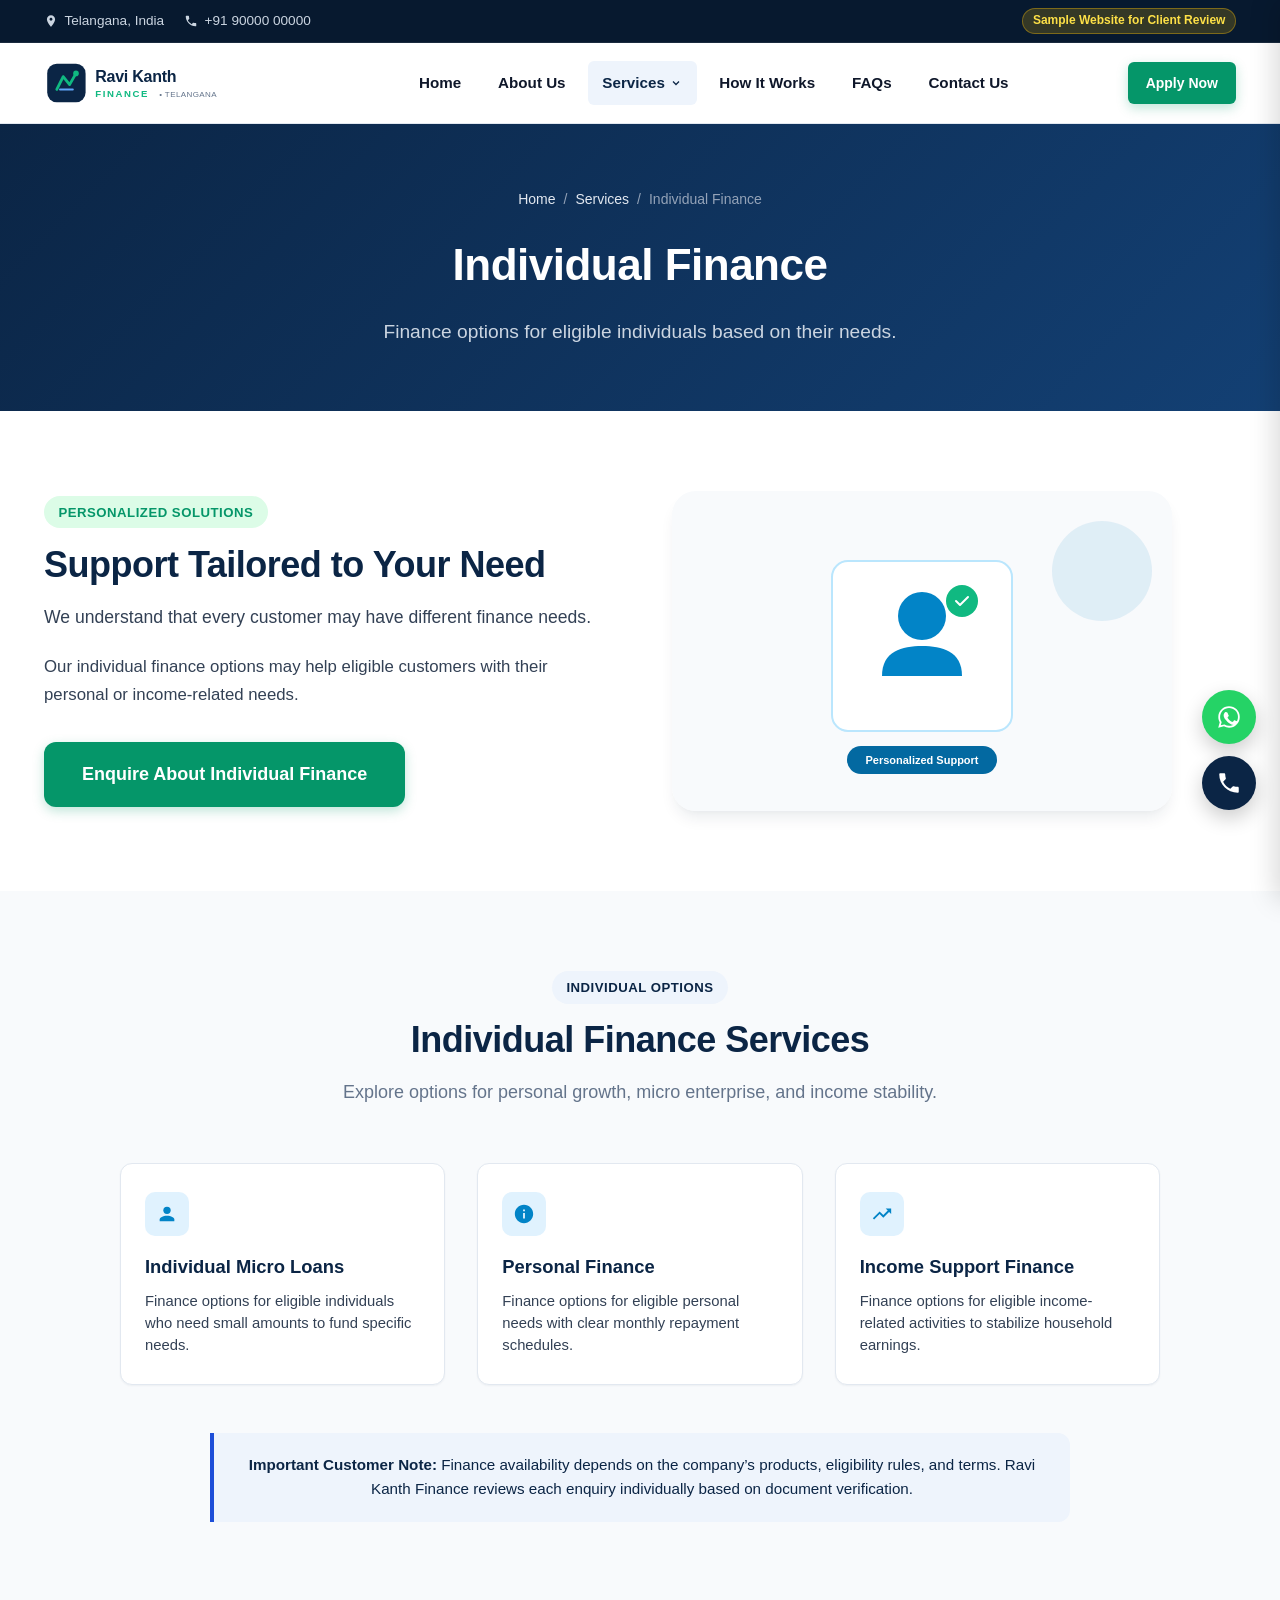
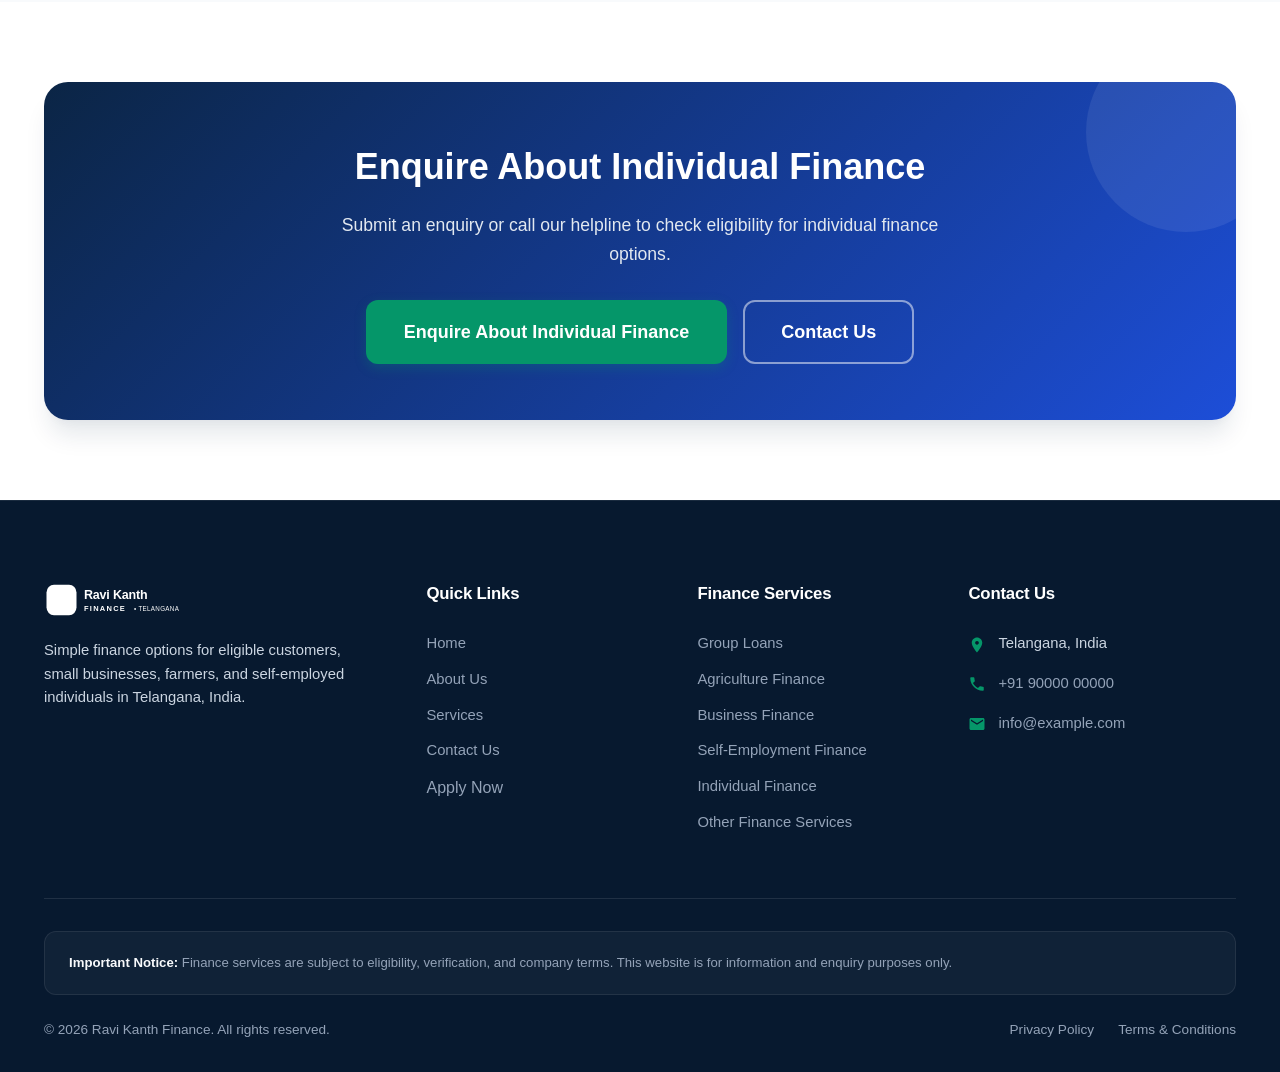
<file: individual-finance.html>
<!DOCTYPE html>
<html lang="en">
<head>
  <meta charset="UTF-8">
  <meta name="viewport" content="width=device-width, initial-scale=1.0">
  <title>Individual Finance | Ravi Kanth Finance</title>
  <meta name="description" content="Explore individual micro loans and income support finance options for eligible individuals in Telangana.">
  
  <link rel="icon" type="image/svg+xml" href="images/favicon.svg">
  <link rel="stylesheet" href="css/style.css">
</head>
<body>

  <!-- Top Announcement Bar -->
  <div class="top-bar">
    <div class="container top-bar-inner">
      <div class="top-bar-left">
        <div class="top-bar-item">
          <svg viewBox="0 0 24 24"><path d="M12 2C8.13 2 5 5.13 5 9c0 5.25 7 13 7 13s7-7.75 7-13c0-3.87-3.13-7-7-7zm0 9.5c-1.38 0-2.5-1.12-2.5-2.5s1.12-2.5 2.5-2.5 2.5 1.12 2.5 2.5-1.12 2.5-2.5 2.5z"/></svg>
          <span>Telangana, India</span>
        </div>
        <div class="top-bar-item">
          <svg viewBox="0 0 24 24"><path d="M6.62 10.79c1.44 2.83 3.76 5.14 6.59 6.59l2.2-2.2c.27-.27.67-.36 1.02-.24 1.12.37 2.33.57 3.57.57.55 0 1 .45 1 1V20c0 .55-.45 1-1 1-9.39 0-17-7.61-17-17 0-.55.45-1 1-1h3.5c.55 0 1 .45 1 1 0 1.25.2 2.45.57 3.57.11.35.03.74-.25 1.02l-2.2 2.2z"/></svg>
          <a href="tel:+919000000000" class="top-bar-link">+91 90000 00000</a>
        </div>
      </div>
      <div class="top-bar-right">
        <span class="sample-notice-pill">Sample Website for Client Review</span>
      </div>
    </div>
  </div>

  <!-- Header -->
  <header class="site-header">
    <div class="container nav-container">
      <a href="index.html" class="brand-logo" aria-label="Ravi Kanth Finance Home">
        <img src="images/logo.svg" alt="Ravi Kanth Finance Logo" width="220" height="48">
      </a>

      <nav class="main-nav" aria-label="Main Navigation">
        <ul class="nav-menu">
          <li class="nav-item"><a href="index.html" class="nav-link">Home</a></li>
          <li class="nav-item"><a href="about.html" class="nav-link">About Us</a></li>
          <li class="nav-item has-dropdown">
            <a href="services.html" class="nav-link active">
              Services
              <svg class="chevron" viewBox="0 0 24 24" fill="none" stroke="currentColor" stroke-width="2.5"><polyline points="6 9 12 15 18 9"></polyline></svg>
            </a>
            <div class="dropdown-menu">
              <a href="group-loans.html" class="dropdown-item">Group Loans</a>
              <a href="agriculture-finance.html" class="dropdown-item">Agriculture Finance</a>
              <a href="business-finance.html" class="dropdown-item">Business Finance</a>
              <a href="self-employment-finance.html" class="dropdown-item">Self-Employment</a>
              <a href="individual-finance.html" class="dropdown-item">Individual Finance</a>
              <a href="other-finance.html" class="dropdown-item">Other Finance</a>
            </div>
          </li>
          <li class="nav-item"><a href="index.html#how-it-works" class="nav-link">How It Works</a></li>
          <li class="nav-item"><a href="index.html#faqs" class="nav-link">FAQs</a></li>
          <li class="nav-item"><a href="contact.html" class="nav-link">Contact Us</a></li>
        </ul>
      </nav>

      <div class="header-actions">
        <a href="apply.html?service=individual-finance" class="btn btn-primary btn-sm">Apply Now</a>
        <button class="hamburger" aria-label="Open Mobile Menu" aria-expanded="false">
          <svg viewBox="0 0 24 24" fill="none" stroke="currentColor" stroke-width="2.2" stroke-linecap="round"><line x1="3" y1="6" x2="21" y2="6"></line><line x1="3" y1="12" x2="21" y2="12"></line><line x1="3" y1="18" x2="21" y2="18"></line></svg>
        </button>
      </div>
    </div>
  </header>

  <!-- Mobile Drawer -->
  <div class="mobile-backdrop"></div>
  <div class="mobile-drawer" role="dialog" aria-label="Mobile Navigation">
    <div class="mobile-drawer-header">
      <img src="images/logo.svg" alt="Ravi Kanth Finance" width="160" height="36">
      <button class="drawer-close" aria-label="Close menu">
        <svg width="24" height="24" viewBox="0 0 24 24" fill="none" stroke="currentColor" stroke-width="2.5"><line x1="18" y1="6" x2="6" y2="18"></line><line x1="6" y1="6" x2="18" y2="18"></line></svg>
      </button>
    </div>
    <div class="drawer-menu">
      <a href="index.html" class="drawer-link">Home</a>
      <a href="about.html" class="drawer-link">About Us</a>
      <a href="services.html" class="drawer-link">Services Overview</a>
      <div class="drawer-submenu">
        <a href="group-loans.html" class="drawer-sublink">• Group Loans</a>
        <a href="agriculture-finance.html" class="drawer-sublink">• Agriculture Finance</a>
        <a href="business-finance.html" class="drawer-sublink">• Business Finance</a>
        <a href="self-employment-finance.html" class="drawer-sublink">• Self-Employment Finance</a>
        <a href="individual-finance.html" class="drawer-sublink active">• Individual Finance</a>
        <a href="other-finance.html" class="drawer-sublink">• Other Finance Services</a>
      </div>
      <a href="index.html#how-it-works" class="drawer-link">How It Works</a>
      <a href="index.html#faqs" class="drawer-link">FAQs</a>
      <a href="contact.html" class="drawer-link">Contact Us</a>
    </div>
    <div style="margin-top: auto;">
      <a href="apply.html?service=individual-finance" class="btn btn-primary" style="width: 100%;">Apply Now</a>
    </div>
  </div>

  <main>
    <!-- PAGE HERO -->
    <section class="page-hero">
      <div class="container">
        <div class="breadcrumbs">
          <a href="index.html">Home</a>
          <span>/</span>
          <a href="services.html">Services</a>
          <span>/</span>
          <span>Individual Finance</span>
        </div>
        <h1 class="page-hero-title">Individual Finance</h1>
        <p class="page-hero-subtitle">
          Finance options for eligible individuals based on their needs.
        </p>
      </div>
    </section>

    <!-- INTRO CONTENT -->
    <section class="section">
      <div class="container">
        <div class="intro-grid">
          <div>
            <div class="section-tag green">Personalized Solutions</div>
            <h2 class="section-title">Support Tailored to Your Need</h2>
            <p style="font-size: 1.1rem; line-height: 1.7; margin-bottom: 1.25rem;">
              We understand that every customer may have different finance needs.
            </p>
            <p style="font-size: 1.05rem; line-height: 1.7; margin-bottom: 2rem;">
              Our individual finance options may help eligible customers with their personal or income-related needs.
            </p>
            <a href="apply.html?service=individual-finance" class="btn btn-primary btn-lg">Enquire About Individual Finance</a>
          </div>

          <div>
            <img src="images/individual-art.svg" alt="Individual Finance Services" width="500" height="320" style="border-radius: var(--radius-xl); box-shadow: var(--shadow-md);">
          </div>
        </div>
      </div>
    </section>

    <!-- 3 SERVICE CARDS -->
    <section class="section section-bg">
      <div class="container">
        <div class="section-header">
          <div class="section-tag">Individual Options</div>
          <h2 class="section-title">Individual Finance Services</h2>
          <p class="section-subtitle">
            Explore options for personal growth, micro enterprise, and income stability.
          </p>
        </div>

        <div style="display: grid; grid-template-columns: repeat(3, 1fr); gap: 2rem; max-width: 1040px; margin: 0 auto;">
          <!-- Card 1 -->
          <div class="subservice-card">
            <div style="width: 44px; height: 44px; border-radius: 10px; background: #E0F2FE; color: #0284C7; display: flex; align-items: center; justify-content: center; margin-bottom: 1rem;">
              <svg width="22" height="22" viewBox="0 0 24 24" fill="currentColor"><circle cx="12" cy="8" r="4"/><path d="M12 14c-4.42 0-8 2-8 4v2h16v-2c0-2-3.58-4-8-4z"/></svg>
            </div>
            <h4>Individual Micro Loans</h4>
            <p>Finance options for eligible individuals who need small amounts to fund specific needs.</p>
          </div>

          <!-- Card 2 -->
          <div class="subservice-card">
            <div style="width: 44px; height: 44px; border-radius: 10px; background: #E0F2FE; color: #0284C7; display: flex; align-items: center; justify-content: center; margin-bottom: 1rem;">
              <svg width="22" height="22" viewBox="0 0 24 24" fill="currentColor"><path d="M12 2C6.48 2 2 6.48 2 12s4.48 10 10 10 10-4.48 10-10S17.52 2 12 2zm1 15h-2v-6h2v6zm0-8h-2V7h2v2z"/></svg>
            </div>
            <h4>Personal Finance</h4>
            <p>Finance options for eligible personal needs with clear monthly repayment schedules.</p>
          </div>

          <!-- Card 3 -->
          <div class="subservice-card">
            <div style="width: 44px; height: 44px; border-radius: 10px; background: #E0F2FE; color: #0284C7; display: flex; align-items: center; justify-content: center; margin-bottom: 1rem;">
              <svg width="22" height="22" viewBox="0 0 24 24" fill="currentColor"><path d="M16 6l2.29 2.29-4.88 4.88-4-4L2 16.59 3.41 18l6-6 4 4 6.3-6.29L22 12V6z"/></svg>
            </div>
            <h4>Income Support Finance</h4>
            <p>Finance options for eligible income-related activities to stabilize household earnings.</p>
          </div>
        </div>

        <div class="info-note-box" style="max-width: 860px; margin: 3rem auto 0 auto; text-align: center;">
          <p>
            <strong>Important Customer Note:</strong> Finance availability depends on the company’s products, eligibility rules, and terms. Ravi Kanth Finance reviews each enquiry individually based on document verification.
          </p>
        </div>
      </div>
    </section>

    <!-- CTA -->
    <section class="section">
      <div class="container">
        <div class="cta-banner">
          <h2 class="cta-title">Enquire About Individual Finance</h2>
          <p class="cta-desc">
            Submit an enquiry or call our helpline to check eligibility for individual finance options.
          </p>
          <div class="cta-buttons">
            <a href="apply.html?service=individual-finance" class="btn btn-primary btn-lg">Enquire About Individual Finance</a>
            <a href="contact.html" class="btn btn-outline-white btn-lg">Contact Us</a>
          </div>
        </div>
      </div>
    </section>
  </main>

  <!-- FLOATING QUICK ACTIONS -->
  <div class="floating-actions" aria-label="Quick Contacts">
    <a href="https://wa.me/919000000000?text=Hello%2C%20I%20would%20like%20to%20know%20more%20about%20Individual%20Finance." class="floating-btn floating-whatsapp" target="_blank" rel="noopener" aria-label="Chat on WhatsApp">
      <svg viewBox="0 0 24 24" fill="currentColor"><path d="M12.04 2C6.58 2 2.13 6.45 2.13 11.91C2.13 13.66 2.59 15.36 3.45 16.86L2.05 22L7.3 20.62C8.75 21.41 10.38 21.83 12.04 21.83C17.5 21.83 21.95 17.38 21.95 11.92C21.95 9.27 20.92 6.78 19.05 4.91C17.18 3.03 14.69 2 12.04 2M12.05 3.67C14.25 3.67 16.31 4.53 17.87 6.09C19.42 7.65 20.28 9.72 20.28 11.92C20.28 16.46 16.58 20.15 12.04 20.15C10.56 20.15 9.11 19.76 7.85 19L7.55 18.83L4.43 19.65L5.26 16.61L5.06 16.29C4.24 14.99 3.8 13.47 3.8 11.91C3.81 7.37 7.5 3.67 12.05 3.67M9.05 7.42C8.84 7.42 8.5 7.5 8.2 7.82C7.9 8.15 7.07 8.93 7.07 10.51C7.07 12.09 8.22 13.62 8.38 13.83C8.54 14.04 10.6 17.22 13.78 18.59C14.54 18.91 15.13 19.11 15.59 19.26C16.35 19.5 17.05 19.47 17.6 19.38C18.21 19.29 19.48 18.61 19.74 17.87C20 17.13 20 16.5 19.92 16.37C19.84 16.24 19.63 16.17 19.31 16.01C19 15.85 17.53 15.13 17.26 15.03C16.99 14.93 16.8 14.88 16.6 15.19C16.4 15.5 15.84 16.17 15.66 16.37C15.49 16.57 15.32 16.6 15.01 16.44C14.7 16.28 13.7 15.96 12.51 14.9C11.58 14.07 10.96 13.05 10.78 12.74C10.6 12.43 10.76 12.26 10.92 12.1C11.06 11.96 11.23 11.73 11.39 11.55C11.55 11.37 11.6 11.24 11.7 11.03C11.8 10.82 11.75 10.64 11.67 10.48C11.59 10.33 11 8.87 10.75 8.26C10.5 7.67 10.26 7.75 10.07 7.74C9.89 7.74 9.68 7.42 9.05 7.42Z"/></svg>
    </a>
    <a href="tel:+919000000000" class="floating-btn floating-phone" aria-label="Call Ravi Kanth Finance">
      <svg viewBox="0 0 24 24" fill="currentColor"><path d="M6.62 10.79c1.44 2.83 3.76 5.14 6.59 6.59l2.2-2.2c.27-.27.67-.36 1.02-.24 1.12.37 2.33.57 3.57.57.55 0 1 .45 1 1V20c0 .55-.45 1-1 1-9.39 0-17-7.61-17-17 0-.55.45-1 1-1h3.5c.55 0 1 .45 1 1 0 1.25.2 2.45.57 3.57.11.35.03.74-.25 1.02l-2.2 2.2z"/></svg>
    </a>
    <a href="#" class="floating-btn floating-top" aria-label="Back to Top">
      <svg viewBox="0 0 24 24" fill="none" stroke="currentColor" stroke-width="2.5"><polyline points="18 15 12 9 6 15"></polyline></svg>
    </a>
  </div>

  <!-- FOOTER -->
  <footer class="site-footer">
    <div class="container">
      <div class="footer-grid">
        <div class="footer-brand">
          <img src="images/logo.svg" alt="Ravi Kanth Finance" width="200" height="42" style="filter: brightness(0) invert(1);">
          <p>Simple finance options for eligible customers, small businesses, farmers, and self-employed individuals in Telangana, India.</p>
        </div>
        <div>
          <h4 class="footer-col-title">Quick Links</h4>
          <div class="footer-links">
            <a href="index.html" class="footer-link">Home</a>
            <a href="about.html" class="footer-link">About Us</a>
            <a href="services.html" class="footer-link">Services</a>
            <a href="contact.html" class="footer-link">Contact Us</a>
            <a href="apply.html">Apply Now</a>
          </div>
        </div>
        <div>
          <h4 class="footer-col-title">Finance Services</h4>
          <div class="footer-links">
            <a href="group-loans.html" class="footer-link">Group Loans</a>
            <a href="agriculture-finance.html" class="footer-link">Agriculture Finance</a>
            <a href="business-finance.html" class="footer-link">Business Finance</a>
            <a href="self-employment-finance.html" class="footer-link">Self-Employment Finance</a>
            <a href="individual-finance.html" class="footer-link">Individual Finance</a>
            <a href="other-finance.html" class="footer-link">Other Finance Services</a>
          </div>
        </div>
        <div>
          <h4 class="footer-col-title">Contact Us</h4>
          <div class="footer-contact-list">
            <div class="footer-contact-item">
              <svg viewBox="0 0 24 24" fill="currentColor"><path d="M12 2C8.13 2 5 5.13 5 9c0 5.25 7 13 7 13s7-7.75 7-13c0-3.87-3.13-7-7-7zm0 9.5c-1.38 0-2.5-1.12-2.5-2.5s1.12-2.5 2.5-2.5 2.5 1.12 2.5 2.5-1.12 2.5-2.5 2.5z"/></svg>
              <span>Telangana, India</span>
            </div>
            <div class="footer-contact-item">
              <svg viewBox="0 0 24 24" fill="currentColor"><path d="M6.62 10.79c1.44 2.83 3.76 5.14 6.59 6.59l2.2-2.2c.27-.27.67-.36 1.02-.24 1.12.37 2.33.57 3.57.57.55 0 1 .45 1 1V20c0 .55-.45 1-1 1-9.39 0-17-7.61-17-17 0-.55.45-1 1-1h3.5c.55 0 1 .45 1 1 0 1.25.2 2.45.57 3.57.11.35.03.74-.25 1.02l-2.2 2.2z"/></svg>
              <a href="tel:+919000000000" class="footer-link">+91 90000 00000</a>
            </div>
            <div class="footer-contact-item">
              <svg viewBox="0 0 24 24" fill="currentColor"><path d="M20 4H4c-1.1 0-1.99.9-1.99 2L2 18c0 1.1.9 2 2 2h16c1.1 0 2-.9 2-2V6c0-1.1-.9-2-2-2zm0 4l-8 5-8-5V6l8 5 8-5v2z"/></svg>
              <a href="mailto:info@example.com" class="footer-link">info@example.com</a>
            </div>
          </div>
        </div>
      </div>

      <div class="footer-bottom">
        <div class="footer-disclaimer-card">
          <strong>Important Notice:</strong> Finance services are subject to eligibility, verification, and company terms. This website is for information and enquiry purposes only.
        </div>
        <div class="footer-bottom-row">
          <div>&copy; 2026 Ravi Kanth Finance. All rights reserved.</div>
          <div class="footer-legal-links">
            <a href="privacy-policy.html">Privacy Policy</a>
            <a href="terms.html">Terms &amp; Conditions</a>
          </div>
        </div>
      </div>
    </div>
  </footer>

  <script src="js/script.js"></script>
</body>
</html>
</file>
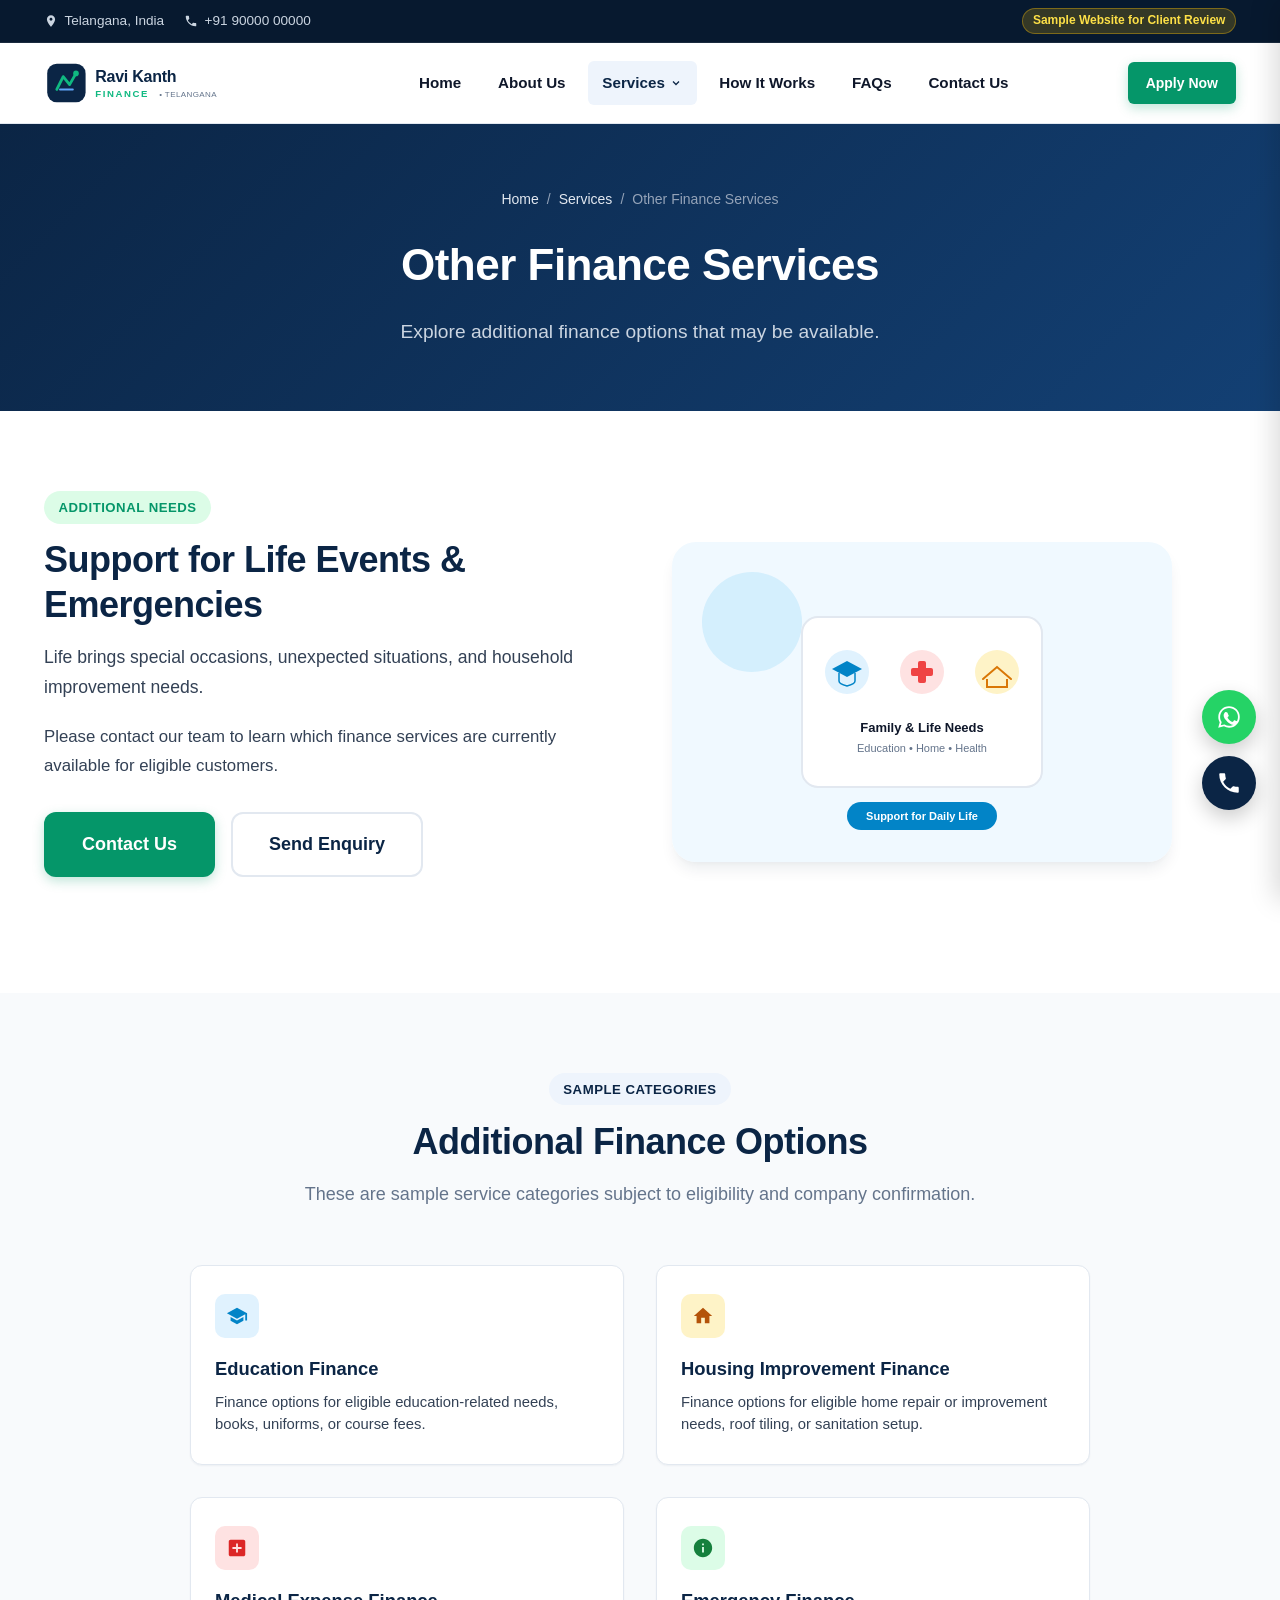
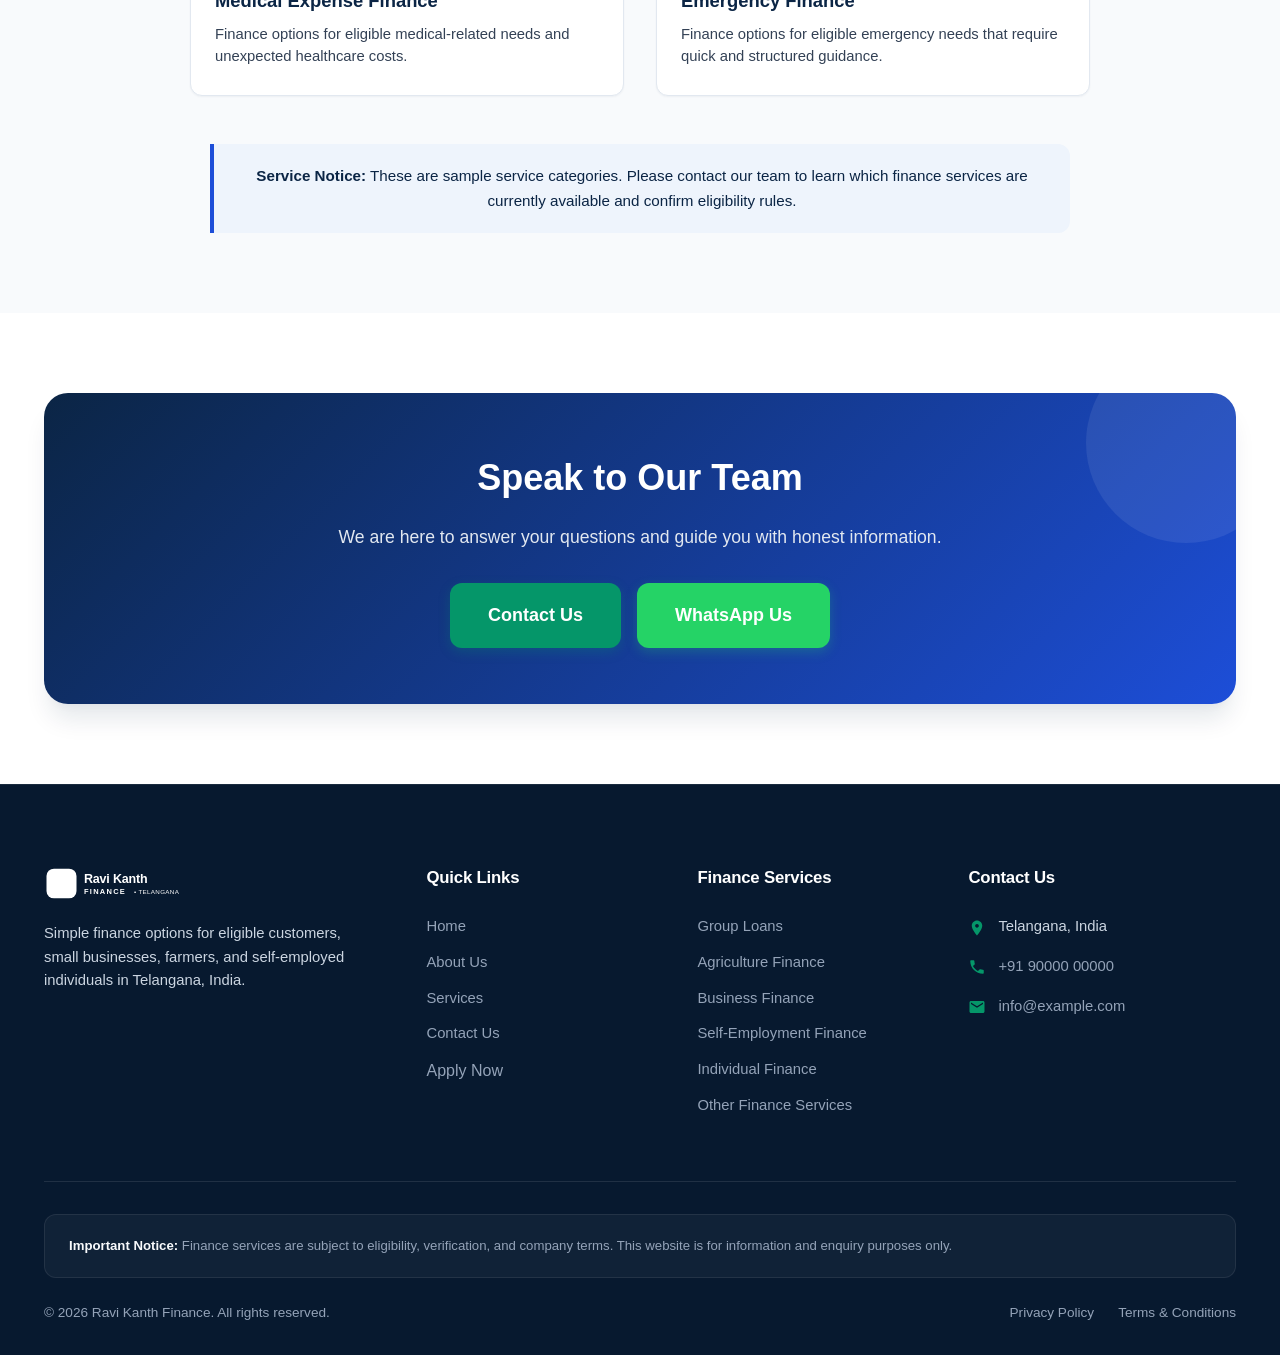
<file: other-finance.html>
<!DOCTYPE html>
<html lang="en">
<head>
  <meta charset="UTF-8">
  <meta name="viewport" content="width=device-width, initial-scale=1.0">
  <title>Other Finance Services | Ravi Kanth Finance</title>
  <meta name="description" content="Explore additional finance options including education, housing improvement, medical expenses, and emergency needs in Telangana.">
  
  <link rel="icon" type="image/svg+xml" href="images/favicon.svg">
  <link rel="stylesheet" href="css/style.css">
</head>
<body>

  <!-- Top Announcement Bar -->
  <div class="top-bar">
    <div class="container top-bar-inner">
      <div class="top-bar-left">
        <div class="top-bar-item">
          <svg viewBox="0 0 24 24"><path d="M12 2C8.13 2 5 5.13 5 9c0 5.25 7 13 7 13s7-7.75 7-13c0-3.87-3.13-7-7-7zm0 9.5c-1.38 0-2.5-1.12-2.5-2.5s1.12-2.5 2.5-2.5 2.5 1.12 2.5 2.5-1.12 2.5-2.5 2.5z"/></svg>
          <span>Telangana, India</span>
        </div>
        <div class="top-bar-item">
          <svg viewBox="0 0 24 24"><path d="M6.62 10.79c1.44 2.83 3.76 5.14 6.59 6.59l2.2-2.2c.27-.27.67-.36 1.02-.24 1.12.37 2.33.57 3.57.57.55 0 1 .45 1 1V20c0 .55-.45 1-1 1-9.39 0-17-7.61-17-17 0-.55.45-1 1-1h3.5c.55 0 1 .45 1 1 0 1.25.2 2.45.57 3.57.11.35.03.74-.25 1.02l-2.2 2.2z"/></svg>
          <a href="tel:+919000000000" class="top-bar-link">+91 90000 00000</a>
        </div>
      </div>
      <div class="top-bar-right">
        <span class="sample-notice-pill">Sample Website for Client Review</span>
      </div>
    </div>
  </div>

  <!-- Header -->
  <header class="site-header">
    <div class="container nav-container">
      <a href="index.html" class="brand-logo" aria-label="Ravi Kanth Finance Home">
        <img src="images/logo.svg" alt="Ravi Kanth Finance Logo" width="220" height="48">
      </a>

      <nav class="main-nav" aria-label="Main Navigation">
        <ul class="nav-menu">
          <li class="nav-item"><a href="index.html" class="nav-link">Home</a></li>
          <li class="nav-item"><a href="about.html" class="nav-link">About Us</a></li>
          <li class="nav-item has-dropdown">
            <a href="services.html" class="nav-link active">
              Services
              <svg class="chevron" viewBox="0 0 24 24" fill="none" stroke="currentColor" stroke-width="2.5"><polyline points="6 9 12 15 18 9"></polyline></svg>
            </a>
            <div class="dropdown-menu">
              <a href="group-loans.html" class="dropdown-item">Group Loans</a>
              <a href="agriculture-finance.html" class="dropdown-item">Agriculture Finance</a>
              <a href="business-finance.html" class="dropdown-item">Business Finance</a>
              <a href="self-employment-finance.html" class="dropdown-item">Self-Employment</a>
              <a href="individual-finance.html" class="dropdown-item">Individual Finance</a>
              <a href="other-finance.html" class="dropdown-item">Other Finance</a>
            </div>
          </li>
          <li class="nav-item"><a href="index.html#how-it-works" class="nav-link">How It Works</a></li>
          <li class="nav-item"><a href="index.html#faqs" class="nav-link">FAQs</a></li>
          <li class="nav-item"><a href="contact.html" class="nav-link">Contact Us</a></li>
        </ul>
      </nav>

      <div class="header-actions">
        <a href="apply.html?service=other-finance" class="btn btn-primary btn-sm">Apply Now</a>
        <button class="hamburger" aria-label="Open Mobile Menu" aria-expanded="false">
          <svg viewBox="0 0 24 24" fill="none" stroke="currentColor" stroke-width="2.2" stroke-linecap="round"><line x1="3" y1="6" x2="21" y2="6"></line><line x1="3" y1="12" x2="21" y2="12"></line><line x1="3" y1="18" x2="21" y2="18"></line></svg>
        </button>
      </div>
    </div>
  </header>

  <!-- Mobile Drawer -->
  <div class="mobile-backdrop"></div>
  <div class="mobile-drawer" role="dialog" aria-label="Mobile Navigation">
    <div class="mobile-drawer-header">
      <img src="images/logo.svg" alt="Ravi Kanth Finance" width="160" height="36">
      <button class="drawer-close" aria-label="Close menu">
        <svg width="24" height="24" viewBox="0 0 24 24" fill="none" stroke="currentColor" stroke-width="2.5"><line x1="18" y1="6" x2="6" y2="18"></line><line x1="6" y1="6" x2="18" y2="18"></line></svg>
      </button>
    </div>
    <div class="drawer-menu">
      <a href="index.html" class="drawer-link">Home</a>
      <a href="about.html" class="drawer-link">About Us</a>
      <a href="services.html" class="drawer-link">Services Overview</a>
      <div class="drawer-submenu">
        <a href="group-loans.html" class="drawer-sublink">• Group Loans</a>
        <a href="agriculture-finance.html" class="drawer-sublink">• Agriculture Finance</a>
        <a href="business-finance.html" class="drawer-sublink">• Business Finance</a>
        <a href="self-employment-finance.html" class="drawer-sublink">• Self-Employment Finance</a>
        <a href="individual-finance.html" class="drawer-sublink">• Individual Finance</a>
        <a href="other-finance.html" class="drawer-sublink active">• Other Finance Services</a>
      </div>
      <a href="index.html#how-it-works" class="drawer-link">How It Works</a>
      <a href="index.html#faqs" class="drawer-link">FAQs</a>
      <a href="contact.html" class="drawer-link">Contact Us</a>
    </div>
    <div style="margin-top: auto;">
      <a href="apply.html?service=other-finance" class="btn btn-primary" style="width: 100%;">Apply Now</a>
    </div>
  </div>

  <main>
    <!-- PAGE HERO -->
    <section class="page-hero">
      <div class="container">
        <div class="breadcrumbs">
          <a href="index.html">Home</a>
          <span>/</span>
          <a href="services.html">Services</a>
          <span>/</span>
          <span>Other Finance Services</span>
        </div>
        <h1 class="page-hero-title">Other Finance Services</h1>
        <p class="page-hero-subtitle">
          Explore additional finance options that may be available.
        </p>
      </div>
    </section>

    <!-- INTRO CONTENT -->
    <section class="section">
      <div class="container">
        <div class="intro-grid">
          <div>
            <div class="section-tag green">Additional Needs</div>
            <h2 class="section-title">Support for Life Events &amp; Emergencies</h2>
            <p style="font-size: 1.1rem; line-height: 1.7; margin-bottom: 1.25rem;">
              Life brings special occasions, unexpected situations, and household improvement needs.
            </p>
            <p style="font-size: 1.05rem; line-height: 1.7; margin-bottom: 2rem;">
              Please contact our team to learn which finance services are currently available for eligible customers.
            </p>
            <div class="hero-buttons">
              <a href="contact.html" class="btn btn-primary btn-lg">Contact Us</a>
              <a href="apply.html?service=other-finance" class="btn btn-outline btn-lg">Send Enquiry</a>
            </div>
          </div>

          <div>
            <img src="images/other-art.svg" alt="Other Finance Services" width="500" height="320" style="border-radius: var(--radius-xl); box-shadow: var(--shadow-md);">
          </div>
        </div>
      </div>
    </section>

    <!-- 4 SERVICE CARDS -->
    <section class="section section-bg">
      <div class="container">
        <div class="section-header">
          <div class="section-tag">Sample Categories</div>
          <h2 class="section-title">Additional Finance Options</h2>
          <p class="section-subtitle">
            These are sample service categories subject to eligibility and company confirmation.
          </p>
        </div>

        <div style="display: grid; grid-template-columns: repeat(2, 1fr); gap: 2rem; max-width: 900px; margin: 0 auto;">
          <!-- Card 1 -->
          <div class="subservice-card">
            <div style="width: 44px; height: 44px; border-radius: 10px; background: #E0F2FE; color: #0284C7; display: flex; align-items: center; justify-content: center; margin-bottom: 1rem;">
              <svg width="22" height="22" viewBox="0 0 24 24" fill="currentColor"><path d="M5 13.18v4L12 21l7-3.82v-4L12 17l-7-3.82zM12 3L1 9l11 6 9-4.91V17h2V9L12 3z"/></svg>
            </div>
            <h4>Education Finance</h4>
            <p>Finance options for eligible education-related needs, books, uniforms, or course fees.</p>
          </div>

          <!-- Card 2 -->
          <div class="subservice-card">
            <div style="width: 44px; height: 44px; border-radius: 10px; background: #FEF3C7; color: #B45309; display: flex; align-items: center; justify-content: center; margin-bottom: 1rem;">
              <svg width="22" height="22" viewBox="0 0 24 24" fill="currentColor"><path d="M10 20v-6h4v6h5v-8h3L12 3 2 12h3v8z"/></svg>
            </div>
            <h4>Housing Improvement Finance</h4>
            <p>Finance options for eligible home repair or improvement needs, roof tiling, or sanitation setup.</p>
          </div>

          <!-- Card 3 -->
          <div class="subservice-card">
            <div style="width: 44px; height: 44px; border-radius: 10px; background: #FEE2E2; color: #DC2626; display: flex; align-items: center; justify-content: center; margin-bottom: 1rem;">
              <svg width="22" height="22" viewBox="0 0 24 24" fill="currentColor"><path d="M19 3H5c-1.1 0-2 .9-2 2v14c0 1.1.9 2 2 2h14c1.1 0 2-.9 2-2V5c0-1.1-.9-2-2-2zm-2 10h-4v4h-2v-4H7v-2h4V7h2v4h4v2z"/></svg>
            </div>
            <h4>Medical Expense Finance</h4>
            <p>Finance options for eligible medical-related needs and unexpected healthcare costs.</p>
          </div>

          <!-- Card 4 -->
          <div class="subservice-card">
            <div style="width: 44px; height: 44px; border-radius: 10px; background: #DCFCE7; color: #15803D; display: flex; align-items: center; justify-content: center; margin-bottom: 1rem;">
              <svg width="22" height="22" viewBox="0 0 24 24" fill="currentColor"><path d="M12 2C6.48 2 2 6.48 2 12s4.48 10 10 10 10-4.48 10-10S17.52 2 12 2zm1 15h-2v-6h2v6zm0-8h-2V7h2v2z"/></svg>
            </div>
            <h4>Emergency Finance</h4>
            <p>Finance options for eligible emergency needs that require quick and structured guidance.</p>
          </div>
        </div>

        <div class="info-note-box" style="max-width: 860px; margin: 3rem auto 0 auto; text-align: center;">
          <p>
            <strong>Service Notice:</strong> These are sample service categories. Please contact our team to learn which finance services are currently available and confirm eligibility rules.
          </p>
        </div>
      </div>
    </section>

    <!-- CTA -->
    <section class="section">
      <div class="container">
        <div class="cta-banner">
          <h2 class="cta-title">Speak to Our Team</h2>
          <p class="cta-desc">
            We are here to answer your questions and guide you with honest information.
          </p>
          <div class="cta-buttons">
            <a href="contact.html" class="btn btn-primary btn-lg">Contact Us</a>
            <a href="https://wa.me/919000000000?text=Hello%2C%20I%20would%20like%20to%20know%20more%20about%20your%20other%20finance%20services." class="btn btn-whatsapp btn-lg" target="_blank" rel="noopener">WhatsApp Us</a>
          </div>
        </div>
      </div>
    </section>
  </main>

  <!-- FLOATING QUICK ACTIONS -->
  <div class="floating-actions" aria-label="Quick Contacts">
    <a href="https://wa.me/919000000000?text=Hello%2C%20I%20would%20like%20to%20know%20more%20about%20other%20finance%20services." class="floating-btn floating-whatsapp" target="_blank" rel="noopener" aria-label="Chat on WhatsApp">
      <svg viewBox="0 0 24 24" fill="currentColor"><path d="M12.04 2C6.58 2 2.13 6.45 2.13 11.91C2.13 13.66 2.59 15.36 3.45 16.86L2.05 22L7.3 20.62C8.75 21.41 10.38 21.83 12.04 21.83C17.5 21.83 21.95 17.38 21.95 11.92C21.95 9.27 20.92 6.78 19.05 4.91C17.18 3.03 14.69 2 12.04 2M12.05 3.67C14.25 3.67 16.31 4.53 17.87 6.09C19.42 7.65 20.28 9.72 20.28 11.92C20.28 16.46 16.58 20.15 12.04 20.15C10.56 20.15 9.11 19.76 7.85 19L7.55 18.83L4.43 19.65L5.26 16.61L5.06 16.29C4.24 14.99 3.8 13.47 3.8 11.91C3.81 7.37 7.5 3.67 12.05 3.67M9.05 7.42C8.84 7.42 8.5 7.5 8.2 7.82C7.9 8.15 7.07 8.93 7.07 10.51C7.07 12.09 8.22 13.62 8.38 13.83C8.54 14.04 10.6 17.22 13.78 18.59C14.54 18.91 15.13 19.11 15.59 19.26C16.35 19.5 17.05 19.47 17.6 19.38C18.21 19.29 19.48 18.61 19.74 17.87C20 17.13 20 16.5 19.92 16.37C19.84 16.24 19.63 16.17 19.31 16.01C19 15.85 17.53 15.13 17.26 15.03C16.99 14.93 16.8 14.88 16.6 15.19C16.4 15.5 15.84 16.17 15.66 16.37C15.49 16.57 15.32 16.6 15.01 16.44C14.7 16.28 13.7 15.96 12.51 14.9C11.58 14.07 10.96 13.05 10.78 12.74C10.6 12.43 10.76 12.26 10.92 12.1C11.06 11.96 11.23 11.73 11.39 11.55C11.55 11.37 11.6 11.24 11.7 11.03C11.8 10.82 11.75 10.64 11.67 10.48C11.59 10.33 11 8.87 10.75 8.26C10.5 7.67 10.26 7.75 10.07 7.74C9.89 7.74 9.68 7.42 9.05 7.42Z"/></svg>
    </a>
    <a href="tel:+919000000000" class="floating-btn floating-phone" aria-label="Call Ravi Kanth Finance">
      <svg viewBox="0 0 24 24" fill="currentColor"><path d="M6.62 10.79c1.44 2.83 3.76 5.14 6.59 6.59l2.2-2.2c.27-.27.67-.36 1.02-.24 1.12.37 2.33.57 3.57.57.55 0 1 .45 1 1V20c0 .55-.45 1-1 1-9.39 0-17-7.61-17-17 0-.55.45-1 1-1h3.5c.55 0 1 .45 1 1 0 1.25.2 2.45.57 3.57.11.35.03.74-.25 1.02l-2.2 2.2z"/></svg>
    </a>
    <a href="#" class="floating-btn floating-top" aria-label="Back to Top">
      <svg viewBox="0 0 24 24" fill="none" stroke="currentColor" stroke-width="2.5"><polyline points="18 15 12 9 6 15"></polyline></svg>
    </a>
  </div>

  <!-- FOOTER -->
  <footer class="site-footer">
    <div class="container">
      <div class="footer-grid">
        <div class="footer-brand">
          <img src="images/logo.svg" alt="Ravi Kanth Finance" width="200" height="42" style="filter: brightness(0) invert(1);">
          <p>Simple finance options for eligible customers, small businesses, farmers, and self-employed individuals in Telangana, India.</p>
        </div>
        <div>
          <h4 class="footer-col-title">Quick Links</h4>
          <div class="footer-links">
            <a href="index.html" class="footer-link">Home</a>
            <a href="about.html" class="footer-link">About Us</a>
            <a href="services.html" class="footer-link">Services</a>
            <a href="contact.html" class="footer-link">Contact Us</a>
            <a href="apply.html">Apply Now</a>
          </div>
        </div>
        <div>
          <h4 class="footer-col-title">Finance Services</h4>
          <div class="footer-links">
            <a href="group-loans.html" class="footer-link">Group Loans</a>
            <a href="agriculture-finance.html" class="footer-link">Agriculture Finance</a>
            <a href="business-finance.html" class="footer-link">Business Finance</a>
            <a href="self-employment-finance.html" class="footer-link">Self-Employment Finance</a>
            <a href="individual-finance.html" class="footer-link">Individual Finance</a>
            <a href="other-finance.html" class="footer-link">Other Finance Services</a>
          </div>
        </div>
        <div>
          <h4 class="footer-col-title">Contact Us</h4>
          <div class="footer-contact-list">
            <div class="footer-contact-item">
              <svg viewBox="0 0 24 24" fill="currentColor"><path d="M12 2C8.13 2 5 5.13 5 9c0 5.25 7 13 7 13s7-7.75 7-13c0-3.87-3.13-7-7-7zm0 9.5c-1.38 0-2.5-1.12-2.5-2.5s1.12-2.5 2.5-2.5 2.5 1.12 2.5 2.5-1.12 2.5-2.5 2.5z"/></svg>
              <span>Telangana, India</span>
            </div>
            <div class="footer-contact-item">
              <svg viewBox="0 0 24 24" fill="currentColor"><path d="M6.62 10.79c1.44 2.83 3.76 5.14 6.59 6.59l2.2-2.2c.27-.27.67-.36 1.02-.24 1.12.37 2.33.57 3.57.57.55 0 1 .45 1 1V20c0 .55-.45 1-1 1-9.39 0-17-7.61-17-17 0-.55.45-1 1-1h3.5c.55 0 1 .45 1 1 0 1.25.2 2.45.57 3.57.11.35.03.74-.25 1.02l-2.2 2.2z"/></svg>
              <a href="tel:+919000000000" class="footer-link">+91 90000 00000</a>
            </div>
            <div class="footer-contact-item">
              <svg viewBox="0 0 24 24" fill="currentColor"><path d="M20 4H4c-1.1 0-1.99.9-1.99 2L2 18c0 1.1.9 2 2 2h16c1.1 0 2-.9 2-2V6c0-1.1-.9-2-2-2zm0 4l-8 5-8-5V6l8 5 8-5v2z"/></svg>
              <a href="mailto:info@example.com" class="footer-link">info@example.com</a>
            </div>
          </div>
        </div>
      </div>

      <div class="footer-bottom">
        <div class="footer-disclaimer-card">
          <strong>Important Notice:</strong> Finance services are subject to eligibility, verification, and company terms. This website is for information and enquiry purposes only.
        </div>
        <div class="footer-bottom-row">
          <div>&copy; 2026 Ravi Kanth Finance. All rights reserved.</div>
          <div class="footer-legal-links">
            <a href="privacy-policy.html">Privacy Policy</a>
            <a href="terms.html">Terms &amp; Conditions</a>
          </div>
        </div>
      </div>
    </div>
  </footer>

  <script src="js/script.js"></script>
</body>
</html>
</file>
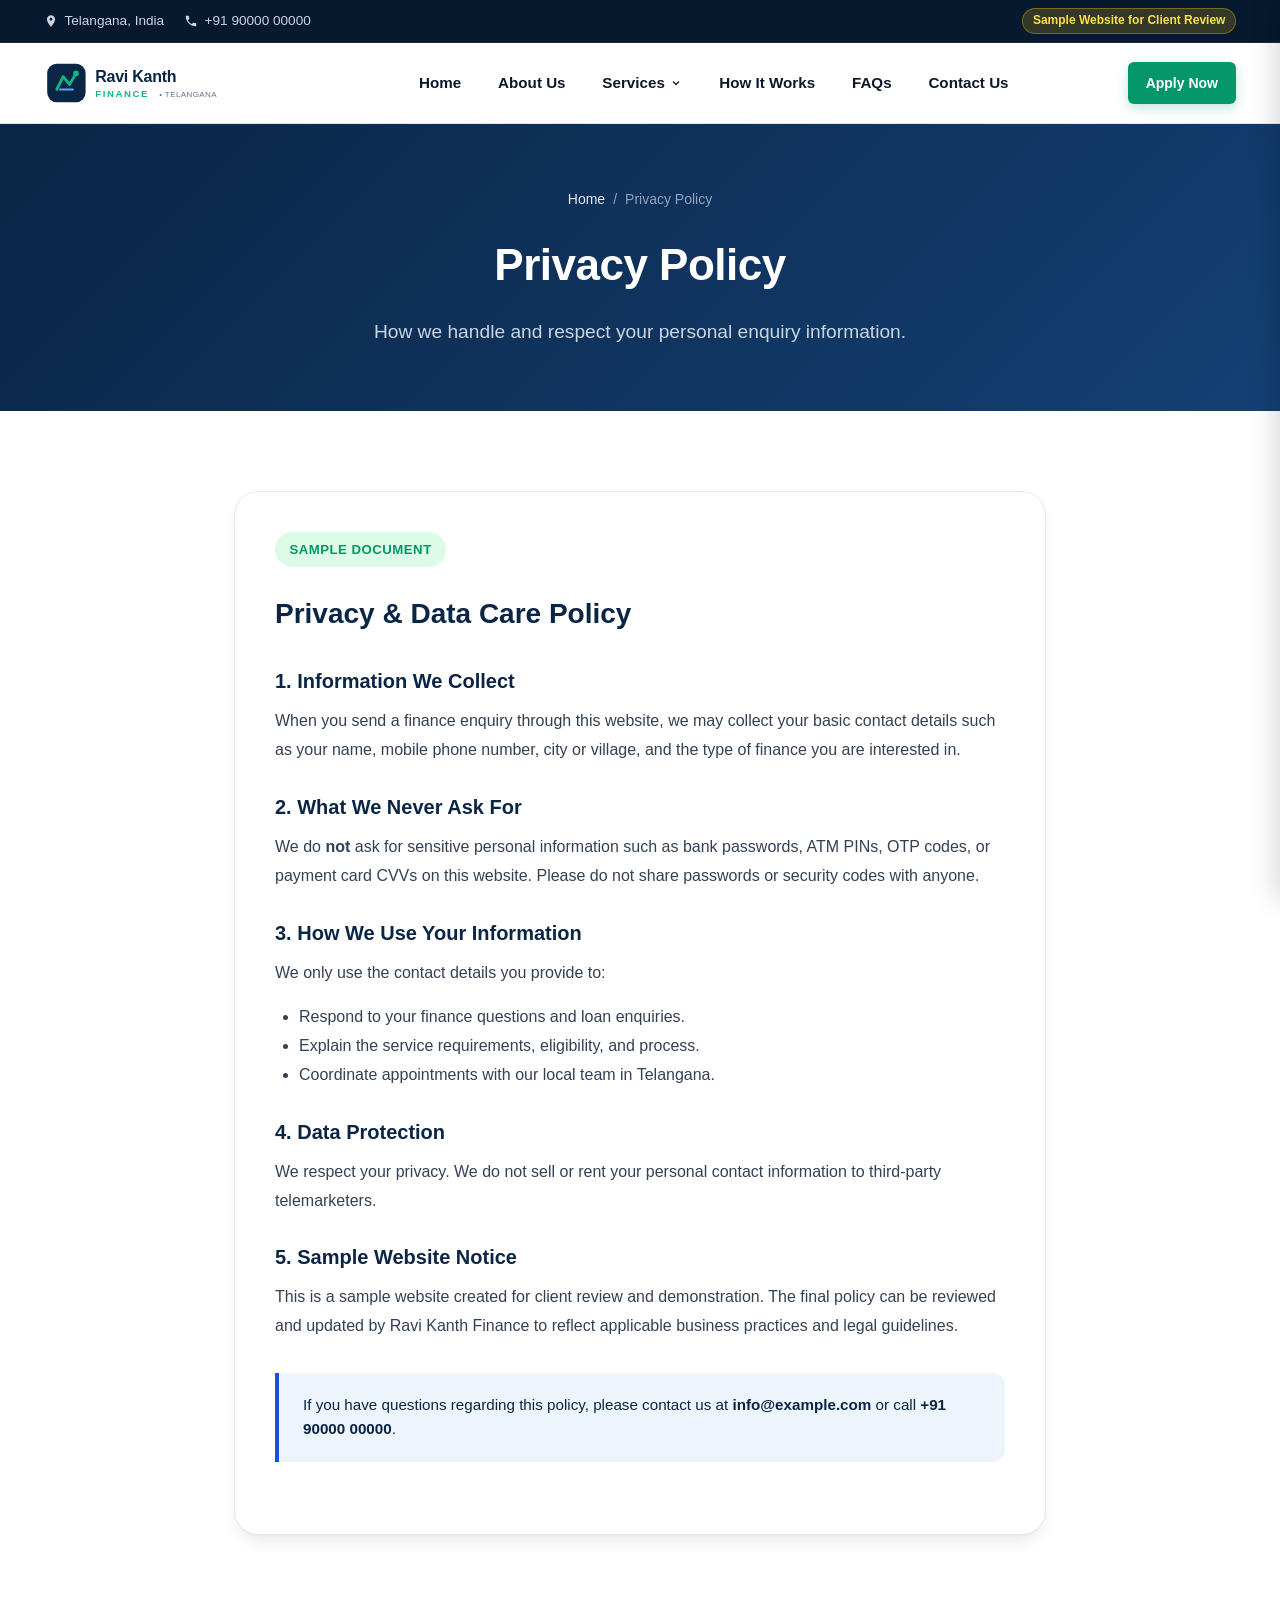
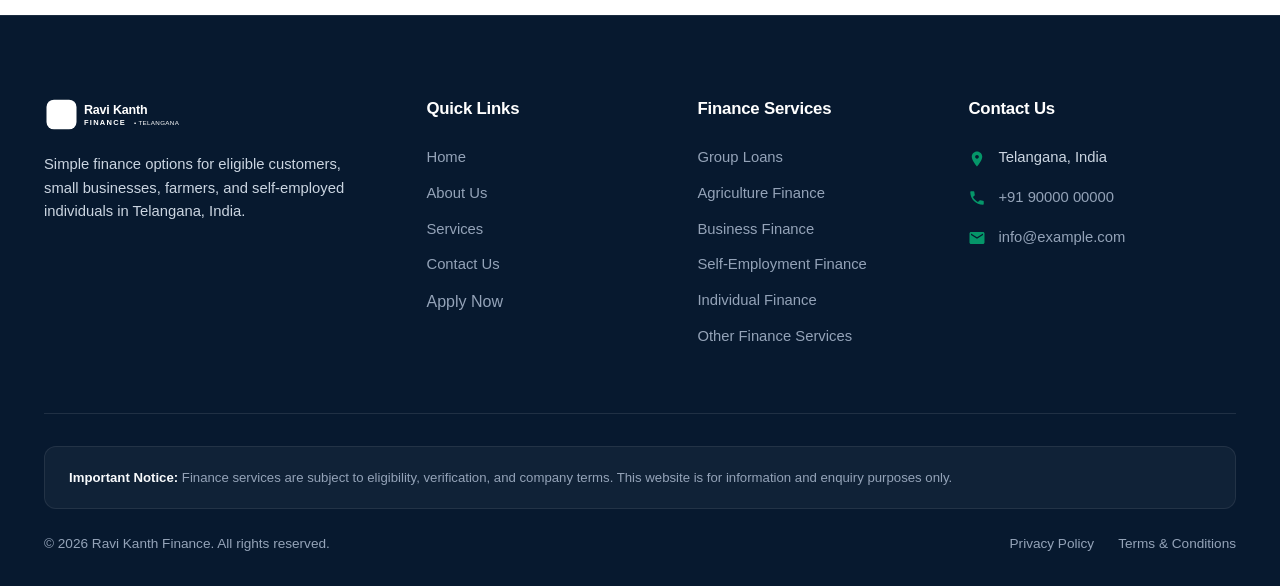
<file: privacy-policy.html>
<!DOCTYPE html>
<html lang="en">
<head>
  <meta charset="UTF-8">
  <meta name="viewport" content="width=device-width, initial-scale=1.0">
  <title>Privacy Policy | Ravi Kanth Finance</title>
  <meta name="description" content="Privacy policy and customer data handling practices for Ravi Kanth Finance in Telangana, India.">
  
  <link rel="icon" type="image/svg+xml" href="images/favicon.svg">
  <link rel="stylesheet" href="css/style.css">
</head>
<body>

  <!-- Top Announcement Bar -->
  <div class="top-bar">
    <div class="container top-bar-inner">
      <div class="top-bar-left">
        <div class="top-bar-item">
          <svg viewBox="0 0 24 24"><path d="M12 2C8.13 2 5 5.13 5 9c0 5.25 7 13 7 13s7-7.75 7-13c0-3.87-3.13-7-7-7zm0 9.5c-1.38 0-2.5-1.12-2.5-2.5s1.12-2.5 2.5-2.5 2.5 1.12 2.5 2.5-1.12 2.5-2.5 2.5z"/></svg>
          <span>Telangana, India</span>
        </div>
        <div class="top-bar-item">
          <svg viewBox="0 0 24 24"><path d="M6.62 10.79c1.44 2.83 3.76 5.14 6.59 6.59l2.2-2.2c.27-.27.67-.36 1.02-.24 1.12.37 2.33.57 3.57.57.55 0 1 .45 1 1V20c0 .55-.45 1-1 1-9.39 0-17-7.61-17-17 0-.55.45-1 1-1h3.5c.55 0 1 .45 1 1 0 1.25.2 2.45.57 3.57.11.35.03.74-.25 1.02l-2.2 2.2z"/></svg>
          <a href="tel:+919000000000" class="top-bar-link">+91 90000 00000</a>
        </div>
      </div>
      <div class="top-bar-right">
        <span class="sample-notice-pill">Sample Website for Client Review</span>
      </div>
    </div>
  </div>

  <!-- Header -->
  <header class="site-header">
    <div class="container nav-container">
      <a href="index.html" class="brand-logo" aria-label="Ravi Kanth Finance Home">
        <img src="images/logo.svg" alt="Ravi Kanth Finance Logo" width="220" height="48">
      </a>

      <nav class="main-nav" aria-label="Main Navigation">
        <ul class="nav-menu">
          <li class="nav-item"><a href="index.html" class="nav-link">Home</a></li>
          <li class="nav-item"><a href="about.html" class="nav-link">About Us</a></li>
          <li class="nav-item has-dropdown">
            <a href="services.html" class="nav-link">
              Services
              <svg class="chevron" viewBox="0 0 24 24" fill="none" stroke="currentColor" stroke-width="2.5"><polyline points="6 9 12 15 18 9"></polyline></svg>
            </a>
            <div class="dropdown-menu">
              <a href="group-loans.html" class="dropdown-item">Group Loans</a>
              <a href="agriculture-finance.html" class="dropdown-item">Agriculture Finance</a>
              <a href="business-finance.html" class="dropdown-item">Business Finance</a>
              <a href="self-employment-finance.html" class="dropdown-item">Self-Employment</a>
              <a href="individual-finance.html" class="dropdown-item">Individual Finance</a>
              <a href="other-finance.html" class="dropdown-item">Other Finance</a>
            </div>
          </li>
          <li class="nav-item"><a href="index.html#how-it-works" class="nav-link">How It Works</a></li>
          <li class="nav-item"><a href="index.html#faqs" class="nav-link">FAQs</a></li>
          <li class="nav-item"><a href="contact.html" class="nav-link">Contact Us</a></li>
        </ul>
      </nav>

      <div class="header-actions">
        <a href="apply.html" class="btn btn-primary btn-sm">Apply Now</a>
        <button class="hamburger" aria-label="Open Mobile Menu" aria-expanded="false">
          <svg viewBox="0 0 24 24" fill="none" stroke="currentColor" stroke-width="2.2" stroke-linecap="round"><line x1="3" y1="6" x2="21" y2="6"></line><line x1="3" y1="12" x2="21" y2="12"></line><line x1="3" y1="18" x2="21" y2="18"></line></svg>
        </button>
      </div>
    </div>
  </header>

  <!-- Mobile Drawer -->
  <div class="mobile-backdrop"></div>
  <div class="mobile-drawer" role="dialog" aria-label="Mobile Navigation">
    <div class="mobile-drawer-header">
      <img src="images/logo.svg" alt="Ravi Kanth Finance" width="160" height="36">
      <button class="drawer-close" aria-label="Close menu">
        <svg width="24" height="24" viewBox="0 0 24 24" fill="none" stroke="currentColor" stroke-width="2.5"><line x1="18" y1="6" x2="6" y2="18"></line><line x1="6" y1="6" x2="18" y2="18"></line></svg>
      </button>
    </div>
    <div class="drawer-menu">
      <a href="index.html" class="drawer-link">Home</a>
      <a href="about.html" class="drawer-link">About Us</a>
      <a href="services.html" class="drawer-link">Services Overview</a>
      <div class="drawer-submenu">
        <a href="group-loans.html" class="drawer-sublink">• Group Loans</a>
        <a href="agriculture-finance.html" class="drawer-sublink">• Agriculture Finance</a>
        <a href="business-finance.html" class="drawer-sublink">• Business Finance</a>
        <a href="self-employment-finance.html" class="drawer-sublink">• Self-Employment Finance</a>
        <a href="individual-finance.html" class="drawer-sublink">• Individual Finance</a>
        <a href="other-finance.html" class="drawer-sublink">• Other Finance Services</a>
      </div>
      <a href="index.html#how-it-works" class="drawer-link">How It Works</a>
      <a href="index.html#faqs" class="drawer-link">FAQs</a>
      <a href="contact.html" class="drawer-link">Contact Us</a>
    </div>
    <div style="margin-top: auto;">
      <a href="apply.html" class="btn btn-primary" style="width: 100%;">Apply Now</a>
    </div>
  </div>

  <main>
    <!-- PAGE HERO -->
    <section class="page-hero">
      <div class="container">
        <div class="breadcrumbs">
          <a href="index.html">Home</a>
          <span>/</span>
          <span>Privacy Policy</span>
        </div>
        <h1 class="page-hero-title">Privacy Policy</h1>
        <p class="page-hero-subtitle">
          How we handle and respect your personal enquiry information.
        </p>
      </div>
    </section>

    <!-- CONTENT -->
    <section class="section">
      <div class="container" style="max-width: 860px;">
        <div class="form-card" style="line-height: 1.8;">
          <div class="section-tag green">Sample Document</div>
          <h2 style="font-size: 1.75rem; color: var(--primary); margin-top: 0.5rem; margin-bottom: 1.5rem;">
            Privacy &amp; Data Care Policy
          </h2>

          <h3 style="font-size: 1.25rem; color: var(--primary); margin-top: 1.5rem; margin-bottom: 0.5rem;">1. Information We Collect</h3>
          <p style="color: var(--text-body); margin-bottom: 1rem;">
            When you send a finance enquiry through this website, we may collect your basic contact details such as your name, mobile phone number, city or village, and the type of finance you are interested in.
          </p>

          <h3 style="font-size: 1.25rem; color: var(--primary); margin-top: 1.5rem; margin-bottom: 0.5rem;">2. What We Never Ask For</h3>
          <p style="color: var(--text-body); margin-bottom: 1rem;">
            We do <strong>not</strong> ask for sensitive personal information such as bank passwords, ATM PINs, OTP codes, or payment card CVVs on this website. Please do not share passwords or security codes with anyone.
          </p>

          <h3 style="font-size: 1.25rem; color: var(--primary); margin-top: 1.5rem; margin-bottom: 0.5rem;">3. How We Use Your Information</h3>
          <p style="color: var(--text-body); margin-bottom: 1rem;">
            We only use the contact details you provide to:
          </p>
          <ul style="list-style: disc; padding-left: 1.5rem; color: var(--text-body); margin-bottom: 1rem;">
            <li>Respond to your finance questions and loan enquiries.</li>
            <li>Explain the service requirements, eligibility, and process.</li>
            <li>Coordinate appointments with our local team in Telangana.</li>
          </ul>

          <h3 style="font-size: 1.25rem; color: var(--primary); margin-top: 1.5rem; margin-bottom: 0.5rem;">4. Data Protection</h3>
          <p style="color: var(--text-body); margin-bottom: 1rem;">
            We respect your privacy. We do not sell or rent your personal contact information to third-party telemarketers.
          </p>

          <h3 style="font-size: 1.25rem; color: var(--primary); margin-top: 1.5rem; margin-bottom: 0.5rem;">5. Sample Website Notice</h3>
          <p style="color: var(--text-body); margin-bottom: 1.5rem;">
            This is a sample website created for client review and demonstration. The final policy can be reviewed and updated by Ravi Kanth Finance to reflect applicable business practices and legal guidelines.
          </p>

          <div class="info-note-box" style="margin: 2rem 0;">
            <p>
              If you have questions regarding this policy, please contact us at <strong>info@example.com</strong> or call <strong>+91 90000 00000</strong>.
            </p>
          </div>
        </div>
      </div>
    </section>
  </main>

  <!-- FOOTER -->
  <footer class="site-footer">
    <div class="container">
      <div class="footer-grid">
        <div class="footer-brand">
          <img src="images/logo.svg" alt="Ravi Kanth Finance" width="200" height="42" style="filter: brightness(0) invert(1);">
          <p>Simple finance options for eligible customers, small businesses, farmers, and self-employed individuals in Telangana, India.</p>
        </div>
        <div>
          <h4 class="footer-col-title">Quick Links</h4>
          <div class="footer-links">
            <a href="index.html" class="footer-link">Home</a>
            <a href="about.html" class="footer-link">About Us</a>
            <a href="services.html" class="footer-link">Services</a>
            <a href="contact.html" class="footer-link">Contact Us</a>
            <a href="apply.html">Apply Now</a>
          </div>
        </div>
        <div>
          <h4 class="footer-col-title">Finance Services</h4>
          <div class="footer-links">
            <a href="group-loans.html" class="footer-link">Group Loans</a>
            <a href="agriculture-finance.html" class="footer-link">Agriculture Finance</a>
            <a href="business-finance.html" class="footer-link">Business Finance</a>
            <a href="self-employment-finance.html" class="footer-link">Self-Employment Finance</a>
            <a href="individual-finance.html" class="footer-link">Individual Finance</a>
            <a href="other-finance.html" class="footer-link">Other Finance Services</a>
          </div>
        </div>
        <div>
          <h4 class="footer-col-title">Contact Us</h4>
          <div class="footer-contact-list">
            <div class="footer-contact-item">
              <svg viewBox="0 0 24 24" fill="currentColor"><path d="M12 2C8.13 2 5 5.13 5 9c0 5.25 7 13 7 13s7-7.75 7-13c0-3.87-3.13-7-7-7zm0 9.5c-1.38 0-2.5-1.12-2.5-2.5s1.12-2.5 2.5-2.5 2.5 1.12 2.5 2.5-1.12 2.5-2.5 2.5z"/></svg>
              <span>Telangana, India</span>
            </div>
            <div class="footer-contact-item">
              <svg viewBox="0 0 24 24" fill="currentColor"><path d="M6.62 10.79c1.44 2.83 3.76 5.14 6.59 6.59l2.2-2.2c.27-.27.67-.36 1.02-.24 1.12.37 2.33.57 3.57.57.55 0 1 .45 1 1V20c0 .55-.45 1-1 1-9.39 0-17-7.61-17-17 0-.55.45-1 1-1h3.5c.55 0 1 .45 1 1 0 1.25.2 2.45.57 3.57.11.35.03.74-.25 1.02l-2.2 2.2z"/></svg>
              <a href="tel:+919000000000" class="footer-link">+91 90000 00000</a>
            </div>
            <div class="footer-contact-item">
              <svg viewBox="0 0 24 24" fill="currentColor"><path d="M20 4H4c-1.1 0-1.99.9-1.99 2L2 18c0 1.1.9 2 2 2h16c1.1 0 2-.9 2-2V6c0-1.1-.9-2-2-2zm0 4l-8 5-8-5V6l8 5 8-5v2z"/></svg>
              <a href="mailto:info@example.com" class="footer-link">info@example.com</a>
            </div>
          </div>
        </div>
      </div>

      <div class="footer-bottom">
        <div class="footer-disclaimer-card">
          <strong>Important Notice:</strong> Finance services are subject to eligibility, verification, and company terms. This website is for information and enquiry purposes only.
        </div>
        <div class="footer-bottom-row">
          <div>&copy; 2026 Ravi Kanth Finance. All rights reserved.</div>
          <div class="footer-legal-links">
            <a href="privacy-policy.html">Privacy Policy</a>
            <a href="terms.html">Terms &amp; Conditions</a>
          </div>
        </div>
      </div>
    </div>
  </footer>

  <script src="js/script.js"></script>
</body>
</html>
</file>
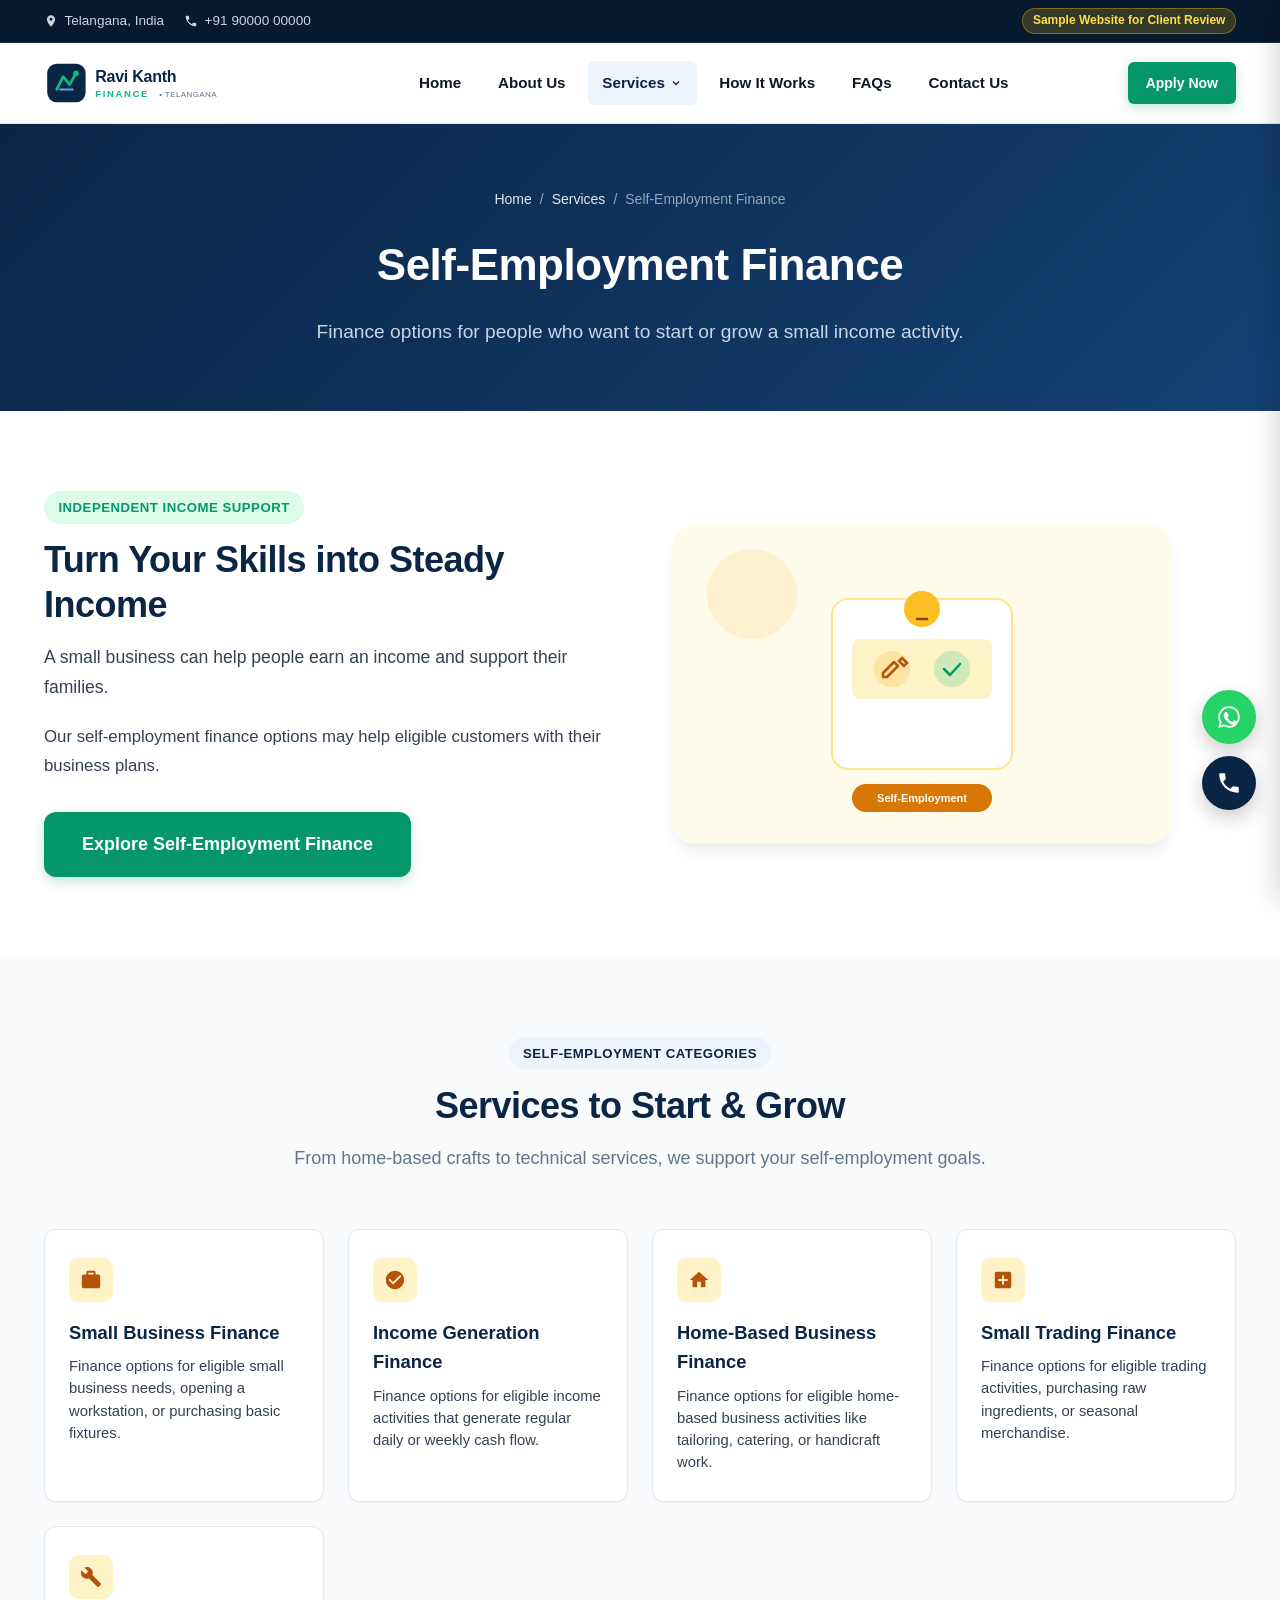
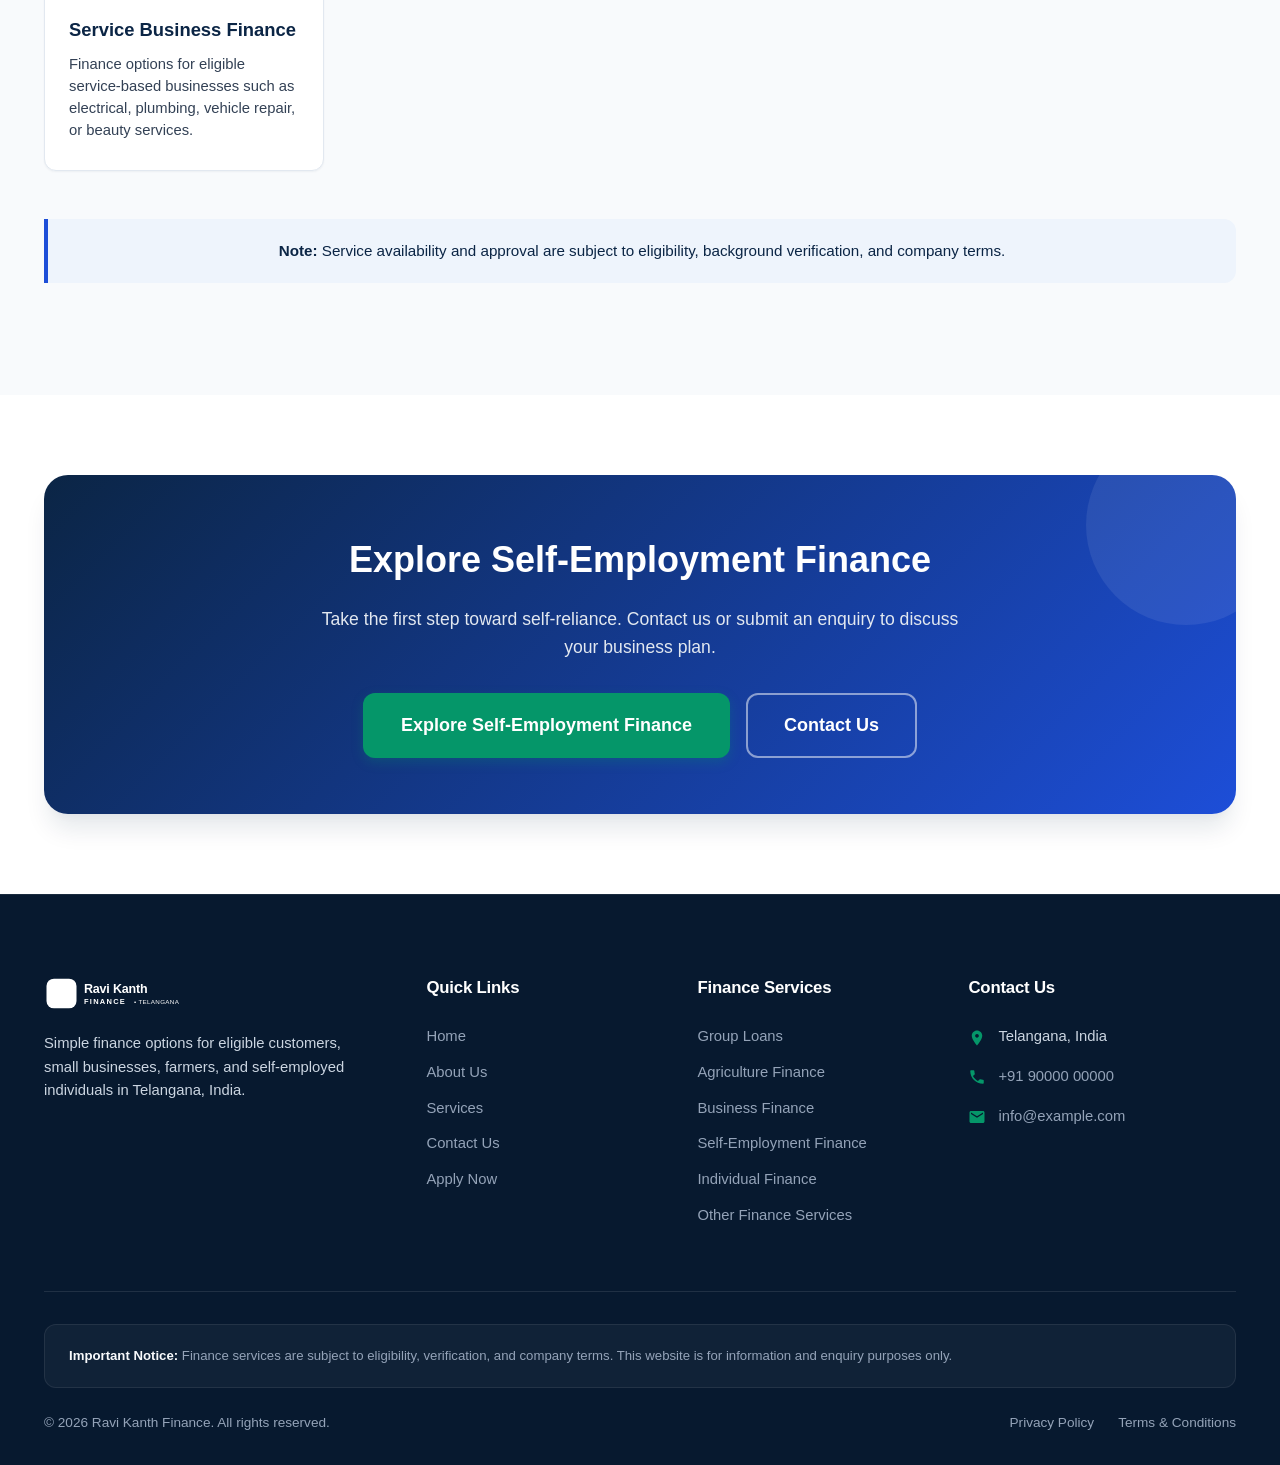
<file: self-employment-finance.html>
<!DOCTYPE html>
<html lang="en">
<head>
  <meta charset="UTF-8">
  <meta name="viewport" content="width=device-width, initial-scale=1.0">
  <title>Self-Employment Finance | Ravi Kanth Finance</title>
  <meta name="description" content="Finance options for people who want to start or grow a small income activity, home-based business, or service venture in Telangana.">
  
  <link rel="icon" type="image/svg+xml" href="images/favicon.svg">
  <link rel="stylesheet" href="css/style.css">
</head>
<body>

  <!-- Top Announcement Bar -->
  <div class="top-bar">
    <div class="container top-bar-inner">
      <div class="top-bar-left">
        <div class="top-bar-item">
          <svg viewBox="0 0 24 24"><path d="M12 2C8.13 2 5 5.13 5 9c0 5.25 7 13 7 13s7-7.75 7-13c0-3.87-3.13-7-7-7zm0 9.5c-1.38 0-2.5-1.12-2.5-2.5s1.12-2.5 2.5-2.5 2.5 1.12 2.5 2.5-1.12 2.5-2.5 2.5z"/></svg>
          <span>Telangana, India</span>
        </div>
        <div class="top-bar-item">
          <svg viewBox="0 0 24 24"><path d="M6.62 10.79c1.44 2.83 3.76 5.14 6.59 6.59l2.2-2.2c.27-.27.67-.36 1.02-.24 1.12.37 2.33.57 3.57.57.55 0 1 .45 1 1V20c0 .55-.45 1-1 1-9.39 0-17-7.61-17-17 0-.55.45-1 1-1h3.5c.55 0 1 .45 1 1 0 1.25.2 2.45.57 3.57.11.35.03.74-.25 1.02l-2.2 2.2z"/></svg>
          <a href="tel:+919000000000" class="top-bar-link">+91 90000 00000</a>
        </div>
      </div>
      <div class="top-bar-right">
        <span class="sample-notice-pill">Sample Website for Client Review</span>
      </div>
    </div>
  </div>

  <!-- Header -->
  <header class="site-header">
    <div class="container nav-container">
      <a href="index.html" class="brand-logo" aria-label="Ravi Kanth Finance Home">
        <img src="images/logo.svg" alt="Ravi Kanth Finance Logo" width="220" height="48">
      </a>

      <nav class="main-nav" aria-label="Main Navigation">
        <ul class="nav-menu">
          <li class="nav-item"><a href="index.html" class="nav-link">Home</a></li>
          <li class="nav-item"><a href="about.html" class="nav-link">About Us</a></li>
          <li class="nav-item has-dropdown">
            <a href="services.html" class="nav-link active">
              Services
              <svg class="chevron" viewBox="0 0 24 24" fill="none" stroke="currentColor" stroke-width="2.5"><polyline points="6 9 12 15 18 9"></polyline></svg>
            </a>
            <div class="dropdown-menu">
              <a href="group-loans.html" class="dropdown-item">Group Loans</a>
              <a href="agriculture-finance.html" class="dropdown-item">Agriculture Finance</a>
              <a href="business-finance.html" class="dropdown-item">Business Finance</a>
              <a href="self-employment-finance.html" class="dropdown-item">Self-Employment</a>
              <a href="individual-finance.html" class="dropdown-item">Individual Finance</a>
              <a href="other-finance.html" class="dropdown-item">Other Finance</a>
            </div>
          </li>
          <li class="nav-item"><a href="index.html#how-it-works" class="nav-link">How It Works</a></li>
          <li class="nav-item"><a href="index.html#faqs" class="nav-link">FAQs</a></li>
          <li class="nav-item"><a href="contact.html" class="nav-link">Contact Us</a></li>
        </ul>
      </nav>

      <div class="header-actions">
        <a href="apply.html?service=self-employment-finance" class="btn btn-primary btn-sm">Apply Now</a>
        <button class="hamburger" aria-label="Open Mobile Menu" aria-expanded="false">
          <svg viewBox="0 0 24 24" fill="none" stroke="currentColor" stroke-width="2.2" stroke-linecap="round"><line x1="3" y1="6" x2="21" y2="6"></line><line x1="3" y1="12" x2="21" y2="12"></line><line x1="3" y1="18" x2="21" y2="18"></line></svg>
        </button>
      </div>
    </div>
  </header>

  <!-- Mobile Drawer -->
  <div class="mobile-backdrop"></div>
  <div class="mobile-drawer" role="dialog" aria-label="Mobile Navigation">
    <div class="mobile-drawer-header">
      <img src="images/logo.svg" alt="Ravi Kanth Finance" width="160" height="36">
      <button class="drawer-close" aria-label="Close menu">
        <svg width="24" height="24" viewBox="0 0 24 24" fill="none" stroke="currentColor" stroke-width="2.5"><line x1="18" y1="6" x2="6" y2="18"></line><line x1="6" y1="6" x2="18" y2="18"></line></svg>
      </button>
    </div>
    <div class="drawer-menu">
      <a href="index.html" class="drawer-link">Home</a>
      <a href="about.html" class="drawer-link">About Us</a>
      <a href="services.html" class="drawer-link">Services Overview</a>
      <div class="drawer-submenu">
        <a href="group-loans.html" class="drawer-sublink">• Group Loans</a>
        <a href="agriculture-finance.html" class="drawer-sublink">• Agriculture Finance</a>
        <a href="business-finance.html" class="drawer-sublink">• Business Finance</a>
        <a href="self-employment-finance.html" class="drawer-sublink active">• Self-Employment Finance</a>
        <a href="individual-finance.html" class="drawer-sublink">• Individual Finance</a>
        <a href="other-finance.html" class="drawer-sublink">• Other Finance Services</a>
      </div>
      <a href="index.html#how-it-works" class="drawer-link">How It Works</a>
      <a href="index.html#faqs" class="drawer-link">FAQs</a>
      <a href="contact.html" class="drawer-link">Contact Us</a>
    </div>
    <div style="margin-top: auto;">
      <a href="apply.html?service=self-employment-finance" class="btn btn-primary" style="width: 100%;">Apply Now</a>
    </div>
  </div>

  <main>
    <!-- PAGE HERO -->
    <section class="page-hero">
      <div class="container">
        <div class="breadcrumbs">
          <a href="index.html">Home</a>
          <span>/</span>
          <a href="services.html">Services</a>
          <span>/</span>
          <span>Self-Employment Finance</span>
        </div>
        <h1 class="page-hero-title">Self-Employment Finance</h1>
        <p class="page-hero-subtitle">
          Finance options for people who want to start or grow a small income activity.
        </p>
      </div>
    </section>

    <!-- INTRO CONTENT -->
    <section class="section">
      <div class="container">
        <div class="intro-grid">
          <div>
            <div class="section-tag green">Independent Income Support</div>
            <h2 class="section-title">Turn Your Skills into Steady Income</h2>
            <p style="font-size: 1.1rem; line-height: 1.7; margin-bottom: 1.25rem;">
              A small business can help people earn an income and support their families.
            </p>
            <p style="font-size: 1.05rem; line-height: 1.7; margin-bottom: 2rem;">
              Our self-employment finance options may help eligible customers with their business plans.
            </p>
            <a href="apply.html?service=self-employment-finance" class="btn btn-primary btn-lg">Explore Self-Employment Finance</a>
          </div>

          <div>
            <img src="images/selfemp-art.svg" alt="Self-Employment Finance" width="500" height="320" style="border-radius: var(--radius-xl); box-shadow: var(--shadow-md);">
          </div>
        </div>
      </div>
    </section>

    <!-- 5 SERVICE CARDS -->
    <section class="section section-bg">
      <div class="container">
        <div class="section-header">
          <div class="section-tag">Self-Employment Categories</div>
          <h2 class="section-title">Services to Start &amp; Grow</h2>
          <p class="section-subtitle">
            From home-based crafts to technical services, we support your self-employment goals.
          </p>
        </div>

        <div class="subservices-grid">
          <!-- Card 1 -->
          <div class="subservice-card">
            <div style="width: 44px; height: 44px; border-radius: 10px; background: #FEF3C7; color: #B45309; display: flex; align-items: center; justify-content: center; margin-bottom: 1rem;">
              <svg width="22" height="22" viewBox="0 0 24 24" fill="currentColor"><path d="M20 6h-3V4c0-1.1-.9-2-2-2h-6c-1.1 0-2 .9-2 2v2H4c-1.1 0-2 .9-2 2v11c0 1.1.9 2 2 2h16c1.1 0 2-.9 2-2V8c0-1.1-.9-2-2-2zm-11-2h6v2H9V4z"/></svg>
            </div>
            <h4>Small Business Finance</h4>
            <p>Finance options for eligible small business needs, opening a workstation, or purchasing basic fixtures.</p>
          </div>

          <!-- Card 2 -->
          <div class="subservice-card">
            <div style="width: 44px; height: 44px; border-radius: 10px; background: #FEF3C7; color: #B45309; display: flex; align-items: center; justify-content: center; margin-bottom: 1rem;">
              <svg width="22" height="22" viewBox="0 0 24 24" fill="currentColor"><path d="M12 2C6.48 2 2 6.48 2 12s4.48 10 10 10 10-4.48 10-10S17.52 2 12 2zm-2 15l-5-5 1.41-1.41L10 14.17l7.59-7.59L19 8l-9 9z"/></svg>
            </div>
            <h4>Income Generation Finance</h4>
            <p>Finance options for eligible income activities that generate regular daily or weekly cash flow.</p>
          </div>

          <!-- Card 3 -->
          <div class="subservice-card">
            <div style="width: 44px; height: 44px; border-radius: 10px; background: #FEF3C7; color: #B45309; display: flex; align-items: center; justify-content: center; margin-bottom: 1rem;">
              <svg width="22" height="22" viewBox="0 0 24 24" fill="currentColor"><path d="M10 20v-6h4v6h5v-8h3L12 3 2 12h3v8z"/></svg>
            </div>
            <h4>Home-Based Business Finance</h4>
            <p>Finance options for eligible home-based business activities like tailoring, catering, or handicraft work.</p>
          </div>

          <!-- Card 4 -->
          <div class="subservice-card">
            <div style="width: 44px; height: 44px; border-radius: 10px; background: #FEF3C7; color: #B45309; display: flex; align-items: center; justify-content: center; margin-bottom: 1rem;">
              <svg width="22" height="22" viewBox="0 0 24 24" fill="currentColor"><path d="M19 3H5c-1.1 0-2 .9-2 2v14c0 1.1.9 2 2 2h14c1.1 0 2-.9 2-2V5c0-1.1-.9-2-2-2zm-2 10h-4v4h-2v-4H7v-2h4V7h2v4h4v2z"/></svg>
            </div>
            <h4>Small Trading Finance</h4>
            <p>Finance options for eligible trading activities, purchasing raw ingredients, or seasonal merchandise.</p>
          </div>

          <!-- Card 5 -->
          <div class="subservice-card">
            <div style="width: 44px; height: 44px; border-radius: 10px; background: #FEF3C7; color: #B45309; display: flex; align-items: center; justify-content: center; margin-bottom: 1rem;">
              <svg width="22" height="22" viewBox="0 0 24 24" fill="currentColor"><path d="M22.7 19l-9.1-9.1c.9-2.3.4-5-1.5-6.9-2-2-5-2.4-7.4-1.3L9 6 6 9 1.6 4.7C.4 7.1.9 10.1 2.9 12.1c1.9 1.9 4.6 2.4 6.9 1.5l9.1 9.1c.4.4 1 .4 1.4 0l2.3-2.3c.5-.4.5-1.1.1-1.4z"/></svg>
            </div>
            <h4>Service Business Finance</h4>
            <p>Finance options for eligible service-based businesses such as electrical, plumbing, vehicle repair, or beauty services.</p>
          </div>
        </div>

        <div class="info-note-box" style="margin-top: 3rem; text-align: center;">
          <p>
            <strong>Note:</strong> Service availability and approval are subject to eligibility, background verification, and company terms.
          </p>
        </div>
      </div>
    </section>

    <!-- CTA -->
    <section class="section">
      <div class="container">
        <div class="cta-banner">
          <h2 class="cta-title">Explore Self-Employment Finance</h2>
          <p class="cta-desc">
            Take the first step toward self-reliance. Contact us or submit an enquiry to discuss your business plan.
          </p>
          <div class="cta-buttons">
            <a href="apply.html?service=self-employment-finance" class="btn btn-primary btn-lg">Explore Self-Employment Finance</a>
            <a href="contact.html" class="btn btn-outline-white btn-lg">Contact Us</a>
          </div>
        </div>
      </div>
    </section>
  </main>

  <!-- FLOATING QUICK ACTIONS -->
  <div class="floating-actions" aria-label="Quick Contacts">
    <a href="https://wa.me/919000000000?text=Hello%2C%20I%20would%20like%20to%20know%20more%20about%20Self-Employment%20Finance." class="floating-btn floating-whatsapp" target="_blank" rel="noopener" aria-label="Chat on WhatsApp">
      <svg viewBox="0 0 24 24" fill="currentColor"><path d="M12.04 2C6.58 2 2.13 6.45 2.13 11.91C2.13 13.66 2.59 15.36 3.45 16.86L2.05 22L7.3 20.62C8.75 21.41 10.38 21.83 12.04 21.83C17.5 21.83 21.95 17.38 21.95 11.92C21.95 9.27 20.92 6.78 19.05 4.91C17.18 3.03 14.69 2 12.04 2M12.05 3.67C14.25 3.67 16.31 4.53 17.87 6.09C19.42 7.65 20.28 9.72 20.28 11.92C20.28 16.46 16.58 20.15 12.04 20.15C10.56 20.15 9.11 19.76 7.85 19L7.55 18.83L4.43 19.65L5.26 16.61L5.06 16.29C4.24 14.99 3.8 13.47 3.8 11.91C3.81 7.37 7.5 3.67 12.05 3.67M9.05 7.42C8.84 7.42 8.5 7.5 8.2 7.82C7.9 8.15 7.07 8.93 7.07 10.51C7.07 12.09 8.22 13.62 8.38 13.83C8.54 14.04 10.6 17.22 13.78 18.59C14.54 18.91 15.13 19.11 15.59 19.26C16.35 19.5 17.05 19.47 17.6 19.38C18.21 19.29 19.48 18.61 19.74 17.87C20 17.13 20 16.5 19.92 16.37C19.84 16.24 19.63 16.17 19.31 16.01C19 15.85 17.53 15.13 17.26 15.03C16.99 14.93 16.8 14.88 16.6 15.19C16.4 15.5 15.84 16.17 15.66 16.37C15.49 16.57 15.32 16.6 15.01 16.44C14.7 16.28 13.7 15.96 12.51 14.9C11.58 14.07 10.96 13.05 10.78 12.74C10.6 12.43 10.76 12.26 10.92 12.1C11.06 11.96 11.23 11.73 11.39 11.55C11.55 11.37 11.6 11.24 11.7 11.03C11.8 10.82 11.75 10.64 11.67 10.48C11.59 10.33 11 8.87 10.75 8.26C10.5 7.67 10.26 7.75 10.07 7.74C9.89 7.74 9.68 7.42 9.05 7.42Z"/></svg>
    </a>
    <a href="tel:+919000000000" class="floating-btn floating-phone" aria-label="Call Ravi Kanth Finance">
      <svg viewBox="0 0 24 24" fill="currentColor"><path d="M6.62 10.79c1.44 2.83 3.76 5.14 6.59 6.59l2.2-2.2c.27-.27.67-.36 1.02-.24 1.12.37 2.33.57 3.57.57.55 0 1 .45 1 1V20c0 .55-.45 1-1 1-9.39 0-17-7.61-17-17 0-.55.45-1 1-1h3.5c.55 0 1 .45 1 1 0 1.25.2 2.45.57 3.57.11.35.03.74-.25 1.02l-2.2 2.2z"/></svg>
    </a>
    <a href="#" class="floating-btn floating-top" aria-label="Back to Top">
      <svg viewBox="0 0 24 24" fill="none" stroke="currentColor" stroke-width="2.5"><polyline points="18 15 12 9 6 15"></polyline></svg>
    </a>
  </div>

  <!-- FOOTER -->
  <footer class="site-footer">
    <div class="container">
      <div class="footer-grid">
        <div class="footer-brand">
          <img src="images/logo.svg" alt="Ravi Kanth Finance" width="200" height="42" style="filter: brightness(0) invert(1);">
          <p>Simple finance options for eligible customers, small businesses, farmers, and self-employed individuals in Telangana, India.</p>
        </div>
        <div>
          <h4 class="footer-col-title">Quick Links</h4>
          <div class="footer-links">
            <a href="index.html" class="footer-link">Home</a>
            <a href="about.html" class="footer-link">About Us</a>
            <a href="services.html" class="footer-link">Services</a>
            <a href="contact.html" class="footer-link">Contact Us</a>
            <a href="apply.html" class="footer-link">Apply Now</a>
          </div>
        </div>
        <div>
          <h4 class="footer-col-title">Finance Services</h4>
          <div class="footer-links">
            <a href="group-loans.html" class="footer-link">Group Loans</a>
            <a href="agriculture-finance.html" class="footer-link">Agriculture Finance</a>
            <a href="business-finance.html" class="footer-link">Business Finance</a>
            <a href="self-employment-finance.html" class="footer-link">Self-Employment Finance</a>
            <a href="individual-finance.html" class="footer-link">Individual Finance</a>
            <a href="other-finance.html" class="footer-link">Other Finance Services</a>
          </div>
        </div>
        <div>
          <h4 class="footer-col-title">Contact Us</h4>
          <div class="footer-contact-list">
            <div class="footer-contact-item">
              <svg viewBox="0 0 24 24" fill="currentColor"><path d="M12 2C8.13 2 5 5.13 5 9c0 5.25 7 13 7 13s7-7.75 7-13c0-3.87-3.13-7-7-7zm0 9.5c-1.38 0-2.5-1.12-2.5-2.5s1.12-2.5 2.5-2.5 2.5 1.12 2.5 2.5-1.12 2.5-2.5 2.5z"/></svg>
              <span>Telangana, India</span>
            </div>
            <div class="footer-contact-item">
              <svg viewBox="0 0 24 24" fill="currentColor"><path d="M6.62 10.79c1.44 2.83 3.76 5.14 6.59 6.59l2.2-2.2c.27-.27.67-.36 1.02-.24 1.12.37 2.33.57 3.57.57.55 0 1 .45 1 1V20c0 .55-.45 1-1 1-9.39 0-17-7.61-17-17 0-.55.45-1 1-1h3.5c.55 0 1 .45 1 1 0 1.25.2 2.45.57 3.57.11.35.03.74-.25 1.02l-2.2 2.2z"/></svg>
              <a href="tel:+919000000000" class="footer-link">+91 90000 00000</a>
            </div>
            <div class="footer-contact-item">
              <svg viewBox="0 0 24 24" fill="currentColor"><path d="M20 4H4c-1.1 0-1.99.9-1.99 2L2 18c0 1.1.9 2 2 2h16c1.1 0 2-.9 2-2V6c0-1.1-.9-2-2-2zm0 4l-8 5-8-5V6l8 5 8-5v2z"/></svg>
              <a href="mailto:info@example.com" class="footer-link">info@example.com</a>
            </div>
          </div>
        </div>
      </div>

      <div class="footer-bottom">
        <div class="footer-disclaimer-card">
          <strong>Important Notice:</strong> Finance services are subject to eligibility, verification, and company terms. This website is for information and enquiry purposes only.
        </div>
        <div class="footer-bottom-row">
          <div>&copy; 2026 Ravi Kanth Finance. All rights reserved.</div>
          <div class="footer-legal-links">
            <a href="privacy-policy.html">Privacy Policy</a>
            <a href="terms.html">Terms &amp; Conditions</a>
          </div>
        </div>
      </div>
    </div>
  </footer>

  <script src="js/script.js"></script>
</body>
</html>
</file>
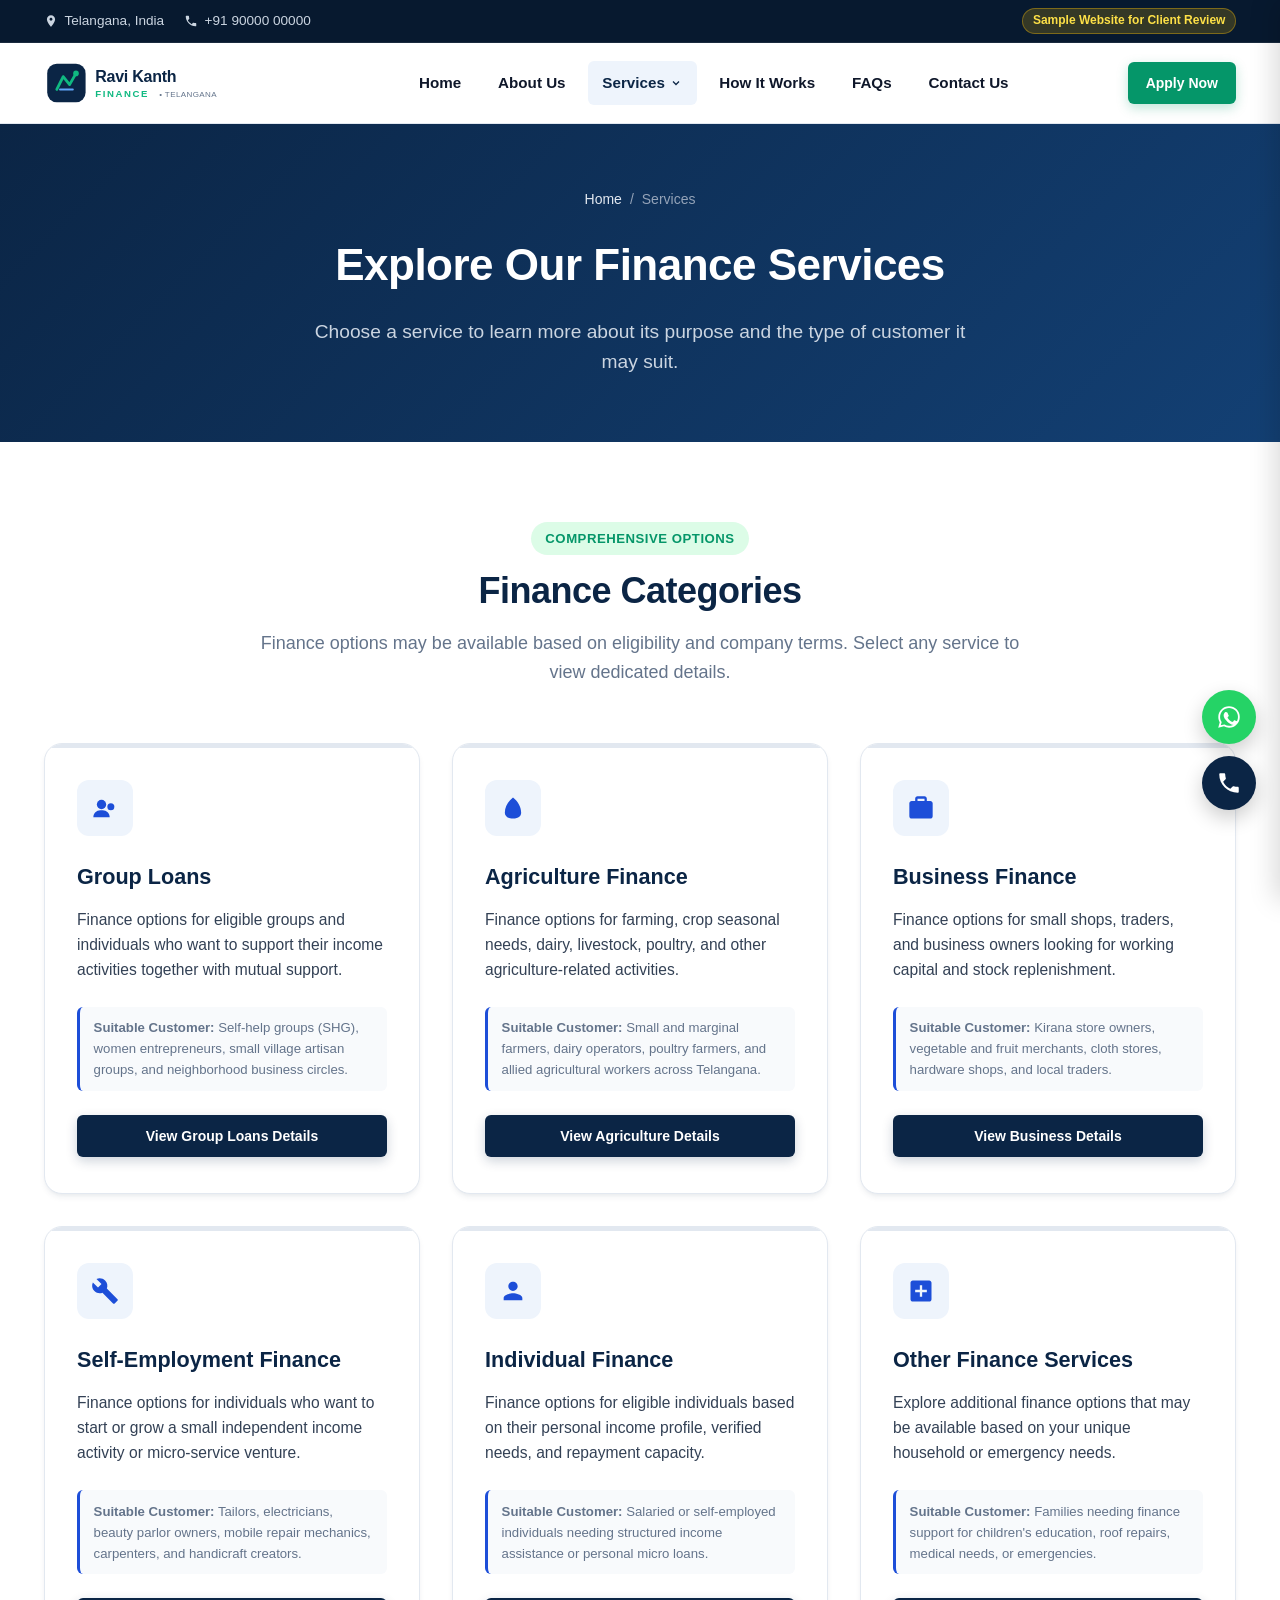
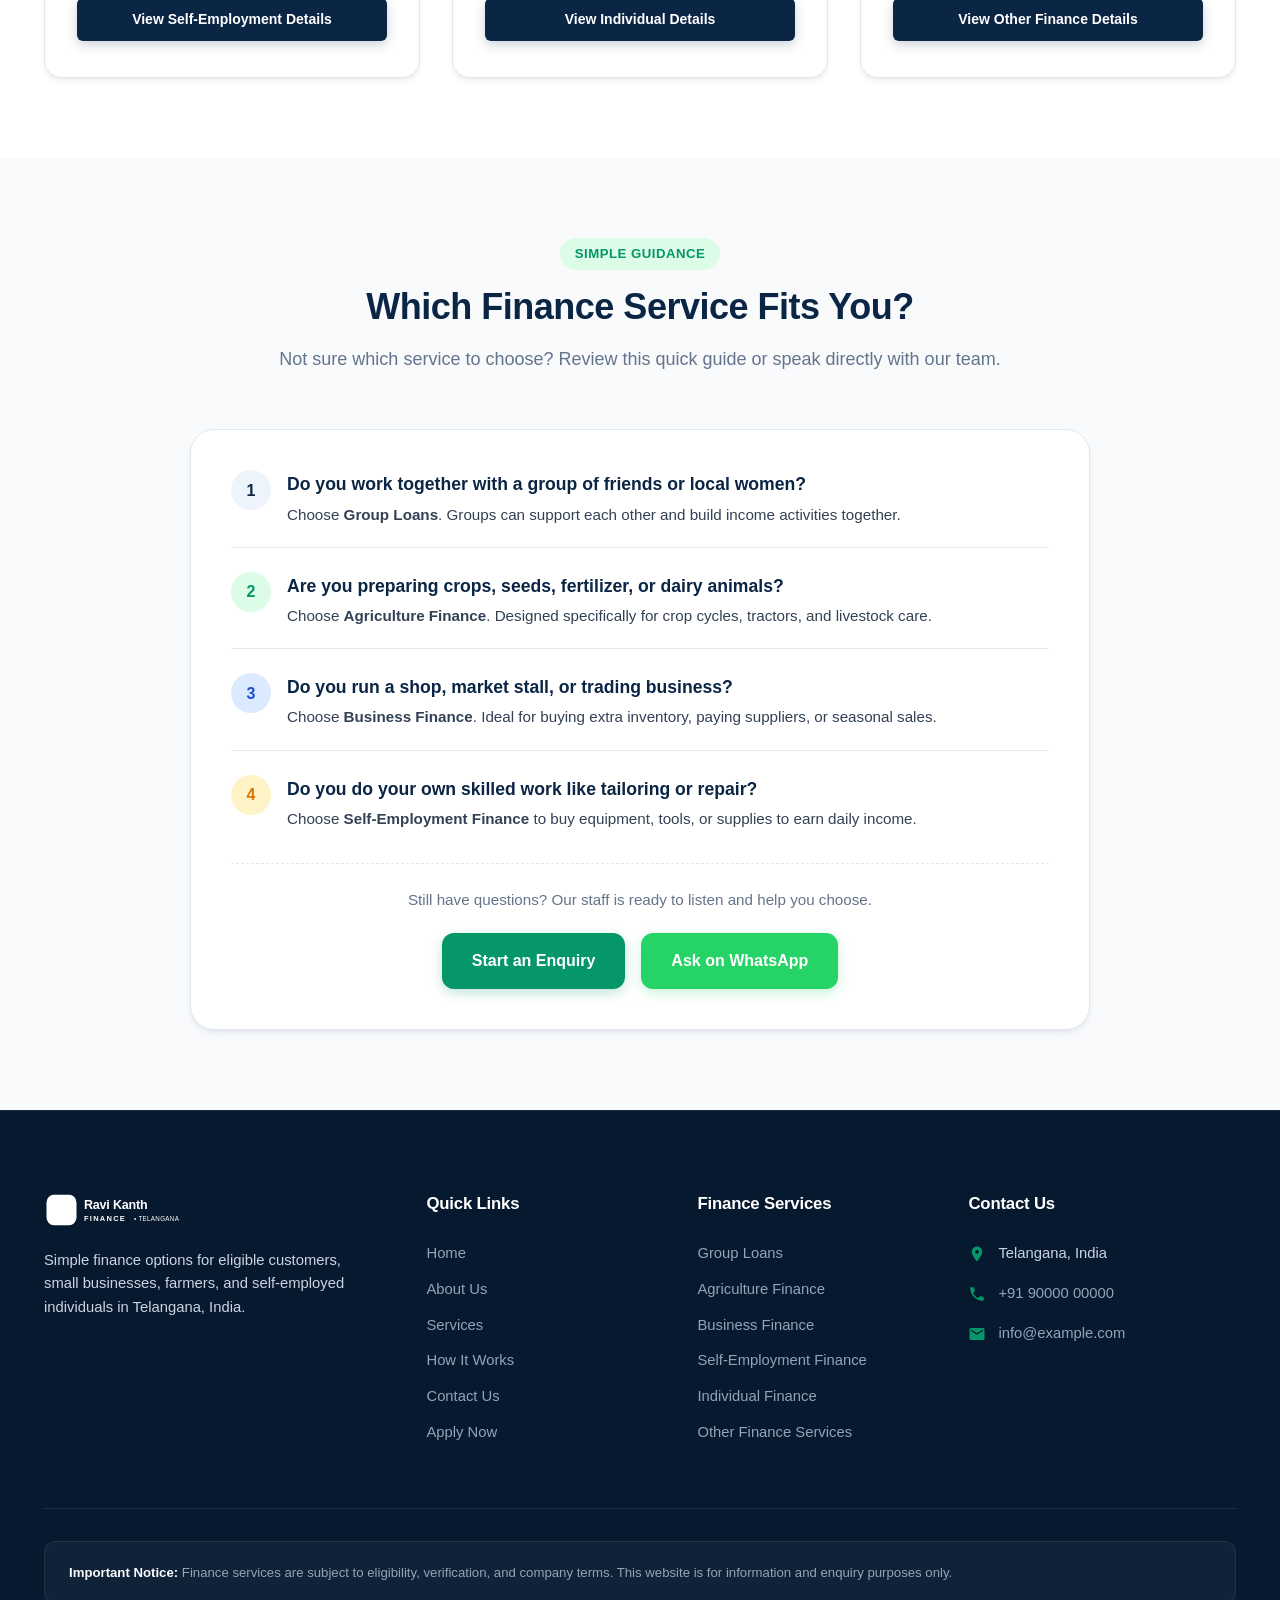
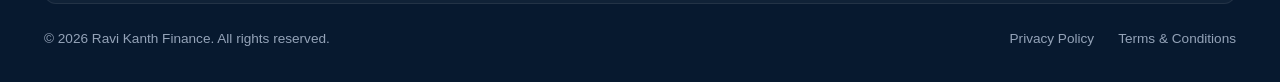
<file: services.html>
<!DOCTYPE html>
<html lang="en">
<head>
  <meta charset="UTF-8">
  <meta name="viewport" content="width=device-width, initial-scale=1.0">
  <title>Our Finance Services | Ravi Kanth Finance</title>
  <meta name="description" content="Explore our microfinance and small business finance options in Telangana. Group loans, agriculture finance, shop finance, and self-employment options.">
  
  <!-- Favicon -->
  <link rel="icon" type="image/svg+xml" href="images/favicon.svg">
  
  <!-- Stylesheet -->
  <link rel="stylesheet" href="css/style.css">
</head>
<body>

  <!-- Top Announcement Bar -->
  <div class="top-bar">
    <div class="container top-bar-inner">
      <div class="top-bar-left">
        <div class="top-bar-item">
          <svg viewBox="0 0 24 24"><path d="M12 2C8.13 2 5 5.13 5 9c0 5.25 7 13 7 13s7-7.75 7-13c0-3.87-3.13-7-7-7zm0 9.5c-1.38 0-2.5-1.12-2.5-2.5s1.12-2.5 2.5-2.5 2.5 1.12 2.5 2.5-1.12 2.5-2.5 2.5z"/></svg>
          <span>Telangana, India</span>
        </div>
        <div class="top-bar-item">
          <svg viewBox="0 0 24 24"><path d="M6.62 10.79c1.44 2.83 3.76 5.14 6.59 6.59l2.2-2.2c.27-.27.67-.36 1.02-.24 1.12.37 2.33.57 3.57.57.55 0 1 .45 1 1V20c0 .55-.45 1-1 1-9.39 0-17-7.61-17-17 0-.55.45-1 1-1h3.5c.55 0 1 .45 1 1 0 1.25.2 2.45.57 3.57.11.35.03.74-.25 1.02l-2.2 2.2z"/></svg>
          <a href="tel:+919000000000" class="top-bar-link">+91 90000 00000</a>
        </div>
      </div>
      <div class="top-bar-right">
        <span class="sample-notice-pill">Sample Website for Client Review</span>
      </div>
    </div>
  </div>

  <!-- Header -->
  <header class="site-header">
    <div class="container nav-container">
      <a href="index.html" class="brand-logo" aria-label="Ravi Kanth Finance Home">
        <img src="images/logo.svg" alt="Ravi Kanth Finance Logo" width="220" height="48">
      </a>

      <nav class="main-nav" aria-label="Main Navigation">
        <ul class="nav-menu">
          <li class="nav-item"><a href="index.html" class="nav-link">Home</a></li>
          <li class="nav-item"><a href="about.html" class="nav-link">About Us</a></li>
          <li class="nav-item has-dropdown">
            <a href="services.html" class="nav-link active">
              Services
              <svg class="chevron" viewBox="0 0 24 24" fill="none" stroke="currentColor" stroke-width="2.5"><polyline points="6 9 12 15 18 9"></polyline></svg>
            </a>
            <div class="dropdown-menu">
              <a href="group-loans.html" class="dropdown-item">Group Loans</a>
              <a href="agriculture-finance.html" class="dropdown-item">Agriculture Finance</a>
              <a href="business-finance.html" class="dropdown-item">Business Finance</a>
              <a href="self-employment-finance.html" class="dropdown-item">Self-Employment</a>
              <a href="individual-finance.html" class="dropdown-item">Individual Finance</a>
              <a href="other-finance.html" class="dropdown-item">Other Finance</a>
            </div>
          </li>
          <li class="nav-item"><a href="index.html#how-it-works" class="nav-link">How It Works</a></li>
          <li class="nav-item"><a href="index.html#faqs" class="nav-link">FAQs</a></li>
          <li class="nav-item"><a href="contact.html" class="nav-link">Contact Us</a></li>
        </ul>
      </nav>

      <div class="header-actions">
        <a href="apply.html" class="btn btn-primary btn-sm">Apply Now</a>
        <button class="hamburger" aria-label="Open Mobile Menu" aria-expanded="false">
          <svg viewBox="0 0 24 24" fill="none" stroke="currentColor" stroke-width="2.2" stroke-linecap="round"><line x1="3" y1="6" x2="21" y2="6"></line><line x1="3" y1="12" x2="21" y2="12"></line><line x1="3" y1="18" x2="21" y2="18"></line></svg>
        </button>
      </div>
    </div>
  </header>

  <!-- Mobile Drawer Backdrop & Menu -->
  <div class="mobile-backdrop"></div>
  <div class="mobile-drawer" role="dialog" aria-label="Mobile Navigation">
    <div class="mobile-drawer-header">
      <img src="images/logo.svg" alt="Ravi Kanth Finance" width="160" height="36">
      <button class="drawer-close" aria-label="Close menu">
        <svg width="24" height="24" viewBox="0 0 24 24" fill="none" stroke="currentColor" stroke-width="2.5"><line x1="18" y1="6" x2="6" y2="18"></line><line x1="6" y1="6" x2="18" y2="18"></line></svg>
      </button>
    </div>
    <div class="drawer-menu">
      <a href="index.html" class="drawer-link">Home</a>
      <a href="about.html" class="drawer-link">About Us</a>
      <a href="services.html" class="drawer-link active">Services Overview</a>
      <div class="drawer-submenu">
        <a href="group-loans.html" class="drawer-sublink">• Group Loans</a>
        <a href="agriculture-finance.html" class="drawer-sublink">• Agriculture Finance</a>
        <a href="business-finance.html" class="drawer-sublink">• Business Finance</a>
        <a href="self-employment-finance.html" class="drawer-sublink">• Self-Employment Finance</a>
        <a href="individual-finance.html" class="drawer-sublink">• Individual Finance</a>
        <a href="other-finance.html" class="drawer-sublink">• Other Finance Services</a>
      </div>
      <a href="index.html#how-it-works" class="drawer-link">How It Works</a>
      <a href="index.html#faqs" class="drawer-link">FAQs</a>
      <a href="contact.html" class="drawer-link">Contact Us</a>
    </div>
    <div style="margin-top: auto; display: flex; flex-direction: column; gap: 0.75rem;">
      <a href="apply.html" class="btn btn-primary" style="width: 100%;">Apply Now</a>
    </div>
  </div>

  <main>
    <!-- PAGE HERO -->
    <section class="page-hero">
      <div class="container">
        <div class="breadcrumbs">
          <a href="index.html">Home</a>
          <span>/</span>
          <span>Services</span>
        </div>
        <h1 class="page-hero-title">Explore Our Finance Services</h1>
        <p class="page-hero-subtitle">
          Choose a service to learn more about its purpose and the type of customer it may suit.
        </p>
      </div>
    </section>

    <!-- SERVICES CARDS SECTION -->
    <section class="section">
      <div class="container">
        <div class="section-header">
          <div class="section-tag green">Comprehensive Options</div>
          <h2 class="section-title">Finance Categories</h2>
          <p class="section-subtitle">
            Finance options may be available based on eligibility and company terms. Select any service to view dedicated details.
          </p>
        </div>

        <div class="services-grid">
          <!-- Service 1: Group Loans -->
          <div class="service-card">
            <div>
              <div class="service-icon-box">
                <svg viewBox="0 0 24 24" fill="currentColor"><circle cx="9" cy="9" r="4"/><circle cx="17" cy="11" r="3"/><path d="M2 20c0-3.3 2.7-6 6-6h2c3.3 0 6 2.7 6 6H2z"/></svg>
              </div>
              <h3 class="service-card-title">Group Loans</h3>
              <p class="service-card-desc">
                Finance options for eligible groups and individuals who want to support their income activities together with mutual support.
              </p>
              <div class="service-card-audience">
                <strong>Suitable Customer:</strong> Self-help groups (SHG), women entrepreneurs, small village artisan groups, and neighborhood business circles.
              </div>
            </div>
            <div class="service-card-footer">
              <a href="group-loans.html" class="btn btn-navy btn-sm" style="width: 100%;">View Group Loans Details</a>
            </div>
          </div>

          <!-- Service 2: Agriculture Finance -->
          <div class="service-card">
            <div>
              <div class="service-icon-box">
                <svg viewBox="0 0 24 24" fill="currentColor"><path d="M12 3v18M12 3c-4 3-7 8-7 13 0 2.5 2 5 7 5s7-2.5 7-5c0-5-3-10-7-13z"/></svg>
              </div>
              <h3 class="service-card-title">Agriculture Finance</h3>
              <p class="service-card-desc">
                Finance options for farming, crop seasonal needs, dairy, livestock, poultry, and other agriculture-related activities.
              </p>
              <div class="service-card-audience">
                <strong>Suitable Customer:</strong> Small and marginal farmers, dairy operators, poultry farmers, and allied agricultural workers across Telangana.
              </div>
            </div>
            <div class="service-card-footer">
              <a href="agriculture-finance.html" class="btn btn-navy btn-sm" style="width: 100%;">View Agriculture Details</a>
            </div>
          </div>

          <!-- Service 3: Business Finance -->
          <div class="service-card">
            <div>
              <div class="service-icon-box">
                <svg viewBox="0 0 24 24" fill="currentColor"><path d="M20 6h-3V4c0-1.1-.9-2-2-2h-6c-1.1 0-2 .9-2 2v2H4c-1.1 0-2 .9-2 2v11c0 1.1.9 2 2 2h16c1.1 0 2-.9 2-2V8c0-1.1-.9-2-2-2zm-11-2h6v2H9V4z"/></svg>
              </div>
              <h3 class="service-card-title">Business Finance</h3>
              <p class="service-card-desc">
                Finance options for small shops, traders, and business owners looking for working capital and stock replenishment.
              </p>
              <div class="service-card-audience">
                <strong>Suitable Customer:</strong> Kirana store owners, vegetable and fruit merchants, cloth stores, hardware shops, and local traders.
              </div>
            </div>
            <div class="service-card-footer">
              <a href="business-finance.html" class="btn btn-navy btn-sm" style="width: 100%;">View Business Details</a>
            </div>
          </div>

          <!-- Service 4: Self-Employment Finance -->
          <div class="service-card">
            <div>
              <div class="service-icon-box">
                <svg viewBox="0 0 24 24" fill="currentColor"><path d="M22.7 19l-9.1-9.1c.9-2.3.4-5-1.5-6.9-2-2-5-2.4-7.4-1.3L9 6 6 9 1.6 4.7C.4 7.1.9 10.1 2.9 12.1c1.9 1.9 4.6 2.4 6.9 1.5l9.1 9.1c.4.4 1 .4 1.4 0l2.3-2.3c.5-.4.5-1.1.1-1.4z"/></svg>
              </div>
              <h3 class="service-card-title">Self-Employment Finance</h3>
              <p class="service-card-desc">
                Finance options for individuals who want to start or grow a small independent income activity or micro-service venture.
              </p>
              <div class="service-card-audience">
                <strong>Suitable Customer:</strong> Tailors, electricians, beauty parlor owners, mobile repair mechanics, carpenters, and handicraft creators.
              </div>
            </div>
            <div class="service-card-footer">
              <a href="self-employment-finance.html" class="btn btn-navy btn-sm" style="width: 100%;">View Self-Employment Details</a>
            </div>
          </div>

          <!-- Service 5: Individual Finance -->
          <div class="service-card">
            <div>
              <div class="service-icon-box">
                <svg viewBox="0 0 24 24" fill="currentColor"><path d="M12 12c2.21 0 4-1.79 4-4s-1.79-4-4-4-4 1.79-4 4 1.79 4 4 4zm0 2c-2.67 0-8 1.34-8 4v2h16v-2c0-2.66-5.33-4-8-4z"/></svg>
              </div>
              <h3 class="service-card-title">Individual Finance</h3>
              <p class="service-card-desc">
                Finance options for eligible individuals based on their personal income profile, verified needs, and repayment capacity.
              </p>
              <div class="service-card-audience">
                <strong>Suitable Customer:</strong> Salaried or self-employed individuals needing structured income assistance or personal micro loans.
              </div>
            </div>
            <div class="service-card-footer">
              <a href="individual-finance.html" class="btn btn-navy btn-sm" style="width: 100%;">View Individual Details</a>
            </div>
          </div>

          <!-- Service 6: Other Finance Services -->
          <div class="service-card">
            <div>
              <div class="service-icon-box">
                <svg viewBox="0 0 24 24" fill="currentColor"><path d="M19 3H5c-1.1 0-2 .9-2 2v14c0 1.1.9 2 2 2h14c1.1 0 2-.9 2-2V5c0-1.1-.9-2-2-2zm-2 10h-4v4h-2v-4H7v-2h4V7h2v4h4v2z"/></svg>
              </div>
              <h3 class="service-card-title">Other Finance Services</h3>
              <p class="service-card-desc">
                Explore additional finance options that may be available based on your unique household or emergency needs.
              </p>
              <div class="service-card-audience">
                <strong>Suitable Customer:</strong> Families needing finance support for children's education, roof repairs, medical needs, or emergencies.
              </div>
            </div>
            <div class="service-card-footer">
              <a href="other-finance.html" class="btn btn-navy btn-sm" style="width: 100%;">View Other Finance Details</a>
            </div>
          </div>
        </div>
      </div>
    </section>

    <!-- HELPER GUIDE: HOW TO CHOOSE -->
    <section class="section section-bg">
      <div class="container">
        <div class="section-header">
          <div class="section-tag green">Simple Guidance</div>
          <h2 class="section-title">Which Finance Service Fits You?</h2>
          <p class="section-subtitle">
            Not sure which service to choose? Review this quick guide or speak directly with our team.
          </p>
        </div>

        <div style="background: #FFFFFF; border-radius: var(--radius-xl); border: 1px solid var(--border-color); padding: 2.5rem; box-shadow: var(--shadow-sm); max-width: 900px; margin: 0 auto;">
          <div style="display: flex; flex-direction: column; gap: 1.5rem;">
            <div style="display: flex; gap: 1rem; align-items: flex-start; padding-bottom: 1.25rem; border-bottom: 1px solid var(--border-color);">
              <div style="width: 40px; height: 40px; border-radius: 50%; background-color: var(--primary-light); color: var(--primary); display: flex; align-items: center; justify-content: center; font-weight: 800; flex-shrink: 0;">1</div>
              <div>
                <h4 style="font-size: 1.1rem; color: var(--primary); margin-bottom: 0.25rem;">Do you work together with a group of friends or local women?</h4>
                <p style="font-size: 0.95rem; color: var(--text-body);">
                  Choose <strong>Group Loans</strong>. Groups can support each other and build income activities together.
                </p>
              </div>
            </div>

            <div style="display: flex; gap: 1rem; align-items: flex-start; padding-bottom: 1.25rem; border-bottom: 1px solid var(--border-color);">
              <div style="width: 40px; height: 40px; border-radius: 50%; background-color: var(--accent-green-light); color: var(--accent-green); display: flex; align-items: center; justify-content: center; font-weight: 800; flex-shrink: 0;">2</div>
              <div>
                <h4 style="font-size: 1.1rem; color: var(--primary); margin-bottom: 0.25rem;">Are you preparing crops, seeds, fertilizer, or dairy animals?</h4>
                <p style="font-size: 0.95rem; color: var(--text-body);">
                  Choose <strong>Agriculture Finance</strong>. Designed specifically for crop cycles, tractors, and livestock care.
                </p>
              </div>
            </div>

            <div style="display: flex; gap: 1rem; align-items: flex-start; padding-bottom: 1.25rem; border-bottom: 1px solid var(--border-color);">
              <div style="width: 40px; height: 40px; border-radius: 50%; background-color: var(--accent-blue-light); color: var(--accent-blue); display: flex; align-items: center; justify-content: center; font-weight: 800; flex-shrink: 0;">3</div>
              <div>
                <h4 style="font-size: 1.1rem; color: var(--primary); margin-bottom: 0.25rem;">Do you run a shop, market stall, or trading business?</h4>
                <p style="font-size: 0.95rem; color: var(--text-body);">
                  Choose <strong>Business Finance</strong>. Ideal for buying extra inventory, paying suppliers, or seasonal sales.
                </p>
              </div>
            </div>

            <div style="display: flex; gap: 1rem; align-items: flex-start;">
              <div style="width: 40px; height: 40px; border-radius: 50%; background-color: var(--accent-gold-light); color: var(--accent-gold); display: flex; align-items: center; justify-content: center; font-weight: 800; flex-shrink: 0;">4</div>
              <div>
                <h4 style="font-size: 1.1rem; color: var(--primary); margin-bottom: 0.25rem;">Do you do your own skilled work like tailoring or repair?</h4>
                <p style="font-size: 0.95rem; color: var(--text-body);">
                  Choose <strong>Self-Employment Finance</strong> to buy equipment, tools, or supplies to earn daily income.
                </p>
              </div>
            </div>
          </div>

          <div style="margin-top: 2rem; padding-top: 1.5rem; border-top: 1px dashed var(--border-color); text-align: center;">
            <p style="font-size: 0.95rem; color: var(--text-muted); margin-bottom: 1.25rem;">
              Still have questions? Our staff is ready to listen and help you choose.
            </p>
            <div style="display: flex; justify-content: center; gap: 1rem; flex-wrap: wrap;">
              <a href="apply.html" class="btn btn-primary">Start an Enquiry</a>
              <a href="https://wa.me/919000000000?text=Hello%2C%20I%20need%20help%20choosing%20the%20right%20finance%20service." class="btn btn-whatsapp" target="_blank" rel="noopener">Ask on WhatsApp</a>
            </div>
          </div>
        </div>
      </div>
    </section>
  </main>

  <!-- FLOATING QUICK ACTIONS -->
  <div class="floating-actions" aria-label="Quick Contacts">
    <a href="https://wa.me/919000000000?text=Hello%2C%20I%20would%20like%20to%20know%20more%20about%20your%20finance%20services." class="floating-btn floating-whatsapp" target="_blank" rel="noopener" aria-label="Chat on WhatsApp">
      <svg viewBox="0 0 24 24" fill="currentColor"><path d="M12.04 2C6.58 2 2.13 6.45 2.13 11.91C2.13 13.66 2.59 15.36 3.45 16.86L2.05 22L7.3 20.62C8.75 21.41 10.38 21.83 12.04 21.83C17.5 21.83 21.95 17.38 21.95 11.92C21.95 9.27 20.92 6.78 19.05 4.91C17.18 3.03 14.69 2 12.04 2M12.05 3.67C14.25 3.67 16.31 4.53 17.87 6.09C19.42 7.65 20.28 9.72 20.28 11.92C20.28 16.46 16.58 20.15 12.04 20.15C10.56 20.15 9.11 19.76 7.85 19L7.55 18.83L4.43 19.65L5.26 16.61L5.06 16.29C4.24 14.99 3.8 13.47 3.8 11.91C3.81 7.37 7.5 3.67 12.05 3.67M9.05 7.42C8.84 7.42 8.5 7.5 8.2 7.82C7.9 8.15 7.07 8.93 7.07 10.51C7.07 12.09 8.22 13.62 8.38 13.83C8.54 14.04 10.6 17.22 13.78 18.59C14.54 18.91 15.13 19.11 15.59 19.26C16.35 19.5 17.05 19.47 17.6 19.38C18.21 19.29 19.48 18.61 19.74 17.87C20 17.13 20 16.5 19.92 16.37C19.84 16.24 19.63 16.17 19.31 16.01C19 15.85 17.53 15.13 17.26 15.03C16.99 14.93 16.8 14.88 16.6 15.19C16.4 15.5 15.84 16.17 15.66 16.37C15.49 16.57 15.32 16.6 15.01 16.44C14.7 16.28 13.7 15.96 12.51 14.9C11.58 14.07 10.96 13.05 10.78 12.74C10.6 12.43 10.76 12.26 10.92 12.1C11.06 11.96 11.23 11.73 11.39 11.55C11.55 11.37 11.6 11.24 11.7 11.03C11.8 10.82 11.75 10.64 11.67 10.48C11.59 10.33 11 8.87 10.75 8.26C10.5 7.67 10.26 7.75 10.07 7.74C9.89 7.74 9.68 7.42 9.05 7.42Z"/></svg>
    </a>
    <a href="tel:+919000000000" class="floating-btn floating-phone" aria-label="Call Ravi Kanth Finance">
      <svg viewBox="0 0 24 24" fill="currentColor"><path d="M6.62 10.79c1.44 2.83 3.76 5.14 6.59 6.59l2.2-2.2c.27-.27.67-.36 1.02-.24 1.12.37 2.33.57 3.57.57.55 0 1 .45 1 1V20c0 .55-.45 1-1 1-9.39 0-17-7.61-17-17 0-.55.45-1 1-1h3.5c.55 0 1 .45 1 1 0 1.25.2 2.45.57 3.57.11.35.03.74-.25 1.02l-2.2 2.2z"/></svg>
    </a>
    <a href="#" class="floating-btn floating-top" aria-label="Back to Top">
      <svg viewBox="0 0 24 24" fill="none" stroke="currentColor" stroke-width="2.5"><polyline points="18 15 12 9 6 15"></polyline></svg>
    </a>
  </div>

  <!-- FOOTER -->
  <footer class="site-footer">
    <div class="container">
      <div class="footer-grid">
        <div class="footer-brand">
          <img src="images/logo.svg" alt="Ravi Kanth Finance" width="200" height="42" style="filter: brightness(0) invert(1);">
          <p>
            Simple finance options for eligible customers, small businesses, farmers, and self-employed individuals in Telangana, India.
          </p>
        </div>
        <div>
          <h4 class="footer-col-title">Quick Links</h4>
          <div class="footer-links">
            <a href="index.html" class="footer-link">Home</a>
            <a href="about.html" class="footer-link">About Us</a>
            <a href="services.html" class="footer-link">Services</a>
            <a href="index.html#how-it-works" class="footer-link">How It Works</a>
            <a href="contact.html" class="footer-link">Contact Us</a>
            <a href="apply.html" class="footer-link">Apply Now</a>
          </div>
        </div>
        <div>
          <h4 class="footer-col-title">Finance Services</h4>
          <div class="footer-links">
            <a href="group-loans.html" class="footer-link">Group Loans</a>
            <a href="agriculture-finance.html" class="footer-link">Agriculture Finance</a>
            <a href="business-finance.html" class="footer-link">Business Finance</a>
            <a href="self-employment-finance.html" class="footer-link">Self-Employment Finance</a>
            <a href="individual-finance.html" class="footer-link">Individual Finance</a>
            <a href="other-finance.html" class="footer-link">Other Finance Services</a>
          </div>
        </div>
        <div>
          <h4 class="footer-col-title">Contact Us</h4>
          <div class="footer-contact-list">
            <div class="footer-contact-item">
              <svg viewBox="0 0 24 24" fill="currentColor"><path d="M12 2C8.13 2 5 5.13 5 9c0 5.25 7 13 7 13s7-7.75 7-13c0-3.87-3.13-7-7-7zm0 9.5c-1.38 0-2.5-1.12-2.5-2.5s1.12-2.5 2.5-2.5 2.5 1.12 2.5 2.5-1.12 2.5-2.5 2.5z"/></svg>
              <span>Telangana, India</span>
            </div>
            <div class="footer-contact-item">
              <svg viewBox="0 0 24 24" fill="currentColor"><path d="M6.62 10.79c1.44 2.83 3.76 5.14 6.59 6.59l2.2-2.2c.27-.27.67-.36 1.02-.24 1.12.37 2.33.57 3.57.57.55 0 1 .45 1 1V20c0 .55-.45 1-1 1-9.39 0-17-7.61-17-17 0-.55.45-1 1-1h3.5c.55 0 1 .45 1 1 0 1.25.2 2.45.57 3.57.11.35.03.74-.25 1.02l-2.2 2.2z"/></svg>
              <a href="tel:+919000000000" class="footer-link">+91 90000 00000</a>
            </div>
            <div class="footer-contact-item">
              <svg viewBox="0 0 24 24" fill="currentColor"><path d="M20 4H4c-1.1 0-1.99.9-1.99 2L2 18c0 1.1.9 2 2 2h16c1.1 0 2-.9 2-2V6c0-1.1-.9-2-2-2zm0 4l-8 5-8-5V6l8 5 8-5v2z"/></svg>
              <a href="mailto:info@example.com" class="footer-link">info@example.com</a>
            </div>
          </div>
        </div>
      </div>

      <div class="footer-bottom">
        <div class="footer-disclaimer-card">
          <strong>Important Notice:</strong> Finance services are subject to eligibility, verification, and company terms. This website is for information and enquiry purposes only.
        </div>
        <div class="footer-bottom-row">
          <div>&copy; 2026 Ravi Kanth Finance. All rights reserved.</div>
          <div class="footer-legal-links">
            <a href="privacy-policy.html">Privacy Policy</a>
            <a href="terms.html">Terms &amp; Conditions</a>
          </div>
        </div>
      </div>
    </div>
  </footer>

  <script src="js/script.js"></script>
</body>
</html>
</file>
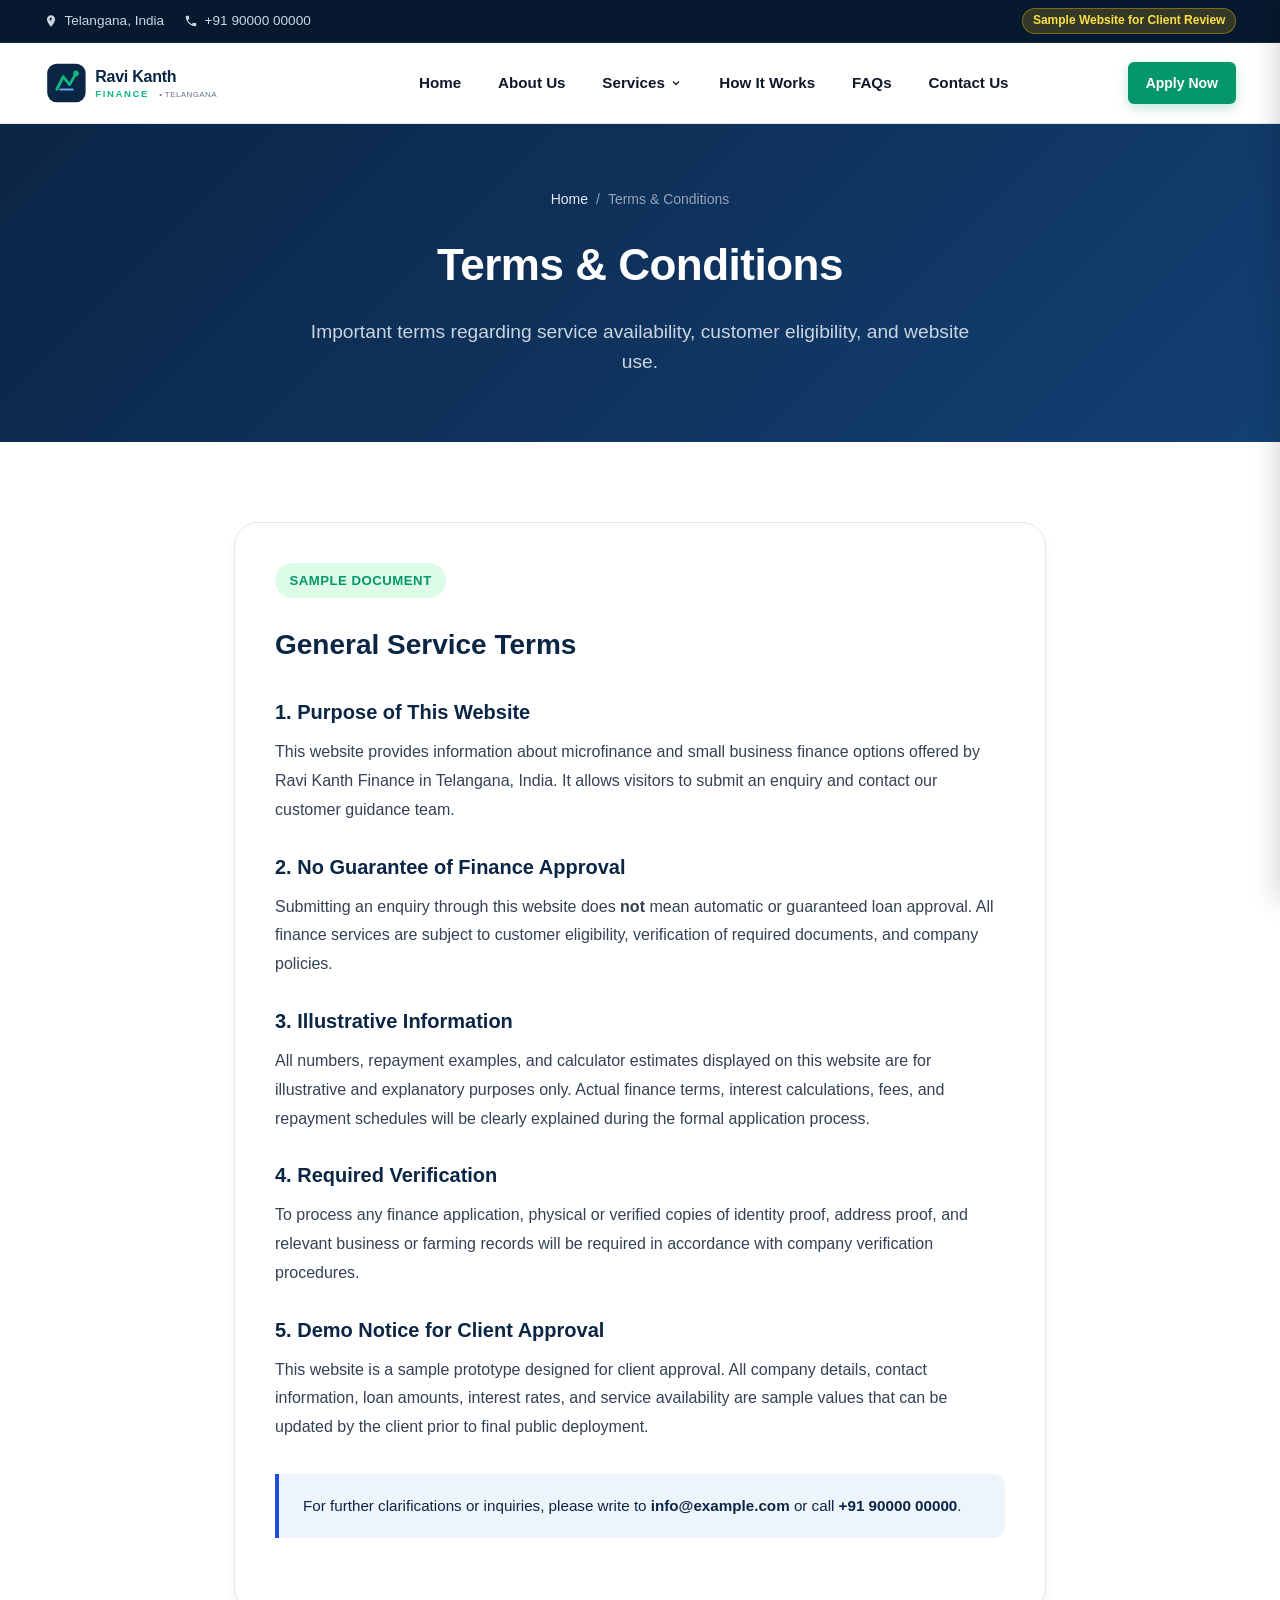
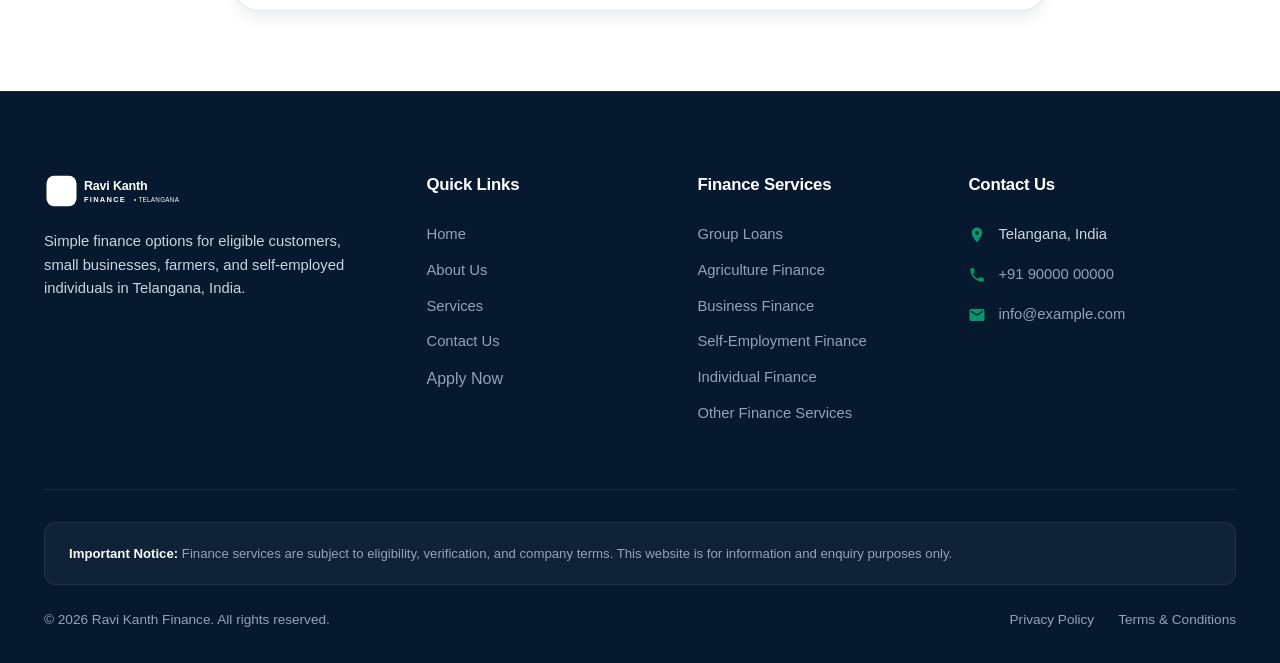
<file: terms.html>
<!DOCTYPE html>
<html lang="en">
<head>
  <meta charset="UTF-8">
  <meta name="viewport" content="width=device-width, initial-scale=1.0">
  <title>Terms &amp; Conditions | Ravi Kanth Finance</title>
  <meta name="description" content="Terms and conditions for enquiry and finance services at Ravi Kanth Finance in Telangana, India.">
  
  <link rel="icon" type="image/svg+xml" href="images/favicon.svg">
  <link rel="stylesheet" href="css/style.css">
</head>
<body>

  <!-- Top Announcement Bar -->
  <div class="top-bar">
    <div class="container top-bar-inner">
      <div class="top-bar-left">
        <div class="top-bar-item">
          <svg viewBox="0 0 24 24"><path d="M12 2C8.13 2 5 5.13 5 9c0 5.25 7 13 7 13s7-7.75 7-13c0-3.87-3.13-7-7-7zm0 9.5c-1.38 0-2.5-1.12-2.5-2.5s1.12-2.5 2.5-2.5 2.5 1.12 2.5-2.5 2.5 2.5z"/></svg>
          <span>Telangana, India</span>
        </div>
        <div class="top-bar-item">
          <svg viewBox="0 0 24 24"><path d="M6.62 10.79c1.44 2.83 3.76 5.14 6.59 6.59l2.2-2.2c.27-.27.67-.36 1.02-.24 1.12.37 2.33.57 3.57.57.55 0 1 .45 1 1V20c0 .55-.45 1-1 1-9.39 0-17-7.61-17-17 0-.55.45-1 1-1h3.5c.55 0 1 .45 1 1 0 1.25.2 2.45.57 3.57.11.35.03.74-.25 1.02l-2.2 2.2z"/></svg>
          <a href="tel:+919000000000" class="top-bar-link">+91 90000 00000</a>
        </div>
      </div>
      <div class="top-bar-right">
        <span class="sample-notice-pill">Sample Website for Client Review</span>
      </div>
    </div>
  </div>

  <!-- Header -->
  <header class="site-header">
    <div class="container nav-container">
      <a href="index.html" class="brand-logo" aria-label="Ravi Kanth Finance Home">
        <img src="images/logo.svg" alt="Ravi Kanth Finance Logo" width="220" height="48">
      </a>

      <nav class="main-nav" aria-label="Main Navigation">
        <ul class="nav-menu">
          <li class="nav-item"><a href="index.html" class="nav-link">Home</a></li>
          <li class="nav-item"><a href="about.html" class="nav-link">About Us</a></li>
          <li class="nav-item has-dropdown">
            <a href="services.html" class="nav-link">
              Services
              <svg class="chevron" viewBox="0 0 24 24" fill="none" stroke="currentColor" stroke-width="2.5"><polyline points="6 9 12 15 18 9"></polyline></svg>
            </a>
            <div class="dropdown-menu">
              <a href="group-loans.html" class="dropdown-item">Group Loans</a>
              <a href="agriculture-finance.html" class="dropdown-item">Agriculture Finance</a>
              <a href="business-finance.html" class="dropdown-item">Business Finance</a>
              <a href="self-employment-finance.html" class="dropdown-item">Self-Employment</a>
              <a href="individual-finance.html" class="dropdown-item">Individual Finance</a>
              <a href="other-finance.html" class="dropdown-item">Other Finance</a>
            </div>
          </li>
          <li class="nav-item"><a href="index.html#how-it-works" class="nav-link">How It Works</a></li>
          <li class="nav-item"><a href="index.html#faqs" class="nav-link">FAQs</a></li>
          <li class="nav-item"><a href="contact.html" class="nav-link">Contact Us</a></li>
        </ul>
      </nav>

      <div class="header-actions">
        <a href="apply.html" class="btn btn-primary btn-sm">Apply Now</a>
        <button class="hamburger" aria-label="Open Mobile Menu" aria-expanded="false">
          <svg viewBox="0 0 24 24" fill="none" stroke="currentColor" stroke-width="2.2" stroke-linecap="round"><line x1="3" y1="6" x2="21" y2="6"></line><line x1="3" y1="12" x2="21" y2="12"></line><line x1="3" y1="18" x2="21" y2="18"></line></svg>
        </button>
      </div>
    </div>
  </header>

  <!-- Mobile Drawer -->
  <div class="mobile-backdrop"></div>
  <div class="mobile-drawer" role="dialog" aria-label="Mobile Navigation">
    <div class="mobile-drawer-header">
      <img src="images/logo.svg" alt="Ravi Kanth Finance" width="160" height="36">
      <button class="drawer-close" aria-label="Close menu">
        <svg width="24" height="24" viewBox="0 0 24 24" fill="none" stroke="currentColor" stroke-width="2.5"><line x1="18" y1="6" x2="6" y2="18"></line><line x1="6" y1="6" x2="18" y2="18"></line></svg>
      </button>
    </div>
    <div class="drawer-menu">
      <a href="index.html" class="drawer-link">Home</a>
      <a href="about.html" class="drawer-link">About Us</a>
      <a href="services.html" class="drawer-link">Services Overview</a>
      <div class="drawer-submenu">
        <a href="group-loans.html" class="drawer-sublink">• Group Loans</a>
        <a href="agriculture-finance.html" class="drawer-sublink">• Agriculture Finance</a>
        <a href="business-finance.html" class="drawer-sublink">• Business Finance</a>
        <a href="self-employment-finance.html" class="drawer-sublink">• Self-Employment Finance</a>
        <a href="individual-finance.html" class="drawer-sublink">• Individual Finance</a>
        <a href="other-finance.html" class="drawer-sublink">• Other Finance Services</a>
      </div>
      <a href="index.html#how-it-works" class="drawer-link">How It Works</a>
      <a href="index.html#faqs" class="drawer-link">FAQs</a>
      <a href="contact.html" class="drawer-link">Contact Us</a>
    </div>
    <div style="margin-top: auto;">
      <a href="apply.html" class="btn btn-primary" style="width: 100%;">Apply Now</a>
    </div>
  </div>

  <main>
    <!-- PAGE HERO -->
    <section class="page-hero">
      <div class="container">
        <div class="breadcrumbs">
          <a href="index.html">Home</a>
          <span>/</span>
          <span>Terms &amp; Conditions</span>
        </div>
        <h1 class="page-hero-title">Terms &amp; Conditions</h1>
        <p class="page-hero-subtitle">
          Important terms regarding service availability, customer eligibility, and website use.
        </p>
      </div>
    </section>

    <!-- CONTENT -->
    <section class="section">
      <div class="container" style="max-width: 860px;">
        <div class="form-card" style="line-height: 1.8;">
          <div class="section-tag green">Sample Document</div>
          <h2 style="font-size: 1.75rem; color: var(--primary); margin-top: 0.5rem; margin-bottom: 1.5rem;">
            General Service Terms
          </h2>

          <h3 style="font-size: 1.25rem; color: var(--primary); margin-top: 1.5rem; margin-bottom: 0.5rem;">1. Purpose of This Website</h3>
          <p style="color: var(--text-body); margin-bottom: 1rem;">
            This website provides information about microfinance and small business finance options offered by Ravi Kanth Finance in Telangana, India. It allows visitors to submit an enquiry and contact our customer guidance team.
          </p>

          <h3 style="font-size: 1.25rem; color: var(--primary); margin-top: 1.5rem; margin-bottom: 0.5rem;">2. No Guarantee of Finance Approval</h3>
          <p style="color: var(--text-body); margin-bottom: 1rem;">
            Submitting an enquiry through this website does <strong>not</strong> mean automatic or guaranteed loan approval. All finance services are subject to customer eligibility, verification of required documents, and company policies.
          </p>

          <h3 style="font-size: 1.25rem; color: var(--primary); margin-top: 1.5rem; margin-bottom: 0.5rem;">3. Illustrative Information</h3>
          <p style="color: var(--text-body); margin-bottom: 1rem;">
            All numbers, repayment examples, and calculator estimates displayed on this website are for illustrative and explanatory purposes only. Actual finance terms, interest calculations, fees, and repayment schedules will be clearly explained during the formal application process.
          </p>

          <h3 style="font-size: 1.25rem; color: var(--primary); margin-top: 1.5rem; margin-bottom: 0.5rem;">4. Required Verification</h3>
          <p style="color: var(--text-body); margin-bottom: 1rem;">
            To process any finance application, physical or verified copies of identity proof, address proof, and relevant business or farming records will be required in accordance with company verification procedures.
          </p>

          <h3 style="font-size: 1.25rem; color: var(--primary); margin-top: 1.5rem; margin-bottom: 0.5rem;">5. Demo Notice for Client Approval</h3>
          <p style="color: var(--text-body); margin-bottom: 1.5rem;">
            This website is a sample prototype designed for client approval. All company details, contact information, loan amounts, interest rates, and service availability are sample values that can be updated by the client prior to final public deployment.
          </p>

          <div class="info-note-box" style="margin: 2rem 0;">
            <p>
              For further clarifications or inquiries, please write to <strong>info@example.com</strong> or call <strong>+91 90000 00000</strong>.
            </p>
          </div>
        </div>
      </div>
    </section>
  </main>

  <!-- FOOTER -->
  <footer class="site-footer">
    <div class="container">
      <div class="footer-grid">
        <div class="footer-brand">
          <img src="images/logo.svg" alt="Ravi Kanth Finance" width="200" height="42" style="filter: brightness(0) invert(1);">
          <p>Simple finance options for eligible customers, small businesses, farmers, and self-employed individuals in Telangana, India.</p>
        </div>
        <div>
          <h4 class="footer-col-title">Quick Links</h4>
          <div class="footer-links">
            <a href="index.html" class="footer-link">Home</a>
            <a href="about.html" class="footer-link">About Us</a>
            <a href="services.html" class="footer-link">Services</a>
            <a href="contact.html" class="footer-link">Contact Us</a>
            <a href="apply.html">Apply Now</a>
          </div>
        </div>
        <div>
          <h4 class="footer-col-title">Finance Services</h4>
          <div class="footer-links">
            <a href="group-loans.html" class="footer-link">Group Loans</a>
            <a href="agriculture-finance.html" class="footer-link">Agriculture Finance</a>
            <a href="business-finance.html" class="footer-link">Business Finance</a>
            <a href="self-employment-finance.html" class="footer-link">Self-Employment Finance</a>
            <a href="individual-finance.html" class="footer-link">Individual Finance</a>
            <a href="other-finance.html" class="footer-link">Other Finance Services</a>
          </div>
        </div>
        <div>
          <h4 class="footer-col-title">Contact Us</h4>
          <div class="footer-contact-list">
            <div class="footer-contact-item">
              <svg viewBox="0 0 24 24" fill="currentColor"><path d="M12 2C8.13 2 5 5.13 5 9c0 5.25 7 13 7 13s7-7.75 7-13c0-3.87-3.13-7-7-7zm0 9.5c-1.38 0-2.5-1.12-2.5-2.5s1.12-2.5 2.5-2.5 2.5 1.12 2.5 2.5-1.12 2.5-2.5 2.5z"/></svg>
              <span>Telangana, India</span>
            </div>
            <div class="footer-contact-item">
              <svg viewBox="0 0 24 24" fill="currentColor"><path d="M6.62 10.79c1.44 2.83 3.76 5.14 6.59 6.59l2.2-2.2c.27-.27.67-.36 1.02-.24 1.12.37 2.33.57 3.57.57.55 0 1 .45 1 1V20c0 .55-.45 1-1 1-9.39 0-17-7.61-17-17 0-.55.45-1 1-1h3.5c.55 0 1 .45 1 1 0 1.25.2 2.45.57 3.57.11.35.03.74-.25 1.02l-2.2 2.2z"/></svg>
              <a href="tel:+919000000000" class="footer-link">+91 90000 00000</a>
            </div>
            <div class="footer-contact-item">
              <svg viewBox="0 0 24 24" fill="currentColor"><path d="M20 4H4c-1.1 0-1.99.9-1.99 2L2 18c0 1.1.9 2 2 2h16c1.1 0 2-.9 2-2V6c0-1.1-.9-2-2-2zm0 4l-8 5-8-5V6l8 5 8-5v2z"/></svg>
              <a href="mailto:info@example.com" class="footer-link">info@example.com</a>
            </div>
          </div>
        </div>
      </div>

      <div class="footer-bottom">
        <div class="footer-disclaimer-card">
          <strong>Important Notice:</strong> Finance services are subject to eligibility, verification, and company terms. This website is for information and enquiry purposes only.
        </div>
        <div class="footer-bottom-row">
          <div>&copy; 2026 Ravi Kanth Finance. All rights reserved.</div>
          <div class="footer-legal-links">
            <a href="privacy-policy.html">Privacy Policy</a>
            <a href="terms.html">Terms &amp; Conditions</a>
          </div>
        </div>
      </div>
    </div>
  </footer>

  <script src="js/script.js"></script>
</body>
</html>
</file>
<file: css/style.css>
/* ==========================================================================
   Ravi Kanth Finance - Main Stylesheet
   Modern, Clean, Responsive Microfinance & Small Business Finance Design
   Pure Vanilla CSS - No external frameworks
   ========================================================================== */

/* --------------------------------------------------------------------------
   1. Design Tokens & CSS Variables
   -------------------------------------------------------------------------- */
:root {
  /* Color Palette */
  --primary: #0B2545;            /* Deep Navy Blue */
  --primary-dark: #07192F;       /* Extra Deep Navy */
  --primary-light: #EEF4FC;      /* Soft Ice Blue */
  --primary-tint: #F0F6FF;
  
  --accent-green: #059669;       /* Positive Action Emerald Green */
  --accent-green-hover: #047857; /* Darker Green */
  --accent-green-light: #DCFCE7; /* Soft Green Pill */
  
  --accent-blue: #1D4ED8;        /* Trust Blue */
  --accent-blue-hover: #1E40AF;
  --accent-blue-light: #DBEAFE;
  
  --accent-gold: #D97706;        /* Warm Accent */
  --accent-gold-light: #FEF3C7;

  --text-dark: #0F172A;          /* Charcoal Black */
  --text-body: #334155;          /* Readable Slate */
  --text-muted: #64748B;         /* Subdued Gray */
  --text-light: #F8FAFC;         /* Off-white */
  
  --bg-main: #FFFFFF;
  --bg-alt: #F8FAFC;             /* Light Gray Background */
  --bg-card: #FFFFFF;
  --border-color: #E2E8F0;
  --border-focus: #3B82F6;
  
  /* Shadows */
  --shadow-xs: 0 1px 2px rgba(11, 37, 69, 0.05);
  --shadow-sm: 0 4px 6px -1px rgba(11, 37, 69, 0.07), 0 2px 4px -2px rgba(11, 37, 69, 0.05);
  --shadow-md: 0 10px 15px -3px rgba(11, 37, 69, 0.08), 0 4px 6px -4px rgba(11, 37, 69, 0.04);
  --shadow-lg: 0 20px 25px -5px rgba(11, 37, 69, 0.1), 0 8px 10px -6px rgba(11, 37, 69, 0.04);
  --shadow-hover: 0 20px 30px -5px rgba(11, 37, 69, 0.14), 0 10px 10px -5px rgba(11, 37, 69, 0.04);

  /* Border Radii */
  --radius-sm: 6px;
  --radius-md: 12px;
  --radius-lg: 18px;
  --radius-xl: 24px;
  --radius-full: 9999px;

  /* Typography */
  --font-family: -apple-system, BlinkMacSystemFont, "Segoe UI", Roboto, "Helvetica Neue", Arial, sans-serif;
  --transition: all 0.25s cubic-bezier(0.16, 1, 0.3, 1);
  --max-width: 1240px;
}

/* --------------------------------------------------------------------------
   2. Reset & Base Styles
   -------------------------------------------------------------------------- */
*, *::before, *::after {
  box-sizing: border-box;
  margin: 0;
  padding: 0;
}

html {
  scroll-behavior: smooth;
  font-size: 16px;
}

body {
  font-family: var(--font-family);
  color: var(--text-body);
  background-color: var(--bg-main);
  line-height: 1.6;
  -webkit-font-smoothing: antialiased;
  -moz-osx-font-smoothing: grayscale;
  overflow-x: hidden;
  display: flex;
  flex-direction: column;
  min-height: 100vh;
}

img, svg {
  max-width: 100%;
  height: auto;
  display: block;
}

a {
  color: inherit;
  text-decoration: none;
  transition: var(--transition);
}

ul, ol {
  list-style: none;
}

button, input, select, textarea {
  font-family: inherit;
  font-size: 1rem;
}

/* --------------------------------------------------------------------------
   3. Utility Classes & Layout
   -------------------------------------------------------------------------- */
.container {
  width: 100%;
  max-width: var(--max-width);
  margin-left: auto;
  margin-right: auto;
  padding-left: 1.5rem;
  padding-right: 1.5rem;
}

.section {
  padding: 5rem 0;
}

.section-sm {
  padding: 3rem 0;
}

.section-bg {
  background-color: var(--bg-alt);
}

.section-primary {
  background-color: var(--primary);
  color: #FFFFFF;
}

.section-header {
  text-align: center;
  max-width: 760px;
  margin: 0 auto 3.5rem auto;
}

.section-header.text-left {
  text-align: left;
  margin-left: 0;
}

.section-tag {
  display: inline-flex;
  align-items: center;
  gap: 0.5rem;
  padding: 0.35rem 0.9rem;
  background-color: var(--primary-light);
  color: var(--primary);
  border-radius: var(--radius-full);
  font-size: 0.825rem;
  font-weight: 700;
  letter-spacing: 0.5px;
  text-transform: uppercase;
  margin-bottom: 0.85rem;
}

.section-tag.green {
  background-color: var(--accent-green-light);
  color: var(--accent-green);
}

.section-title {
  font-size: 2.25rem;
  font-weight: 800;
  color: var(--primary);
  line-height: 1.25;
  margin-bottom: 1rem;
  letter-spacing: -0.5px;
}

.section-primary .section-title {
  color: #FFFFFF;
}

.section-subtitle {
  font-size: 1.125rem;
  color: var(--text-muted);
  line-height: 1.6;
}

.section-primary .section-subtitle {
  color: #CBD5E1;
}

/* --------------------------------------------------------------------------
   4. Buttons & Badges
   -------------------------------------------------------------------------- */
.btn {
  display: inline-flex;
  align-items: center;
  justify-content: center;
  gap: 0.6rem;
  padding: 0.85rem 1.75rem;
  border-radius: var(--radius-md);
  font-weight: 600;
  font-size: 1rem;
  cursor: pointer;
  border: 2px solid transparent;
  transition: var(--transition);
  text-align: center;
  white-space: nowrap;
}

.btn:focus-visible {
  outline: 3px solid var(--border-focus);
  outline-offset: 2px;
}

.btn-primary {
  background-color: var(--accent-green);
  color: #FFFFFF;
  box-shadow: 0 4px 12px rgba(5, 150, 105, 0.25);
}

.btn-primary:hover {
  background-color: var(--accent-green-hover);
  transform: translateY(-2px);
  box-shadow: 0 6px 16px rgba(5, 150, 105, 0.35);
  color: #FFFFFF;
}

.btn-navy {
  background-color: var(--primary);
  color: #FFFFFF;
  box-shadow: 0 4px 12px rgba(11, 37, 69, 0.2);
}

.btn-navy:hover {
  background-color: var(--primary-dark);
  transform: translateY(-2px);
  box-shadow: 0 6px 16px rgba(11, 37, 69, 0.3);
  color: #FFFFFF;
}

.btn-outline {
  background-color: transparent;
  border-color: var(--border-color);
  color: var(--primary);
}

.btn-outline:hover {
  border-color: var(--primary);
  background-color: var(--primary-light);
  transform: translateY(-2px);
}

.btn-outline-white {
  background-color: transparent;
  border-color: rgba(255, 255, 255, 0.5);
  color: #FFFFFF;
}

.btn-outline-white:hover {
  background-color: #FFFFFF;
  color: var(--primary);
  border-color: #FFFFFF;
  transform: translateY(-2px);
}

.btn-whatsapp {
  background-color: #25D366;
  color: #FFFFFF;
  box-shadow: 0 4px 12px rgba(37, 211, 102, 0.25);
}

.btn-whatsapp:hover {
  background-color: #1EBE5D;
  transform: translateY(-2px);
  box-shadow: 0 6px 16px rgba(37, 211, 102, 0.35);
  color: #FFFFFF;
}

.btn-sm {
  padding: 0.5rem 1rem;
  font-size: 0.875rem;
  border-radius: var(--radius-sm);
}

.btn-lg {
  padding: 1rem 2.25rem;
  font-size: 1.125rem;
}

.badge {
  display: inline-flex;
  align-items: center;
  gap: 0.35rem;
  padding: 0.25rem 0.65rem;
  border-radius: var(--radius-full);
  font-size: 0.75rem;
  font-weight: 700;
  text-transform: uppercase;
}

.badge-blue {
  background-color: var(--accent-blue-light);
  color: var(--accent-blue);
}

.badge-green {
  background-color: var(--accent-green-light);
  color: var(--accent-green);
}

.badge-gold {
  background-color: var(--accent-gold-light);
  color: var(--accent-gold);
}

/* --------------------------------------------------------------------------
   5. Top Bar & Notice
   -------------------------------------------------------------------------- */
.top-bar {
  background-color: var(--primary-dark);
  color: #CBD5E1;
  font-size: 0.85rem;
  padding: 0.5rem 0;
  border-bottom: 1px solid rgba(255, 255, 255, 0.08);
}

.top-bar-inner {
  display: flex;
  justify-content: space-between;
  align-items: center;
  flex-wrap: wrap;
  gap: 0.75rem;
}

.top-bar-left, .top-bar-right {
  display: flex;
  align-items: center;
  gap: 1.25rem;
  flex-wrap: wrap;
}

.top-bar-item {
  display: flex;
  align-items: center;
  gap: 0.4rem;
}

.top-bar-item svg {
  width: 14px;
  height: 14px;
  fill: currentColor;
}

.top-bar-link:hover {
  color: #FFFFFF;
  text-decoration: underline;
}

.sample-notice-pill {
  background-color: rgba(234, 179, 8, 0.2);
  border: 1px solid rgba(234, 179, 8, 0.4);
  color: #FDE047;
  padding: 0.15rem 0.6rem;
  border-radius: var(--radius-full);
  font-size: 0.75rem;
  font-weight: 600;
}

/* --------------------------------------------------------------------------
   6. Navigation Header
   -------------------------------------------------------------------------- */
.site-header {
  position: sticky;
  top: 0;
  z-index: 1000;
  background-color: rgba(255, 255, 255, 0.95);
  backdrop-filter: blur(10px);
  -webkit-backdrop-filter: blur(10px);
  border-bottom: 1px solid var(--border-color);
  transition: var(--transition);
}

.site-header.scrolled {
  box-shadow: var(--shadow-sm);
  background-color: #FFFFFF;
}

.nav-container {
  display: flex;
  align-items: center;
  justify-content: space-between;
  height: 80px;
}

.brand-logo {
  display: flex;
  align-items: center;
  gap: 0.75rem;
}

.brand-logo img {
  height: 48px;
  width: auto;
}

.main-nav {
  display: flex;
  align-items: center;
}

.nav-menu {
  display: flex;
  align-items: center;
  gap: 0.5rem;
}

.nav-item {
  position: relative;
}

.nav-link {
  display: flex;
  align-items: center;
  gap: 0.35rem;
  padding: 0.6rem 0.9rem;
  color: var(--text-dark);
  font-weight: 600;
  font-size: 0.95rem;
  border-radius: var(--radius-sm);
  transition: var(--transition);
}

.nav-link:hover {
  color: var(--accent-blue);
  background-color: var(--primary-light);
}

.nav-link.active {
  color: var(--primary);
  background-color: var(--primary-light);
  font-weight: 700;
}

.nav-link svg.chevron {
  width: 12px;
  height: 12px;
  transition: transform 0.2s ease;
}

/* Services Dropdown */
.has-dropdown:hover .dropdown-menu {
  opacity: 1;
  visibility: visible;
  transform: translateY(0);
}

.has-dropdown:hover .nav-link svg.chevron {
  transform: rotate(180deg);
}

.dropdown-menu {
  position: absolute;
  top: 100%;
  left: 0;
  width: 260px;
  background-color: #FFFFFF;
  border-radius: var(--radius-md);
  box-shadow: var(--shadow-lg);
  border: 1px solid var(--border-color);
  padding: 0.5rem;
  opacity: 0;
  visibility: hidden;
  transform: translateY(10px);
  transition: var(--transition);
  z-index: 1010;
}

.dropdown-item {
  display: flex;
  align-items: center;
  gap: 0.65rem;
  padding: 0.65rem 0.85rem;
  border-radius: var(--radius-sm);
  font-size: 0.9rem;
  font-weight: 600;
  color: var(--text-dark);
}

.dropdown-item:hover {
  background-color: var(--primary-light);
  color: var(--accent-blue);
  transform: translateX(3px);
}

.dropdown-item svg {
  width: 18px;
  height: 18px;
  color: var(--accent-green);
  flex-shrink: 0;
}

/* Header Actions */
.header-actions {
  display: flex;
  align-items: center;
  gap: 1rem;
}

/* Mobile Hamburger */
.hamburger {
  display: none;
  background: none;
  border: none;
  cursor: pointer;
  padding: 0.5rem;
  color: var(--primary);
  border-radius: var(--radius-sm);
}

.hamburger:focus-visible {
  outline: 2px solid var(--primary);
}

.hamburger svg {
  width: 28px;
  height: 28px;
}

/* Mobile Menu Backdrop */
.mobile-backdrop {
  position: fixed;
  inset: 0;
  background: rgba(15, 23, 42, 0.6);
  backdrop-filter: blur(4px);
  z-index: 1090;
  opacity: 0;
  visibility: hidden;
  transition: var(--transition);
}

.mobile-backdrop.open {
  opacity: 1;
  visibility: visible;
}

/* Mobile Drawer */
.mobile-drawer {
  position: fixed;
  top: 0;
  right: 0;
  bottom: 0;
  width: 85%;
  max-width: 360px;
  background-color: #FFFFFF;
  z-index: 1100;
  padding: 1.5rem;
  display: flex;
  flex-direction: column;
  transform: translateX(100%);
  transition: transform 0.3s cubic-bezier(0.16, 1, 0.3, 1);
  overflow-y: auto;
  box-shadow: -5px 0 25px rgba(0, 0, 0, 0.15);
}

.mobile-drawer.open {
  transform: translateX(0);
}

.mobile-drawer-header {
  display: flex;
  align-items: center;
  justify-content: space-between;
  margin-bottom: 2rem;
  padding-bottom: 1rem;
  border-bottom: 1px solid var(--border-color);
}

.drawer-close {
  background: none;
  border: none;
  cursor: pointer;
  padding: 0.4rem;
  color: var(--text-muted);
  border-radius: var(--radius-sm);
}

.drawer-close:hover {
  color: var(--primary);
  background-color: var(--bg-alt);
}

.drawer-menu {
  display: flex;
  flex-direction: column;
  gap: 0.5rem;
  margin-bottom: 2rem;
}

.drawer-link {
  display: flex;
  align-items: center;
  justify-content: space-between;
  padding: 0.85rem 1rem;
  color: var(--text-dark);
  font-weight: 600;
  font-size: 1.05rem;
  border-radius: var(--radius-md);
  background-color: #FFFFFF;
}

.drawer-link:hover, .drawer-link.active {
  background-color: var(--primary-light);
  color: var(--accent-blue);
}

.drawer-submenu {
  padding-left: 1.25rem;
  display: flex;
  flex-direction: column;
  gap: 0.35rem;
  margin-top: 0.35rem;
}

.drawer-sublink {
  display: block;
  padding: 0.5rem 0.75rem;
  font-size: 0.925rem;
  font-weight: 500;
  color: var(--text-body);
  border-radius: var(--radius-sm);
}

.drawer-sublink:hover, .drawer-sublink.active {
  background-color: var(--primary-light);
  color: var(--accent-blue);
}

/* --------------------------------------------------------------------------
   7. Hero Section
   -------------------------------------------------------------------------- */
.hero {
  position: relative;
  background: linear-gradient(135deg, #0B2545 0%, #134074 60%, #1D4ED8 100%);
  color: #FFFFFF;
  padding: 5rem 0 6rem 0;
  overflow: hidden;
}

.hero::after {
  content: "";
  position: absolute;
  bottom: 0;
  left: 0;
  right: 0;
  height: 40px;
  background: var(--bg-main);
  clip-path: ellipse(55% 100% at 50% 100%);
}

.hero-grid {
  display: grid;
  grid-template-columns: 1.15fr 0.85fr;
  align-items: center;
  gap: 3.5rem;
}

.hero-content {
  position: relative;
  z-index: 2;
}

.hero-badge {
  display: inline-flex;
  align-items: center;
  gap: 0.5rem;
  background-color: rgba(255, 255, 255, 0.15);
  backdrop-filter: blur(8px);
  border: 1px solid rgba(255, 255, 255, 0.25);
  color: #F8FAFC;
  padding: 0.4rem 1rem;
  border-radius: var(--radius-full);
  font-size: 0.875rem;
  font-weight: 600;
  margin-bottom: 1.5rem;
}

.hero-badge svg {
  width: 16px;
  height: 16px;
  color: #10B981;
}

.hero-title {
  font-size: 3.25rem;
  font-weight: 800;
  line-height: 1.18;
  letter-spacing: -1px;
  margin-bottom: 1.25rem;
  color: #FFFFFF;
}

.hero-title .highlight {
  color: #6EE7B7; /* Gentle light green highlight */
}

.hero-subtitle {
  font-size: 1.25rem;
  font-weight: 600;
  color: #93C5FD;
  margin-bottom: 1rem;
  line-height: 1.4;
}

.hero-description {
  font-size: 1.05rem;
  color: #E2E8F0;
  margin-bottom: 2rem;
  max-width: 580px;
  line-height: 1.65;
}

.hero-buttons {
  display: flex;
  align-items: center;
  gap: 1rem;
  flex-wrap: wrap;
  margin-bottom: 2.25rem;
}

.hero-trust-bar {
  display: flex;
  align-items: center;
  gap: 1.5rem;
  flex-wrap: wrap;
  padding-top: 1.5rem;
  border-top: 1px solid rgba(255, 255, 255, 0.15);
  font-size: 0.9rem;
  color: #CBD5E1;
}

.hero-trust-item {
  display: flex;
  align-items: center;
  gap: 0.4rem;
}

.hero-trust-item svg {
  width: 18px;
  height: 18px;
  color: #10B981;
  flex-shrink: 0;
}

.hero-visual {
  position: relative;
  z-index: 2;
  display: flex;
  justify-content: center;
}

.hero-image-card {
  background: rgba(255, 255, 255, 0.05);
  padding: 0.75rem;
  border-radius: var(--radius-xl);
  border: 1px solid rgba(255, 255, 255, 0.15);
  box-shadow: 0 25px 50px -12px rgba(0, 0, 0, 0.35);
  backdrop-filter: blur(10px);
  width: 100%;
  max-width: 500px;
}

.hero-image-card img {
  border-radius: var(--radius-lg);
  width: 100%;
  height: auto;
  aspect-ratio: 4 / 3;
  object-fit: cover;
  background-color: var(--primary-light);
}

/* Page Hero for Subpages */
.page-hero {
  background: linear-gradient(135deg, #0B2545 0%, #134074 100%);
  color: #FFFFFF;
  padding: 4rem 0;
  text-align: center;
}

.page-hero-title {
  font-size: 2.75rem;
  font-weight: 800;
  margin-bottom: 1rem;
  letter-spacing: -0.5px;
}

.page-hero-subtitle {
  font-size: 1.2rem;
  color: #CBD5E1;
  max-width: 680px;
  margin: 0 auto;
}

.breadcrumbs {
  display: flex;
  align-items: center;
  justify-content: center;
  gap: 0.5rem;
  margin-bottom: 1.25rem;
  font-size: 0.875rem;
  color: #94A3B8;
}

.breadcrumbs a {
  color: #E2E8F0;
}

.breadcrumbs a:hover {
  color: #FFFFFF;
  text-decoration: underline;
}

/* --------------------------------------------------------------------------
   8. Introduction Section
   -------------------------------------------------------------------------- */
.intro-grid {
  display: grid;
  grid-template-columns: 1fr 1fr;
  align-items: center;
  gap: 4rem;
}

.intro-image-wrap {
  position: relative;
}

.intro-image-wrap img {
  border-radius: var(--radius-xl);
  box-shadow: var(--shadow-lg);
  border: 1px solid var(--border-color);
  width: 100%;
}

.intro-float-badge {
  position: absolute;
  bottom: -20px;
  right: -20px;
  background-color: #FFFFFF;
  padding: 1.25rem 1.5rem;
  border-radius: var(--radius-lg);
  box-shadow: var(--shadow-hover);
  border: 1px solid var(--border-color);
  display: flex;
  align-items: center;
  gap: 1rem;
  max-width: 260px;
}

.intro-float-badge .badge-icon {
  width: 48px;
  height: 48px;
  border-radius: 50%;
  background-color: var(--accent-green-light);
  display: flex;
  align-items: center;
  justify-content: center;
  color: var(--accent-green);
  flex-shrink: 0;
}

.intro-float-badge .badge-text h4 {
  font-size: 1rem;
  font-weight: 700;
  color: var(--primary);
  margin-bottom: 0.2rem;
}

.intro-float-badge .badge-text p {
  font-size: 0.8rem;
  color: var(--text-muted);
  line-height: 1.3;
}

.intro-content p {
  font-size: 1.05rem;
  color: var(--text-body);
  margin-bottom: 1.5rem;
  line-height: 1.7;
}

.intro-checklist {
  display: flex;
  flex-direction: column;
  gap: 0.85rem;
  margin-bottom: 2rem;
}

.intro-check-item {
  display: flex;
  align-items: flex-start;
  gap: 0.75rem;
  font-size: 1rem;
  font-weight: 600;
  color: var(--text-dark);
}

.intro-check-item svg {
  width: 20px;
  height: 20px;
  color: var(--accent-green);
  flex-shrink: 0;
  margin-top: 0.15rem;
}

/* --------------------------------------------------------------------------
   9. Service Cards Grid
   -------------------------------------------------------------------------- */
.services-grid {
  display: grid;
  grid-template-columns: repeat(3, 1fr);
  gap: 2rem;
}

.service-card {
  background-color: var(--bg-card);
  border-radius: var(--radius-lg);
  border: 1px solid var(--border-color);
  padding: 2.25rem 2rem;
  display: flex;
  flex-direction: column;
  justify-content: space-between;
  transition: var(--transition);
  position: relative;
  overflow: hidden;
  box-shadow: var(--shadow-sm);
}

.service-card::before {
  content: "";
  position: absolute;
  top: 0;
  left: 0;
  right: 0;
  height: 4px;
  background: var(--border-color);
  transition: var(--transition);
}

.service-card:hover {
  transform: translateY(-6px);
  box-shadow: var(--shadow-hover);
  border-color: #CBD5E1;
}

.service-card:hover::before {
  background: var(--accent-green);
}

.service-icon-box {
  width: 56px;
  height: 56px;
  border-radius: var(--radius-md);
  display: flex;
  align-items: center;
  justify-content: center;
  margin-bottom: 1.5rem;
  background-color: var(--primary-light);
  color: var(--accent-blue);
  transition: var(--transition);
}

.service-card:hover .service-icon-box {
  background-color: var(--primary);
  color: #FFFFFF;
}

.service-icon-box svg {
  width: 28px;
  height: 28px;
}

.service-card-title {
  font-size: 1.35rem;
  font-weight: 700;
  color: var(--primary);
  margin-bottom: 0.85rem;
}

.service-card-desc {
  font-size: 0.975rem;
  color: var(--text-body);
  margin-bottom: 1.5rem;
  line-height: 1.6;
  flex-grow: 1;
}

.service-card-audience {
  background-color: var(--bg-alt);
  padding: 0.65rem 0.85rem;
  border-radius: var(--radius-sm);
  font-size: 0.825rem;
  color: var(--text-muted);
  margin-bottom: 1.5rem;
  border-left: 3px solid var(--accent-blue);
}

.service-card-footer {
  margin-top: auto;
}

/* Service Detail Cards (For subpages) */
.subservices-grid {
  display: grid;
  grid-template-columns: repeat(auto-fill, minmax(280px, 1fr));
  gap: 1.5rem;
  margin-top: 2rem;
}

.subservice-card {
  background: #FFFFFF;
  border-radius: var(--radius-md);
  border: 1px solid var(--border-color);
  padding: 1.75rem 1.5rem;
  transition: var(--transition);
  box-shadow: var(--shadow-xs);
}

.subservice-card:hover {
  transform: translateY(-4px);
  box-shadow: var(--shadow-md);
  border-color: #93C5FD;
}

.subservice-card h4 {
  font-size: 1.15rem;
  font-weight: 700;
  color: var(--primary);
  margin-bottom: 0.5rem;
}

.subservice-card p {
  font-size: 0.925rem;
  color: var(--text-body);
  line-height: 1.5;
}

/* --------------------------------------------------------------------------
   10. Why Choose Us Section
   -------------------------------------------------------------------------- */
.why-grid {
  display: grid;
  grid-template-columns: repeat(4, 1fr);
  gap: 1.75rem;
}

.why-card {
  background-color: #FFFFFF;
  border-radius: var(--radius-lg);
  border: 1px solid var(--border-color);
  padding: 2.25rem 1.75rem;
  transition: var(--transition);
  box-shadow: var(--shadow-sm);
  text-align: left;
}

.why-card:hover {
  transform: translateY(-5px);
  box-shadow: var(--shadow-md);
  border-color: #CBD5E1;
}

.why-icon {
  width: 52px;
  height: 52px;
  border-radius: var(--radius-md);
  background-color: var(--primary-light);
  display: flex;
  align-items: center;
  justify-content: center;
  color: var(--primary);
  margin-bottom: 1.25rem;
}

.why-icon svg {
  width: 26px;
  height: 26px;
}

.why-card h3 {
  font-size: 1.25rem;
  font-weight: 700;
  color: var(--primary);
  margin-bottom: 0.75rem;
}

.why-card p {
  font-size: 0.95rem;
  color: var(--text-body);
  line-height: 1.6;
}

/* --------------------------------------------------------------------------
   11. How It Works - 5 Step Timeline
   -------------------------------------------------------------------------- */
.timeline-wrapper {
  position: relative;
  max-width: 1000px;
  margin: 0 auto;
}

.timeline-steps {
  display: grid;
  grid-template-columns: repeat(5, 1fr);
  gap: 1.5rem;
  position: relative;
}

.timeline-line {
  position: absolute;
  top: 36px;
  left: 10%;
  right: 10%;
  height: 3px;
  background-color: var(--border-color);
  z-index: 1;
}

.step-card {
  position: relative;
  z-index: 2;
  text-align: center;
}

.step-number {
  width: 72px;
  height: 72px;
  margin: 0 auto 1.25rem auto;
  border-radius: 50%;
  background-color: #FFFFFF;
  border: 3px solid var(--primary);
  display: flex;
  align-items: center;
  justify-content: center;
  font-size: 1.5rem;
  font-weight: 800;
  color: var(--primary);
  box-shadow: var(--shadow-sm);
  transition: var(--transition);
}

.step-card:hover .step-number {
  background-color: var(--primary);
  color: #FFFFFF;
  border-color: var(--accent-green);
  transform: scale(1.08);
}

.step-title {
  font-size: 1.1rem;
  font-weight: 700;
  color: var(--primary);
  margin-bottom: 0.5rem;
}

.step-desc {
  font-size: 0.875rem;
  color: var(--text-body);
  line-height: 1.5;
}

.timeline-note {
  text-align: center;
  margin-top: 3rem;
  padding: 1rem 1.5rem;
  background-color: var(--primary-light);
  border-radius: var(--radius-md);
  font-size: 0.9rem;
  color: var(--primary);
  font-weight: 500;
  display: inline-flex;
  align-items: center;
  gap: 0.5rem;
}

/* --------------------------------------------------------------------------
   12. Simple Repayment Estimator / Calculator
   -------------------------------------------------------------------------- */
.calc-card {
  background-color: #FFFFFF;
  border-radius: var(--radius-xl);
  border: 1px solid var(--border-color);
  box-shadow: var(--shadow-lg);
  padding: 2.5rem;
  display: grid;
  grid-template-columns: 1.2fr 0.8fr;
  gap: 2.5rem;
  align-items: center;
}

.calc-control-group {
  margin-bottom: 2rem;
}

.calc-label-row {
  display: flex;
  justify-content: space-between;
  align-items: center;
  margin-bottom: 0.75rem;
}

.calc-label {
  font-size: 1rem;
  font-weight: 700;
  color: var(--primary);
}

.calc-value-badge {
  font-size: 1.15rem;
  font-weight: 800;
  color: var(--accent-blue);
  background-color: var(--primary-light);
  padding: 0.25rem 0.75rem;
  border-radius: var(--radius-sm);
}

.calc-slider {
  width: 100%;
  height: 8px;
  border-radius: var(--radius-full);
  background: #E2E8F0;
  outline: none;
  -webkit-appearance: none;
  cursor: pointer;
}

.calc-slider::-webkit-slider-thumb {
  -webkit-appearance: none;
  appearance: none;
  width: 24px;
  height: 24px;
  border-radius: 50%;
  background: var(--accent-green);
  cursor: pointer;
  box-shadow: 0 2px 6px rgba(0, 0, 0, 0.2);
  border: 2px solid #FFFFFF;
  transition: transform 0.15s ease;
}

.calc-slider::-webkit-slider-thumb:hover {
  transform: scale(1.15);
}

.calc-result-box {
  background: linear-gradient(135deg, #0B2545 0%, #134074 100%);
  color: #FFFFFF;
  border-radius: var(--radius-lg);
  padding: 2rem;
  text-align: center;
  display: flex;
  flex-direction: column;
  justify-content: center;
  align-items: center;
}

.calc-result-label {
  font-size: 0.95rem;
  color: #93C5FD;
  margin-bottom: 0.5rem;
}

.calc-result-amount {
  font-size: 2.5rem;
  font-weight: 800;
  color: #FFFFFF;
  line-height: 1.1;
  margin-bottom: 0.5rem;
}

.calc-result-subtext {
  font-size: 0.8rem;
  color: #CBD5E1;
  margin-bottom: 1.5rem;
  line-height: 1.4;
}

/* --------------------------------------------------------------------------
   13. FAQ Accordion
   -------------------------------------------------------------------------- */
.faq-list {
  max-width: 840px;
  margin: 0 auto;
  display: flex;
  flex-direction: column;
  gap: 1rem;
}

.faq-item {
  background-color: #FFFFFF;
  border: 1px solid var(--border-color);
  border-radius: var(--radius-md);
  overflow: hidden;
  transition: var(--transition);
}

.faq-item:hover {
  border-color: #CBD5E1;
}

.faq-item.active {
  border-color: var(--accent-blue);
  box-shadow: var(--shadow-sm);
}

.faq-question {
  width: 100%;
  background: none;
  border: none;
  padding: 1.25rem 1.5rem;
  display: flex;
  align-items: center;
  justify-content: space-between;
  text-align: left;
  cursor: pointer;
  font-size: 1.05rem;
  font-weight: 700;
  color: var(--primary);
  gap: 1rem;
}

.faq-question:focus-visible {
  outline: 2px solid var(--border-focus);
}

.faq-icon {
  width: 28px;
  height: 28px;
  border-radius: 50%;
  background-color: var(--primary-light);
  display: flex;
  align-items: center;
  justify-content: center;
  flex-shrink: 0;
  color: var(--primary);
  transition: transform 0.25s ease;
}

.faq-item.active .faq-icon {
  transform: rotate(180deg);
  background-color: var(--primary);
  color: #FFFFFF;
}

.faq-answer {
  max-height: 0;
  overflow: hidden;
  transition: max-height 0.3s ease-out;
}

.faq-answer-inner {
  padding: 0 1.5rem 1.5rem 1.5rem;
  font-size: 0.95rem;
  color: var(--text-body);
  line-height: 1.65;
  border-top: 1px dashed var(--border-color);
  padding-top: 1rem;
}

/* --------------------------------------------------------------------------
   14. Call to Action (CTA) Section
   -------------------------------------------------------------------------- */
.cta-banner {
  background: linear-gradient(135deg, #0B2545 0%, #1D4ED8 100%);
  color: #FFFFFF;
  border-radius: var(--radius-xl);
  padding: 3.5rem 3rem;
  text-align: center;
  box-shadow: var(--shadow-lg);
  position: relative;
  overflow: hidden;
}

.cta-banner::before {
  content: "";
  position: absolute;
  top: -50px;
  right: -50px;
  width: 200px;
  height: 200px;
  border-radius: 50%;
  background: rgba(255, 255, 255, 0.08);
}

.cta-title {
  font-size: 2.25rem;
  font-weight: 800;
  margin-bottom: 1rem;
}

.cta-desc {
  font-size: 1.1rem;
  color: #E2E8F0;
  max-width: 650px;
  margin: 0 auto 2rem auto;
}

.cta-buttons {
  display: flex;
  justify-content: center;
  align-items: center;
  gap: 1rem;
  flex-wrap: wrap;
}

/* --------------------------------------------------------------------------
   15. Forms & Enquiry System
   -------------------------------------------------------------------------- */
.form-card {
  background-color: #FFFFFF;
  border: 1px solid var(--border-color);
  border-radius: var(--radius-xl);
  padding: 2.5rem;
  box-shadow: var(--shadow-md);
}

.form-grid {
  display: grid;
  grid-template-columns: 1fr 1fr;
  gap: 1.5rem;
}

.form-grid.full {
  grid-template-columns: 1fr;
}

.form-group {
  display: flex;
  flex-direction: column;
  gap: 0.5rem;
}

.form-group.col-span-2 {
  grid-column: span 2;
}

.form-label {
  font-size: 0.9rem;
  font-weight: 600;
  color: var(--text-dark);
  display: flex;
  align-items: center;
  justify-content: space-between;
}

.form-label span.req {
  color: #DC2626;
  font-weight: 700;
}

.form-input, .form-select, .form-textarea {
  width: 100%;
  padding: 0.85rem 1rem;
  border: 1.5px solid var(--border-color);
  border-radius: var(--radius-md);
  color: var(--text-dark);
  background-color: #FFFFFF;
  transition: var(--transition);
}

.form-input:focus, .form-select:focus, .form-textarea:focus {
  outline: none;
  border-color: var(--border-focus);
  box-shadow: 0 0 0 3px rgba(59, 130, 246, 0.15);
}

.form-input.error, .form-select.error, .form-textarea.error {
  border-color: #EF4444;
  background-color: #FEF2F2;
}

.form-hint {
  font-size: 0.8rem;
  color: var(--text-muted);
}

.error-text {
  font-size: 0.775rem;
  color: #DC2626;
  font-weight: 500;
  display: none;
}

.form-disclaimer-box {
  background-color: var(--primary-light);
  border: 1px solid #BFDBFE;
  border-radius: var(--radius-md);
  padding: 1rem 1.25rem;
  font-size: 0.85rem;
  color: var(--primary);
  line-height: 1.5;
  margin-top: 1.5rem;
  margin-bottom: 1.5rem;
  display: flex;
  align-items: flex-start;
  gap: 0.75rem;
}

.form-disclaimer-box svg {
  width: 20px;
  height: 20px;
  color: var(--accent-blue);
  flex-shrink: 0;
  margin-top: 0.1rem;
}

/* Success Modal */
.modal-backdrop {
  position: fixed;
  inset: 0;
  background: rgba(15, 23, 42, 0.7);
  backdrop-filter: blur(4px);
  z-index: 2000;
  display: flex;
  align-items: center;
  justify-content: center;
  padding: 1.5rem;
  opacity: 0;
  visibility: hidden;
  transition: var(--transition);
}

.modal-backdrop.open {
  opacity: 1;
  visibility: visible;
}

.modal-card {
  background: #FFFFFF;
  border-radius: var(--radius-xl);
  padding: 2.5rem;
  max-width: 500px;
  width: 100%;
  text-align: center;
  box-shadow: var(--shadow-lg);
  transform: scale(0.95);
  transition: transform 0.25s ease;
}

.modal-backdrop.open .modal-card {
  transform: scale(1);
}

.modal-icon-success {
  width: 68px;
  height: 68px;
  border-radius: 50%;
  background-color: var(--accent-green-light);
  color: var(--accent-green);
  display: flex;
  align-items: center;
  justify-content: center;
  margin: 0 auto 1.5rem auto;
}

.modal-icon-success svg {
  width: 36px;
  height: 36px;
}

.modal-title {
  font-size: 1.5rem;
  font-weight: 800;
  color: var(--primary);
  margin-bottom: 0.75rem;
}

.modal-text {
  font-size: 0.95rem;
  color: var(--text-body);
  line-height: 1.6;
  margin-bottom: 1.5rem;
}

/* --------------------------------------------------------------------------
   16. Contact Page Styles
   -------------------------------------------------------------------------- */
.contact-layout {
  display: grid;
  grid-template-columns: 1fr 1.2fr;
  gap: 3rem;
}

.contact-info-card {
  background-color: #FFFFFF;
  border: 1px solid var(--border-color);
  border-radius: var(--radius-xl);
  padding: 2.5rem;
  box-shadow: var(--shadow-sm);
}

.contact-channels {
  display: flex;
  flex-direction: column;
  gap: 1.5rem;
  margin-top: 2rem;
  margin-bottom: 2rem;
}

.contact-channel-item {
  display: flex;
  align-items: flex-start;
  gap: 1rem;
}

.contact-channel-icon {
  width: 44px;
  height: 44px;
  border-radius: var(--radius-md);
  background-color: var(--primary-light);
  color: var(--primary);
  display: flex;
  align-items: center;
  justify-content: center;
  flex-shrink: 0;
}

.contact-channel-icon svg {
  width: 22px;
  height: 22px;
}

.contact-channel-title {
  font-size: 0.825rem;
  font-weight: 700;
  text-transform: uppercase;
  color: var(--text-muted);
  letter-spacing: 0.5px;
  margin-bottom: 0.2rem;
}

.contact-channel-val {
  font-size: 1.05rem;
  font-weight: 600;
  color: var(--text-dark);
}

.contact-channel-val a:hover {
  color: var(--accent-blue);
  text-decoration: underline;
}

.map-placeholder {
  width: 100%;
  height: 220px;
  border-radius: var(--radius-lg);
  background: #E2E8F0;
  overflow: hidden;
  position: relative;
  border: 1px solid var(--border-color);
  margin-top: 1.5rem;
  display: flex;
  align-items: center;
  justify-content: center;
  text-align: center;
  padding: 1.5rem;
}

/* --------------------------------------------------------------------------
   17. Information & Detail Boxes (About & Services)
   -------------------------------------------------------------------------- */
.feature-box-grid {
  display: grid;
  grid-template-columns: repeat(3, 1fr);
  gap: 2rem;
}

.feature-box {
  background: #FFFFFF;
  border: 1px solid var(--border-color);
  border-radius: var(--radius-lg);
  padding: 2rem;
  box-shadow: var(--shadow-sm);
}

.feature-box h3 {
  font-size: 1.25rem;
  font-weight: 700;
  color: var(--primary);
  margin-bottom: 0.75rem;
}

.feature-box p {
  font-size: 0.95rem;
  color: var(--text-body);
  line-height: 1.6;
}

.info-note-box {
  background-color: var(--primary-light);
  border-left: 4px solid var(--accent-blue);
  padding: 1.25rem 1.5rem;
  border-radius: 0 var(--radius-md) var(--radius-md) 0;
  margin: 2rem 0;
  font-size: 0.95rem;
  color: var(--primary);
  line-height: 1.6;
}

/* --------------------------------------------------------------------------
   18. Floating Quick Action Buttons
   -------------------------------------------------------------------------- */
.floating-actions {
  position: fixed;
  bottom: 24px;
  right: 24px;
  z-index: 990;
  display: flex;
  flex-direction: column;
  gap: 0.75rem;
}

.floating-btn {
  width: 54px;
  height: 54px;
  border-radius: 50%;
  display: flex;
  align-items: center;
  justify-content: center;
  box-shadow: 0 8px 20px rgba(0, 0, 0, 0.2);
  transition: var(--transition);
  color: #FFFFFF;
}

.floating-btn svg {
  width: 26px;
  height: 26px;
}

.floating-btn:hover {
  transform: scale(1.1);
}

.floating-whatsapp {
  background-color: #25D366;
}

.floating-phone {
  background-color: var(--primary);
}

.floating-top {
  background-color: var(--text-dark);
  opacity: 0;
  visibility: hidden;
  transition: var(--transition);
}

.floating-top.visible {
  opacity: 1;
  visibility: visible;
}

/* --------------------------------------------------------------------------
   19. Footer Styles
   -------------------------------------------------------------------------- */
.site-footer {
  background-color: var(--primary-dark);
  color: #94A3B8;
  padding-top: 5rem;
  padding-bottom: 2rem;
  margin-top: auto;
  border-top: 1px solid rgba(255, 255, 255, 0.08);
}

.footer-grid {
  display: grid;
  grid-template-columns: 1.5fr 1fr 1fr 1.2fr;
  gap: 3rem;
  margin-bottom: 4rem;
}

.footer-brand p {
  font-size: 0.925rem;
  color: #CBD5E1;
  margin-top: 1.25rem;
  margin-bottom: 1.5rem;
  line-height: 1.6;
  max-width: 320px;
}

.footer-col-title {
  font-size: 1.05rem;
  font-weight: 700;
  color: #FFFFFF;
  margin-bottom: 1.5rem;
  letter-spacing: -0.2px;
}

.footer-links {
  display: flex;
  flex-direction: column;
  gap: 0.75rem;
}

.footer-link {
  font-size: 0.925rem;
  color: #94A3B8;
  transition: var(--transition);
}

.footer-link:hover {
  color: #FFFFFF;
  transform: translateX(3px);
}

.footer-contact-list {
  display: flex;
  flex-direction: column;
  gap: 1rem;
}

.footer-contact-item {
  display: flex;
  align-items: flex-start;
  gap: 0.75rem;
  font-size: 0.925rem;
  color: #CBD5E1;
}

.footer-contact-item svg {
  width: 18px;
  height: 18px;
  color: var(--accent-green);
  flex-shrink: 0;
  margin-top: 0.2rem;
}

.footer-bottom {
  padding-top: 2rem;
  border-top: 1px solid rgba(255, 255, 255, 0.1);
  display: flex;
  flex-direction: column;
  gap: 1.5rem;
}

.footer-disclaimer-card {
  background-color: rgba(255, 255, 255, 0.04);
  border: 1px solid rgba(255, 255, 255, 0.08);
  border-radius: var(--radius-md);
  padding: 1.25rem 1.5rem;
  font-size: 0.825rem;
  color: #94A3B8;
  line-height: 1.6;
}

.footer-disclaimer-card strong {
  color: #F8FAFC;
}

.footer-bottom-row {
  display: flex;
  justify-content: space-between;
  align-items: center;
  flex-wrap: wrap;
  gap: 1rem;
  font-size: 0.85rem;
}

.footer-legal-links {
  display: flex;
  align-items: center;
  gap: 1.5rem;
}

.footer-legal-links a:hover {
  color: #FFFFFF;
  text-decoration: underline;
}

/* --------------------------------------------------------------------------
   20. Responsive Media Queries
   -------------------------------------------------------------------------- */
@media (max-width: 1100px) {
  .services-grid {
    grid-template-columns: repeat(2, 1fr);
  }
  .why-grid {
    grid-template-columns: repeat(2, 1fr);
  }
  .timeline-steps {
    grid-template-columns: repeat(3, 1fr);
  }
  .timeline-line {
    display: none;
  }
  .footer-grid {
    grid-template-columns: repeat(2, 1fr);
    gap: 2.5rem;
  }
}

@media (max-width: 900px) {
  .hero-grid {
    grid-template-columns: 1fr;
    text-align: center;
    gap: 2.5rem;
  }
  .hero-description {
    margin-left: auto;
    margin-right: auto;
  }
  .hero-buttons {
    justify-content: center;
  }
  .hero-trust-bar {
    justify-content: center;
  }
  .hero-image-card {
    margin: 0 auto;
  }
  .intro-grid {
    grid-template-columns: 1fr;
    gap: 2.5rem;
  }
  .intro-float-badge {
    right: 10px;
    bottom: -15px;
  }
  .contact-layout {
    grid-template-columns: 1fr;
  }
  .calc-card {
    grid-template-columns: 1fr;
  }
  .feature-box-grid {
    grid-template-columns: 1fr;
  }
}

@media (max-width: 768px) {
  .main-nav, .header-actions .btn {
    display: none;
  }
  .hamburger {
    display: block;
  }
  .section {
    padding: 3.5rem 0;
  }
  .section-title {
    font-size: 1.85rem;
  }
  .hero-title {
    font-size: 2.25rem;
  }
  .services-grid {
    grid-template-columns: 1fr;
  }
  .why-grid {
    grid-template-columns: 1fr;
  }
  .timeline-steps {
    grid-template-columns: 1fr;
    gap: 1.75rem;
  }
  .form-grid {
    grid-template-columns: 1fr;
  }
  .form-group.col-span-2 {
    grid-column: span 1;
  }
  .footer-grid {
    grid-template-columns: 1fr;
    gap: 2rem;
  }
  .footer-bottom-row {
    flex-direction: column;
    text-align: center;
  }
  .cta-banner {
    padding: 2.5rem 1.5rem;
  }
  .cta-title {
    font-size: 1.75rem;
  }
  .top-bar-left {
    justify-content: center;
    width: 100%;
  }
  .top-bar-right {
    display: none;
  }
}
</file>
